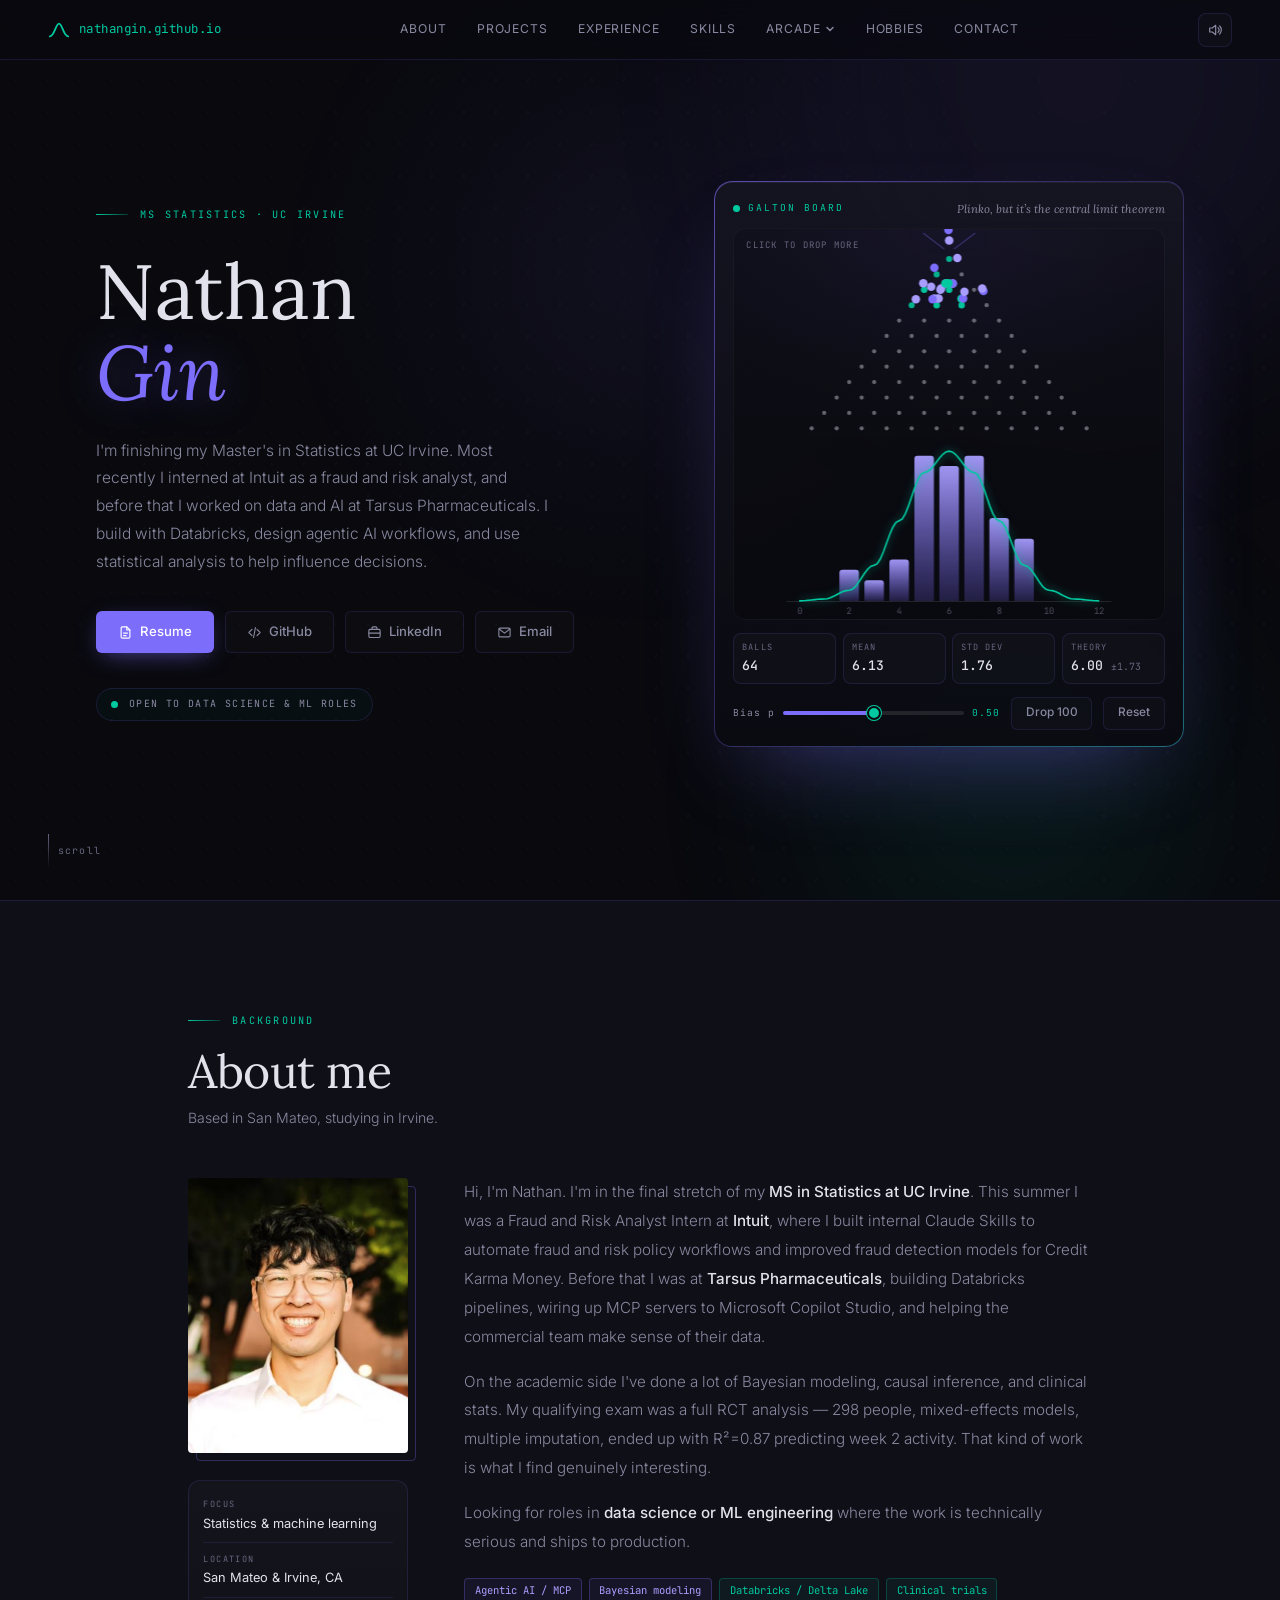
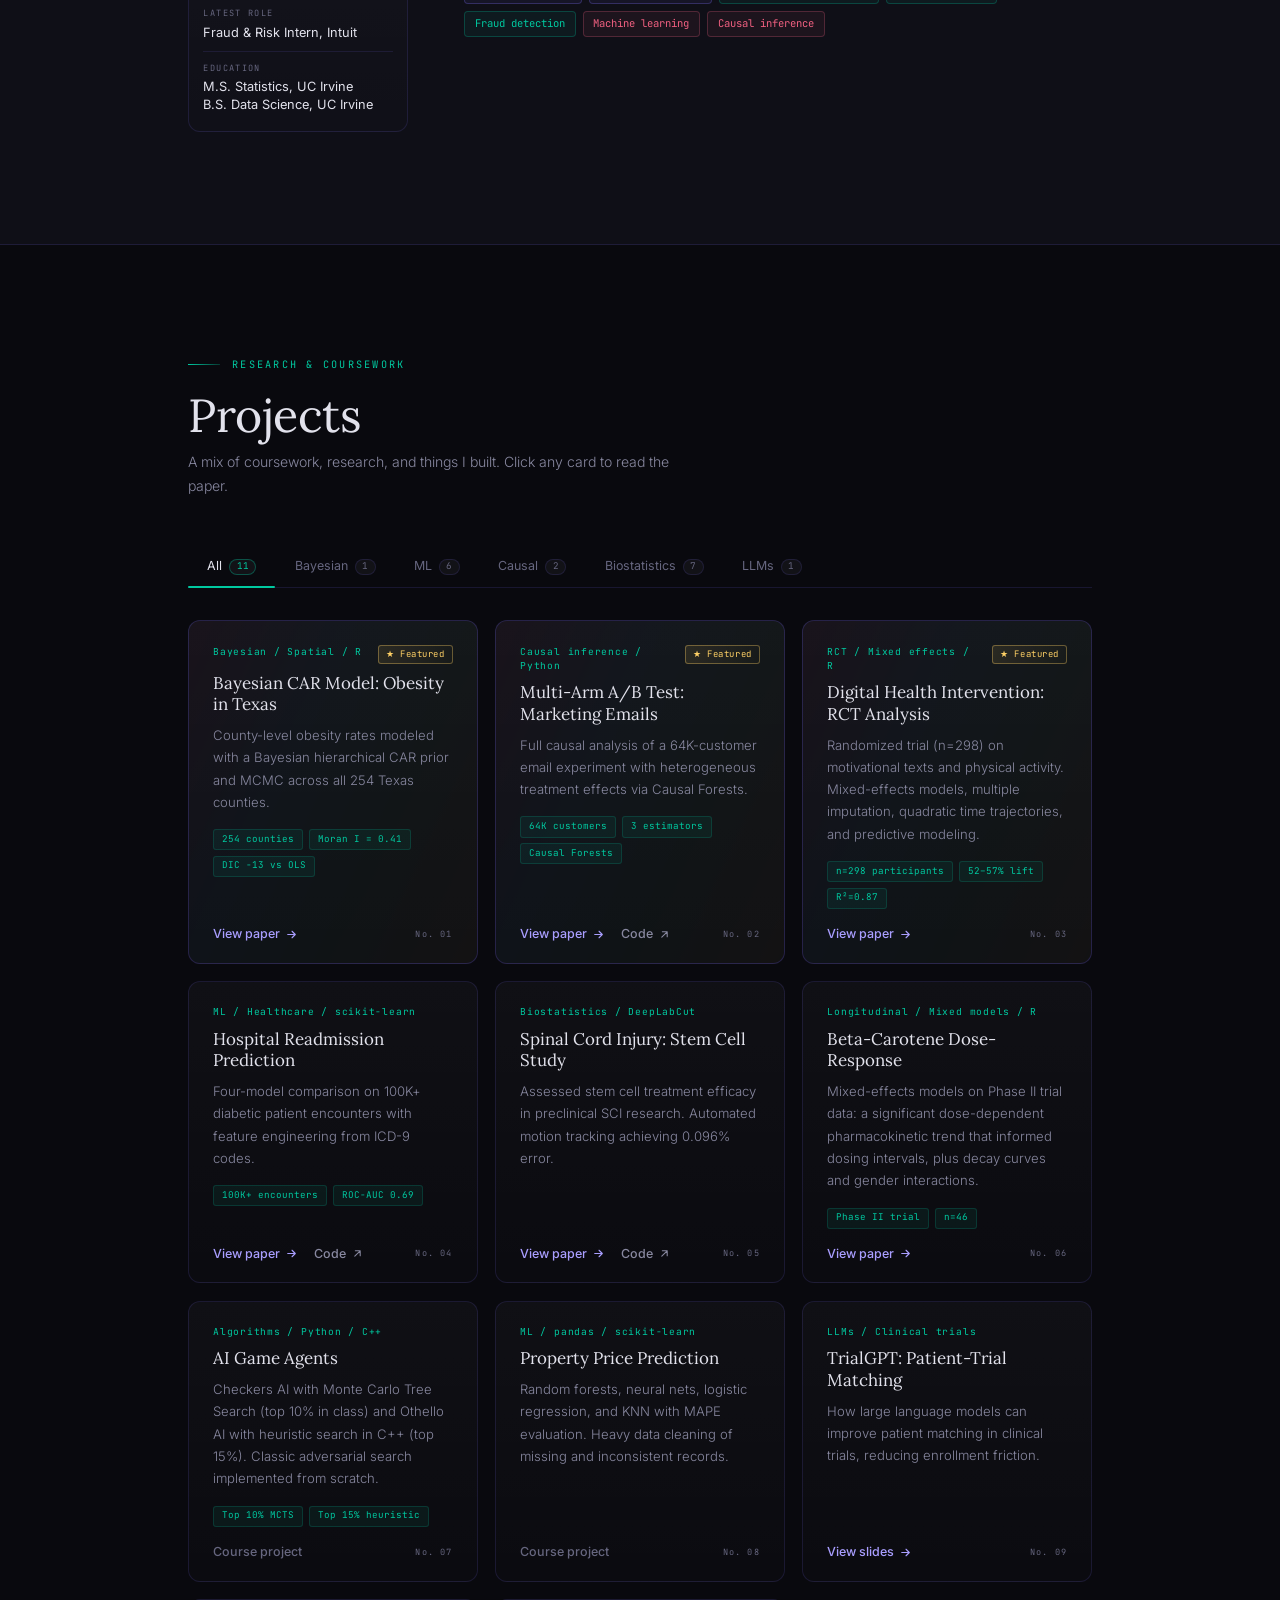
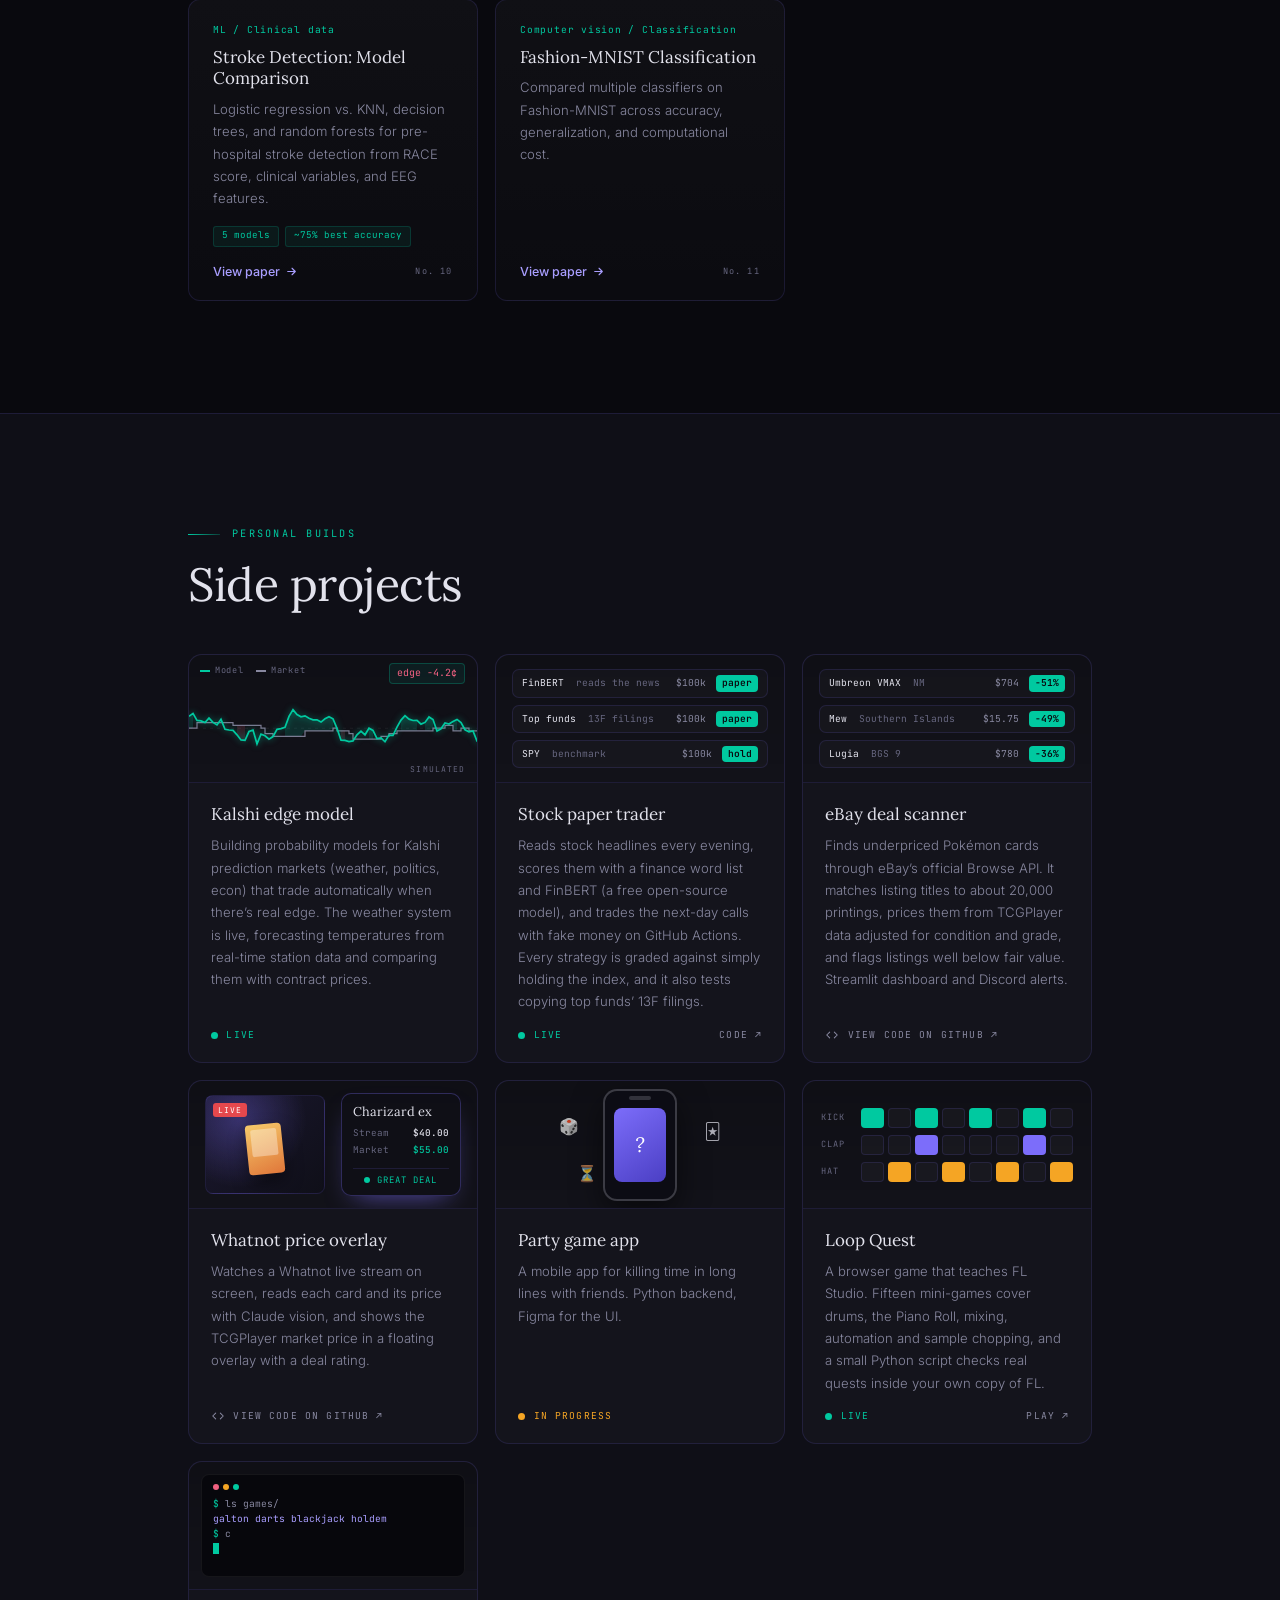
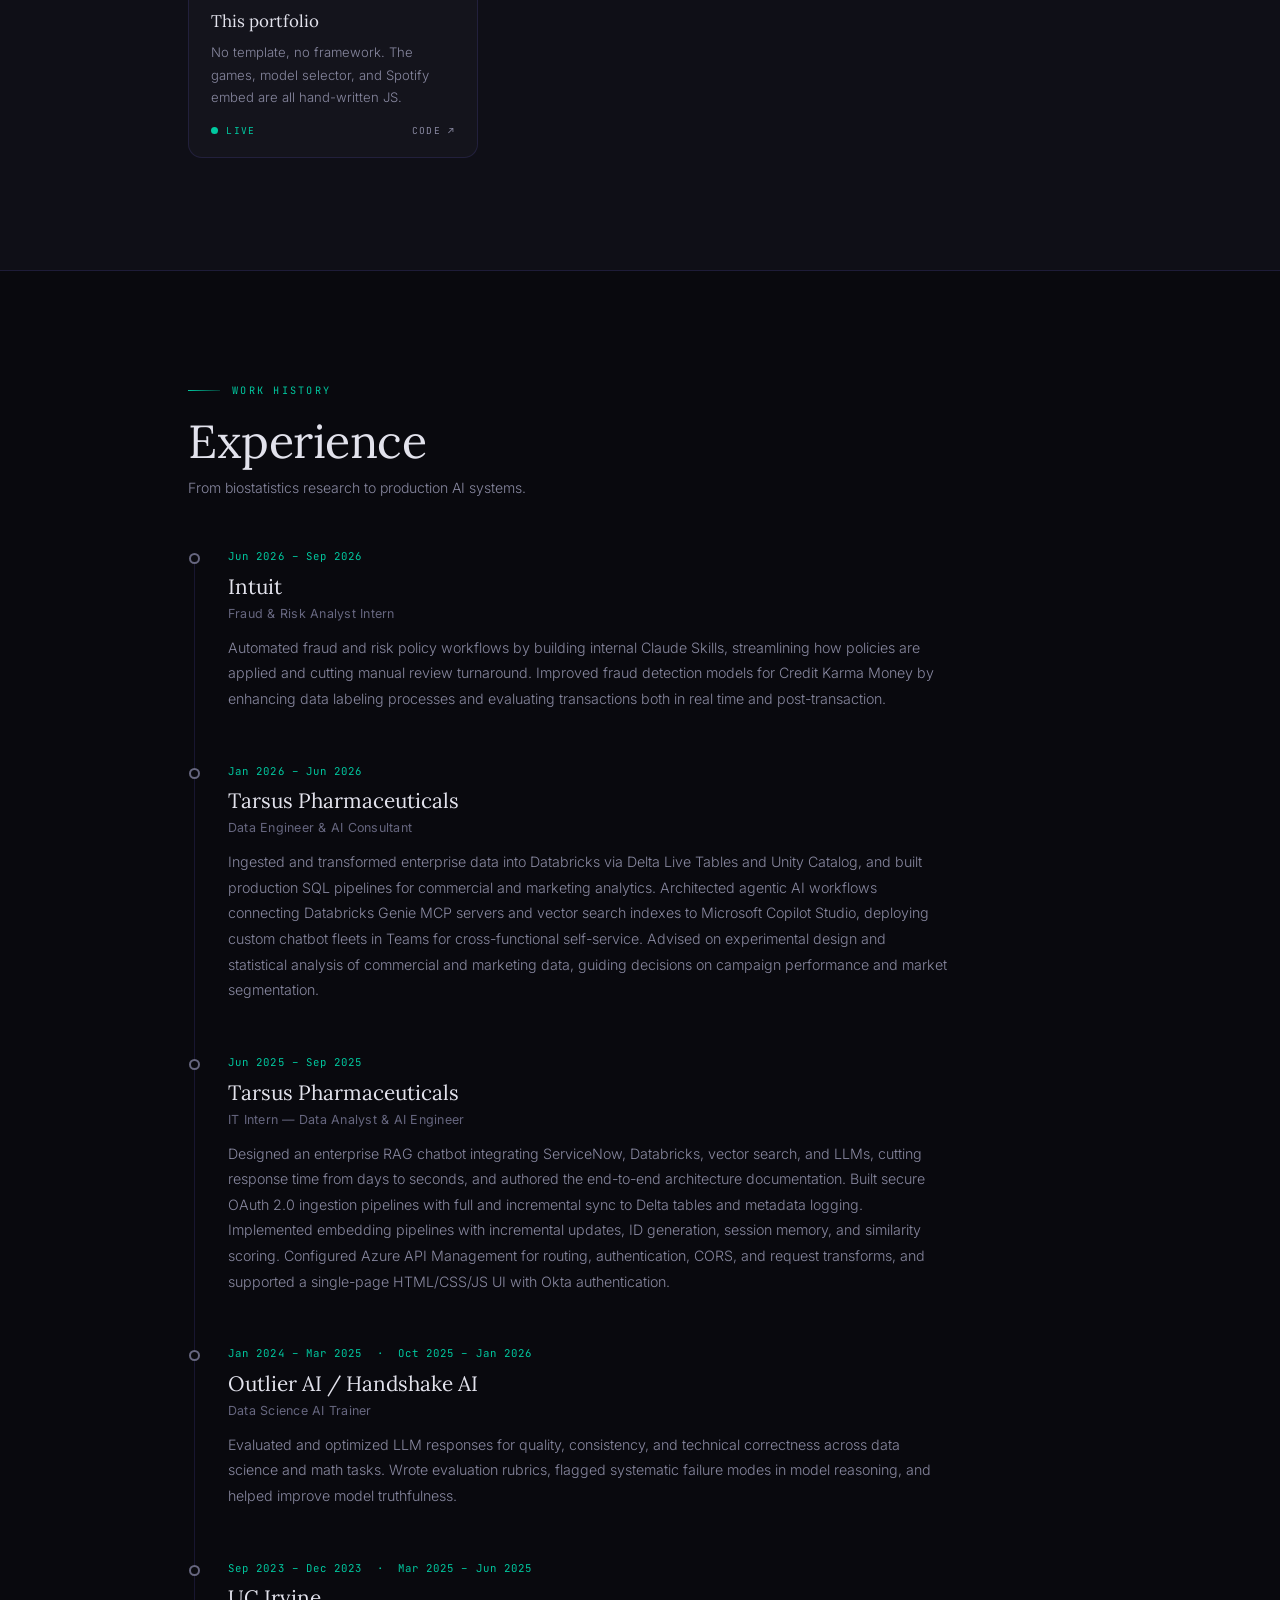
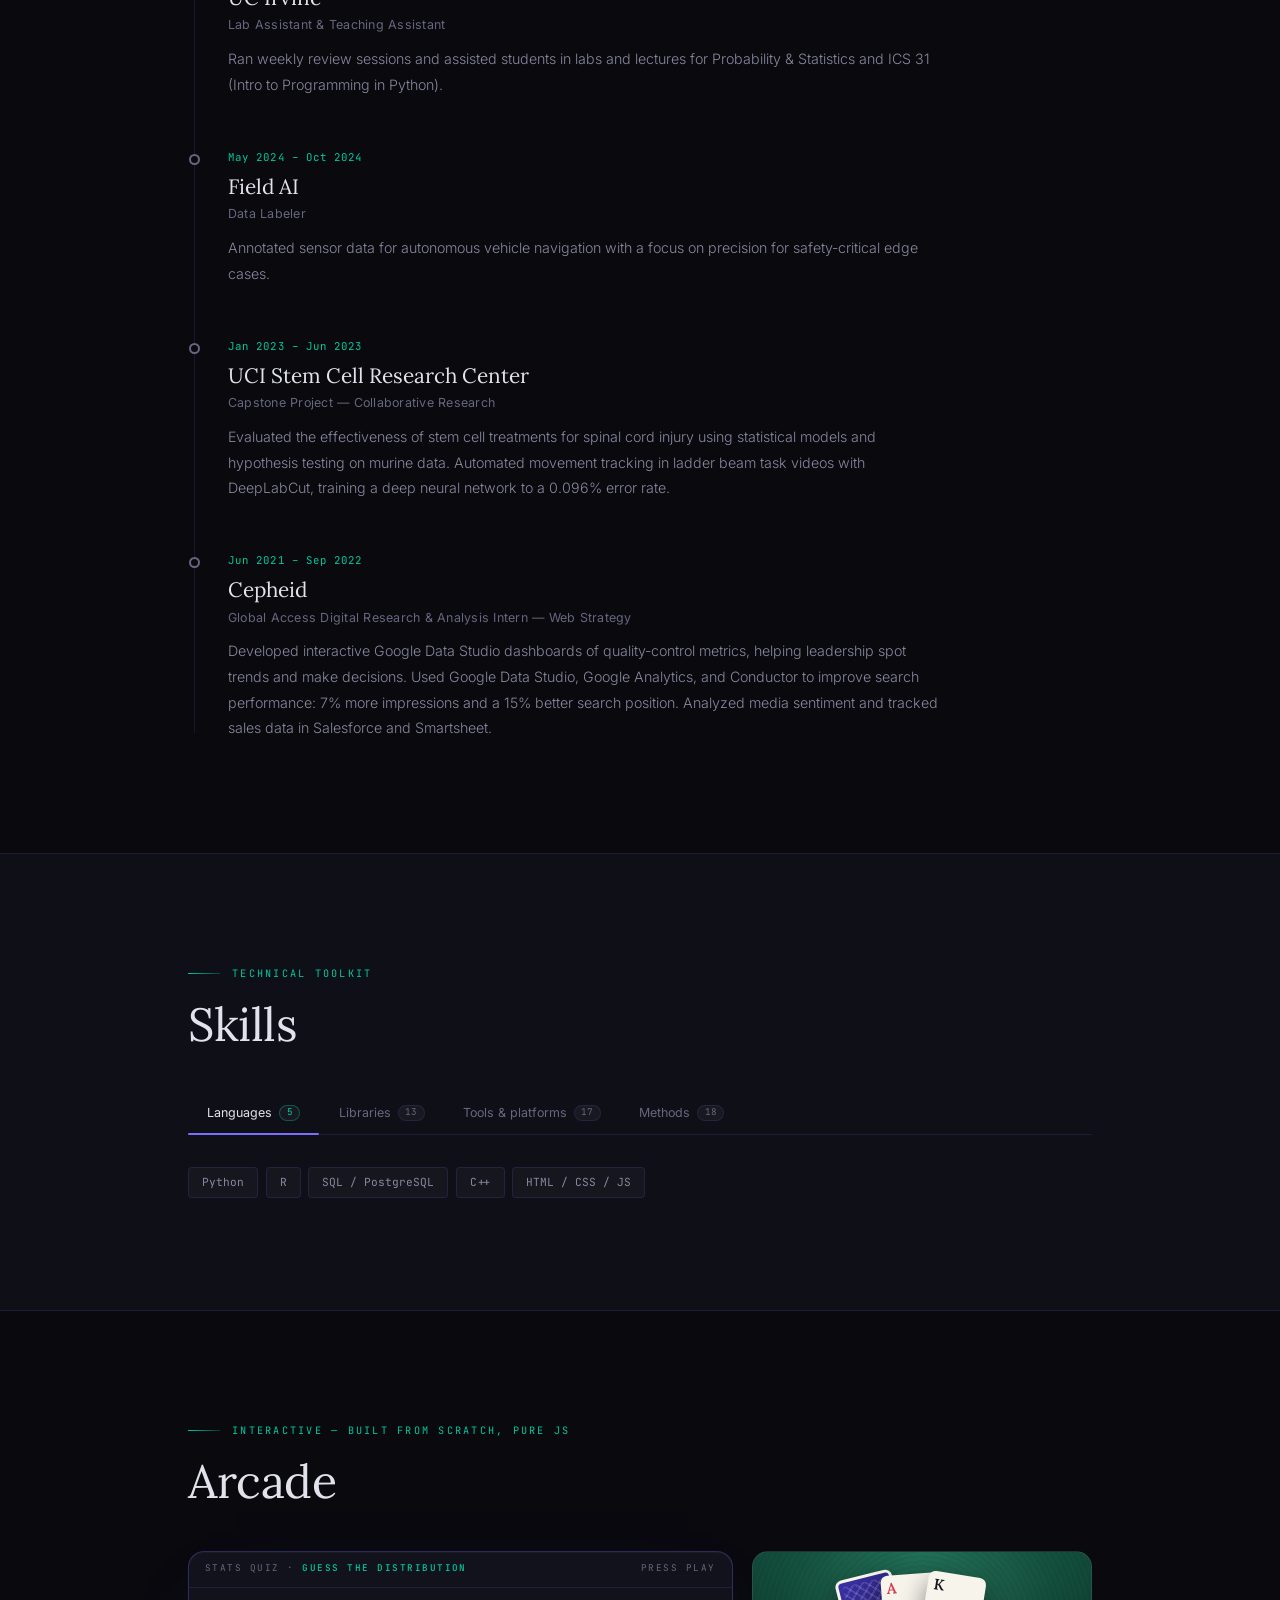
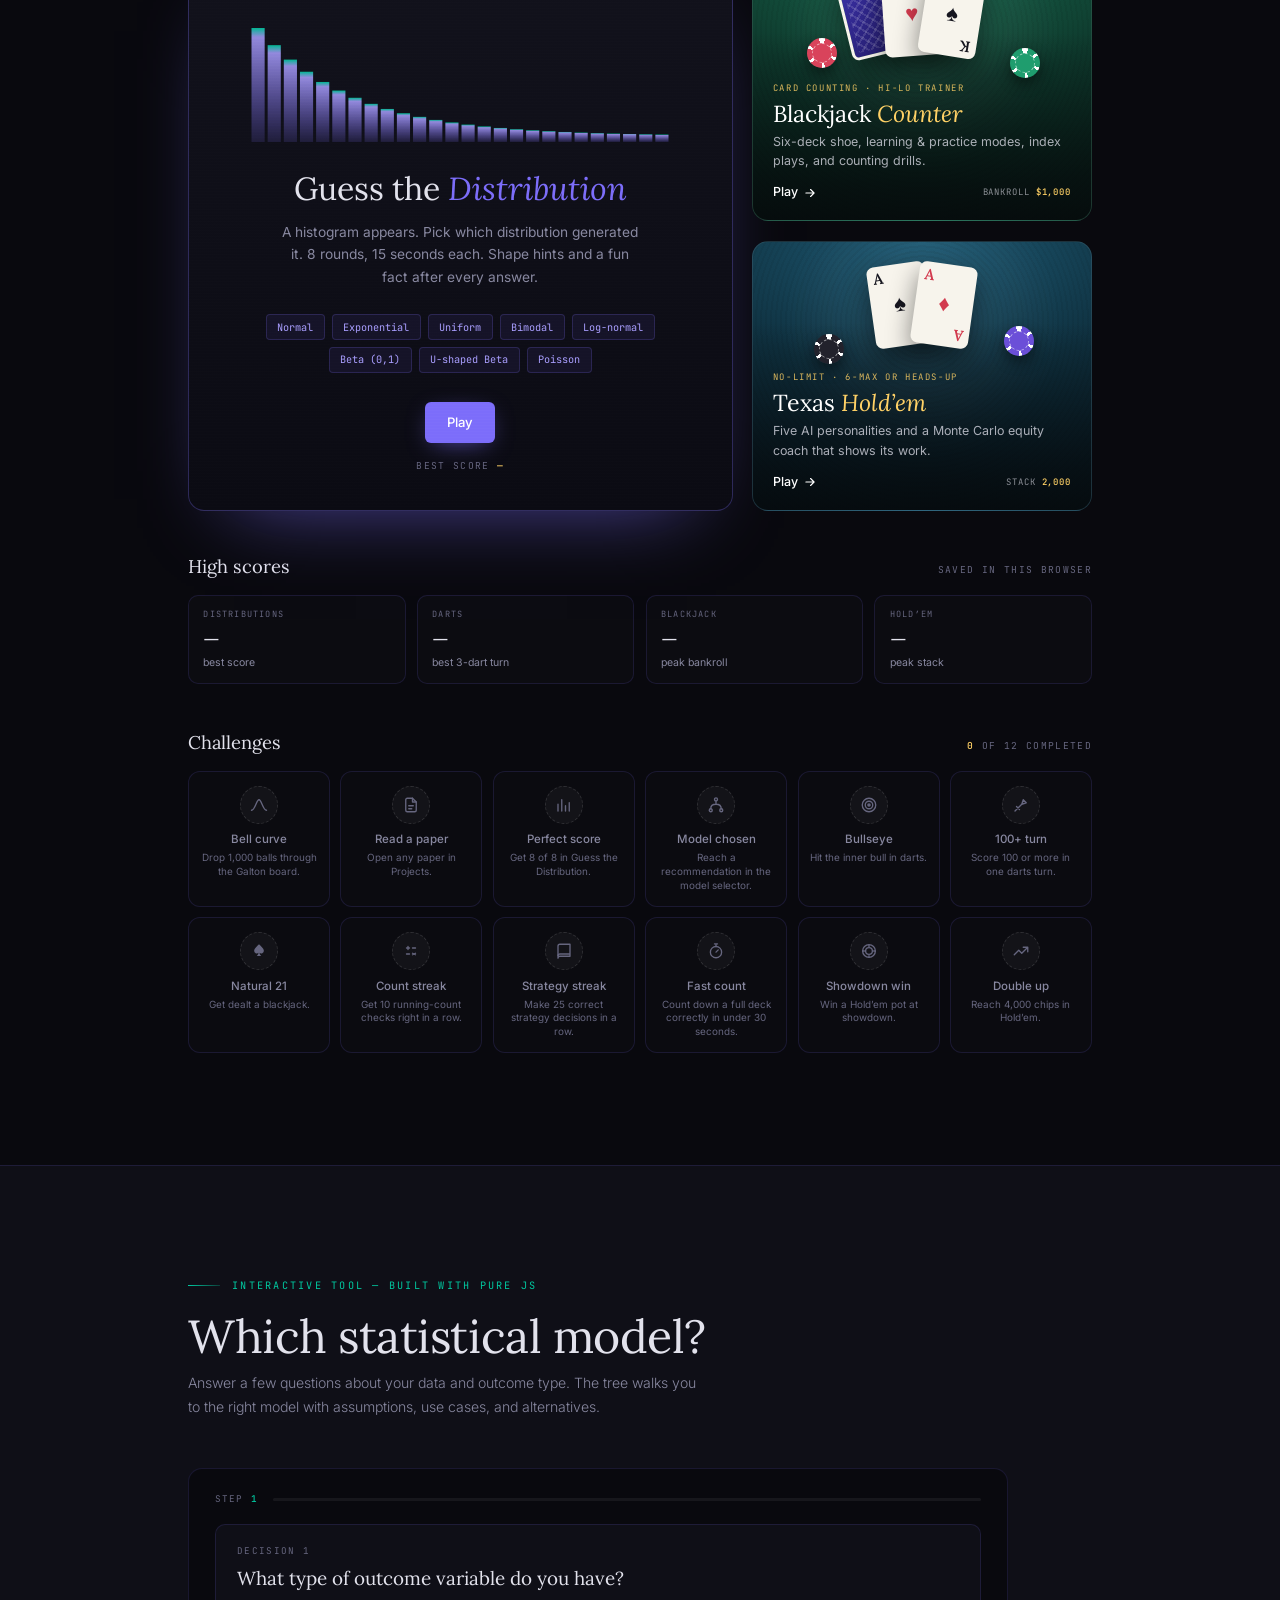
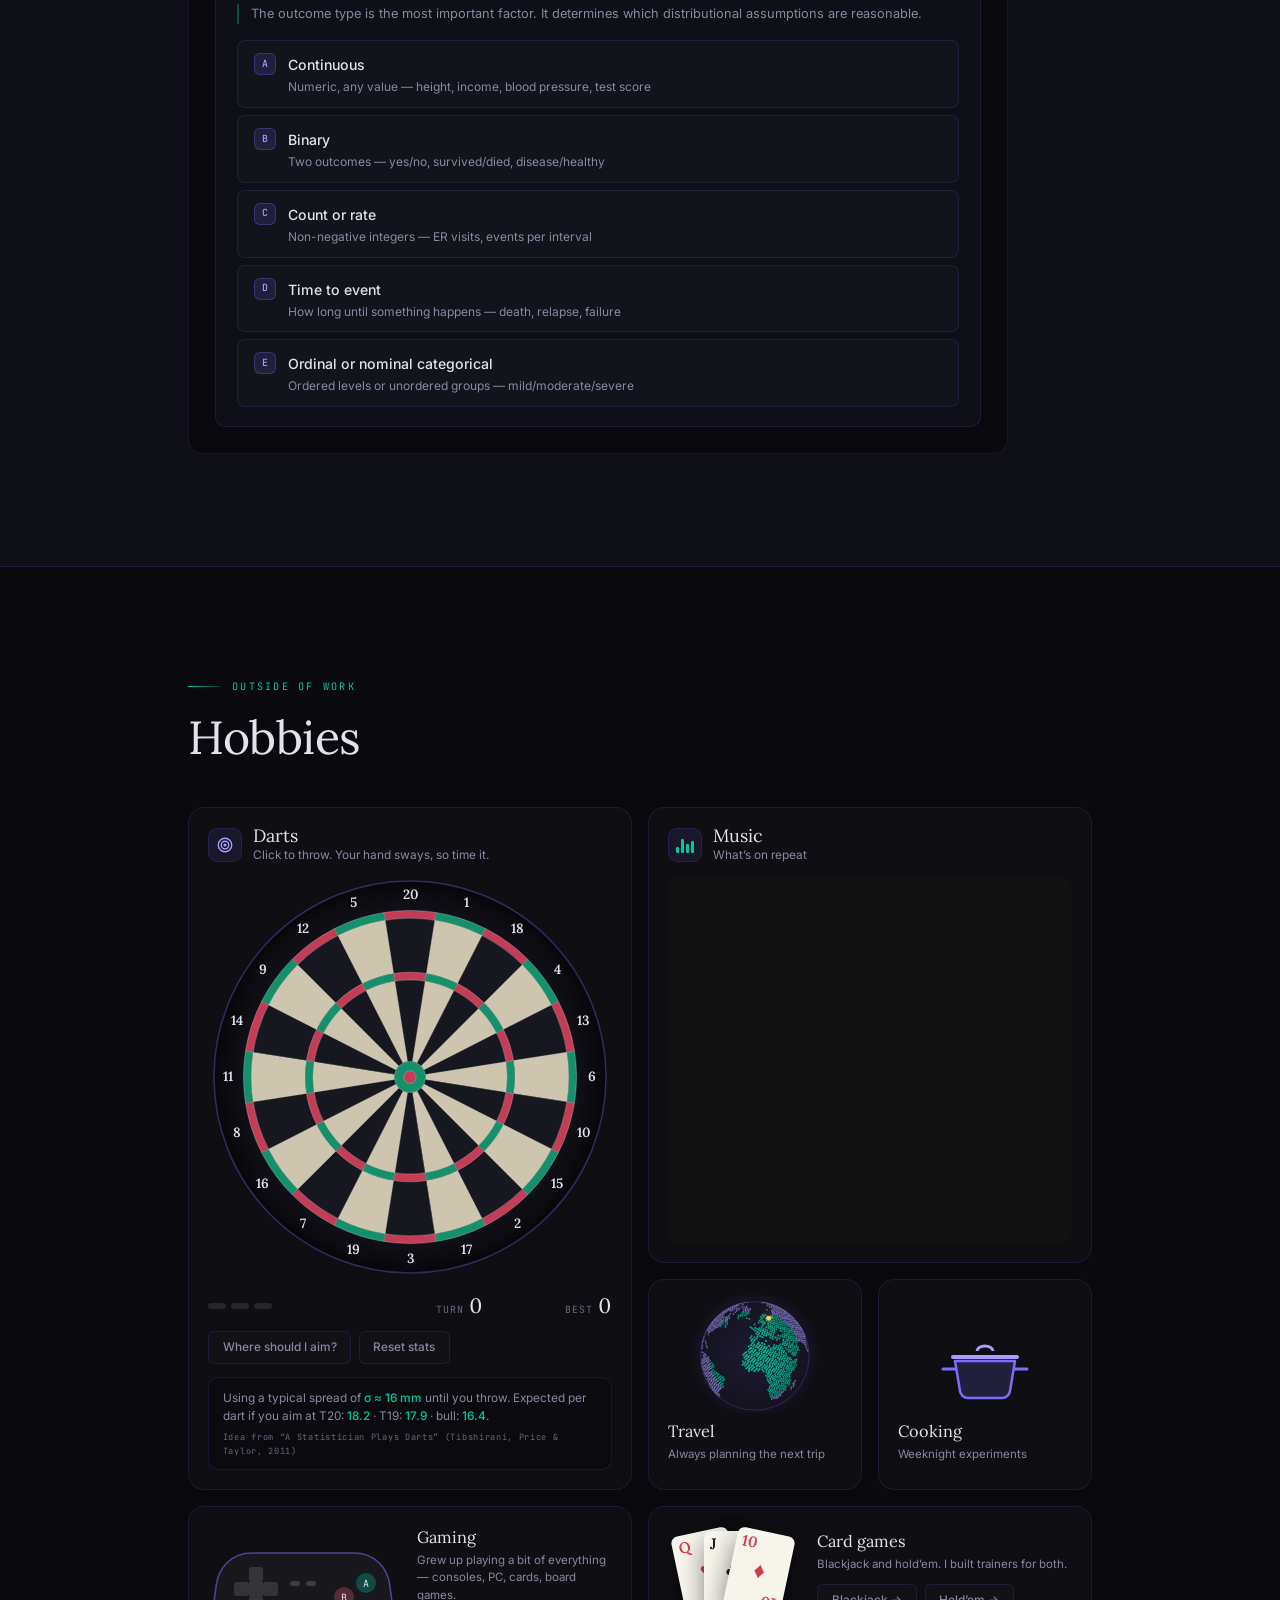
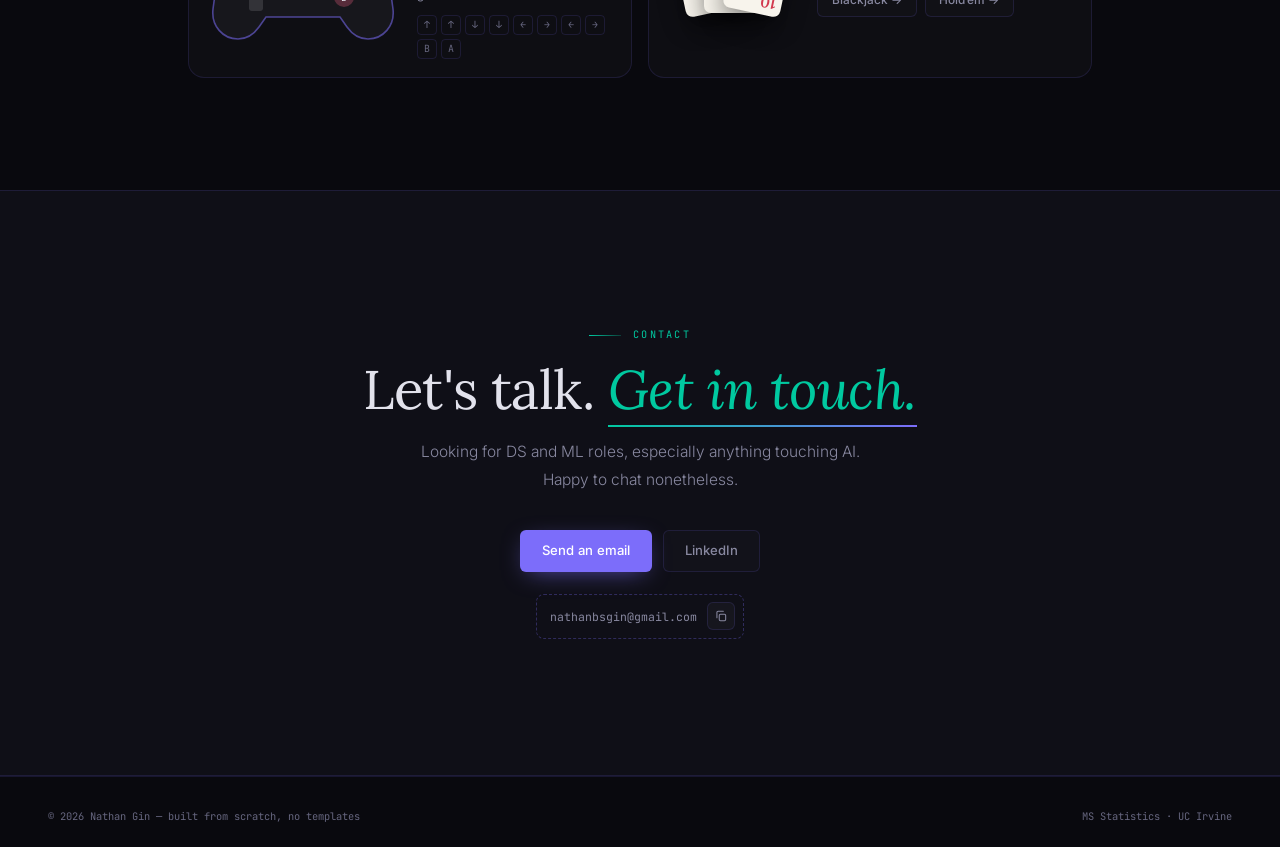
<file: index.html>
<!DOCTYPE html>
<html lang="en">
<head>
<meta charset="UTF-8"/>
<meta name="viewport" content="width=device-width,initial-scale=1.0"/>
<title>Nathan Gin — Statistics, Data Science & ML</title>
<meta name="description" content="Nathan Gin — MS Statistics at UC Irvine. Fraud and risk intern at Intuit, previously data and AI at Tarsus Pharmaceuticals. Projects in Bayesian modeling, causal inference, and ML, plus a small arcade."/>
<meta property="og:title" content="Nathan Gin — Statistics, Data Science & ML"/>
<meta property="og:description" content="Nathan Gin — MS Statistics at UC Irvine. Fraud and risk intern at Intuit, previously data and AI at Tarsus Pharmaceuticals. Projects in Bayesian modeling, causal inference, and ML, plus a small arcade."/>
<meta property="og:type" content="website"/>
<meta name="theme-color" content="#09090e"/>
<link rel="icon" href="data:image/svg+xml,%3Csvg xmlns='http://www.w3.org/2000/svg' viewBox='0 0 64 64'%3E%3Crect width='64' height='64' rx='14' fill='%2309090e'/%3E%3Cpath d='M8 47C20 47 23 15 32 15s12 32 24 32' fill='none' stroke='%2300c9a0' stroke-width='5' stroke-linecap='round'/%3E%3Ccircle cx='32' cy='15' r='4' fill='%237c6dfa'/%3E%3C/svg%3E"/>
<link rel="preconnect" href="https://fonts.googleapis.com">
<link rel="preconnect" href="https://fonts.gstatic.com" crossorigin>
<link href="https://fonts.googleapis.com/css2?family=Lora:ital,wght@0,400;0,500;0,600;1,400;1,500&family=Inter:wght@300;400;500;600&family=JetBrains+Mono:wght@400;500;600&display=swap" rel="stylesheet">
<style>
/* ==========================================================================
   NG — shared design system (portfolio + games)
   ========================================================================== */
:root{
  --bg:#09090e;--bg2:#0f0f17;--bg3:#151521;--bg4:#1b1b2a;
  --ink:#e2e2ec;--ink2:#8888a0;--ink3:#66667f;
  --violet:#7c6dfa;--violet2:#a99eff;--teal:#00c9a0;--teal2:#5fe3c4;--rose:#f06080;--gold:#ffd166;--amber:#f5a524;
  --edge:rgba(124,109,250,0.14);--edge2:rgba(124,109,250,0.3);
  --glass:rgba(255,255,255,0.025);
  --serif:'Lora',Georgia,'Times New Roman',serif;
  --sans:'Inter',system-ui,-apple-system,'Segoe UI',sans-serif;
  --mono:'JetBrains Mono',ui-monospace,'SFMono-Regular',Menlo,monospace;
  --ease:cubic-bezier(.2,.75,.2,1);
  --spring:cubic-bezier(.34,1.56,.64,1);
  --nav-h:60px;
}
*,*::before,*::after{box-sizing:border-box;margin:0;padding:0;}
html{scroll-behavior:smooth;scroll-padding-top:calc(var(--nav-h) + 10px);-webkit-text-size-adjust:100%;}
html{overflow-x:hidden;}
body{font-family:var(--sans);background:var(--bg);color:var(--ink);line-height:1.5;-webkit-font-smoothing:antialiased;}
body::before{content:'';position:fixed;inset:0;background-image:radial-gradient(circle,rgba(124,109,250,0.075) 1px,transparent 1px);background-size:32px 32px;pointer-events:none;z-index:0;}
img{max-width:100%;display:block;}
button{font:inherit;color:inherit;}
a{color:inherit;}
::selection{background:rgba(124,109,250,0.35);color:#fff;}
:focus-visible{outline:2px solid var(--teal);outline-offset:3px;border-radius:4px;}
.sr-only{position:absolute;width:1px;height:1px;padding:0;margin:-1px;overflow:hidden;clip:rect(0,0,0,0);border:0;}

/* spotlight that follows the pointer */
.spotlight{position:fixed;inset:0;pointer-events:none;z-index:0;background:radial-gradient(600px circle at var(--sx,50%) var(--sy,30%),rgba(124,109,250,0.07),transparent 60%);transition:opacity .4s;}

/* ---------- NAV ---------- */
.nav{position:fixed;top:0;left:0;right:0;height:var(--nav-h);z-index:100;padding:0 3rem;display:flex;align-items:center;justify-content:space-between;gap:1.5rem;background:rgba(9,9,14,0.72);backdrop-filter:blur(18px) saturate(140%);-webkit-backdrop-filter:blur(18px) saturate(140%);border-bottom:1px solid var(--edge);transition:background .3s;}
.nav.scrolled{background:rgba(9,9,14,0.88);}
.nav-logo{font-family:var(--mono);font-size:0.78rem;color:var(--teal);letter-spacing:0.04em;text-decoration:none;display:inline-flex;align-items:center;gap:.55rem;white-space:nowrap;}
.nav-logo .lg-mark{width:22px;height:22px;flex-shrink:0;}
.nav-logo:hover .lg-mark path{stroke-dashoffset:0;}
.nav-links{position:relative;display:flex;align-items:center;gap:1.9rem;}
.nav-links>a,.nav-dd-btn{font-size:0.76rem;color:var(--ink2);text-decoration:none;letter-spacing:0.07em;text-transform:uppercase;transition:color .2s;background:none;border:none;cursor:pointer;display:inline-flex;align-items:center;gap:.3rem;padding:.4rem 0;}
.nav-links>a:hover,.nav-dd-btn:hover,.nav-links>a.active,.nav-dd.active .nav-dd-btn{color:var(--ink);}
.nav-links>a.here{color:var(--teal);}
.nav-ind{position:absolute;bottom:-2px;height:2px;border-radius:2px;background:linear-gradient(90deg,var(--violet),var(--teal));transition:left .45s var(--ease),width .45s var(--ease),opacity .3s;opacity:0;pointer-events:none;}
.nav-dd{position:relative;}
.nav-dd-btn svg{width:10px;height:10px;transition:transform .25s;}
.nav-dd.open .nav-dd-btn svg{transform:rotate(180deg);}
.dd-menu{position:absolute;top:calc(100% + 14px);left:50%;transform:translate(-50%,-6px);min-width:300px;background:rgba(15,15,23,0.96);backdrop-filter:blur(18px);-webkit-backdrop-filter:blur(18px);border:1px solid var(--edge2);border-radius:12px;padding:.45rem;box-shadow:0 24px 60px rgba(0,0,0,.55);opacity:0;visibility:hidden;transition:opacity .2s,transform .25s var(--ease),visibility .2s;}
.nav-dd.open .dd-menu{opacity:1;visibility:visible;transform:translate(-50%,0);}
.dd-menu::before{content:'';position:absolute;top:-14px;left:0;right:0;height:14px;}
.dd-menu a{display:flex;gap:.8rem;align-items:center;padding:.6rem .7rem;border-radius:8px;text-decoration:none;transition:background .15s;}
.dd-menu a:hover,.dd-menu a:focus-visible{background:rgba(124,109,250,0.1);}
.dd-ic{width:34px;height:34px;border-radius:8px;display:grid;place-items:center;background:rgba(124,109,250,0.1);border:1px solid var(--edge);flex-shrink:0;color:var(--violet2);}
.dd-ic svg{width:17px;height:17px;}
.dd-menu b{display:block;font-size:.82rem;font-weight:500;color:var(--ink);}
.dd-menu small{display:block;font-size:.7rem;color:var(--ink2);margin-top:1px;}
.dd-sep{height:1px;background:var(--edge);margin:.35rem .5rem;}
.nav-tools{display:flex;align-items:center;gap:.5rem;}
.icon-btn{width:34px;height:34px;border-radius:8px;border:1px solid var(--edge);background:rgba(255,255,255,0.02);display:grid;place-items:center;cursor:pointer;color:var(--ink2);transition:color .2s,border-color .2s,background .2s;}
.icon-btn:hover{color:var(--ink);border-color:var(--edge2);background:rgba(124,109,250,0.08);}
.icon-btn svg{width:16px;height:16px;}
.sound-toggle .snd-off{display:none;}
.sound-toggle.muted .snd-on{display:none;}
.sound-toggle.muted .snd-off{display:block;}
.nav-burger{display:none;}
.nav-progress{position:absolute;left:0;bottom:-1px;height:2px;width:100%;transform-origin:left;transform:scaleX(var(--p,0));background:linear-gradient(90deg,var(--violet),var(--teal));opacity:.85;}
.mnav{position:fixed;inset:var(--nav-h) 0 0 0;z-index:99;background:rgba(9,9,14,0.97);backdrop-filter:blur(18px);-webkit-backdrop-filter:blur(18px);padding:2rem 1.6rem;display:flex;flex-direction:column;gap:.2rem;opacity:0;visibility:hidden;transform:translateY(-8px);transition:opacity .25s,transform .3s var(--ease),visibility .25s;overflow-y:auto;}
.mnav.open{opacity:1;visibility:visible;transform:none;}
.mnav a{font-family:var(--serif);font-size:1.6rem;color:var(--ink);text-decoration:none;padding:.55rem 0;border-bottom:1px solid var(--edge);display:flex;justify-content:space-between;align-items:center;}
.mnav a small{font-family:var(--mono);font-size:.62rem;color:var(--teal);letter-spacing:.14em;text-transform:uppercase;}
.mnav .mnav-label{font-family:var(--mono);font-size:.62rem;color:var(--ink3);letter-spacing:.18em;text-transform:uppercase;margin:1.4rem 0 .3rem;}

/* ---------- BUTTONS ---------- */
.btn{position:relative;display:inline-flex;align-items:center;justify-content:center;gap:.45rem;padding:.62rem 1.3rem;font-size:.82rem;font-weight:500;border-radius:6px;text-decoration:none;cursor:pointer;border:1px solid transparent;transition:transform .25s var(--ease),background .2s,border-color .2s,color .2s,box-shadow .25s;overflow:hidden;white-space:nowrap;}
.btn svg{width:15px;height:15px;flex-shrink:0;}
.btn-fill{background:var(--violet);color:#fff;box-shadow:0 6px 24px -8px rgba(124,109,250,.7);}
.btn-fill:hover{transform:translateY(-1px);box-shadow:0 10px 30px -8px rgba(124,109,250,.85);}
.btn-fill::after{content:'';position:absolute;top:0;bottom:0;width:40%;left:-60%;background:linear-gradient(100deg,transparent,rgba(255,255,255,.28),transparent);transform:skewX(-18deg);transition:left .6s var(--ease);}
.btn-fill:hover::after{left:130%;}
.btn-ghost{background:rgba(255,255,255,0.015);color:var(--ink2);border-color:var(--edge);}
.btn-ghost:hover{color:var(--ink);border-color:var(--edge2);background:rgba(124,109,250,0.07);transform:translateY(-1px);}
.btn-teal{background:var(--teal);color:#04120e;}
.btn-teal:hover{transform:translateY(-1px);filter:brightness(1.08);}
.btn:disabled,.btn[aria-disabled="true"]{opacity:.38;cursor:default;transform:none!important;box-shadow:none;}
.btn-sm{padding:.42rem .85rem;font-size:.74rem;}
kbd{font-family:var(--mono);font-size:.62rem;padding:.08rem .34rem;border-radius:4px;border:1px solid var(--edge2);border-bottom-width:2px;background:rgba(255,255,255,.03);color:var(--ink2);}

/* ---------- SECTION SYSTEM (spacing / eyebrows / titles) ---------- */
.sec{position:relative;z-index:1;padding:7rem 3rem;max-width:1000px;margin:0 auto;}
.sec-alt{position:relative;z-index:1;background:var(--bg2);border-top:1px solid var(--edge);border-bottom:1px solid var(--edge);}
.sec-alt>.sec-inner{max-width:1000px;margin:0 auto;padding:7rem 3rem;position:relative;z-index:1;}
.eyebrow{font-family:var(--mono);font-size:0.64rem;color:var(--teal);letter-spacing:0.22em;text-transform:uppercase;margin-bottom:1.1rem;display:flex;align-items:center;gap:0.75rem;}
.eyebrow::before{content:'';display:inline-block;width:2rem;height:1px;background:linear-gradient(90deg,var(--teal),rgba(0,201,160,0.25));transform-origin:left;transition:transform .9s var(--ease) .1s;}
.eyebrow.center{justify-content:center;}
.sec-title{font-family:var(--serif);font-size:clamp(2rem,3.8vw,2.9rem);font-weight:400;color:var(--ink);margin-bottom:2.8rem;line-height:1.08;letter-spacing:-0.01em;}
.sec-title em{font-style:italic;color:var(--violet);}
.sec-title+.sec-subtitle{margin-top:-2.2rem;}
.sec-subtitle{font-size:0.88rem;font-weight:300;color:var(--ink2);margin-bottom:3rem;line-height:1.75;max-width:520px;}

/* ---------- REVEAL ---------- */
.reveal{--rv:opacity .8s var(--ease) var(--d,0s),translate .8s var(--ease) var(--d,0s);opacity:0;translate:0 22px;transition:var(--rv);}
.reveal.in{opacity:1;translate:none;}
.reveal:not(.in) .eyebrow::before{transform:scaleX(0);}

/* ---------- CURSOR ---------- */
.cur-dot,.cur-ring{position:fixed;top:0;left:0;pointer-events:none;border-radius:50%;z-index:9999;opacity:0;transition:opacity .3s;}
.cur-dot{width:5px;height:5px;background:var(--violet);}
.cur-ring{width:32px;height:32px;border:1px solid rgba(124,109,250,0.45);transition:width .28s var(--ease),height .28s var(--ease),border-color .28s,opacity .3s,background .28s;}
.cur-ring.hover{width:46px;height:46px;border-color:rgba(124,109,250,0.8);background:rgba(124,109,250,0.06);}
body.has-cursor .cur-dot,body.has-cursor .cur-ring{opacity:1;}

/* ---------- TOASTS ---------- */
.toasts{position:fixed;right:1.2rem;bottom:1.2rem;z-index:500;display:flex;flex-direction:column;gap:.6rem;pointer-events:none;max-width:min(360px,calc(100vw - 2.4rem));}
.toast{pointer-events:auto;display:flex;gap:.75rem;align-items:flex-start;background:rgba(17,17,27,0.96);backdrop-filter:blur(14px);-webkit-backdrop-filter:blur(14px);border:1px solid var(--edge2);border-radius:12px;padding:.8rem 1rem;box-shadow:0 18px 50px rgba(0,0,0,.5);transform:translateX(120%);opacity:0;transition:transform .5s var(--spring),opacity .3s;}
.toast.show{transform:none;opacity:1;}
.toast.out{transform:translateX(120%);opacity:0;transition:transform .35s var(--ease),opacity .3s;}
.toast-ic{width:32px;height:32px;border-radius:8px;display:grid;place-items:center;flex-shrink:0;background:rgba(0,201,160,.12);color:var(--teal);}
.toast-ic svg{width:17px;height:17px;}
.toast.toast-ach{border-color:rgba(255,209,102,.45);background:linear-gradient(135deg,rgba(40,32,12,.97),rgba(17,17,27,.97));}
.toast.toast-ach .toast-ic{background:rgba(255,209,102,.15);color:var(--gold);}
.toast-k{font-family:var(--mono);font-size:.58rem;letter-spacing:.16em;text-transform:uppercase;color:var(--teal);}
.toast.toast-ach .toast-k{color:var(--gold);}
.toast-t{font-size:.86rem;font-weight:500;color:var(--ink);margin-top:1px;}
.toast-d{font-size:.74rem;color:var(--ink2);margin-top:2px;line-height:1.45;}

/* ---------- SMALL UI PARTS ---------- */
.seg{display:inline-flex;border:1px solid var(--edge);border-radius:8px;padding:3px;background:rgba(255,255,255,.02);gap:2px;}
.seg button{font-family:var(--mono);font-size:.66rem;letter-spacing:.06em;padding:.38rem .8rem;border:none;background:transparent;color:var(--ink2);border-radius:6px;cursor:pointer;transition:background .2s,color .2s;}
.seg button:hover{color:var(--ink);}
.seg button.on{background:var(--violet);color:#fff;}
.switch{display:inline-flex;align-items:center;gap:.55rem;cursor:pointer;font-size:.74rem;color:var(--ink2);user-select:none;}
.switch input{position:absolute;opacity:0;pointer-events:none;}
.switch .tr{width:32px;height:18px;border-radius:9px;background:rgba(255,255,255,.08);border:1px solid var(--edge2);position:relative;transition:background .2s;flex-shrink:0;}
.switch .tr::after{content:'';position:absolute;top:2px;left:2px;width:12px;height:12px;border-radius:50%;background:var(--ink2);transition:transform .25s var(--spring),background .2s;}
.switch input:checked+.tr{background:rgba(0,201,160,.25);border-color:rgba(0,201,160,.5);}
.switch input:checked+.tr::after{transform:translateX(14px);background:var(--teal);}
.switch input:focus-visible+.tr{outline:2px solid var(--teal);outline-offset:2px;}
.tabs{position:relative;display:flex;border-bottom:1px solid var(--edge);flex-wrap:wrap;}
.tabs button{font-size:.78rem;color:var(--ink3);padding:.65rem 1.2rem;cursor:pointer;background:none;border:none;border-bottom:2px solid transparent;margin-bottom:-1px;transition:color .2s;user-select:none;display:inline-flex;gap:.45rem;align-items:center;}
.tabs button:hover{color:var(--ink2);}
.tabs button.on{color:var(--ink);}
.tabs .cnt{font-family:var(--mono);font-size:.58rem;color:var(--ink3);background:rgba(255,255,255,.04);border:1px solid var(--edge);border-radius:10px;padding:0 .4rem;line-height:1.5;}
.tabs button.on .cnt{color:var(--teal);border-color:rgba(0,201,160,.35);}
.tabs .tab-ind{position:absolute;bottom:-1px;height:2px;background:var(--teal);transition:left .4s var(--ease),width .4s var(--ease);border-radius:2px;}
.tabs.violet .tab-ind{background:var(--violet);}
.page-tabs{position:relative;display:flex;border-bottom:1px solid var(--edge);margin-bottom:2.2rem;gap:.2rem;overflow-x:auto;scrollbar-width:none;}
.page-tabs::-webkit-scrollbar{display:none;}
.page-tabs button{font-family:var(--mono);font-size:.72rem;letter-spacing:.08em;text-transform:uppercase;color:var(--ink3);padding:.7rem 1.1rem;background:none;border:none;border-bottom:2px solid transparent;margin-bottom:-1px;cursor:pointer;transition:color .2s;white-space:nowrap;display:inline-flex;gap:.5rem;align-items:center;}
.page-tabs button svg{width:14px;height:14px;}
.page-tabs button:hover{color:var(--ink2);}
.page-tabs button.on{color:var(--teal);}
.page-tabs .tab-ind{position:absolute;bottom:-1px;height:2px;background:var(--teal);transition:left .4s var(--ease),width .4s var(--ease);}
.panel{display:none;}
.panel.on{display:block;animation:panelIn .45s var(--ease);}
@keyframes panelIn{from{opacity:0;transform:translateY(8px);}to{opacity:1;transform:none;}}
.pulse-dot{display:inline-block;width:7px;height:7px;border-radius:50%;background:var(--teal);box-shadow:0 0 0 0 rgba(0,201,160,.6);animation:pulseDot 2s infinite;flex-shrink:0;}
.pulse-dot.amber{background:var(--amber);box-shadow:0 0 0 0 rgba(245,165,36,.6);animation-name:pulseDotA;}
@keyframes pulseDot{0%{box-shadow:0 0 0 0 rgba(0,201,160,.55);}70%{box-shadow:0 0 0 8px rgba(0,201,160,0);}100%{box-shadow:0 0 0 0 rgba(0,201,160,0);}}
@keyframes pulseDotA{0%{box-shadow:0 0 0 0 rgba(245,165,36,.55);}70%{box-shadow:0 0 0 8px rgba(245,165,36,0);}100%{box-shadow:0 0 0 0 rgba(245,165,36,0);}}
.tip{position:fixed;z-index:600;pointer-events:none;background:rgba(17,17,27,.97);border:1px solid var(--edge2);border-radius:8px;padding:.5rem .7rem;font-size:.74rem;color:var(--ink);max-width:260px;box-shadow:0 12px 30px rgba(0,0,0,.5);opacity:0;transform:translateY(4px);transition:opacity .15s,transform .15s;line-height:1.45;}
.tip.show{opacity:1;transform:none;}
.tip b{color:var(--teal);font-weight:500;}
.tip .tip-k{font-family:var(--mono);font-size:.58rem;color:var(--ink3);letter-spacing:.12em;text-transform:uppercase;display:block;margin-bottom:2px;}

/* confetti (konami / wins) */
.confetti{position:fixed;inset:0;pointer-events:none;z-index:700;overflow:hidden;}
.confetti span{position:absolute;top:-40px;font-size:22px;will-change:transform;animation:fall linear forwards;}
@keyframes fall{to{transform:translate3d(var(--dx,0),110vh,0) rotate(var(--rot,540deg));}}

/* ---------- FOOTER ---------- */
footer.site-foot{position:relative;z-index:1;border-top:1px solid var(--edge);padding:2rem 3rem;display:flex;justify-content:space-between;align-items:center;gap:1rem;flex-wrap:wrap;}
footer.site-foot p{font-family:var(--mono);font-size:0.65rem;color:var(--ink3);}

/* ---------- RESPONSIVE ---------- */
@media(max-width:1060px){
  .nav{padding:0 1.5rem;}
  .nav-links{display:none;}
  .nav-burger{display:grid;}
}
@media(max-width:900px){
  .sec{padding:4.5rem 1.5rem;}
  .sec-alt>.sec-inner{padding:4.5rem 1.5rem;}
  footer.site-foot{padding:1.5rem;flex-direction:column;text-align:center;}
}
@media (hover:none),(pointer:coarse){
  .cur-dot,.cur-ring,.spotlight{display:none!important;}
}
@media (prefers-reduced-motion:reduce){
  html{scroll-behavior:auto;}
  *,*::before,*::after{animation-duration:.001ms!important;animation-iteration-count:1!important;transition-duration:.001ms!important;}
  .reveal{opacity:1;translate:none;}
  .cur-dot,.cur-ring{display:none!important;}
}

/* ==========================================================================
   Portfolio page
   ========================================================================== */

/* ---------- HERO ---------- */
.hero{position:relative;min-height:100vh;display:flex;align-items:center;padding:calc(var(--nav-h) + 3rem) 6rem 5rem;z-index:1;overflow:hidden;}
.hero-grid{display:grid;grid-template-columns:minmax(0,1fr) minmax(0,470px);gap:4.5rem;align-items:center;width:100%;max-width:1200px;margin:0 auto;}
.hero-left{max-width:580px;}
.orb{position:absolute;border-radius:50%;pointer-events:none;filter:blur(110px);opacity:0.09;will-change:transform;}
.orb-a{width:600px;height:600px;background:var(--violet);top:-220px;right:-100px;animation:floatOrb 9s ease-in-out infinite;}
.orb-b{width:380px;height:380px;background:var(--teal);bottom:-80px;right:80px;animation:floatOrb 13s ease-in-out infinite reverse;}
@keyframes floatOrb{0%,100%{transform:translate(0,0)}50%{transform:translate(-20px,14px)}}
.hero-label{font-family:var(--mono);font-size:0.64rem;color:var(--teal);letter-spacing:0.22em;text-transform:uppercase;margin-bottom:1.8rem;display:flex;align-items:center;gap:0.75rem;}
.hero-label::before{content:'';display:inline-block;width:2rem;height:1px;background:linear-gradient(90deg,var(--teal),rgba(0,201,160,0.25));transform-origin:left;animation:lineIn 1s var(--ease) .15s both;}
@keyframes lineIn{from{transform:scaleX(0)}to{transform:scaleX(1)}}
.hero-name{font-family:var(--serif);font-size:clamp(3rem,6vw,5.5rem);font-weight:400;line-height:1.05;color:var(--ink);margin-bottom:1.5rem;}
.hero-name .w{display:inline-block;animation:riseIn 1.1s var(--ease) both;}
.hero-name .w:nth-of-type(2){animation-delay:.12s;}
.hero-name .it{font-style:italic;color:var(--violet);text-shadow:0 0 40px rgba(124,109,250,.35);}
@keyframes riseIn{from{opacity:0;transform:translateY(40%) rotate(2deg);filter:blur(6px)}to{opacity:1;transform:none;filter:none}}
.hero-sub{font-size:0.97rem;font-weight:300;color:var(--ink2);max-width:460px;line-height:1.8;margin-bottom:2.2rem;animation:fadeUp 1s var(--ease) .3s both;}
.hero-links{display:flex;gap:0.7rem;flex-wrap:wrap;animation:fadeUp 1s var(--ease) .42s both;}
@keyframes fadeUp{from{opacity:0;transform:translateY(14px)}to{opacity:1;transform:none}}
.hero-status{margin-top:2.2rem;display:inline-flex;gap:.65rem;align-items:center;font-family:var(--mono);font-size:.62rem;letter-spacing:.14em;text-transform:uppercase;color:var(--ink2);padding:.5rem .9rem;border:1px solid var(--edge);border-radius:999px;background:rgba(0,201,160,.035);animation:fadeUp 1s var(--ease) .55s both;}
.scroll-hint{position:absolute;bottom:2rem;left:3rem;display:flex;align-items:center;gap:0.55rem;font-family:var(--mono);font-size:0.62rem;color:var(--ink3);letter-spacing:0.12em;text-decoration:none;}
.scroll-line{width:1px;height:34px;background:linear-gradient(to bottom,var(--ink3),transparent);position:relative;overflow:hidden;}
.scroll-line::after{content:'';position:absolute;left:0;top:-40%;width:1px;height:40%;background:var(--teal);animation:scrollDrop 2.2s var(--ease) infinite;}
@keyframes scrollDrop{to{top:110%}}

/* Galton board card */
.galton-card{position:relative;border-radius:18px;padding:1.1rem 1.15rem 1rem;background:linear-gradient(180deg,rgba(22,22,34,.82),rgba(11,11,18,.9));border:1px solid var(--edge2);box-shadow:0 40px 90px -40px rgba(124,109,250,.45),inset 0 1px 0 rgba(255,255,255,.05);animation:fadeUp 1.1s var(--ease) .35s both;}
.galton-card::before{content:'';position:absolute;inset:-1px;border-radius:19px;padding:1px;background:linear-gradient(140deg,rgba(124,109,250,.55),transparent 35%,transparent 65%,rgba(0,201,160,.45));-webkit-mask:linear-gradient(#000 0 0) content-box,linear-gradient(#000 0 0);-webkit-mask-composite:xor;mask-composite:exclude;pointer-events:none;}
.gc-head{display:flex;justify-content:space-between;align-items:center;gap:.8rem;margin-bottom:.7rem;}
.gc-title{font-family:var(--mono);font-size:.6rem;letter-spacing:.2em;text-transform:uppercase;color:var(--teal);display:flex;align-items:center;gap:.5rem;}
.gc-sub{font-size:.72rem;color:var(--ink2);font-style:italic;font-family:var(--serif);}
.gc-canvas-wrap{position:relative;border-radius:12px;overflow:hidden;background:radial-gradient(120% 80% at 50% 0%,rgba(124,109,250,.07),transparent 60%),rgba(0,0,0,.25);border:1px solid rgba(255,255,255,.04);}
#galton{display:block;width:100%;height:390px;cursor:crosshair;touch-action:manipulation;}
.gc-tap{position:absolute;top:.6rem;left:.75rem;font-family:var(--mono);font-size:.56rem;letter-spacing:.14em;text-transform:uppercase;color:var(--ink3);pointer-events:none;transition:opacity .6s;white-space:nowrap;}
.gc-jackpot{position:absolute;top:.55rem;right:.7rem;font-family:var(--mono);font-size:.56rem;letter-spacing:.14em;text-transform:uppercase;color:var(--gold);opacity:0;transition:opacity .4s;}
.galton-card.gold .gc-jackpot{opacity:1;}
.gc-stats{display:grid;grid-template-columns:repeat(4,1fr);gap:.4rem;margin-top:.8rem;}
.gc-stat{background:rgba(255,255,255,.02);border:1px solid var(--edge);border-radius:8px;padding:.45rem .5rem;}
.gc-stat span{display:block;font-family:var(--mono);font-size:.54rem;letter-spacing:.12em;text-transform:uppercase;color:var(--ink3);}
.gc-stat b{display:block;font-family:var(--mono);font-weight:500;font-size:.82rem;color:var(--ink);margin-top:2px;font-variant-numeric:tabular-nums;}
.gc-stat b small{font-size:.62rem;color:var(--ink3);font-weight:400;}
.gc-ctrl{display:flex;align-items:center;gap:.7rem;margin-top:.8rem;flex-wrap:wrap;}
.gc-ctrl label{font-family:var(--mono);font-size:.6rem;letter-spacing:.1em;color:var(--ink2);display:flex;align-items:center;gap:.5rem;flex:1;min-width:170px;}
.gc-ctrl output{color:var(--teal);min-width:2.6em;font-variant-numeric:tabular-nums;}
.rng{-webkit-appearance:none;appearance:none;flex:1;height:4px;border-radius:2px;background:linear-gradient(90deg,var(--violet) var(--fill,50%),rgba(255,255,255,.1) var(--fill,50%));outline:none;cursor:pointer;}
.rng::-webkit-slider-thumb{-webkit-appearance:none;width:14px;height:14px;border-radius:50%;background:var(--teal);border:2px solid var(--bg);box-shadow:0 0 0 1px var(--teal);cursor:pointer;}
.rng::-moz-range-thumb{width:12px;height:12px;border-radius:50%;background:var(--teal);border:2px solid var(--bg);cursor:pointer;}

/* ---------- ABOUT ---------- */
.about-grid{display:grid;grid-template-columns:220px 1fr;gap:3.5rem;align-items:start;}
.photo-wrap{position:relative;aspect-ratio:4/5;}
.photo-wrap img{width:100%;height:100%;object-fit:cover;border-radius:4px;display:block;filter:grayscale(15%);position:relative;z-index:1;transition:filter .5s,transform .6s var(--ease);}
.photo-wrap:hover img{filter:none;transform:translate(-3px,-3px);}
.photo-wrap::after{content:'';position:absolute;inset:8px -8px -8px 8px;border:1px solid rgba(124,109,250,0.3);border-radius:4px;z-index:0;transition:inset .6s var(--ease),border-color .4s;}
.photo-wrap:hover::after{inset:12px -12px -12px 12px;border-color:rgba(0,201,160,.45);}
.photo-fallback{position:absolute;inset:0;z-index:1;border-radius:4px;display:none;place-items:center;font-family:var(--serif);font-style:italic;font-size:3.2rem;color:#fff;background:radial-gradient(circle at 30% 20%,rgba(0,201,160,.35),transparent 55%),linear-gradient(145deg,#2a2468,#141427);}
.photo-wrap.noimg .photo-fallback{display:grid;}
.photo-wrap.noimg img{display:none;}
.facts{margin-top:1.7rem;border:1px solid var(--edge);border-radius:12px;padding:.45rem .9rem;background:linear-gradient(180deg,rgba(255,255,255,.025),rgba(255,255,255,.008));}
.fact{display:flex;flex-direction:column;gap:.22rem;padding:.6rem 0;border-bottom:1px solid rgba(124,109,250,.12);}
.fact:last-child{border-bottom:0;}
.fact dt{font-family:var(--mono);font-size:.54rem;letter-spacing:.16em;text-transform:uppercase;color:var(--ink3);white-space:nowrap;}
.fact dd{font-size:.8rem;color:var(--ink);line-height:1.4;}
.about-body p{font-size:0.95rem;font-weight:300;color:var(--ink2);line-height:1.9;margin-bottom:1rem;}
.about-body p strong{color:var(--ink);font-weight:500;}
.tag-row{display:flex;flex-wrap:wrap;gap:0.42rem;margin-top:1.3rem;}
.tag{font-family:var(--mono);font-size:0.66rem;padding:0.27rem 0.62rem;border-radius:4px;border:1px solid;transition:transform .25s var(--spring),box-shadow .25s;}
.tag:hover{transform:translateY(-2px);}
.tag-v{color:#a99eff;border-color:rgba(124,109,250,0.28);background:rgba(124,109,250,0.07);}
.tag-t{color:#00c9a0;border-color:rgba(0,201,160,0.25);background:rgba(0,201,160,0.06);}
.tag-r{color:#f06080;border-color:rgba(240,96,128,0.25);background:rgba(240,96,128,0.06);}
.tag-v:hover{box-shadow:0 6px 18px -8px rgba(124,109,250,.8);}
.tag-t:hover{box-shadow:0 6px 18px -8px rgba(0,201,160,.8);}
.tag-r:hover{box-shadow:0 6px 18px -8px rgba(240,96,128,.8);}

/* ---------- PROJECTS (holo trading cards) ---------- */
.proj-tabs{margin-bottom:2rem;}
.proj-grid{display:grid;grid-template-columns:repeat(3,minmax(0,1fr));gap:1.1rem;}
.pcard{position:relative;display:flex;flex-direction:column;background:linear-gradient(180deg,rgba(255,255,255,.032),rgba(255,255,255,.012));border:1px solid var(--edge);border-radius:12px;padding:1.45rem 1.5rem 1.2rem;cursor:pointer;overflow:hidden;transition:var(--rv,opacity .3s),transform .5s var(--ease),border-color .25s,box-shadow .35s;transform-style:preserve-3d;outline:none;}
.pcard.tilting{transition:var(--rv,opacity .3s),transform .09s linear,border-color .25s,box-shadow .35s;}
.pcard:hover,.pcard:focus-visible{border-color:rgba(124,109,250,.38);box-shadow:0 26px 50px -26px rgba(124,109,250,.55);}
.pcard:focus-visible{outline:2px solid var(--teal);outline-offset:3px;}
.pcard::after{content:'';position:absolute;top:0;left:0;right:0;height:2px;background:linear-gradient(90deg,var(--violet),var(--teal));opacity:0;transition:opacity .25s;}
.pcard:hover::after{opacity:1;}
.pc-glow{position:absolute;inset:0;pointer-events:none;background:radial-gradient(380px circle at var(--mx,50%) var(--my,0%),rgba(124,109,250,.16),transparent 45%);opacity:0;transition:opacity .3s;}
.pcard:hover .pc-glow{opacity:1;}
.pc-foil{position:absolute;inset:0;pointer-events:none;opacity:0;mix-blend-mode:color-dodge;background:linear-gradient(115deg,transparent 18%,rgba(255,110,196,.3) 32%,rgba(110,214,255,.3) 44%,rgba(140,255,170,.26) 56%,rgba(255,226,110,.26) 68%,transparent 82%);background-size:260% 260%;background-position:var(--fx,50%) var(--fy,50%);transition:opacity .35s;}
.pcard.holo .pc-foil{opacity:.12;}
.pcard.holo:hover .pc-foil{opacity:.5;}
.pcard.holo{border-color:rgba(124,109,250,.24);}
.pcard-top{display:flex;justify-content:space-between;align-items:flex-start;gap:.6rem;margin-bottom:.55rem;position:relative;}
.ptag{font-family:var(--mono);font-size:0.6rem;color:var(--teal);letter-spacing:0.08em;line-height:1.5;}
.pfeat{font-family:var(--mono);font-size:0.56rem;letter-spacing:.06em;color:var(--gold);border:1px solid rgba(255,209,102,0.35);padding:0.12rem 0.45rem;border-radius:3px;white-space:nowrap;background:linear-gradient(90deg,rgba(255,209,102,.1),rgba(255,209,102,.02),rgba(255,209,102,.1));background-size:200% 100%;animation:shimmer 3.5s linear infinite;}
@keyframes shimmer{to{background-position:-200% 0}}
.pcard h3{font-family:var(--serif);font-size:1.06rem;font-weight:400;color:var(--ink);margin-bottom:0.5rem;line-height:1.28;position:relative;}
.pcard p{font-size:0.82rem;font-weight:300;color:var(--ink2);line-height:1.7;margin-bottom:1rem;position:relative;}
.pnums{display:flex;flex-wrap:wrap;gap:0.35rem;margin-bottom:1rem;position:relative;}
.pnum{font-family:var(--mono);font-size:0.58rem;color:var(--teal);background:rgba(0,201,160,0.07);border:1px solid rgba(0,201,160,0.18);padding:0.16rem 0.5rem;border-radius:3px;}
.pc-foot{margin-top:auto;display:flex;justify-content:space-between;align-items:center;position:relative;}
.plink{font-size:0.78rem;color:var(--violet2);font-weight:500;display:inline-flex;align-items:center;gap:0.3rem;transition:gap 0.2s;}
.plink svg{width:13px;height:13px;}
.pcard:hover .plink{gap:0.55rem;}
.plink.muted{color:var(--ink3);}
.pc-links{display:inline-flex;align-items:center;gap:1rem;}
a.pcode{color:var(--ink2);text-decoration:none;}
a.pcode:hover,a.pcode:focus-visible{color:var(--teal);}
.pc-no{font-family:var(--mono);font-size:.54rem;color:var(--ink3);letter-spacing:.14em;}
.pcard.hide{display:none;}
.pcard.fading{opacity:0;transform:scale(.96);}

/* modal */
.overlay{position:fixed;inset:0;z-index:300;background:rgba(5,5,10,.8);backdrop-filter:blur(12px);-webkit-backdrop-filter:blur(12px);display:flex;align-items:center;justify-content:center;padding:1rem;opacity:0;visibility:hidden;transition:opacity .3s,visibility .3s;}
.overlay.open{opacity:1;visibility:visible;}
.modal{background:var(--bg2);border:1px solid var(--edge2);border-radius:14px;width:100%;max-width:860px;max-height:90vh;overflow:hidden;display:flex;flex-direction:column;box-shadow:0 40px 100px rgba(0,0,0,.6);transform:translateY(18px) scale(.98);transition:transform .45s var(--spring);}
.overlay.open .modal{transform:none;}
.modal-hd{display:flex;justify-content:space-between;align-items:flex-start;gap:1rem;padding:1.3rem 1.6rem;border-bottom:1px solid var(--edge);}
.modal-hd .ptag{display:block;margin-bottom:.3rem;}
.modal-hd h3{font-family:var(--serif);font-size:1.25rem;font-weight:400;color:var(--ink);}
.modal-hd p{font-size:0.8rem;font-weight:300;color:var(--ink2);margin-top:0.35rem;max-width:600px;line-height:1.65;}
.modal-actions{display:flex;gap:.5rem;align-items:center;flex-shrink:0;}
.modal-bd{flex:1;overflow:auto;background:#0b0b12;}
.modal-bd iframe{width:100%;height:min(68vh,640px);border:none;display:block;background:#fff;}
.modal-empty{padding:3rem 2rem;text-align:center;color:var(--ink2);font-size:.86rem;}
.modal-empty b{display:block;font-family:var(--serif);font-weight:400;font-size:1.1rem;color:var(--ink);margin-bottom:.4rem;}

/* ---------- SIDE PROJECTS ---------- */
.side-grid{display:grid;grid-template-columns:repeat(6,minmax(0,1fr));gap:1.1rem;}
.side-grid>.side-card{grid-column:span 2;}
.side-grid>.side-card:nth-child(3n+1):nth-last-child(2),.side-grid>.side-card:nth-child(3n+1):nth-last-child(2)~.side-card{grid-column:span 3;}
.side-card{position:relative;display:flex;flex-direction:column;background:var(--glass);border:1px solid var(--edge);border-radius:14px;overflow:hidden;transition:var(--rv,opacity .3s),border-color .25s,transform .4s var(--ease),box-shadow .35s;}
.side-card:hover{border-color:var(--edge2);transform:translateY(-3px);box-shadow:0 24px 50px -30px rgba(0,201,160,.45);}
.side-vis{position:relative;height:128px;border-bottom:1px solid var(--edge);background:linear-gradient(180deg,rgba(0,0,0,.25),rgba(0,0,0,.1));overflow:hidden;}
.side-body{padding:1.15rem 1.35rem 1.2rem;display:flex;flex-direction:column;flex:1;}
.side-card h3{font-family:var(--serif);font-size:1.06rem;font-weight:400;color:var(--ink);margin-bottom:0.45rem;}
.side-card p{font-size:0.82rem;font-weight:300;color:var(--ink2);line-height:1.7;}
.side-card-status{margin-top:auto;padding-top:.95rem;font-family:var(--mono);font-size:0.6rem;letter-spacing:0.12em;text-transform:uppercase;display:flex;align-items:center;gap:0.55rem;color:var(--amber);}
.side-card-status.live{color:var(--teal);}
a.side-gh{color:var(--ink2);text-decoration:none;transition:color .2s;}
a.side-gh svg{width:14px;height:14px;flex-shrink:0;}
a.side-gh:hover,a.side-gh:focus-visible{color:var(--teal);}
.side-code{margin-left:auto;color:var(--ink2);text-decoration:none;transition:color .2s;}
.side-code:hover,.side-code:focus-visible{color:var(--teal);}
/* eBay deal scanner visual */
.ds-rows{position:absolute;inset:14px 16px;display:flex;flex-direction:column;justify-content:center;gap:7px;}
.ds-row{display:grid;grid-template-columns:minmax(0,1fr) auto auto;align-items:center;gap:10px;padding:5px 9px;border:1px solid var(--edge);border-radius:7px;background:rgba(255,255,255,.025);font-family:var(--mono);font-size:.6rem;color:var(--ink2);}
.ds-n{white-space:nowrap;overflow:hidden;text-overflow:ellipsis;color:var(--ink);}
.ds-n i{font-style:normal;color:var(--ink3);margin-left:.35rem;}
.ds-p{font-variant-numeric:tabular-nums;}
.ds-d{color:var(--bg);background:var(--teal);border-radius:4px;padding:1px 6px;font-weight:600;font-variant-numeric:tabular-nums;}
.ds-scan{position:absolute;left:0;right:0;top:0;height:40px;background:linear-gradient(180deg,transparent,rgba(0,201,160,.12),transparent);transform:translateY(-44px);animation:dsScan 3.8s linear infinite;pointer-events:none;z-index:1;}
@keyframes dsScan{to{transform:translateY(132px);}}
/* Whatnot overlay visual */
.wo-stream{position:absolute;left:16px;top:14px;bottom:14px;width:calc(50% - 24px);border-radius:8px;border:1px solid var(--edge);overflow:hidden;background:radial-gradient(circle at 28% 25%,rgba(124,109,250,.32),transparent 60%),linear-gradient(135deg,#1b1830,#0f0f18);}
.wo-live{position:absolute;left:7px;top:7px;font-family:var(--mono);font-size:.5rem;letter-spacing:.14em;text-transform:uppercase;color:#fff;background:#e5484d;border-radius:3px;padding:1px 5px;}
.wo-card{position:absolute;left:50%;top:54%;width:36px;height:50px;border-radius:4px;transform:translate(-50%,-50%) rotate(-6deg);background:linear-gradient(160deg,#f5c96a,#e0773a);box-shadow:0 8px 18px rgba(0,0,0,.45);}
.wo-card::after{content:"";position:absolute;inset:5px 5px 18px;border-radius:2px;background:rgba(255,255,255,.35);}
.wo-panel{position:absolute;right:16px;top:12px;bottom:12px;width:calc(50% - 24px);border-radius:10px;border:1px solid var(--edge2);background:rgba(15,15,23,.94);box-shadow:0 12px 28px -14px rgba(124,109,250,.7);padding:8px 11px;display:flex;flex-direction:column;gap:3px;}
.wo-name{font-family:var(--serif);font-size:.8rem;color:var(--ink);margin-bottom:3px;white-space:nowrap;overflow:hidden;text-overflow:ellipsis;}
.wo-line{display:flex;justify-content:space-between;font-family:var(--mono);font-size:.58rem;color:var(--ink3);}
.wo-line b{color:var(--ink);font-weight:500;font-variant-numeric:tabular-nums;}
.wo-line b.wo-mkt{color:var(--teal);}
.wo-deal{margin-top:auto;display:flex;align-items:center;justify-content:center;gap:.4rem;font-family:var(--mono);font-size:.56rem;letter-spacing:.12em;text-transform:uppercase;color:var(--teal);border-top:1px solid var(--edge);padding-top:5px;}
.wo-deal span{width:6px;height:6px;border-radius:50%;background:var(--teal);box-shadow:0 0 0 0 rgba(0,201,160,.6);animation:woPulse 2s ease-out infinite;}
@keyframes woPulse{70%{box-shadow:0 0 0 7px rgba(0,201,160,0);}100%{box-shadow:0 0 0 0 rgba(0,201,160,0);}}
@media (prefers-reduced-motion:reduce){.ds-scan{display:none;}.wo-deal span{animation:none;}}
#kalshi{display:block;width:100%;height:100%;}
.kv-legend{position:absolute;left:.7rem;top:.55rem;display:flex;gap:.8rem;font-family:var(--mono);font-size:.54rem;letter-spacing:.08em;color:var(--ink3);}
.kv-legend i{display:inline-block;width:10px;height:2px;vertical-align:middle;margin-right:.3rem;}
.kv-edge{position:absolute;right:.7rem;top:.5rem;font-family:var(--mono);font-size:.62rem;color:var(--teal);background:rgba(0,201,160,.08);border:1px solid rgba(0,201,160,.25);padding:.12rem .45rem;border-radius:4px;font-variant-numeric:tabular-nums;}
.kv-sim{position:absolute;right:.7rem;bottom:.45rem;font-family:var(--mono);font-size:.5rem;letter-spacing:.14em;text-transform:uppercase;color:var(--ink3);}
/* party app: flipping prompt cards */
.pa-stage{position:absolute;inset:0;display:flex;align-items:center;justify-content:center;perspective:600px;}
.pa-phone{width:74px;height:112px;border-radius:14px;border:2px solid rgba(226,226,236,.22);background:#0c0c14;position:relative;display:grid;place-items:center;box-shadow:0 12px 30px rgba(0,0,0,.5);}
.pa-phone::before{content:'';position:absolute;top:5px;left:50%;transform:translateX(-50%);width:22px;height:4px;border-radius:2px;background:rgba(226,226,236,.18);}
.pa-card{width:52px;height:74px;border-radius:8px;position:relative;transform-style:preserve-3d;animation:paFlip 5.2s var(--ease) infinite;}
.pa-card>div{position:absolute;inset:0;border-radius:8px;backface-visibility:hidden;-webkit-backface-visibility:hidden;display:grid;place-items:center;font-size:1.3rem;}
.pa-front{background:linear-gradient(145deg,var(--violet),#4b3fc4);color:#fff;font-family:var(--serif);font-style:italic;}
.pa-back{background:linear-gradient(145deg,var(--teal),#0a7d65);transform:rotateY(180deg);}
@keyframes paFlip{0%,35%{transform:rotateY(0)}50%,85%{transform:rotateY(180deg)}100%{transform:rotateY(360deg)}}
.pa-float{position:absolute;font-size:1rem;opacity:.75;animation:paFloat 4s ease-in-out infinite;}
.pa-float:nth-child(2){left:22%;top:26%;animation-delay:-1s;}
.pa-float:nth-child(3){right:22%;top:30%;animation-delay:-2s;}
.pa-float:nth-child(4){left:28%;bottom:18%;animation-delay:-3s;}
@keyframes paFloat{0%,100%{transform:translateY(0) rotate(-6deg)}50%{transform:translateY(-8px) rotate(6deg)}}
/* portfolio: terminal */
.term{position:absolute;inset:.75rem;border-radius:8px;background:#07070c;border:1px solid rgba(255,255,255,.06);font-family:var(--mono);font-size:.6rem;line-height:1.6;color:var(--ink2);padding:.55rem .7rem;overflow:hidden;}
.term-bar{display:flex;gap:4px;margin-bottom:.35rem;}
.term-bar i{width:6px;height:6px;border-radius:50%;background:rgba(255,255,255,.14);}
.term-bar i:first-child{background:#f06080;}.term-bar i:nth-child(2){background:#f5a524;}.term-bar i:nth-child(3){background:#00c9a0;}
.term .pr{color:var(--teal);}
.term .out{color:var(--violet2);}
.term .caret{display:inline-block;width:6px;height:11px;background:var(--teal);vertical-align:-1px;animation:blink 1s steps(1) infinite;}
@keyframes blink{50%{opacity:0}}
/* Loop Quest: a step sequencer that plays along */
.lq-rack{position:absolute;inset:14px 18px;display:flex;flex-direction:column;justify-content:center;gap:7px;}
.lq-row{display:grid;grid-template-columns:36px repeat(8,minmax(0,1fr));gap:4px;align-items:center;}
.lq-row span{font-family:var(--mono);font-size:.54rem;letter-spacing:.1em;text-transform:uppercase;color:var(--ink3);}
.lq-row i{height:20px;border-radius:4px;border:1px solid var(--edge);background:rgba(255,255,255,.03);animation:lqStep 2.4s steps(1) infinite;}
.lq-row i.on{border-color:transparent;background:var(--teal);}
.lq-row:nth-child(2) i.on{background:var(--violet);}
.lq-row:nth-child(3) i.on{background:var(--amber);}
.lq-row i:nth-of-type(2){animation-delay:.3s}.lq-row i:nth-of-type(3){animation-delay:.6s}.lq-row i:nth-of-type(4){animation-delay:.9s}
.lq-row i:nth-of-type(5){animation-delay:1.2s}.lq-row i:nth-of-type(6){animation-delay:1.5s}.lq-row i:nth-of-type(7){animation-delay:1.8s}.lq-row i:nth-of-type(8){animation-delay:2.1s}
@keyframes lqStep{0%{filter:brightness(1.9);transform:scaleY(1.12)}12.5%,100%{filter:none;transform:none}}
@media (prefers-reduced-motion:reduce){.lq-row i{animation:none;}}

/* ---------- EXPERIENCE ---------- */
.timeline{position:relative;}
.timeline::before{content:'';position:absolute;left:6px;top:8px;bottom:8px;width:1px;background:var(--edge);}
.tl-prog{position:absolute;left:6px;top:8px;width:1px;height:0;background:linear-gradient(180deg,var(--violet),var(--teal));box-shadow:0 0 12px rgba(0,201,160,.55);}
.tl-item{position:relative;padding-left:2.5rem;padding-bottom:3.2rem;}
.tl-item:last-child{padding-bottom:0;}
.tl-dot{position:absolute;left:1px;top:5px;width:11px;height:11px;border-radius:50%;background:var(--bg);border:2px solid var(--ink3);transition:border-color .4s,background .4s,box-shadow .4s,transform .4s var(--spring);}
.tl-item.lit .tl-dot{border-color:var(--violet);background:var(--violet);box-shadow:0 0 12px rgba(124,109,250,.7);transform:scale(1.1);}
.tl-item.now .tl-dot::after{content:'';position:absolute;inset:-6px;border-radius:50%;border:1px solid rgba(0,201,160,.6);animation:ringPulse 2.2s var(--ease) infinite;}
@keyframes ringPulse{0%{transform:scale(.6);opacity:1}100%{transform:scale(1.6);opacity:0}}
.tl-when{font-family:var(--mono);font-size:0.67rem;color:var(--teal);letter-spacing:0.1em;margin-bottom:0.4rem;display:flex;align-items:center;gap:.6rem;flex-wrap:wrap;}
.tl-now{font-size:.54rem;letter-spacing:.14em;text-transform:uppercase;color:var(--bg);background:var(--teal);padding:.08rem .4rem;border-radius:3px;}
.tl-co{font-family:var(--serif);font-size:1.3rem;font-weight:400;color:var(--ink);margin-bottom:0.18rem;}
.tl-role{font-size:0.78rem;color:var(--ink3);margin-bottom:0.7rem;letter-spacing:0.02em;}
.tl-body{font-size:0.89rem;font-weight:300;color:var(--ink2);line-height:1.8;max-width:720px;}

/* ---------- SKILLS ---------- */
.skill-tabs{margin-bottom:2rem;}
.skill-tabs .tab-ind{background:var(--violet);}
.spanel{display:none;flex-wrap:wrap;gap:0.5rem;}
.spanel.on{display:flex;}
.chip{font-family:var(--mono);font-size:0.7rem;padding:0.38rem 0.8rem;border-radius:4px;background:rgba(255,255,255,0.03);border:1px solid var(--edge);color:var(--ink2);transition:background .2s,color .2s,border-color .2s,transform .25s var(--spring);cursor:default;}
.chip:hover{background:rgba(124,109,250,0.12);border-color:rgba(124,109,250,0.35);color:var(--ink);transform:translateY(-2px);}
.spanel.on .chip{animation:chipIn .5s var(--ease) both;animation-delay:calc(var(--i,0) * 28ms);}
@keyframes chipIn{from{opacity:0;transform:translateY(8px) scale(.96)}to{opacity:1;transform:none}}

/* ---------- ARCADE ---------- */
.arcade-grid{display:grid;grid-template-columns:minmax(0,1.6fr) minmax(0,1fr);gap:1.2rem;align-items:stretch;}
.screen{position:relative;border-radius:16px;overflow:hidden;background:linear-gradient(180deg,#12121c,#0b0b13);border:1px solid var(--edge2);box-shadow:0 34px 80px -46px rgba(124,109,250,.7),inset 0 1px 0 rgba(255,255,255,.04);min-height:560px;display:flex;flex-direction:column;}
.screen::after{content:'';position:absolute;inset:0;pointer-events:none;background:repeating-linear-gradient(0deg,rgba(255,255,255,.014) 0 1px,transparent 1px 3px);mix-blend-mode:overlay;}
.screen-bar{display:flex;justify-content:space-between;align-items:center;padding:.65rem 1rem;border-bottom:1px solid var(--edge);font-family:var(--mono);font-size:.58rem;letter-spacing:.16em;text-transform:uppercase;color:var(--ink3);}
.screen-bar b{color:var(--teal);font-weight:500;}
.gscreen{display:none;flex:1;padding:1.4rem 1.5rem 1.5rem;flex-direction:column;}
.gscreen.active{display:flex;animation:panelIn .4s var(--ease);}
#gStart{align-items:center;justify-content:center;text-align:center;}
#gAttract{width:100%;max-width:420px;height:120px;display:block;margin:0 auto 1.4rem;}
.g-title{font-family:var(--serif);font-size:2rem;font-weight:400;color:var(--ink);margin-bottom:0.5rem;}
.g-title em{font-style:italic;color:var(--violet);}
.g-sub{font-size:0.86rem;color:var(--ink2);margin:0 auto 1.6rem;line-height:1.65;max-width:360px;}
.g-pills{display:flex;justify-content:center;gap:0.45rem;flex-wrap:wrap;margin-bottom:1.8rem;max-width:440px;}
.g-pill{background:rgba(124,109,250,0.08);border:1px solid rgba(124,109,250,0.2);border-radius:4px;padding:0.26rem 0.65rem;font-size:0.64rem;color:#a99eff;font-family:var(--mono);}
.g-best{margin-top:1rem;font-family:var(--mono);font-size:.6rem;letter-spacing:.14em;text-transform:uppercase;color:var(--ink3);}
.g-best b{color:var(--gold);font-weight:500;}
.g-hud{display:flex;align-items:center;gap:1rem;margin-bottom:.9rem;}
.g-hud-item{display:flex;flex-direction:column;align-items:center;gap:1px;min-width:44px;}
.g-hud-label{font-family:var(--mono);font-size:0.54rem;color:var(--ink3);letter-spacing:0.14em;text-transform:uppercase;}
.g-hud-val{font-family:var(--serif);font-size:1.3rem;color:var(--ink);font-variant-numeric:tabular-nums;line-height:1.15;}
.g-hud-val.gv{color:var(--violet2);}
.g-hud-val.gt{color:var(--teal);}
.g-hud-val.gu{color:var(--rose);}
.g-hud-val.gs{color:var(--gold);}
.g-tbar-wrap{flex:1;height:4px;background:rgba(255,255,255,0.06);border-radius:2px;overflow:hidden;}
.g-tbar{height:100%;width:100%;background:var(--teal);border-radius:2px;transform-origin:left;transition:background .3s;}
.g-dots{display:flex;justify-content:center;gap:6px;margin-bottom:.8rem;}
.g-dot{width:8px;height:8px;border-radius:50%;background:rgba(255,255,255,0.08);transition:background .3s,transform .3s var(--spring);}
.g-dot.curr{background:var(--violet);transform:scale(1.25);}
.g-dot.ok{background:var(--teal);}
.g-dot.bad{background:var(--rose);}
.g-qlabel{font-family:var(--mono);font-size:0.6rem;color:var(--ink3);letter-spacing:0.14em;text-transform:uppercase;margin-bottom:0.4rem;display:flex;justify-content:space-between;align-items:center;}
.g-hintbtn{font-family:var(--mono);font-size:.56rem;letter-spacing:.1em;text-transform:uppercase;color:var(--violet2);background:rgba(124,109,250,.08);border:1px solid var(--edge2);border-radius:4px;padding:.2rem .5rem;cursor:pointer;}
.g-hintbtn:disabled{opacity:.4;cursor:default;}
.g-hint{font-family:var(--mono);font-size:.62rem;color:var(--teal);min-height:1.1rem;margin:.1rem 0 .3rem;text-align:center;}
#gCanvas{display:block;width:100%;height:190px;}
.g-axis{display:flex;justify-content:space-between;margin:.25rem 0 .8rem;padding:0 2px;}
.g-axis span{font-family:var(--mono);font-size:0.58rem;color:var(--ink3);}
.g-choices{display:grid;grid-template-columns:1fr 1fr;gap:0.55rem;}
.g-choice{position:relative;background:rgba(255,255,255,0.025);border:1px solid rgba(124,109,250,0.18);border-radius:8px;padding:0.62rem 0.85rem 0.62rem 2.3rem;cursor:pointer;text-align:left;transition:background .15s,border-color .15s,transform .2s var(--ease);}
.g-choice:hover:not(:disabled){background:rgba(124,109,250,0.1);border-color:rgba(124,109,250,0.42);transform:translateY(-1px);}
.g-choice:disabled{cursor:default;}
.g-choice kbd{position:absolute;left:.7rem;top:50%;transform:translateY(-50%);}
.g-choice.correct{background:rgba(0,201,160,0.12);border-color:var(--teal);}
.g-choice.wrong{background:rgba(240,96,128,0.1);border-color:var(--rose);animation:shake .4s;}
@keyframes shake{20%,60%{transform:translateX(-4px)}40%,80%{transform:translateX(4px)}}
.g-cname{font-size:0.84rem;color:var(--ink);font-weight:500;display:block;}
.g-cdesc{font-size:0.68rem;color:var(--ink2);}
.g-fact{background:rgba(124,109,250,0.06);border:1px solid rgba(124,109,250,0.18);border-radius:8px;padding:0.8rem 1rem;margin-top:.8rem;display:none;}
.g-fact.show{display:block;animation:panelIn .35s var(--ease);}
.g-verdict{font-size:0.8rem;font-weight:500;margin-bottom:0.35rem;display:flex;justify-content:space-between;gap:.6rem;}
.g-verdict.ok{color:var(--teal);}
.g-verdict.bad{color:var(--rose);}
.g-shape{font-family:var(--mono);font-size:.62rem;color:var(--teal);margin-bottom:.45rem;}
.g-flabel{font-family:var(--mono);font-size:0.58rem;color:var(--violet2);letter-spacing:0.14em;text-transform:uppercase;margin-bottom:0.3rem;}
.g-ftext{font-size:0.8rem;color:#c0c0d8;line-height:1.62;}
.g-foot{display:flex;justify-content:flex-end;align-items:center;gap:.8rem;margin-top:.8rem;min-height:36px;}
.g-foot .note{font-family:var(--mono);font-size:.56rem;color:var(--ink3);letter-spacing:.08em;margin-right:auto;}
#gEnd{align-items:center;justify-content:center;text-align:center;}
.g-end-title{font-family:var(--serif);font-size:1.6rem;color:var(--ink);margin-bottom:0.3rem;}
.g-end-score{font-family:var(--serif);font-size:3.6rem;color:var(--violet2);line-height:1;font-variant-numeric:tabular-nums;}
.g-end-slabel{font-family:var(--mono);font-size:0.62rem;color:var(--ink3);letter-spacing:0.12em;text-transform:uppercase;margin:0.3rem 0 1.3rem;}
.g-end-slabel b{color:var(--gold);font-weight:500;}
.g-end-stats{display:flex;justify-content:center;gap:2.2rem;margin-bottom:1.2rem;}
.g-end-stat{display:flex;flex-direction:column;gap:2px;}
.g-end-stat-n{font-family:var(--serif);font-size:1.35rem;color:var(--ink);}
.g-end-stat-l{font-family:var(--mono);font-size:0.56rem;color:var(--ink3);letter-spacing:0.12em;text-transform:uppercase;}
.g-end-msg{font-size:0.86rem;color:var(--ink2);margin:0 auto 1.6rem;line-height:1.65;max-width:400px;}
.pts-pop{position:absolute;font-family:var(--mono);font-weight:500;font-size:.9rem;color:var(--teal);pointer-events:none;animation:ptsPop 1s var(--ease) forwards;z-index:5;}
@keyframes ptsPop{0%{opacity:0;transform:translateY(6px) scale(.9)}20%{opacity:1;transform:translateY(-4px) scale(1.05)}100%{opacity:0;transform:translateY(-34px)}}

/* game cabinets */
.cab-list{display:flex;flex-direction:column;gap:1.2rem;}
.cab{position:relative;flex:1;display:flex;flex-direction:column;justify-content:flex-end;min-height:268px;border-radius:16px;border:1px solid rgba(255,255,255,.08);overflow:hidden;text-decoration:none;padding:1.15rem 1.25rem;transition:var(--rv,opacity .3s),transform .45s var(--ease),box-shadow .4s,border-color .3s;isolation:isolate;}
.cab:hover{transform:translateY(-4px);box-shadow:0 30px 60px -30px rgba(0,0,0,.8);border-color:rgba(255,209,102,.35);}
.cab.bj{background:radial-gradient(130% 90% at 50% 0%,#1a6b51 0%,#0e3a2d 55%,#0a261e 100%);}
.cab.pk{background:radial-gradient(130% 90% at 50% 0%,#1e5a74 0%,#0f3140 55%,#0a202b 100%);}
.cab::before{content:'';position:absolute;inset:0;z-index:-1;background:radial-gradient(circle at 50% 30%,rgba(255,255,255,.07),transparent 55%),repeating-radial-gradient(circle at 50% 30%,rgba(0,0,0,.05) 0 2px,transparent 2px 5px);}
.cab::after{content:'';position:absolute;inset:0;z-index:-1;background:linear-gradient(180deg,transparent 30%,rgba(5,8,10,.85) 100%);}
.cab-art{position:absolute;left:0;right:0;top:1.4rem;height:120px;display:flex;justify-content:center;perspective:700px;pointer-events:none;}
.mini{position:absolute;top:0;width:58px;height:82px;border-radius:7px;background:#f7f4ec;box-shadow:0 10px 24px rgba(0,0,0,.45);display:flex;flex-direction:column;justify-content:space-between;padding:5px 6px;font-family:var(--serif);font-weight:600;transition:transform .6s var(--spring);transform:translateX(var(--x0,0)) rotate(var(--r0,0deg));}
.mini .mr{font-size:.95rem;line-height:1;}
.mini .ms{font-size:1.4rem;line-height:1;align-self:center;margin-top:-4px;}
.mini .mr2{font-size:.95rem;line-height:1;transform:rotate(180deg);align-self:flex-end;}
.mini.red{color:#d23a4e;}.mini.blk{color:#16161f;}
.mini.back{background:linear-gradient(135deg,#3b31a8,#211a63);border:3px solid #f7f4ec;}
.mini.back::after{content:'';position:absolute;inset:4px;border-radius:3px;background:repeating-linear-gradient(45deg,rgba(255,255,255,.13) 0 2px,transparent 2px 7px),repeating-linear-gradient(-45deg,rgba(255,255,255,.13) 0 2px,transparent 2px 7px);}
.cab:hover .mini{transform:translateX(var(--x1,0)) translateY(var(--y1,0)) rotate(var(--r1,0deg));}
.chipdeco{position:absolute;width:30px;height:30px;border-radius:50%;background:conic-gradient(#fff 0 12deg,var(--cc) 12deg 48deg,#fff 48deg 60deg,var(--cc) 60deg 108deg,#fff 108deg 120deg,var(--cc) 120deg 168deg,#fff 168deg 180deg,var(--cc) 180deg 228deg,#fff 228deg 240deg,var(--cc) 240deg 288deg,#fff 288deg 300deg,var(--cc) 300deg 348deg,#fff 348deg 360deg);box-shadow:0 6px 14px rgba(0,0,0,.45);transition:transform .6s var(--spring);}
.chipdeco::after{content:'';position:absolute;inset:5px;border-radius:50%;background:var(--cc);border:1px dashed rgba(255,255,255,.55);}
.cab:hover .chipdeco{transform:translateY(-6px) rotate(40deg);}
.cab-k{font-family:var(--mono);font-size:.56rem;letter-spacing:.18em;text-transform:uppercase;color:rgba(255,209,102,.85);margin-bottom:.35rem;}
.cab-t{font-family:var(--serif);font-size:1.45rem;color:#fff;line-height:1.1;}
.cab-t em{font-style:italic;color:var(--gold);}
.cab-d{font-size:.78rem;color:rgba(226,226,236,.75);margin-top:.35rem;line-height:1.55;}
.cab-row{display:flex;justify-content:space-between;align-items:center;margin-top:.8rem;gap:.8rem;}
.cab-go{font-size:.78rem;font-weight:500;color:#fff;display:inline-flex;gap:.35rem;align-items:center;transition:gap .2s;}
.cab-go svg{width:14px;height:14px;}
.cab:hover .cab-go{gap:.6rem;}
.cab-rec{font-family:var(--mono);font-size:.56rem;letter-spacing:.1em;text-transform:uppercase;color:rgba(226,226,236,.6);}
.cab-rec b{color:var(--gold);font-weight:500;}

/* records + achievements */
.arcade-meta{margin-top:2.6rem;display:grid;grid-template-columns:minmax(0,1fr);gap:1.2rem;}
.meta-head{display:flex;justify-content:space-between;align-items:baseline;gap:1rem;margin-bottom:.9rem;}
.meta-head h3{font-family:var(--serif);font-weight:400;font-size:1.15rem;color:var(--ink);}
.meta-head span{font-family:var(--mono);font-size:.6rem;letter-spacing:.14em;text-transform:uppercase;color:var(--ink3);}
.meta-head span b{color:var(--gold);font-weight:500;}
.records{display:grid;grid-template-columns:repeat(4,minmax(0,1fr));gap:.7rem;margin-bottom:1.6rem;}
.rec{border:1px solid var(--edge);border-radius:10px;padding:.75rem .9rem;background:rgba(255,255,255,.015);}
.rec span{display:block;font-family:var(--mono);font-size:.54rem;letter-spacing:.14em;text-transform:uppercase;color:var(--ink3);}
.rec b{display:block;font-family:var(--serif);font-weight:400;font-size:1.25rem;color:var(--ink);margin-top:.2rem;font-variant-numeric:tabular-nums;}
.rec small{display:block;font-size:.66rem;color:var(--ink2);margin-top:.1rem;}
.ach-grid{display:grid;grid-template-columns:repeat(6,minmax(0,1fr));gap:.65rem;}
.ach{position:relative;border:1px solid var(--edge);border-radius:12px;padding:.85rem .65rem .8rem;text-align:center;background:rgba(255,255,255,.012);transition:transform .35s var(--spring),border-color .3s,background .3s;}
.ach:hover{transform:translateY(-3px);}
.ach-ic{width:38px;height:38px;margin:0 auto .55rem;border-radius:50%;display:grid;place-items:center;background:rgba(255,255,255,.035);color:var(--ink3);border:1px dashed rgba(255,255,255,.12);}
.ach-ic svg{width:18px;height:18px;}
.ach-t{font-size:.72rem;font-weight:500;color:var(--ink2);line-height:1.3;}
.ach-d{font-size:.62rem;color:var(--ink3);margin-top:.25rem;line-height:1.4;}
.ach.got{border-color:rgba(255,209,102,.4);background:linear-gradient(180deg,rgba(255,209,102,.075),rgba(255,255,255,.01));}
.ach.got .ach-ic{background:rgba(255,209,102,.14);color:var(--gold);border:1px solid rgba(255,209,102,.4);box-shadow:0 0 18px rgba(255,209,102,.25);}
.ach.got .ach-t{color:var(--ink);}
.ach.got .ach-d{color:var(--ink2);}
.ach.just{animation:achPop .9s var(--spring);}
@keyframes achPop{0%{transform:scale(.8)}60%{transform:scale(1.08)}100%{transform:none}}

/* ---------- MODEL SELECTOR ---------- */
#mSelector{max-width:820px;background:var(--bg);border:1px solid var(--edge);border-radius:14px;overflow:hidden;min-height:320px;padding:1.5rem 1.6rem 1.6rem;}
.ms-top{display:flex;align-items:center;gap:.9rem;margin-bottom:1.1rem;}
.ms-step{font-family:var(--mono);font-size:.58rem;letter-spacing:.14em;text-transform:uppercase;color:var(--ink3);white-space:nowrap;}
.ms-step b{color:var(--teal);font-weight:500;}
.ms-progress{flex:1;height:3px;background:rgba(255,255,255,0.06);border-radius:2px;overflow:hidden;}
.ms-pfill{height:100%;width:0;background:linear-gradient(90deg,var(--violet),var(--teal));border-radius:2px;transition:width 0.45s var(--ease);}
.ms-back{font-family:var(--mono);font-size:.58rem;letter-spacing:.1em;text-transform:uppercase;color:var(--ink2);background:none;border:1px solid var(--edge);border-radius:5px;padding:.25rem .55rem;cursor:pointer;transition:color .2s,border-color .2s;}
.ms-back:hover{color:var(--ink);border-color:var(--edge2);}
.ms-back[hidden]{display:none;}
.ms-bc{display:flex;flex-wrap:wrap;gap:6px;align-items:center;margin-bottom:1.1rem;}
.ms-bc:empty{display:none;}
.ms-bc-step{font-size:0.7rem;color:var(--ink3);display:flex;align-items:center;gap:5px;}
.ms-bc-step button{background:rgba(255,255,255,0.04);border:1px solid var(--edge);border-radius:4px;padding:2px 8px;cursor:pointer;color:var(--ink2);font-size:.7rem;transition:border-color .15s,color .15s;}
.ms-bc-step button:hover{border-color:rgba(124,109,250,0.35);color:var(--ink);}
.ms-bc-arrow{color:var(--ink3);}
.ms-anim{animation:msIn .45s var(--ease);}
@keyframes msIn{from{opacity:0;transform:translateX(14px)}to{opacity:1;transform:none}}
.ms-q-card{background:var(--bg2);border:1px solid var(--edge);border-radius:10px;padding:1.2rem 1.35rem;}
.ms-q-tag{font-family:var(--mono);font-size:0.58rem;color:var(--ink3);letter-spacing:0.14em;text-transform:uppercase;margin-bottom:0.45rem;}
.ms-q-text{font-family:var(--serif);font-size:1.18rem;font-weight:400;color:var(--ink);line-height:1.35;margin-bottom:0.8rem;}
.ms-q-hint{font-size:0.8rem;color:var(--ink2);line-height:1.6;padding-left:0.75rem;border-left:2px solid rgba(0,201,160,.35);margin-bottom:1rem;}
.ms-choices{display:flex;flex-direction:column;gap:7px;}
.ms-choice{background:rgba(255,255,255,0.02);border:1px solid var(--edge);border-radius:8px;padding:0.68rem 1rem;text-align:left;cursor:pointer;transition:background .15s,border-color .15s,transform .25s var(--ease);display:flex;align-items:flex-start;gap:12px;}
.ms-choice:hover,.ms-choice:focus-visible{background:rgba(124,109,250,0.08);border-color:rgba(124,109,250,0.35);transform:translateX(3px);}
.ms-choice-icon{width:22px;height:22px;border-radius:6px;background:rgba(124,109,250,0.14);flex-shrink:0;margin-top:1px;display:flex;align-items:center;justify-content:center;font-family:var(--mono);font-size:0.62rem;font-weight:500;color:#a99eff;border:1px solid rgba(124,109,250,.3);}
.ms-choice-main{font-size:0.88rem;font-weight:500;color:var(--ink);}
.ms-choice-sub{font-size:0.75rem;color:var(--ink2);margin-top:2px;}
.ms-result{background:var(--bg2);border:1px solid rgba(0,201,160,.25);border-radius:12px;padding:1.3rem 1.4rem;margin-bottom:1rem;position:relative;overflow:hidden;}
.ms-result::before{content:'';position:absolute;inset:0;background:radial-gradient(500px circle at 100% 0%,rgba(0,201,160,.08),transparent 50%);pointer-events:none;}
.ms-res-top{display:flex;justify-content:space-between;gap:1rem;align-items:flex-start;margin-bottom:1rem;position:relative;}
.ms-res-k{font-family:var(--mono);font-size:.56rem;letter-spacing:.16em;text-transform:uppercase;color:var(--teal);margin-bottom:.35rem;}
.ms-result-name{font-family:var(--serif);font-size:1.5rem;font-weight:400;color:var(--ink);margin-bottom:0.2rem;line-height:1.2;}
.ms-result-sub{font-size:0.8rem;color:var(--ink2);}
.ms-fam{width:132px;height:72px;flex-shrink:0;border:1px solid var(--edge);border-radius:8px;background:rgba(0,0,0,.2);}
.ms-fam path,.ms-fam polyline,.ms-fam line{stroke-dasharray:400;stroke-dashoffset:400;animation:draw 1.4s var(--ease) .15s forwards;}
@keyframes draw{to{stroke-dashoffset:0}}
.ms-result-grid{display:grid;grid-template-columns:1fr 1fr;gap:10px;margin-bottom:10px;position:relative;}
.ms-box{background:rgba(255,255,255,0.03);border-radius:8px;padding:0.7rem 0.9rem;position:relative;}
.ms-box-label{font-family:var(--mono);font-size:0.56rem;color:var(--ink3);letter-spacing:0.12em;text-transform:uppercase;margin-bottom:0.3rem;}
.ms-box-val{font-size:0.82rem;color:var(--ink2);line-height:1.55;}
.ms-assumptions{margin:.9rem 0 .2rem;position:relative;}
.ms-assume-label,.ms-alts-label{font-size:0.74rem;font-weight:500;color:var(--ink);margin-bottom:0.4rem;}
.ms-assume-row{display:flex;gap:8px;align-items:flex-start;font-size:0.8rem;color:var(--ink2);margin-bottom:5px;line-height:1.5;}
.ms-dot{width:14px;height:14px;border-radius:4px;border:1px solid rgba(0,201,160,.4);color:var(--teal);flex-shrink:0;margin-top:2px;display:grid;place-items:center;}
.ms-dot svg{width:10px;height:10px;}
.ms-alts{margin-top:0.9rem;position:relative;}
.ms-alt-pills{display:flex;flex-wrap:wrap;gap:6px;}
.ms-alt-pill{font-size:0.72rem;padding:3px 9px;background:rgba(255,255,255,0.03);border:1px solid var(--edge);border-radius:4px;color:var(--ink2);}

/* ---------- HOBBIES (bento) ---------- */
.bento{display:grid;grid-template-columns:repeat(4,minmax(0,1fr));grid-template-areas:"darts darts music music" "darts darts music music" "darts darts travel cook" "game game cards cards";gap:1rem;}
.tile{position:relative;background:var(--glass);border:1px solid var(--edge);border-radius:16px;padding:1.15rem 1.2rem;overflow:hidden;transition:var(--rv,opacity .3s),border-color .3s,transform .4s var(--ease);}
.tile:hover{border-color:var(--edge2);}
.tile-hd{display:flex;align-items:center;gap:.7rem;margin-bottom:.8rem;}
.tile-ic{width:34px;height:34px;border-radius:9px;display:grid;place-items:center;background:rgba(124,109,250,.1);border:1px solid var(--edge);color:var(--violet2);flex-shrink:0;}
.tile-ic svg{width:18px;height:18px;}
.tile-name{font-family:var(--serif);font-size:1.12rem;color:var(--ink);line-height:1.15;}
.tile-desc{font-size:.74rem;color:var(--ink2);}
.tile.darts{grid-area:darts;display:flex;flex-direction:column;}
.tile.music{grid-area:music;display:flex;flex-direction:column;}
.tile.travel{grid-area:travel;}
.tile.cook{grid-area:cook;}
.tile.game{grid-area:game;}
.tile.cards{grid-area:cards;}
/* darts */
.darts-wrap{position:relative;flex:1;display:flex;flex-direction:column;align-items:center;}
#dartboard{display:block;width:100%;max-width:400px;aspect-ratio:1;cursor:none;touch-action:none;border-radius:50%;}
.darts-bar{width:100%;display:flex;align-items:center;justify-content:space-between;gap:.7rem;margin-top:.8rem;flex-wrap:wrap;}
.dpips{display:flex;gap:5px;}
.dpip{width:18px;height:6px;border-radius:3px;background:rgba(255,255,255,.1);transition:background .3s;}
.dpip.used{background:var(--violet);}
.dturn{font-family:var(--mono);font-size:.62rem;letter-spacing:.1em;color:var(--ink3);text-transform:uppercase;}
.dturn b{font-family:var(--serif);font-size:1.3rem;letter-spacing:0;color:var(--ink);text-transform:none;font-weight:400;margin-left:.3rem;font-variant-numeric:tabular-nums;}
.dthrows{display:flex;gap:.35rem;}
.dthrow{font-family:var(--mono);font-size:.62rem;padding:.16rem .45rem;border-radius:4px;border:1px solid var(--edge);color:var(--ink2);min-width:38px;text-align:center;}
.dthrow.hit{border-color:rgba(0,201,160,.4);color:var(--teal);}
.dthrow.big{border-color:rgba(255,209,102,.5);color:var(--gold);}
.darts-insight{width:100%;margin-top:.8rem;padding:.7rem .85rem;border-radius:10px;border:1px solid var(--edge);background:rgba(0,0,0,.18);font-size:.74rem;color:var(--ink2);line-height:1.55;}
.darts-insight b{color:var(--teal);font-weight:500;}
.darts-insight .ref{display:block;margin-top:.35rem;font-family:var(--mono);font-size:.54rem;letter-spacing:.08em;color:var(--ink3);}
.darts-ctrl{display:flex;gap:.45rem;}
/* music */
.eq{display:inline-flex;align-items:flex-end;gap:2px;height:16px;}
.eq i{width:3px;background:var(--teal);border-radius:1px;animation:eq 1s ease-in-out infinite;}
.eq i:nth-child(1){height:40%;animation-delay:-.2s}.eq i:nth-child(2){height:90%;animation-delay:-.6s}.eq i:nth-child(3){height:60%;animation-delay:-.4s}.eq i:nth-child(4){height:75%;animation-delay:-.8s}
@keyframes eq{0%,100%{transform:scaleY(.35)}50%{transform:scaleY(1)}}
.eq i{transform-origin:bottom;}
.spotify{flex:1;min-height:352px;border-radius:12px;overflow:hidden;background:#121212;}
.spotify iframe{display:block;width:100%;height:100%;min-height:352px;border:0;}
/* travel globe */
.tile.travel,.tile.cook{display:flex;flex-direction:column;}
#globe{display:block;width:100%;height:118px;margin:-.2rem 0 .4rem;}
/* cooking */
.cook-art{height:118px;display:grid;place-items:center;margin:-.2rem 0 .4rem;}
.cook-art svg{width:120px;height:110px;overflow:visible;}
.steam{fill:none;stroke:rgba(226,226,236,.45);stroke-width:2.2;stroke-linecap:round;animation:steam 3.2s ease-in-out infinite;opacity:0;}
.steam.s2{animation-delay:-1.05s;}.steam.s3{animation-delay:-2.1s;}
@keyframes steam{0%{opacity:0;transform:translateY(10px)}30%{opacity:.8}100%{opacity:0;transform:translateY(-16px)}}
.lid{transform-origin:60px 58px;animation:lid 2.4s ease-in-out infinite;}
@keyframes lid{0%,70%,100%{transform:none}78%{transform:translateY(-3px) rotate(-3deg)}86%{transform:translateY(-1px) rotate(2deg)}}
.tile-mini{font-family:var(--serif);font-size:1.02rem;color:var(--ink);}
.tile-mini small{display:block;font-family:var(--sans);font-size:.72rem;color:var(--ink2);margin-top:.15rem;}
/* gaming */
.game-row{display:flex;gap:1.2rem;align-items:center;}
.pad{width:190px;flex-shrink:0;}
.pad .btnp{cursor:pointer;transition:fill .15s,transform .15s;}
.pad .btnp:hover{fill:rgba(124,109,250,.55);}
.pad .btnp.hit{fill:var(--teal)!important;}
.code-track{display:flex;gap:4px;margin-top:.7rem;flex-wrap:wrap;}
.code-track span{font-family:var(--mono);font-size:.62rem;width:20px;height:20px;border-radius:4px;display:grid;place-items:center;border:1px solid var(--edge);color:var(--ink3);transition:all .2s;}
.code-track span.on{border-color:var(--teal);color:var(--teal);background:rgba(0,201,160,.1);}
/* card games tile */
.cards-row{display:flex;gap:1.2rem;align-items:center;}
.cards-art{position:relative;width:130px;height:96px;flex-shrink:0;}
.cards-art .mini{top:6px;}
.tile.cards:hover .mini{transform:translateX(var(--x1,0)) translateY(var(--y1,0)) rotate(var(--r1,0deg));}
.cards-links{display:flex;gap:.5rem;margin-top:.7rem;flex-wrap:wrap;}

/* ---------- CONTACT ---------- */
.cta{text-align:center;padding:8.5rem 3rem;max-width:780px;margin:0 auto;position:relative;z-index:1;}
.cta h2{font-family:var(--serif);font-size:clamp(2.1rem,4.4vw,3.4rem);font-weight:400;color:var(--ink);margin:0.8rem 0 1.1rem;line-height:1.1;letter-spacing:-0.01em;}
.cta h2 em{font-style:italic;color:var(--teal);position:relative;white-space:nowrap;}
.cta h2 em::after{content:'';position:absolute;left:0;right:0;bottom:-.05em;height:2px;background:linear-gradient(90deg,var(--teal),var(--violet));transform:scaleX(0);transform-origin:left;transition:transform 1.1s var(--ease) .4s;}
.reveal.in .cta-h em::after,.cta .reveal.in em::after{transform:scaleX(1);}
.cta p{color:var(--ink2);font-weight:300;font-size:0.97rem;max-width:460px;margin:0 auto 2.2rem;line-height:1.85;}
.cta-btns{display:flex;gap:0.7rem;justify-content:center;flex-wrap:wrap;}
.email-chip{margin-top:1.4rem;display:inline-flex;align-items:center;gap:.6rem;font-family:var(--mono);font-size:.72rem;color:var(--ink2);border:1px dashed var(--edge2);border-radius:8px;padding:.45rem .5rem .45rem .8rem;}
.email-chip button{width:28px;height:28px;border-radius:6px;border:1px solid var(--edge);background:rgba(255,255,255,.03);display:grid;place-items:center;cursor:pointer;color:var(--ink2);transition:all .2s;}
.email-chip button:hover{color:var(--teal);border-color:rgba(0,201,160,.4);}
.email-chip button svg{width:14px;height:14px;}

/* ---------- RESPONSIVE ---------- */
@media(max-width:1100px){
  .hero{padding:calc(var(--nav-h) + 2.5rem) 3rem 5rem;}
  .hero-grid{grid-template-columns:1fr;gap:3rem;}
  .hero-right{max-width:560px;width:100%;}
  .scroll-hint{display:none;}
}
@media(max-width:900px){
  .hero{padding:calc(var(--nav-h) + 2rem) 1.5rem 3.5rem;min-height:auto;}
  #galton{height:330px;}
  .about-grid{grid-template-columns:1fr;gap:2.4rem;}
  .about-side{display:grid;grid-template-columns:170px 1fr;gap:1.6rem;align-items:start;}
  .facts{margin-top:0;}
  .fact{flex-direction:row;justify-content:space-between;align-items:baseline;gap:.8rem;padding:.5rem 0;}
  .fact dd{text-align:right;}
  .proj-grid{grid-template-columns:repeat(2,minmax(0,1fr));}
  .side-grid{grid-template-columns:1fr;}
  .side-grid>.side-card,.side-grid>.side-card:nth-child(3n+1):nth-last-child(2),.side-grid>.side-card:nth-child(3n+1):nth-last-child(2)~.side-card{grid-column:auto;}
  .arcade-grid{grid-template-columns:1fr;}
  .cab-list{flex-direction:row;}
  .cab{min-height:250px;}
  .records{grid-template-columns:repeat(2,minmax(0,1fr));}
  .ach-grid{grid-template-columns:repeat(3,minmax(0,1fr));}
  .bento{grid-template-columns:repeat(2,minmax(0,1fr));grid-template-areas:"darts darts" "music music" "travel cook" "game game" "cards cards";}
  .ms-result-grid{grid-template-columns:1fr;}
  .cta{padding:6rem 1.5rem;}
}
@media(max-width:600px){
  .hero-name{font-size:3rem;}
  .gc-sub{display:none;}
  .gc-stats{grid-template-columns:repeat(2,1fr);}
  .about-side{grid-template-columns:1fr;}
  .photo-wrap{max-width:200px;}
  .proj-grid{grid-template-columns:1fr;}
  .cab-list{flex-direction:column;}
  .g-choices{grid-template-columns:1fr;}
  .screen{min-height:0;}
  .ach-grid{grid-template-columns:repeat(2,minmax(0,1fr));}
  .bento{grid-template-columns:1fr;grid-template-areas:"darts" "music" "travel" "cook" "game" "cards";}
  .game-row,.cards-row{flex-direction:column;align-items:flex-start;}
  .ms-res-top{flex-direction:column;}
  .g-end-stats{gap:1.3rem;}
  .screen-bar span:last-child{display:none;}
}

body.over-board .cur-dot,body.over-board .cur-ring{opacity:0!important;}
body.konami .hero-name .it{background:linear-gradient(90deg,var(--gold),var(--rose),var(--violet),var(--teal),var(--gold));background-size:300% 100%;-webkit-background-clip:text;background-clip:text;color:transparent;animation:rainbow 4s linear infinite;}
@keyframes rainbow{to{background-position:-300% 0}}
.galton-card.gold{border-color:rgba(255,209,102,.5);box-shadow:0 40px 90px -40px rgba(255,209,102,.5);}

</style>
</head>
<body>
<div class="spotlight" aria-hidden="true"></div>
<div class="cur-dot" aria-hidden="true"></div>
<div class="cur-ring" aria-hidden="true"></div>

<!-- NAV -->
<header class="nav">
  <a class="nav-logo" href="#top"><svg class="lg-mark" viewBox="0 0 24 24" aria-hidden="true"><path d="M2 19C7 19 8.5 5 12 5s5 14 10 14" fill="none" stroke="currentColor" stroke-width="2" stroke-linecap="round"/></svg>nathangin.github.io</a>
  <nav class="nav-links" aria-label="Primary">
    <a href="#about" data-spy="about">About</a>
    <a href="#projects" data-spy="projects sideprojects">Projects</a>
    <a href="#experience" data-spy="experience">Experience</a>
    <a href="#skills" data-spy="skills">Skills</a>
    <div class="nav-dd">
      <button class="nav-dd-btn" data-spy="play models" aria-expanded="false" aria-haspopup="true">Arcade <svg viewBox="0 0 10 10" aria-hidden="true"><path d="M2 3.5l3 3 3-3" fill="none" stroke="currentColor" stroke-width="1.5" stroke-linecap="round"/></svg></button>
      <div class="dd-menu" role="menu">
        <a href="#play" role="menuitem"><span class="dd-ic"><svg viewBox="0 0 24 24" fill="none" stroke="currentColor" stroke-width="1.8" stroke-linecap="round"><path d="M4 20V11M9 20V5M14 20v-7M19 20V9"/></svg></span><span><b>Guess the Distribution</b><small>Read the histogram, beat the clock</small></span></a>
        <a href="#models" role="menuitem"><span class="dd-ic"><svg viewBox="0 0 24 24" fill="none" stroke="currentColor" stroke-width="1.8" stroke-linecap="round" stroke-linejoin="round"><circle cx="12" cy="4.5" r="2"/><circle cx="5" cy="19" r="2"/><circle cx="12" cy="19" r="2"/><circle cx="19" cy="19" r="2"/><path d="M12 6.5v10.5M12 11c-5 0-7 2-7 6M12 11c5 0 7 2 7 6"/></svg></span><span><b>Which statistical model?</b><small>A decision tree for your data</small></span></a>
        <a href="#hobbies" role="menuitem"><span class="dd-ic"><svg viewBox="0 0 24 24" fill="none" stroke="currentColor" stroke-width="1.8"><circle cx="12" cy="12" r="9"/><circle cx="12" cy="12" r="5"/><circle cx="12" cy="12" r="1.2" fill="currentColor"/></svg></span><span><b>Darts</b><small>With a statistician's aiming guide</small></span></a>
        <div class="dd-sep"></div>
        <a href="blackjack.html" role="menuitem"><span class="dd-ic"><svg viewBox="0 0 24 24" fill="currentColor"><path d="M12 2.5c-3 3.4-7.5 6.2-7.5 10a4 4 0 0 0 6.6 3c-.3 2-1 3.6-2.6 5h7c-1.6-1.4-2.3-3-2.6-5a4 4 0 0 0 6.6-3c0-3.8-4.5-6.6-7.5-10z"/></svg></span><span><b>Blackjack Counter</b><small>Hi-Lo trainer with a real shoe</small></span></a>
        <a href="poker.html" role="menuitem"><span class="dd-ic"><svg viewBox="0 0 24 24" fill="none" stroke="currentColor" stroke-width="1.8"><circle cx="12" cy="12" r="8.5"/><circle cx="12" cy="12" r="4.5"/><path d="M12 3.5v3M12 17.5v3M3.5 12h3M17.5 12h3"/></svg></span><span><b>Texas Hold&rsquo;em</b><small>6-max or heads-up vs AI</small></span></a>
        <a href="loop-quest/" role="menuitem"><span class="dd-ic"><svg viewBox="0 0 24 24" fill="none" stroke="currentColor" stroke-width="1.8" stroke-linecap="round" stroke-linejoin="round"><path d="M9 18V5l11-2v13"/><circle cx="6" cy="18" r="3"/><circle cx="17" cy="16" r="3"/></svg></span><span><b>Loop Quest</b><small>Learn FL Studio by playing</small></span></a>
      </div>
    </div>
    <a href="#hobbies" data-spy="hobbies">Hobbies</a>
    <a href="#contact" data-spy="contact">Contact</a>
    <span class="nav-ind" aria-hidden="true"></span>
  </nav>
  <div class="nav-tools">
    <button class="icon-btn sound-toggle" aria-label="Toggle sound" title="Sound"><svg class="snd-on" viewBox="0 0 24 24" fill="none" stroke="currentColor" stroke-width="1.8" stroke-linecap="round" stroke-linejoin="round"><path d="M4 9v6h4l5 4V5L8 9H4z"/><path d="M16.5 8.5a5 5 0 0 1 0 7M19 6a8.5 8.5 0 0 1 0 12"/></svg><svg class="snd-off" viewBox="0 0 24 24" fill="none" stroke="currentColor" stroke-width="1.8" stroke-linecap="round" stroke-linejoin="round"><path d="M4 9v6h4l5 4V5L8 9H4z"/><path d="M17 9l5 6M22 9l-5 6"/></svg></button>
    <button class="icon-btn nav-burger" aria-label="Open menu" aria-expanded="false"><svg viewBox="0 0 24 24" fill="none" stroke="currentColor" stroke-width="1.8" stroke-linecap="round"><path d="M4 7h16M4 12h16M4 17h10"/></svg></button>
  </div>
  <div class="nav-progress" aria-hidden="true"></div>
</header>
<div class="mnav" id="mnav">
  <a href="#about">About</a>
  <a href="#projects">Projects</a>
  <a href="#experience">Experience</a>
  <a href="#skills">Skills</a>
  <a href="#hobbies">Hobbies</a>
  <a href="#contact">Contact</a>
  <div class="mnav-label">Arcade</div>
  <a href="#play">Guess the Distribution <small>Play</small></a>
  <a href="#models">Which model? <small>Tool</small></a>
  <a href="blackjack.html">Blackjack Counter <small>Page</small></a>
  <a href="poker.html">Texas Hold&rsquo;em <small>Page</small></a>
  <a href="loop-quest/">Loop Quest <small>Page</small></a>
</div>

<main>
<!-- HERO -->
<section class="hero" id="top">
  <div class="orb orb-a" aria-hidden="true"></div>
  <div class="orb orb-b" aria-hidden="true"></div>
  <div class="hero-grid">
    <div class="hero-left">
      <div class="hero-label">MS Statistics &middot; UC Irvine</div>
      <h1 class="hero-name"><span class="w">Nathan</span><br><span class="w it">Gin</span></h1>
      <p class="hero-sub">I'm finishing my Master's in Statistics at UC Irvine. Most recently I interned at Intuit as a fraud and risk analyst, and before that I worked on data and AI at Tarsus Pharmaceuticals. I build with Databricks, design agentic AI workflows, and use statistical analysis to help influence decisions.</p>
      <div class="hero-links">
        <a class="btn btn-fill magnetic" href="assets/Nathan_Gin_Resume.pdf" target="_blank" rel="noopener"><svg viewBox="0 0 24 24" fill="none" stroke="currentColor" stroke-width="1.8" stroke-linecap="round" stroke-linejoin="round"><path d="M14 3H7a2 2 0 0 0-2 2v14a2 2 0 0 0 2 2h10a2 2 0 0 0 2-2V8z"/><path d="M14 3v5h5M9 13h6M9 17h4"/></svg>Resume</a>
        <a class="btn btn-ghost" href="https://github.com/nathangin" target="_blank" rel="noopener"><svg viewBox="0 0 24 24" fill="none" stroke="currentColor" stroke-width="1.8" stroke-linecap="round" stroke-linejoin="round"><path d="M8 7l-5 5 5 5M16 7l5 5-5 5M13.5 4l-3 16"/></svg>GitHub</a>
        <a class="btn btn-ghost" href="https://www.linkedin.com/in/nathan-gin-bb464b194/" target="_blank" rel="noopener"><svg viewBox="0 0 24 24" fill="none" stroke="currentColor" stroke-width="1.8" stroke-linecap="round" stroke-linejoin="round"><rect x="3" y="7" width="18" height="13" rx="2"/><path d="M8 7V5a2 2 0 0 1 2-2h4a2 2 0 0 1 2 2v2M3 13h18"/></svg>LinkedIn</a>
        <a class="btn btn-ghost" href="mailto:nathanbsgin@gmail.com"><svg viewBox="0 0 24 24" fill="none" stroke="currentColor" stroke-width="1.8" stroke-linecap="round" stroke-linejoin="round"><rect x="3" y="5" width="18" height="14" rx="2"/><path d="M3.5 6.5l8.5 6.5 8.5-6.5"/></svg>Email</a>
      </div>
      <div class="hero-status"><span class="pulse-dot"></span>Open to data science &amp; ML roles</div>
    </div>
    <div class="hero-right">
      <div class="galton-card" id="galtonCard">
        <div class="gc-head">
          <span class="gc-title"><span class="pulse-dot"></span>Galton board</span>
          <span class="gc-sub">Plinko, but it&rsquo;s the central limit theorem</span>
        </div>
        <div class="gc-canvas-wrap">
          <canvas id="galton" role="img" aria-label="Animated Galton board: balls bounce through pegs and pile into a bell curve"></canvas>
          <span class="gc-tap" id="gcTap">Click to drop more</span>
          <span class="gc-jackpot">&#9733; Jackpot mode</span>
        </div>
        <div class="gc-stats">
          <div class="gc-stat"><span>Balls</span><b id="gN">0</b></div>
          <div class="gc-stat"><span>Mean</span><b id="gMean">&ndash;</b></div>
          <div class="gc-stat"><span>Std dev</span><b id="gSd">&ndash;</b></div>
          <div class="gc-stat"><span>Theory</span><b id="gTheory">6.00 <small>&plusmn;1.73</small></b></div>
        </div>
        <div class="gc-ctrl">
          <label for="gP">Bias&nbsp;p <input type="range" class="rng" id="gP" min="0.2" max="0.8" step="0.01" value="0.5"><output id="gPout">0.50</output></label>
          <button class="btn btn-ghost btn-sm" id="gDrop">Drop 100</button>
          <button class="btn btn-ghost btn-sm" id="gReset">Reset</button>
        </div>
      </div>
    </div>
  </div>
  <a class="scroll-hint" href="#about"><span class="scroll-line"></span>scroll</a>
</section>

<!-- ABOUT -->
<section class="sec-alt" id="about">
  <div class="sec-inner">
    <div class="reveal">
      <div class="eyebrow">Background</div>
      <h2 class="sec-title">About me</h2>
      <p class="sec-subtitle">Based in San Mateo, studying in Irvine.</p>
    </div>
    <div class="about-grid">
      <div class="about-side reveal">
        <div class="photo-wrap" id="photoWrap">
          <img src="assets/Nathan Gin LinkedIn Photo.png" alt="Nathan Gin" onerror="this.parentNode.classList.add('noimg')"/>
          <div class="photo-fallback" aria-hidden="true">NG</div>
        </div>
        <dl class="facts">
          <div class="fact"><dt>Focus</dt><dd>Statistics &amp; machine learning</dd></div>
          <div class="fact"><dt>Location</dt><dd>San Mateo &amp; Irvine, CA</dd></div>
          <div class="fact"><dt>Latest role</dt><dd>Fraud &amp; Risk Intern, Intuit</dd></div>
          <div class="fact"><dt>Education</dt><dd>M.S. Statistics, UC Irvine<br>B.S. Data Science, UC Irvine</dd></div>
        </dl>
      </div>
      <div class="about-body reveal" style="--d:.1s">
        <p>Hi, I'm Nathan. I'm in the final stretch of my <strong>MS in Statistics at UC Irvine</strong>. This summer I was a Fraud and Risk Analyst Intern at <strong>Intuit</strong>, where I built internal Claude Skills to automate fraud and risk policy workflows and improved fraud detection models for Credit Karma Money. Before that I was at <strong>Tarsus Pharmaceuticals</strong>, building Databricks pipelines, wiring up MCP servers to Microsoft Copilot Studio, and helping the commercial team make sense of their data.</p>
        <p>On the academic side I've done a lot of Bayesian modeling, causal inference, and clinical stats. My qualifying exam was a full RCT analysis &mdash; 298 people, mixed-effects models, multiple imputation, ended up with R&sup2;=0.87 predicting week 2 activity. That kind of work is what I find genuinely interesting.</p>
        <p>Looking for roles in <strong>data science or ML engineering</strong> where the work is technically serious and ships to production.</p>
        <div class="tag-row">
          <span class="tag tag-v">Agentic AI / MCP</span>
          <span class="tag tag-v">Bayesian modeling</span>
          <span class="tag tag-t">Databricks / Delta Lake</span>
          <span class="tag tag-t">Clinical trials</span>
          <span class="tag tag-t">Fraud detection</span>
          <span class="tag tag-r">Machine learning</span>
          <span class="tag tag-r">Causal inference</span>
        </div>
      </div>
    </div>
  </div>
</section>

<!-- PROJECTS -->
<section id="projects">
  <div class="sec">
    <div class="reveal">
      <div class="eyebrow">Research &amp; coursework</div>
      <h2 class="sec-title">Projects</h2>
      <p class="sec-subtitle">A mix of coursework, research, and things I built. Click any card to read the paper.</p>
    </div>
    <div class="tabs proj-tabs reveal" id="projTabs" role="tablist" aria-label="Filter projects">
      <button class="on" data-f="all" role="tab" aria-selected="true">All <span class="cnt"></span></button>
      <button data-f="bayes" role="tab" aria-selected="false">Bayesian <span class="cnt"></span></button>
      <button data-f="ml" role="tab" aria-selected="false">ML <span class="cnt"></span></button>
      <button data-f="causal" role="tab" aria-selected="false">Causal <span class="cnt"></span></button>
      <button data-f="bio" role="tab" aria-selected="false">Biostatistics <span class="cnt"></span></button>
      <button data-f="llm" role="tab" aria-selected="false">LLMs <span class="cnt"></span></button>
    </div>
    <div class="proj-grid" id="projGrid" data-stagger="0.05">
      <article class="pcard holo reveal" tabindex="0" data-c="bayes bio" data-title="Bayesian CAR Model: Obesity in Texas" data-desc="Fit a Bayesian hierarchical model with a conditional autoregressive prior on all 254 Texas counties. Physical inactivity and insufficient sleep were the dominant predictors. Spatial model outperformed OLS by 13 DIC points." data-pdf="assets/STATS295_Spatial_Final_Reformatted.pdf"><div class="pc-glow"></div><div class="pc-foil"></div><div class="pcard-top"><div class="ptag">Bayesian / Spatial / R</div><span class="pfeat">&#9733; Featured</span></div><h3>Bayesian CAR Model: Obesity in Texas</h3><p>County-level obesity rates modeled with a Bayesian hierarchical CAR prior and MCMC across all 254 Texas counties.</p><div class="pnums"><span class="pnum">254 counties</span><span class="pnum">Moran I = 0.41</span><span class="pnum">DIC -13 vs OLS</span></div><div class="pc-foot"><span class="plink">View paper <svg viewBox="0 0 24 24" fill="none" stroke="currentColor" stroke-width="2" stroke-linecap="round" stroke-linejoin="round"><path d="M5 12h14M13 6l6 6-6 6"/></svg></span><span class="pc-no">No. 01</span></div></article>
      <article class="pcard holo reveal" tabindex="0" data-c="causal ml" data-title="Multi-Arm A/B Test and Causal Evaluation" data-desc="Analyzed a 64,000-customer randomized marketing experiment using DiM, Direct Method, and Double Robust estimators. Causal Forests for CATE. Validated on synthetic data with known ground truth." data-code="https://github.com/camerosf/stats295" data-pdf="assets/Stats%20295%20Clinical%20Trials%20Final.pdf"><div class="pc-glow"></div><div class="pc-foil"></div><div class="pcard-top"><div class="ptag">Causal inference / Python</div><span class="pfeat">&#9733; Featured</span></div><h3>Multi-Arm A/B Test: Marketing Emails</h3><p>Full causal analysis of a 64K-customer email experiment with heterogeneous treatment effects via Causal Forests.</p><div class="pnums"><span class="pnum">64K customers</span><span class="pnum">3 estimators</span><span class="pnum">Causal Forests</span></div><div class="pc-foot"><span class="pc-links"><span class="plink">View paper <svg viewBox="0 0 24 24" fill="none" stroke="currentColor" stroke-width="2" stroke-linecap="round" stroke-linejoin="round"><path d="M5 12h14M13 6l6 6-6 6"/></svg></span><a class="plink pcode" href="https://github.com/camerosf/stats295" target="_blank" rel="noopener">Code <svg viewBox="0 0 24 24" fill="none" stroke="currentColor" stroke-width="2" stroke-linecap="round" stroke-linejoin="round"><path d="M7 17L17 7M8 7h9v9"/></svg></a></span><span class="pc-no">No. 02</span></div></article>
      <article class="pcard holo reveal" tabindex="0" data-c="bio causal" data-title="Digital Health Intervention Analysis" data-desc="Analyzed a randomized trial (n=298) on motivational text messaging and physical activity over 14 days. Mixed-effects models and multiple imputation (mice). Both generic and tailored messages increased step counts 52-57% vs. control. Built Week-2 predictive models with R&#178; = 0.87." data-pdf="assets/Stats-Qual-DA.pdf"><div class="pc-glow"></div><div class="pc-foil"></div><div class="pcard-top"><div class="ptag">RCT / Mixed effects / R</div><span class="pfeat">&#9733; Featured</span></div><h3>Digital Health Intervention: RCT Analysis</h3><p>Randomized trial (n=298) on motivational texts and physical activity. Mixed-effects models, multiple imputation, quadratic time trajectories, and predictive modeling.</p><div class="pnums"><span class="pnum">n=298 participants</span><span class="pnum">52&#x2013;57% lift</span><span class="pnum">R&#x00B2;=0.87</span></div><div class="pc-foot"><span class="plink">View paper <svg viewBox="0 0 24 24" fill="none" stroke="currentColor" stroke-width="2" stroke-linecap="round" stroke-linejoin="round"><path d="M5 12h14M13 6l6 6-6 6"/></svg></span><span class="pc-no">No. 03</span></div></article>
      <article class="pcard reveal" tabindex="0" data-c="ml bio" data-title="Hospital Readmission Prediction" data-desc="Compared LR, Random Forests, SVM, and MLP on 100K+ diabetic patient encounters. Tuned Random Forest achieved ROC-AUC of 0.69." data-code="https://github.com/ntnkan089/CS273A-proj" data-pdf="assets/newreport.pdf"><div class="pc-glow"></div><div class="pcard-top"><div class="ptag">ML / Healthcare / scikit-learn</div></div><h3>Hospital Readmission Prediction</h3><p>Four-model comparison on 100K+ diabetic patient encounters with feature engineering from ICD-9 codes.</p><div class="pnums"><span class="pnum">100K+ encounters</span><span class="pnum">ROC-AUC 0.69</span></div><div class="pc-foot"><span class="pc-links"><span class="plink">View paper <svg viewBox="0 0 24 24" fill="none" stroke="currentColor" stroke-width="2" stroke-linecap="round" stroke-linejoin="round"><path d="M5 12h14M13 6l6 6-6 6"/></svg></span><a class="plink pcode" href="https://github.com/ntnkan089/CS273A-proj" target="_blank" rel="noopener">Code <svg viewBox="0 0 24 24" fill="none" stroke="currentColor" stroke-width="2" stroke-linecap="round" stroke-linejoin="round"><path d="M7 17L17 7M8 7h9v9"/></svg></a></span><span class="pc-no">No. 04</span></div></article>
      <article class="pcard reveal" tabindex="0" data-c="bio" data-title="Spinal Cord Injury and Stem Cell Treatment" data-desc="Analyzed stem cell treatment effectiveness using statistical models and automated motion tracking with DeepLabCut." data-code="https://github.com/gilescarlos/Stats-170-Cap-Stone" data-pdf="assets/CapstoneProject.pdf"><div class="pc-glow"></div><div class="pcard-top"><div class="ptag">Biostatistics / DeepLabCut</div></div><h3>Spinal Cord Injury: Stem Cell Study</h3><p>Assessed stem cell treatment efficacy in preclinical SCI research. Automated motion tracking achieving 0.096% error.</p><div class="pc-foot"><span class="pc-links"><span class="plink">View paper <svg viewBox="0 0 24 24" fill="none" stroke="currentColor" stroke-width="2" stroke-linecap="round" stroke-linejoin="round"><path d="M5 12h14M13 6l6 6-6 6"/></svg></span><a class="plink pcode" href="https://github.com/gilescarlos/Stats-170-Cap-Stone" target="_blank" rel="noopener">Code <svg viewBox="0 0 24 24" fill="none" stroke="currentColor" stroke-width="2" stroke-linecap="round" stroke-linejoin="round"><path d="M7 17L17 7M8 7h9v9"/></svg></a></span><span class="pc-no">No. 05</span></div></article>
      <article class="pcard reveal" tabindex="0" data-c="bio" data-title="Beta-Carotene Dose-Response Analysis" data-desc="Modeled longitudinal beta-carotene serum data from a Phase II clinical trial (n=46) using linear mixed-effects models with random intercepts and slopes, identifying a statistically significant dose-dependent pharmacokinetic trend and informing optimal dosing intervals. Also modeled decay curves and gender interactions." data-pdf="assets/BetaCarotene-Final-2.pdf"><div class="pc-glow"></div><div class="pcard-top"><div class="ptag">Longitudinal / Mixed models / R</div></div><h3>Beta-Carotene Dose-Response</h3><p>Mixed-effects models on Phase II trial data: a significant dose-dependent pharmacokinetic trend that informed dosing intervals, plus decay curves and gender interactions.</p><div class="pnums"><span class="pnum">Phase II trial</span><span class="pnum">n=46</span></div><div class="pc-foot"><span class="plink">View paper <svg viewBox="0 0 24 24" fill="none" stroke="currentColor" stroke-width="2" stroke-linecap="round" stroke-linejoin="round"><path d="M5 12h14M13 6l6 6-6 6"/></svg></span><span class="pc-no">No. 06</span></div></article>
      <article class="pcard reveal" tabindex="0" data-c="ml" data-title="AI Game Agents" data-desc="Checkers AI in Python using Monte Carlo Tree Search (top 10% in class). Othello AI in C++ using heuristic search strategies (top 15% in class)." data-pdf=""><div class="pc-glow"></div><div class="pcard-top"><div class="ptag">Algorithms / Python / C++</div></div><h3>AI Game Agents</h3><p>Checkers AI with Monte Carlo Tree Search (top 10% in class) and Othello AI with heuristic search in C++ (top 15%). Classic adversarial search implemented from scratch.</p><div class="pnums"><span class="pnum">Top 10% MCTS</span><span class="pnum">Top 15% heuristic</span></div><div class="pc-foot"><span class="plink muted">Course project</span><span class="pc-no">No. 07</span></div></article>
      <article class="pcard reveal" tabindex="0" data-c="ml" data-title="Property Price Prediction" data-desc="Random forests, neural nets, logistic regression, and KNN to predict property prices. Cleaned missing and inconsistent data, evaluated with MAPE." data-pdf=""><div class="pc-glow"></div><div class="pcard-top"><div class="ptag">ML / pandas / scikit-learn</div></div><h3>Property Price Prediction</h3><p>Random forests, neural nets, logistic regression, and KNN with MAPE evaluation. Heavy data cleaning of missing and inconsistent records.</p><div class="pc-foot"><span class="plink muted">Course project</span><span class="pc-no">No. 08</span></div></article>
      <article class="pcard reveal" tabindex="0" data-c="llm bio" data-title="TrialGPT: AI in Clinical Trials" data-desc="Presentation on AI-powered patient-to-trial matching using large language models." data-pdf="assets/TrialGPT Stats 295 Clinical Trials (1).pdf" data-kind="slides"><div class="pc-glow"></div><div class="pcard-top"><div class="ptag">LLMs / Clinical trials</div></div><h3>TrialGPT: Patient-Trial Matching</h3><p>How large language models can improve patient matching in clinical trials, reducing enrollment friction.</p><div class="pc-foot"><span class="plink">View slides <svg viewBox="0 0 24 24" fill="none" stroke="currentColor" stroke-width="2" stroke-linecap="round" stroke-linejoin="round"><path d="M5 12h14M13 6l6 6-6 6"/></svg></span><span class="pc-no">No. 09</span></div></article>
      <article class="pcard reveal" tabindex="0" data-c="ml bio" data-title="Stroke Detection: Model Comparison" data-desc="Compared two logistic regression models (clinical variables with and without EEG features) against k-nearest neighbors, a decision tree, and a random forest for detecting stroke before hospital arrival. Logistic regression without EEG and 7-nearest neighbors performed best at about 75% accuracy; the decision tree was worst at about 45%." data-pdf="assets/Stroke Data Analysis ML.pdf"><div class="pc-glow"></div><div class="pcard-top"><div class="ptag">ML / Clinical data</div></div><h3>Stroke Detection: Model Comparison</h3><p>Logistic regression vs. KNN, decision trees, and random forests for pre-hospital stroke detection from RACE score, clinical variables, and EEG features.</p><div class="pnums"><span class="pnum">5 models</span><span class="pnum">~75% best accuracy</span></div><div class="pc-foot"><span class="plink">View paper <svg viewBox="0 0 24 24" fill="none" stroke="currentColor" stroke-width="2" stroke-linecap="round" stroke-linejoin="round"><path d="M5 12h14M13 6l6 6-6 6"/></svg></span><span class="pc-no">No. 10</span></div></article>
      <article class="pcard reveal" tabindex="0" data-c="ml" data-title="Classification Methods for Fashion-MNIST" data-desc="Comparative evaluation of classifiers on Fashion-MNIST analyzing accuracy and generalization." data-pdf="assets/An Investigation of Classification Methods for Fashion-MNIST.pdf"><div class="pc-glow"></div><div class="pcard-top"><div class="ptag">Computer vision / Classification</div></div><h3>Fashion-MNIST Classification</h3><p>Compared multiple classifiers on Fashion-MNIST across accuracy, generalization, and computational cost.</p><div class="pc-foot"><span class="plink">View paper <svg viewBox="0 0 24 24" fill="none" stroke="currentColor" stroke-width="2" stroke-linecap="round" stroke-linejoin="round"><path d="M5 12h14M13 6l6 6-6 6"/></svg></span><span class="pc-no">No. 11</span></div></article>
    </div>
  </div>
</section>

<!-- SIDE PROJECTS -->
<section class="sec-alt" id="sideprojects">
  <div class="sec-inner">
    <div class="reveal">
      <div class="eyebrow">Personal builds</div>
      <h2 class="sec-title">Side projects</h2>
    </div>
    <div class="side-grid" data-stagger="0.08">
      <div class="side-card reveal">
        <div class="side-vis" aria-hidden="true">
          <canvas id="kalshi"></canvas>
          <div class="kv-legend"><span><i style="background:var(--teal)"></i>Model</span><span><i style="background:#8888a0"></i>Market</span></div>
          <div class="kv-edge" id="kvEdge">edge +0.0&cent;</div>
          <div class="kv-sim">simulated</div>
        </div>
        <div class="side-body">
          <h3>Kalshi edge model</h3>
          <p>Building probability models for Kalshi prediction markets (weather, politics, econ) that trade automatically when there&rsquo;s real edge. The weather system is live, forecasting temperatures from real-time station data and comparing them with contract prices.</p>
          <div class="side-card-status live"><span class="pulse-dot"></span>Live</div>
        </div>
      </div>
      <div class="side-card reveal">
        <div class="side-vis ds-vis" aria-hidden="true">
          <div class="ds-scan"></div>
          <div class="ds-rows">
            <div class="ds-row"><span class="ds-n">FinBERT <i>reads the news</i></span><span class="ds-p">$100k</span><span class="ds-d">paper</span></div>
            <div class="ds-row"><span class="ds-n">Top funds <i>13F filings</i></span><span class="ds-p">$100k</span><span class="ds-d">paper</span></div>
            <div class="ds-row"><span class="ds-n">SPY <i>benchmark</i></span><span class="ds-p">$100k</span><span class="ds-d">hold</span></div>
          </div>
        </div>
        <div class="side-body">
          <h3>Stock paper trader</h3>
          <p>Reads stock headlines every evening, scores them with a finance word list and FinBERT (a free open-source model), and trades the next-day calls with fake money on GitHub Actions. Every strategy is graded against simply holding the index, and it also tests copying top funds&rsquo; 13F filings.</p>
          <div class="side-card-status live"><span class="pulse-dot"></span>Live<a class="side-code" href="https://github.com/nathangin/stock-paper-trader" target="_blank" rel="noopener">Code &nearr;</a></div>
        </div>
      </div>
      <div class="side-card reveal">
        <div class="side-vis ds-vis" aria-hidden="true">
          <div class="ds-scan"></div>
          <div class="ds-rows">
            <div class="ds-row"><span class="ds-n">Umbreon VMAX <i>NM</i></span><span class="ds-p">$704</span><span class="ds-d">&minus;51%</span></div>
            <div class="ds-row"><span class="ds-n">Mew <i>Southern Islands</i></span><span class="ds-p">$15.75</span><span class="ds-d">&minus;49%</span></div>
            <div class="ds-row"><span class="ds-n">Lugia <i>BGS 9</i></span><span class="ds-p">$780</span><span class="ds-d">&minus;36%</span></div>
          </div>
        </div>
        <div class="side-body">
          <h3>eBay deal scanner</h3>
          <p>Finds underpriced Pok&eacute;mon cards through eBay&rsquo;s official Browse API. It matches listing titles to about 20,000 printings, prices them from TCGPlayer data adjusted for condition and grade, and flags listings well below fair value. Streamlit dashboard and Discord alerts.</p>
          <a class="side-card-status side-gh" href="https://github.com/nathangin/ebay-scanner" target="_blank" rel="noopener"><svg viewBox="0 0 24 24" fill="none" stroke="currentColor" stroke-width="1.8" stroke-linecap="round" stroke-linejoin="round"><path d="M8 7l-5 5 5 5M16 7l5 5-5 5"/></svg>View code on GitHub &nearr;</a>
        </div>
      </div>
      <div class="side-card reveal">
        <div class="side-vis wo-vis" aria-hidden="true">
          <div class="wo-stream"><span class="wo-live">Live</span><span class="wo-card"></span></div>
          <div class="wo-panel">
            <div class="wo-name">Charizard ex</div>
            <div class="wo-line"><span>Stream</span><b>$40.00</b></div>
            <div class="wo-line"><span>Market</span><b class="wo-mkt">$55.00</b></div>
            <div class="wo-deal"><span></span>Great deal</div>
          </div>
        </div>
        <div class="side-body">
          <h3>Whatnot price overlay</h3>
          <p>Watches a Whatnot live stream on screen, reads each card and its price with Claude vision, and shows the TCGPlayer market price in a floating overlay with a deal rating.</p>
          <a class="side-card-status side-gh" href="https://github.com/nathangin/whatnot-pricer" target="_blank" rel="noopener"><svg viewBox="0 0 24 24" fill="none" stroke="currentColor" stroke-width="1.8" stroke-linecap="round" stroke-linejoin="round"><path d="M8 7l-5 5 5 5M16 7l5 5-5 5"/></svg>View code on GitHub &nearr;</a>
        </div>
      </div>
      <div class="side-card reveal">
        <div class="side-vis" aria-hidden="true">
          <div class="pa-stage">
            <div class="pa-phone"><div class="pa-card"><div class="pa-front">?</div><div class="pa-back">&#x1F3A4;</div></div></div>
            <span class="pa-float">&#x1F3B2;</span><span class="pa-float">&#x1F0CF;</span><span class="pa-float">&#x23F3;</span>
          </div>
        </div>
        <div class="side-body">
          <h3>Party game app</h3>
          <p>A mobile app for killing time in long lines with friends. Python backend, Figma for the UI.</p>
          <div class="side-card-status"><span class="pulse-dot amber"></span>In progress</div>
        </div>
      </div>
      <div class="side-card reveal">
        <div class="side-vis lq-vis" aria-hidden="true">
          <div class="lq-rack">
            <div class="lq-row"><span>Kick</span><i class="on"></i><i></i><i class="on"></i><i></i><i class="on"></i><i></i><i class="on"></i><i></i></div>
            <div class="lq-row"><span>Clap</span><i></i><i></i><i class="on"></i><i></i><i></i><i></i><i class="on"></i><i></i></div>
            <div class="lq-row"><span>Hat</span><i></i><i class="on"></i><i></i><i class="on"></i><i></i><i class="on"></i><i></i><i class="on"></i></div>
          </div>
        </div>
        <div class="side-body">
          <h3>Loop Quest</h3>
          <p>A browser game that teaches FL Studio. Fifteen mini-games cover drums, the Piano Roll, mixing, automation and sample chopping, and a small Python script checks real quests inside your own copy of FL.</p>
          <div class="side-card-status live"><span class="pulse-dot"></span>Live<a class="side-code" href="loop-quest/">Play &nearr;</a></div>
        </div>
      </div>
      <div class="side-card reveal">
        <div class="side-vis" aria-hidden="true">
          <div class="term"><div class="term-bar"><i></i><i></i><i></i></div><div id="termOut"></div></div>
        </div>
        <div class="side-body">
          <h3>This portfolio</h3>
          <p>No template, no framework. The games, model selector, and Spotify embed are all hand-written JS.</p>
          <div class="side-card-status live"><span class="pulse-dot"></span>Live<a class="side-code" href="https://github.com/nathangin/nathangin.github.io" target="_blank" rel="noopener">Code &nearr;</a></div>
        </div>
      </div>
    </div>
  </div>
</section>

<!-- EXPERIENCE -->
<section id="experience">
  <div class="sec">
    <div class="reveal">
      <div class="eyebrow">Work history</div>
      <h2 class="sec-title">Experience</h2>
      <p class="sec-subtitle">From biostatistics research to production AI systems.</p>
    </div>
    <div class="timeline" id="timeline">
      <div class="tl-prog" id="tlProg" aria-hidden="true"></div>
      <div class="tl-item reveal"><span class="tl-dot"></span><div class="tl-when">Jun 2026 &ndash; Sep 2026</div><div class="tl-co">Intuit</div><div class="tl-role">Fraud &amp; Risk Analyst Intern</div><div class="tl-body">Automated fraud and risk policy workflows by building internal Claude Skills, streamlining how policies are applied and cutting manual review turnaround. Improved fraud detection models for Credit Karma Money by enhancing data labeling processes and evaluating transactions both in real time and post-transaction.</div></div>
      <div class="tl-item reveal"><span class="tl-dot"></span><div class="tl-when">Jan 2026 &ndash; Jun 2026</div><div class="tl-co">Tarsus Pharmaceuticals</div><div class="tl-role">Data Engineer &amp; AI Consultant</div><div class="tl-body">Ingested and transformed enterprise data into Databricks via Delta Live Tables and Unity Catalog, and built production SQL pipelines for commercial and marketing analytics. Architected agentic AI workflows connecting Databricks Genie MCP servers and vector search indexes to Microsoft Copilot Studio, deploying custom chatbot fleets in Teams for cross-functional self-service. Advised on experimental design and statistical analysis of commercial and marketing data, guiding decisions on campaign performance and market segmentation.</div></div>
      <div class="tl-item reveal"><span class="tl-dot"></span><div class="tl-when">Jun 2025 &ndash; Sep 2025</div><div class="tl-co">Tarsus Pharmaceuticals</div><div class="tl-role">IT Intern &mdash; Data Analyst &amp; AI Engineer</div><div class="tl-body">Designed an enterprise RAG chatbot integrating ServiceNow, Databricks, vector search, and LLMs, cutting response time from days to seconds, and authored the end-to-end architecture documentation. Built secure OAuth 2.0 ingestion pipelines with full and incremental sync to Delta tables and metadata logging. Implemented embedding pipelines with incremental updates, ID generation, session memory, and similarity scoring. Configured Azure API Management for routing, authentication, CORS, and request transforms, and supported a single-page HTML/CSS/JS UI with Okta authentication.</div></div>
      <div class="tl-item reveal"><span class="tl-dot"></span><div class="tl-when">Jan 2024 &ndash; Mar 2025 &nbsp;&middot;&nbsp; Oct 2025 &ndash; Jan 2026</div><div class="tl-co">Outlier AI / Handshake AI</div><div class="tl-role">Data Science AI Trainer</div><div class="tl-body">Evaluated and optimized LLM responses for quality, consistency, and technical correctness across data science and math tasks. Wrote evaluation rubrics, flagged systematic failure modes in model reasoning, and helped improve model truthfulness.</div></div>
      <div class="tl-item reveal"><span class="tl-dot"></span><div class="tl-when">Sep 2023 &ndash; Dec 2023 &nbsp;&middot;&nbsp; Mar 2025 &ndash; Jun 2025</div><div class="tl-co">UC Irvine</div><div class="tl-role">Lab Assistant &amp; Teaching Assistant</div><div class="tl-body">Ran weekly review sessions and assisted students in labs and lectures for Probability &amp; Statistics and ICS 31 (Intro to Programming in Python).</div></div>
      <div class="tl-item reveal"><span class="tl-dot"></span><div class="tl-when">May 2024 &ndash; Oct 2024</div><div class="tl-co">Field AI</div><div class="tl-role">Data Labeler</div><div class="tl-body">Annotated sensor data for autonomous vehicle navigation with a focus on precision for safety-critical edge cases.</div></div>
      <div class="tl-item reveal"><span class="tl-dot"></span><div class="tl-when">Jan 2023 &ndash; Jun 2023</div><div class="tl-co">UCI Stem Cell Research Center</div><div class="tl-role">Capstone Project &mdash; Collaborative Research</div><div class="tl-body">Evaluated the effectiveness of stem cell treatments for spinal cord injury using statistical models and hypothesis testing on murine data. Automated movement tracking in ladder beam task videos with DeepLabCut, training a deep neural network to a 0.096% error rate.</div></div>
      <div class="tl-item reveal"><span class="tl-dot"></span><div class="tl-when">Jun 2021 &ndash; Sep 2022</div><div class="tl-co">Cepheid</div><div class="tl-role">Global Access Digital Research &amp; Analysis Intern &mdash; Web Strategy</div><div class="tl-body">Developed interactive Google Data Studio dashboards of quality-control metrics, helping leadership spot trends and make decisions. Used Google Data Studio, Google Analytics, and Conductor to improve search performance: 7% more impressions and a 15% better search position. Analyzed media sentiment and tracked sales data in Salesforce and Smartsheet.</div></div>
    </div>
  </div>
</section>

<!-- SKILLS -->
<section class="sec-alt" id="skills">
  <div class="sec-inner">
    <div class="reveal">
      <div class="eyebrow">Technical toolkit</div>
      <h2 class="sec-title">Skills</h2>
    </div>
    <div class="tabs skill-tabs reveal" id="skillTabs" role="tablist" aria-label="Skill categories">
      <button class="on" data-p="lang" role="tab" aria-selected="true">Languages <span class="cnt"></span></button>
      <button data-p="libs" role="tab" aria-selected="false">Libraries <span class="cnt"></span></button>
      <button data-p="tools" role="tab" aria-selected="false">Tools &amp; platforms <span class="cnt"></span></button>
      <button data-p="areas" role="tab" aria-selected="false">Methods <span class="cnt"></span></button>
    </div>
    <div class="reveal">
      <div class="spanel on" id="sp-lang"><span class="chip">Python</span><span class="chip">R</span><span class="chip">SQL / PostgreSQL</span><span class="chip">C++</span><span class="chip">HTML / CSS / JS</span></div>
      <div class="spanel" id="sp-libs"><span class="chip">scikit-learn</span><span class="chip">TensorFlow</span><span class="chip">PyTorch</span><span class="chip">DeepLabCut</span><span class="chip">lme4 / lmerTest</span><span class="chip">pandas</span><span class="chip">NumPy</span><span class="chip">ggplot2</span><span class="chip">tidyr / dplyr</span><span class="chip">mice</span><span class="chip">emmeans</span><span class="chip">FastAPI</span><span class="chip">CARBayes</span></div>
      <div class="spanel" id="sp-tools"><span class="chip">Databricks</span><span class="chip">Delta Live Tables</span><span class="chip">Unity Catalog</span><span class="chip">Microsoft Copilot Studio</span><span class="chip">Azure API Management</span><span class="chip">OAuth 2.0 / REST</span><span class="chip">ServiceNow</span><span class="chip">Okta</span><span class="chip">Git</span><span class="chip">Salesforce</span><span class="chip">Tableau</span><span class="chip">Google Data Studio</span><span class="chip">Excel</span><span class="chip">Kalshi API</span><span class="chip">Conductor</span><span class="chip">Meltwater</span><span class="chip">Smartsheet</span></div>
      <div class="spanel" id="sp-areas"><span class="chip">Agentic AI workflows</span><span class="chip">MCP server integration</span><span class="chip">RAG systems</span><span class="chip">Vector search / embeddings</span><span class="chip">Bayesian modeling</span><span class="chip">Spatial statistics</span><span class="chip">Causal inference</span><span class="chip">Longitudinal analysis</span><span class="chip">Multiple imputation</span><span class="chip">A/B testing</span><span class="chip">Machine learning</span><span class="chip">ETL pipelines</span><span class="chip">Clinical trial design</span><span class="chip">Biostatistics</span><span class="chip">Fraud detection</span><span class="chip">Algorithmic trading</span><span class="chip">Price optimization</span><span class="chip">Web scraping</span></div>
    </div>
  </div>
</section>

<!-- ARCADE -->
<section id="play">
  <div class="sec">
    <div class="reveal">
      <div class="eyebrow">Interactive &mdash; built from scratch, pure JS</div>
      <h2 class="sec-title">Arcade</h2>
    </div>
    <div class="arcade-grid">
      <div class="screen reveal" id="gWidget">
        <div class="screen-bar"><span>Stats quiz &middot; <b>Guess the Distribution</b></span><span id="gBarRight">Press play</span></div>
        <div class="gscreen active" id="gStart">
          <canvas id="gAttract" aria-hidden="true"></canvas>
          <div class="g-title">Guess the <em>Distribution</em></div>
          <p class="g-sub">A histogram appears. Pick which distribution generated it. 8 rounds, 15 seconds each. Shape hints and a fun fact after every answer.</p>
          <div class="g-pills"><span class="g-pill">Normal</span><span class="g-pill">Exponential</span><span class="g-pill">Uniform</span><span class="g-pill">Bimodal</span><span class="g-pill">Log-normal</span><span class="g-pill">Beta (0,1)</span><span class="g-pill">U-shaped Beta</span><span class="g-pill">Poisson</span></div>
          <button class="btn btn-fill magnetic" id="gPlayBtn">Play</button>
          <div class="g-best">Best score <b id="gBestStart">&mdash;</b></div>
        </div>
        <div class="gscreen" id="gPlay">
          <div class="g-hud">
            <div class="g-hud-item"><span class="g-hud-label">Round</span><span class="g-hud-val" id="gRound">1/8</span></div>
            <div class="g-tbar-wrap"><div class="g-tbar" id="gTBar"></div></div>
            <div class="g-hud-item"><span class="g-hud-label">Time</span><span class="g-hud-val gt" id="gTVal">15</span></div>
            <div class="g-hud-item"><span class="g-hud-label">Score</span><span class="g-hud-val gv" id="gScore">0</span></div>
            <div class="g-hud-item"><span class="g-hud-label">Streak</span><span class="g-hud-val gs" id="gStreak">0</span></div>
          </div>
          <div class="g-dots" id="gDots"></div>
          <div class="g-qlabel"><span>What distribution generated this data?</span><button class="g-hintbtn" id="gHintBtn">Hint &minus;10</button></div>
          <div class="g-hint" id="gHint"></div>
          <div style="position:relative"><canvas id="gCanvas" role="img" aria-label="Histogram of 500 samples"></canvas></div>
          <div class="g-axis"><span id="gAxisL"></span><span id="gAxisM"></span><span id="gAxisR"></span></div>
          <div class="g-choices" id="gChoices"></div>
          <div class="g-fact" id="gFact">
            <div class="g-verdict" id="gVerdict"></div>
            <div class="g-shape" id="gShape"></div>
            <div class="g-flabel">Fun fact</div>
            <div class="g-ftext" id="gFText"></div>
          </div>
          <div class="g-foot"><span class="note">Keys <kbd>1</kbd>&ndash;<kbd>4</kbd> to answer &middot; <kbd>Enter</kbd> next</span><button class="btn btn-fill btn-sm" id="gNext" hidden>Next &rarr;</button></div>
        </div>
        <div class="gscreen" id="gEnd">
          <div class="g-end-title" id="gEndTitle">Nice work</div>
          <div class="g-end-score" id="gFinalScore">0</div>
          <div class="g-end-slabel">points &middot; best <b id="gBestEnd">0</b></div>
          <div class="g-end-stats">
            <div class="g-end-stat"><span class="g-end-stat-n" id="gEndCorrect">0</span><span class="g-end-stat-l">Correct</span></div>
            <div class="g-end-stat"><span class="g-end-stat-n" id="gEndStreak">0</span><span class="g-end-stat-l">Best streak</span></div>
            <div class="g-end-stat"><span class="g-end-stat-n" id="gEndTime">0s</span><span class="g-end-stat-l">Avg time</span></div>
          </div>
          <div class="g-end-msg" id="gEndMsg"></div>
          <button class="btn btn-ghost" id="gAgain">Play again</button>
        </div>
      </div>
      <div class="cab-list" data-stagger="0.1">
        <a class="cab bj reveal" href="blackjack.html">
          <div class="cab-art" aria-hidden="true">
            <div class="mini back" style="--x0:-50px;--r0:-14deg;--x1:-84px;--y1:-2px;--r1:-24deg"></div>
            <div class="mini red" style="--x0:-10px;--r0:-4deg;--x1:-22px;--y1:-12px;--r1:-7deg"><span class="mr">A</span><span class="ms">&hearts;</span><span class="mr2">A</span></div>
            <div class="mini blk" style="--x0:30px;--r0:9deg;--x1:46px;--y1:-8px;--r1:14deg"><span class="mr">K</span><span class="ms">&spades;</span><span class="mr2">K</span></div>
            <span class="chipdeco" style="--cc:#d9435b;left:16%;top:64px"></span>
            <span class="chipdeco" style="--cc:#1f9d6e;right:15%;top:74px"></span>
          </div>
          <div class="cab-k">Card counting &middot; Hi-Lo trainer</div>
          <div class="cab-t">Blackjack <em>Counter</em></div>
          <div class="cab-d">Six-deck shoe, learning &amp; practice modes, index plays, and counting drills.</div>
          <div class="cab-row"><span class="cab-go">Play <svg viewBox="0 0 24 24" fill="none" stroke="currentColor" stroke-width="2" stroke-linecap="round" stroke-linejoin="round"><path d="M5 12h14M13 6l6 6-6 6"/></svg></span><span class="cab-rec">Bankroll <b id="recBJnow">$1,000</b></span></div>
        </a>
        <a class="cab pk reveal" href="poker.html">
          <div class="cab-art" aria-hidden="true">
            <div class="mini blk" style="--x0:-22px;--r0:-8deg;--x1:-40px;--y1:-10px;--r1:-14deg"><span class="mr">A</span><span class="ms">&spades;</span><span class="mr2">A</span></div>
            <div class="mini red" style="--x0:22px;--r0:8deg;--x1:40px;--y1:-10px;--r1:14deg"><span class="mr">A</span><span class="ms">&diams;</span><span class="mr2">A</span></div>
            <span class="chipdeco" style="--cc:#22222c;left:18%;top:70px"></span>
            <span class="chipdeco" style="--cc:#6b4fd8;right:17%;top:62px"></span>
          </div>
          <div class="cab-k">No-Limit &middot; 6-max or heads-up</div>
          <div class="cab-t">Texas <em>Hold&rsquo;em</em></div>
          <div class="cab-d">Five AI personalities and a Monte Carlo equity coach that shows its work.</div>
          <div class="cab-row"><span class="cab-go">Play <svg viewBox="0 0 24 24" fill="none" stroke="currentColor" stroke-width="2" stroke-linecap="round" stroke-linejoin="round"><path d="M5 12h14M13 6l6 6-6 6"/></svg></span><span class="cab-rec">Stack <b id="recPKnow">2,000</b></span></div>
        </a>
      </div>
    </div>
    <div class="arcade-meta reveal">
      <div>
        <div class="meta-head"><h3>High scores</h3><span>Saved in this browser</span></div>
        <div class="records">
          <div class="rec"><span>Distributions</span><b id="recDist">&mdash;</b><small>best score</small></div>
          <div class="rec"><span>Darts</span><b id="recDarts">&mdash;</b><small>best 3-dart turn</small></div>
          <div class="rec"><span>Blackjack</span><b id="recBJ">&mdash;</b><small>peak bankroll</small></div>
          <div class="rec"><span>Hold&rsquo;em</span><b id="recPK">&mdash;</b><small>peak stack</small></div>
        </div>
      </div>
      <div>
        <div class="meta-head"><h3>Challenges</h3><span><b id="achCount">0</b> of <span id="achTotal">12</span> completed</span></div>
        <div class="ach-grid" id="achGrid"></div>
      </div>
    </div>
  </div>
</section>

<!-- MODEL SELECTOR -->
<section class="sec-alt" id="models">
  <div class="sec-inner">
    <div class="reveal">
      <div class="eyebrow">Interactive tool &mdash; built with pure JS</div>
      <h2 class="sec-title">Which statistical model?</h2>
      <p class="sec-subtitle">Answer a few questions about your data and outcome type. The tree walks you to the right model with assumptions, use cases, and alternatives.</p>
    </div>
    <div id="mSelector" class="reveal">
      <div class="ms-top"><span class="ms-step" id="msStep">Step <b>1</b></span><div class="ms-progress"><div class="ms-pfill" id="msPFill"></div></div><button class="ms-back" id="msBack" hidden>&larr; Back</button></div>
      <div class="ms-bc" id="msBc"></div>
      <div id="msMain"></div>
    </div>
  </div>
</section>

<!-- HOBBIES -->
<section id="hobbies">
  <div class="sec">
    <div class="reveal">
      <div class="eyebrow">Outside of work</div>
      <h2 class="sec-title">Hobbies</h2>
    </div>
    <div class="bento">
      <div class="tile darts reveal" id="dartsTile">
        <div class="tile-hd">
          <div class="tile-ic"><svg viewBox="0 0 24 24" fill="none" stroke="currentColor" stroke-width="1.8"><circle cx="12" cy="12" r="9"/><circle cx="12" cy="12" r="5"/><circle cx="12" cy="12" r="1.2" fill="currentColor"/></svg></div>
          <div><div class="tile-name">Darts</div><div class="tile-desc">Click to throw. Your hand sways, so time it.</div></div>
        </div>
        <div class="darts-wrap">
          <canvas id="dartboard" role="img" aria-label="Interactive dartboard. Click to throw a dart."></canvas>
          <div class="darts-bar">
            <div class="dpips" id="dPips"><i class="dpip"></i><i class="dpip"></i><i class="dpip"></i></div>
            <div class="dthrows" id="dThrows"></div>
            <div class="dturn">Turn<b id="dTurn">0</b></div>
            <div class="dturn">Best<b id="dBest">0</b></div>
          </div>
          <div class="darts-bar" style="margin-top:.6rem">
            <div class="darts-ctrl">
              <button class="btn btn-ghost btn-sm" id="dHeat" aria-pressed="false">Where should I aim?</button>
              <button class="btn btn-ghost btn-sm" id="dReset">Reset stats</button>
            </div>
          </div>
          <div class="darts-insight" id="dInsight">Throw a few darts and I&rsquo;ll estimate your spread, then work out where <em>you</em> should aim.<span class="ref">Idea from &ldquo;A Statistician Plays Darts&rdquo; (Tibshirani, Price &amp; Taylor, 2011)</span></div>
        </div>
      </div>
      <div class="tile music reveal">
        <div class="tile-hd">
          <div class="tile-ic"><span class="eq"><i></i><i></i><i></i><i></i></span></div>
          <div><div class="tile-name">Music</div><div class="tile-desc">What&rsquo;s on repeat</div></div>
        </div>
        <div class="spotify"><iframe title="Nathan's Spotify playlist" src="https://open.spotify.com/embed/playlist/7GHNsos0McJbkf5nhw45iX?utm_source=generator&amp;theme=0" loading="lazy" allow="autoplay; clipboard-write; encrypted-media; fullscreen; picture-in-picture" allowfullscreen></iframe></div>
      </div>
      <div class="tile travel reveal">
        <canvas id="globe" aria-hidden="true"></canvas>
        <div class="tile-mini">Travel<small>Always planning the next trip</small></div>
      </div>
      <div class="tile cook reveal">
        <div class="cook-art" aria-hidden="true">
          <svg viewBox="0 0 120 110">
            <path class="steam" d="M44 40c-6-8 6-12 0-20s6-12 0-18"/>
            <path class="steam s2" d="M60 40c-6-8 6-12 0-20s6-12 0-18"/>
            <path class="steam s3" d="M76 40c-6-8 6-12 0-20s6-12 0-18"/>
            <g class="lid"><path d="M28 58h64" stroke="#a99eff" stroke-width="4" stroke-linecap="round"/><path d="M52 52a8 5 0 0 1 16 0" fill="none" stroke="#a99eff" stroke-width="3"/></g>
            <path d="M30 62h60l-5 30a8 8 0 0 1-8 7H43a8 8 0 0 1-8-7z" fill="rgba(124,109,250,.18)" stroke="#7c6dfa" stroke-width="2.5" stroke-linejoin="round"/>
            <path d="M30 70H18M90 70h12" stroke="#7c6dfa" stroke-width="3" stroke-linecap="round"/>
          </svg>
        </div>
        <div class="tile-mini">Cooking<small>Weeknight experiments</small></div>
      </div>
      <div class="tile game reveal">
        <div class="game-row">
          <svg class="pad" viewBox="0 0 190 110" role="img" aria-label="Game controller. Press the buttons to enter a code.">
            <path d="M44 16h102c20 0 34 14 36 34l3 22c2 17-10 30-25 30-10 0-16-5-21-12l-7-10H58l-7 10c-5 7-11 12-21 12-15 0-27-13-25-30l3-22c2-20 16-34 36-34z" fill="rgba(255,255,255,.035)" stroke="rgba(124,109,250,.55)" stroke-width="1.6"/>
            <rect class="btnp" data-k="arrowup" x="41" y="30" width="14" height="15" rx="3" fill="rgba(226,226,236,.14)"/>
            <rect class="btnp" data-k="arrowdown" x="41" y="59" width="14" height="15" rx="3" fill="rgba(226,226,236,.14)"/>
            <rect class="btnp" data-k="arrowleft" x="26" y="45" width="15" height="14" rx="3" fill="rgba(226,226,236,.14)"/>
            <rect class="btnp" data-k="arrowright" x="55" y="45" width="15" height="14" rx="3" fill="rgba(226,226,236,.14)"/>
            <rect x="41" y="45" width="14" height="14" fill="rgba(226,226,236,.14)"/>
            <rect x="82" y="44" width="10" height="5" rx="2.5" fill="rgba(226,226,236,.18)"/>
            <rect x="98" y="44" width="10" height="5" rx="2.5" fill="rgba(226,226,236,.18)"/>
            <circle class="btnp" data-k="b" cx="136" cy="60" r="10" fill="rgba(240,96,128,.3)"/>
            <circle class="btnp" data-k="a" cx="158" cy="46" r="10" fill="rgba(0,201,160,.3)"/>
            <text x="136" y="64" text-anchor="middle" font-family="JetBrains Mono,monospace" font-size="10" fill="#e2e2ec" pointer-events="none">B</text>
            <text x="158" y="50" text-anchor="middle" font-family="JetBrains Mono,monospace" font-size="10" fill="#e2e2ec" pointer-events="none">A</text>
          </svg>
          <div>
            <div class="tile-mini">Gaming<small>Grew up playing a bit of everything &mdash; consoles, PC, cards, board games.</small></div>
            <div class="code-track" id="codeTrack" aria-hidden="true"><span>&uarr;</span><span>&uarr;</span><span>&darr;</span><span>&darr;</span><span>&larr;</span><span>&rarr;</span><span>&larr;</span><span>&rarr;</span><span>B</span><span>A</span></div>
          </div>
        </div>
      </div>
      <div class="tile cards reveal">
        <div class="cards-row">
          <div class="cards-art" aria-hidden="true">
            <div class="mini red" style="left:10px;--r0:-12deg;--x1:-8px;--y1:-4px;--r1:-20deg"><span class="mr">Q</span><span class="ms">&hearts;</span><span class="mr2">Q</span></div>
            <div class="mini blk" style="left:36px;--r0:0deg;--y1:-8px"><span class="mr">J</span><span class="ms">&clubs;</span><span class="mr2">J</span></div>
            <div class="mini red" style="left:62px;--r0:12deg;--x1:8px;--y1:-4px;--r1:20deg"><span class="mr">10</span><span class="ms">&diams;</span><span class="mr2">10</span></div>
          </div>
          <div>
            <div class="tile-mini">Card games<small>Blackjack and hold&rsquo;em. I built trainers for both.</small></div>
            <div class="cards-links"><a class="btn btn-ghost btn-sm" href="blackjack.html">Blackjack &rarr;</a><a class="btn btn-ghost btn-sm" href="poker.html">Hold&rsquo;em &rarr;</a></div>
          </div>
        </div>
      </div>
    </div>
  </div>
</section>

<!-- CONTACT -->
<section class="sec-alt" id="contact">
  <div class="cta">
    <div class="reveal cta-h">
      <div class="eyebrow center">Contact</div>
      <h2>Let's talk. <em>Get in touch.</em></h2>
      <p>Looking for DS and ML roles, especially anything touching AI. Happy to chat nonetheless.</p>
      <div class="cta-btns">
        <a class="btn btn-fill magnetic" href="mailto:nathanbsgin@gmail.com">Send an email</a>
        <a class="btn btn-ghost" href="https://www.linkedin.com/in/nathan-gin-bb464b194/" target="_blank" rel="noopener">LinkedIn</a>
      </div>
      <div class="email-chip"><span>nathanbsgin@gmail.com</span><button id="copyEmail" aria-label="Copy email address" title="Copy">&nbsp;</button></div>
    </div>
  </div>
</section>
</main>

<footer class="site-foot">
  <p>&copy; <span data-year>2026</span> Nathan Gin &mdash; built from scratch, no templates</p>
  <p>MS Statistics &middot; UC Irvine</p>
</footer>

<!-- MODAL -->
<div class="overlay" id="overlay" aria-hidden="true">
  <div class="modal" role="dialog" aria-modal="true" aria-labelledby="mTitle">
    <div class="modal-hd">
      <div><span class="ptag" id="mTag"></span><h3 id="mTitle"></h3><p id="mDesc"></p></div>
      <div class="modal-actions">
        <a class="btn btn-ghost btn-sm" id="mCode" href="#" target="_blank" rel="noopener" style="display:none">Code &nearr;</a>
        <a class="btn btn-ghost btn-sm" id="mOpen" href="#" target="_blank" rel="noopener">Open &nearr;</a>
        <button class="icon-btn" id="mClose" aria-label="Close">&#215;</button>
      </div>
    </div>
    <div class="modal-bd" id="mBody"></div>
  </div>
</div>

<script>
/* ==========================================================================
   NG — shared runtime (nav, cursor, reveal, toasts, sound, challenges)
   ========================================================================== */
var NG = (function () {
  'use strict';
  var mm = function (q) { try { return window.matchMedia(q).matches; } catch (e) { return false; } };
  var reduce = mm('(prefers-reduced-motion: reduce)');
  var fine = mm('(hover: hover) and (pointer: fine)');
  function $(s, r) { return (r || document).querySelector(s); }
  function $$(s, r) { return Array.prototype.slice.call((r || document).querySelectorAll(s)); }
  function clamp(v, a, b) { return v < a ? a : v > b ? b : v; }
  function lerp(a, b, t) { return a + (b - a) * t; }
  function esc(s) { return String(s).replace(/[&<>"']/g, function (c) { return { '&': '&amp;', '<': '&lt;', '>': '&gt;', '"': '&quot;', "'": '&#39;' }[c]; }); }

  /* ---------- storage (never throws) ---------- */
  var store = {
    get: function (k, d) { try { var v = window.localStorage.getItem(k); return v == null ? d : JSON.parse(v); } catch (e) { return d; } },
    set: function (k, v) { try { window.localStorage.setItem(k, JSON.stringify(v)); } catch (e) { } },
    del: function (k) { try { window.localStorage.removeItem(k); } catch (e) { } }
  };

  /* ---------- icons ---------- */
  var I = {
    trophy: '<svg viewBox="0 0 24 24" fill="none" stroke="currentColor" stroke-width="1.8" stroke-linecap="round" stroke-linejoin="round"><path d="M8 21h8M12 17v4M7 4h10v5a5 5 0 0 1-10 0V4z"/><path d="M17 5h3v2a4 4 0 0 1-4 4M7 5H4v2a4 4 0 0 0 4 4"/></svg>',
    check: '<svg viewBox="0 0 24 24" fill="none" stroke="currentColor" stroke-width="2.2" stroke-linecap="round" stroke-linejoin="round"><path d="M5 12.5l4.5 4.5L19 7"/></svg>',
    x: '<svg viewBox="0 0 24 24" fill="none" stroke="currentColor" stroke-width="2.2" stroke-linecap="round"><path d="M6 6l12 12M18 6L6 18"/></svg>',
    info: '<svg viewBox="0 0 24 24" fill="none" stroke="currentColor" stroke-width="2" stroke-linecap="round"><circle cx="12" cy="12" r="9"/><path d="M12 11v6M12 7.5v.01"/></svg>',
    copy: '<svg viewBox="0 0 24 24" fill="none" stroke="currentColor" stroke-width="1.8" stroke-linecap="round" stroke-linejoin="round"><rect x="9" y="9" width="11" height="11" rx="2"/><path d="M5 15V6a2 2 0 0 1 2-2h9"/></svg>',
    spark: '<svg viewBox="0 0 24 24" fill="none" stroke="currentColor" stroke-width="1.8" stroke-linecap="round" stroke-linejoin="round"><path d="M12 3v4M12 17v4M3 12h4M17 12h4M6 6l2.5 2.5M15.5 15.5L18 18M6 18l2.5-2.5M15.5 8.5L18 6"/></svg>',
    cards: '<svg viewBox="0 0 24 24" fill="none" stroke="currentColor" stroke-width="1.8" stroke-linejoin="round"><rect x="3.5" y="5" width="11" height="15" rx="2" transform="rotate(-10 9 12.5)"/><rect x="9.5" y="4" width="11" height="15" rx="2" transform="rotate(8 15 11.5)"/></svg>'
  };

  /* ---------- toasts ---------- */
  var toastWrap = null;
  function toast(o) {
    if (!toastWrap) { toastWrap = document.createElement('div'); toastWrap.className = 'toasts'; toastWrap.setAttribute('aria-live', 'polite'); document.body.appendChild(toastWrap); }
    var t = document.createElement('div');
    t.className = 'toast' + (o.ach ? ' toast-ach' : '');
    t.innerHTML = '<div class="toast-ic">' + (o.icon || (o.ach ? I.trophy : I.info)) + '</div><div>' +
      (o.kind ? '<div class="toast-k">' + esc(o.kind) + '</div>' : '') +
      '<div class="toast-t">' + esc(o.title || '') + '</div>' +
      (o.desc ? '<div class="toast-d">' + esc(o.desc) + '</div>' : '') + '</div>';
    toastWrap.appendChild(t);
    requestAnimationFrame(function () { requestAnimationFrame(function () { t.classList.add('show'); }); });
    setTimeout(function () { t.classList.add('out'); setTimeout(function () { t.remove(); }, 450); }, o.ms || 3400);
    return t;
  }

  /* ---------- sound (tiny WebAudio synth, only on user actions) ---------- */
  var sfx = (function () {
    var ctx = null, master = null, muted = !!store.get('ng_sound_muted', false);
    function ac() {
      if (muted) return null;
      try {
        if (!ctx) { var C = window.AudioContext || window.webkitAudioContext; if (!C) return null; ctx = new C(); master = ctx.createGain(); master.gain.value = 0.22; master.connect(ctx.destination); }
        if (ctx.state === 'suspended') ctx.resume();
        return ctx;
      } catch (e) { return null; }
    }
    function noise(dur, freq, q, vol, when) {
      var c = ac(); if (!c) return; var t = c.currentTime + (when || 0);
      var n = Math.floor(c.sampleRate * dur), buf = c.createBuffer(1, n, c.sampleRate), d = buf.getChannelData(0);
      for (var i = 0; i < n; i++) d[i] = (Math.random() * 2 - 1) * Math.pow(1 - i / n, 2);
      var src = c.createBufferSource(); src.buffer = buf;
      var f = c.createBiquadFilter(); f.type = 'bandpass'; f.frequency.value = freq; f.Q.value = q;
      var g = c.createGain(); g.gain.value = vol;
      src.connect(f); f.connect(g); g.connect(master); src.start(t);
    }
    function tone(freq, dur, type, vol, when, slide) {
      var c = ac(); if (!c) return; var t = c.currentTime + (when || 0);
      var o = c.createOscillator(), g = c.createGain(); o.type = type || 'sine'; o.frequency.setValueAtTime(freq, t);
      if (slide) o.frequency.exponentialRampToValueAtTime(slide, t + dur);
      g.gain.setValueAtTime(0.0001, t); g.gain.exponentialRampToValueAtTime(vol || 0.3, t + 0.012); g.gain.exponentialRampToValueAtTime(0.0001, t + dur);
      o.connect(g); g.connect(master); o.start(t); o.stop(t + dur + 0.02);
    }
    var api = {
      card: function () { noise(0.07, 2600, 0.8, 0.7); },
      flip: function () { noise(0.05, 3800, 1.2, 0.45); },
      chip: function () { tone(2400, 0.05, 'triangle', 0.18); tone(3100, 0.04, 'triangle', 0.12, 0.035); },
      chips: function () { for (var i = 0; i < 4; i++) { tone(2200 + Math.random() * 1400, 0.045, 'triangle', 0.1, i * 0.045); } },
      click: function () { tone(1400, 0.03, 'square', 0.05); },
      win: function () { [523, 659, 784, 1047].forEach(function (f, i) { tone(f, 0.28, 'sine', 0.16, i * 0.08); }); },
      lose: function () { tone(330, 0.35, 'sine', 0.12, 0, 196); },
      push: function () { tone(587, 0.18, 'sine', 0.1); tone(587, 0.18, 'sine', 0.08, 0.12); },
      shuffle: function () { for (var i = 0; i < 10; i++) noise(0.05, 2000 + i * 120, 0.9, 0.4, i * 0.05); },
      thud: function () { tone(140, 0.12, 'sine', 0.35, 0, 70); noise(0.04, 900, 1, 0.5); },
      coin: function () { tone(988, 0.08, 'square', 0.08); tone(1319, 0.3, 'square', 0.08, 0.08); },
      pop: function () { tone(660, 0.09, 'sine', 0.14, 0, 990); }
    };
    api.isMuted = function () { return muted; };
    api.setMuted = function (m) { muted = !!m; store.set('ng_sound_muted', muted); $$('.sound-toggle').forEach(function (b) { b.classList.toggle('muted', muted); b.setAttribute('aria-pressed', String(!muted)); }); };
    api.play = function (n) { if (!muted && api[n]) try { api[n](); } catch (e) { } };
    return api;
  })();

  /* ---------- challenges (shared across pages) ---------- */
  var ACH = [
    { id: 'bell', t: 'Bell curve', d: 'Drop 1,000 balls through the Galton board.', g: 'portfolio' },
    { id: 'paper', t: 'Read a paper', d: 'Open any paper in Projects.', g: 'portfolio' },
    { id: 'calibrated', t: 'Perfect score', d: 'Get 8 of 8 in Guess the Distribution.', g: 'portfolio' },
    { id: 'model', t: 'Model chosen', d: 'Reach a recommendation in the model selector.', g: 'portfolio' },
    { id: 'bull', t: 'Bullseye', d: 'Hit the inner bull in darts.', g: 'portfolio' },
    { id: 'ton', t: '100+ turn', d: 'Score 100 or more in one darts turn.', g: 'portfolio' },
    { id: 'natural', t: 'Natural 21', d: 'Get dealt a blackjack.', g: 'blackjack' },
    { id: 'counter', t: 'Count streak', d: 'Get 10 running-count checks right in a row.', g: 'blackjack' },
    { id: 'book', t: 'Strategy streak', d: 'Make 25 correct strategy decisions in a row.', g: 'blackjack' },
    { id: 'speed', t: 'Fast count', d: 'Count down a full deck correctly in under 30 seconds.', g: 'blackjack' },
    { id: 'ship', t: 'Showdown win', d: 'Win a Hold’em pot at showdown.', g: 'poker' },
    { id: 'double', t: 'Double up', d: 'Reach 4,000 chips in Hold’em.', g: 'poker' }
  ];
  var ach = {
    list: ACH,
    got: function () { return store.get('ng_ach', {}) || {}; },
    has: function (id) { return !!ach.got()[id]; },
    unlock: function (id) {
      var g = ach.got(); if (g[id]) return false;
      var a = ACH.filter(function (x) { return x.id === id; })[0]; if (!a) return false;
      g[id] = Date.now(); store.set('ng_ach', g);
      toast({ ach: true, kind: 'Challenge completed', title: a.t, desc: a.d, icon: I.check, ms: 4200 });
      sfx.play('coin');
      try { document.dispatchEvent(new CustomEvent('ng:ach', { detail: id })); } catch (e) { }
      return true;
    }
  };

  /* ---------- confetti ---------- */
  function confetti(o) {
    if (reduce) return;
    o = o || {};
    var chars = o.chars || ['♠', '♥', '♦', '♣'];
    var cols = o.colors || ['#7c6dfa', '#00c9a0', '#f06080', '#ffd166', '#e2e2ec'];
    var box = document.createElement('div'); box.className = 'confetti'; document.body.appendChild(box);
    var n = o.n || 70;
    for (var i = 0; i < n; i++) {
      var s = document.createElement('span');
      s.textContent = chars[i % chars.length];
      s.style.left = (Math.random() * 100) + 'vw';
      s.style.color = cols[i % cols.length];
      s.style.fontSize = (14 + Math.random() * 18) + 'px';
      s.style.setProperty('--dx', ((Math.random() - 0.5) * 30) + 'vw');
      s.style.setProperty('--rot', ((Math.random() - 0.5) * 1080) + 'deg');
      s.style.animationDuration = (2.2 + Math.random() * 2.2) + 's';
      s.style.animationDelay = (Math.random() * 0.8) + 's';
      box.appendChild(s);
    }
    setTimeout(function () { box.remove(); }, 5600);
  }

  /* ---------- tooltip ---------- */
  var tipEl = null;
  var tip = {
    show: function (html, x, y) {
      if (!tipEl) { tipEl = document.createElement('div'); tipEl.className = 'tip'; document.body.appendChild(tipEl); }
      tipEl.innerHTML = html; tipEl.classList.add('show');
      var w = tipEl.offsetWidth, h = tipEl.offsetHeight;
      var px = x + 14, py = y + 16;
      if (px + w > window.innerWidth - 8) px = x - w - 14;
      if (py + h > window.innerHeight - 8) py = y - h - 12;
      tipEl.style.left = Math.max(8, px) + 'px'; tipEl.style.top = Math.max(8, py) + 'px';
    },
    hide: function () { if (tipEl) tipEl.classList.remove('show'); }
  };

  /* ---------- tabs with sliding indicator ---------- */
  function tabs(root, onChange) {
    if (!root) return;
    var ind = root.querySelector('.tab-ind');
    if (!ind) { ind = document.createElement('span'); ind.className = 'tab-ind'; root.appendChild(ind); }
    function place() {
      var on = root.querySelector('button.on'); if (!on) return;
      ind.style.left = on.offsetLeft + 'px'; ind.style.width = on.offsetWidth + 'px';
    }
    root.addEventListener('click', function (e) {
      var b = e.target.closest('button'); if (!b || !root.contains(b) || b.classList.contains('on')) return;
      $$('button', root).forEach(function (x) { x.classList.remove('on'); x.setAttribute('aria-selected', 'false'); });
      b.classList.add('on'); b.setAttribute('aria-selected', 'true'); place();
      sfx.play('click');
      if (onChange) onChange(b);
    });
    window.addEventListener('resize', place);
    if (document.fonts && document.fonts.ready) document.fonts.ready.then(place);
    setTimeout(place, 60); place();
    return { place: place };
  }

  /* ---------- count-up ---------- */
  function countUp(el, to, ms, fmt) {
    fmt = fmt || function (v) { return Math.round(v).toLocaleString(); };
    if (reduce) { el.textContent = fmt(to); return; }
    var from = 0, t0 = performance.now(); ms = ms || 900;
    (function step(t) { var k = clamp((t - t0) / ms, 0, 1), e = 1 - Math.pow(1 - k, 3); el.textContent = fmt(from + (to - from) * e); if (k < 1) requestAnimationFrame(step); })(t0);
  }

  /* ---------- visibility observer ---------- */
  function onVisible(el, fn, margin) {
    if (!el) return;
    if (!('IntersectionObserver' in window)) { fn(true); return; }
    new IntersectionObserver(function (es) { es.forEach(function (e) { fn(e.isIntersecting); }); }, { rootMargin: margin || '80px' }).observe(el);
  }

  var fmt = {
    money: function (n) { var s = n < 0 ? '-' : ''; return s + '$' + Math.abs(Math.round(n)).toLocaleString(); },
    signed: function (n, d) { var v = d != null ? n.toFixed(d) : String(Math.round(n)); return (n > 0 ? '+' : '') + v; },
    num: function (n) { return Math.round(n).toLocaleString(); }
  };

  /* ---------- konami ---------- */
  var konamiFns = [];
  function onKonami(fn) { konamiFns.push(fn); }
  function fireKonami() {
    confetti({ n: 90 });
    toast({ kind: 'Easter egg', title: 'Konami code', desc: 'A few things on this page just changed.', icon: I.spark, ms: 4200 });
    konamiFns.forEach(function (f) { try { f(); } catch (e) { } });
  }

  /* ---------- boot ---------- */
  function boot() {
    var body = document.body;
    /* sound buttons */
    $$('.sound-toggle').forEach(function (b) {
      b.classList.toggle('muted', sfx.isMuted()); b.setAttribute('aria-pressed', String(!sfx.isMuted()));
      b.addEventListener('click', function () { sfx.setMuted(!sfx.isMuted()); if (!sfx.isMuted()) sfx.play('pop'); });
    });
    /* year */
    $$('[data-year]').forEach(function (el) { el.textContent = new Date().getFullYear(); });

    /* nav: scrolled state + progress */
    var nav = $('.nav'), prog = $('.nav-progress');
    var ticking = false;
    function onScroll() {
      if (ticking) return; ticking = true;
      requestAnimationFrame(function () {
        ticking = false;
        var y = window.scrollY, h = document.documentElement.scrollHeight - window.innerHeight;
        if (nav) nav.classList.toggle('scrolled', y > 8);
        if (prog) prog.style.setProperty('--p', h > 0 ? clamp(y / h, 0, 1) : 0);
        spy();
      });
    }
    window.addEventListener('scroll', onScroll, { passive: true });

    /* mobile menu */
    var burger = $('.nav-burger'), mnav = $('.mnav');
    function closeM() { if (mnav) mnav.classList.remove('open'); if (burger) { burger.setAttribute('aria-expanded', 'false'); burger.classList.remove('open'); } body.style.overflow = ''; }
    if (burger && mnav) {
      burger.addEventListener('click', function () {
        var o = !mnav.classList.contains('open'); mnav.classList.toggle('open', o); burger.setAttribute('aria-expanded', String(o)); burger.classList.toggle('open', o); body.style.overflow = o ? 'hidden' : '';
      });
      $$('a', mnav).forEach(function (a) { a.addEventListener('click', closeM); });
    }
    /* dropdown */
    $$('.nav-dd').forEach(function (dd) {
      var btn = $('.nav-dd-btn', dd), tmr;
      function set(o) { dd.classList.toggle('open', o); btn.setAttribute('aria-expanded', String(o)); }
      btn.addEventListener('click', function (e) { e.stopPropagation(); set(!dd.classList.contains('open')); });
      if (fine) {
        dd.addEventListener('mouseenter', function () { clearTimeout(tmr); set(true); });
        dd.addEventListener('mouseleave', function () { tmr = setTimeout(function () { set(false); }, 160); });
      }
      document.addEventListener('click', function (e) { if (!dd.contains(e.target)) set(false); });
      $$('a', dd).forEach(function (a) { a.addEventListener('click', function () { set(false); }); });
    });
    document.addEventListener('keydown', function (e) { if (e.key === 'Escape') { $$('.nav-dd.open').forEach(function (d) { d.classList.remove('open'); }); closeM(); } });

    /* scrollspy + sliding indicator */
    var spyLinks = $$('[data-spy]'), ind = $('.nav-ind');
    var spyTargets = [];
    spyLinks.forEach(function (l) { l.getAttribute('data-spy').split(/\s+/).forEach(function (id) { var s = document.getElementById(id); if (s) spyTargets.push({ id: id, el: s, link: l }); }); });
    var lastActive = null;
    function placeInd(el) {
      if (!ind) return;
      if (!el) { ind.style.opacity = '0'; return; }
      var host = ind.parentElement.getBoundingClientRect(), r = el.getBoundingClientRect();
      ind.style.left = (r.left - host.left) + 'px'; ind.style.width = r.width + 'px'; ind.style.opacity = '1';
    }
    function spy() {
      if (!spyTargets.length) return;
      var line = window.innerHeight * 0.35, act = null;
      spyTargets.forEach(function (t) { var r = t.el.getBoundingClientRect(); if (r.top <= line && r.bottom > line) act = t; });
      var link = act ? act.link : null;
      if (link === lastActive) return; lastActive = link;
      spyLinks.forEach(function (l) { l.classList.toggle('active', l === link); if (l.classList.contains('nav-dd-btn')) l.parentElement.classList.toggle('active', l === link); });
      placeInd(link);
    }
    window.addEventListener('resize', function () { lastActive = undefined; spy(); });
    onScroll();

    /* cursor + spotlight */
    if (fine && !reduce) {
      var dot = $('.cur-dot'), ring = $('.cur-ring'), sl = $('.spotlight');
      var mx = -100, my = -100, rx = -100, ry = -100, moving = false;
      document.addEventListener('mousemove', function (e) {
        mx = e.clientX; my = e.clientY;
        if (!body.classList.contains('has-cursor')) { body.classList.add('has-cursor'); rx = mx; ry = my; }
        if (dot) dot.style.transform = 'translate(' + (mx - 2.5) + 'px,' + (my - 2.5) + 'px)';
        if (sl) { sl.style.setProperty('--sx', mx + 'px'); sl.style.setProperty('--sy', my + 'px'); }
        if (!moving) { moving = true; requestAnimationFrame(loop); }
      }, { passive: true });
      document.addEventListener('mouseleave', function () { body.classList.remove('has-cursor'); });
      function loop() {
        rx = lerp(rx, mx, 0.18); ry = lerp(ry, my, 0.18);
        if (ring) { var w = ring.offsetWidth; ring.style.transform = 'translate(' + (rx - w / 2) + 'px,' + (ry - w / 2) + 'px)'; }
        if (Math.abs(rx - mx) > 0.3 || Math.abs(ry - my) > 0.3) requestAnimationFrame(loop); else moving = false;
      }
      var HOV = 'a,button,input,select,label,[data-hover],.pcard,.chip,summary';
      document.addEventListener('mouseover', function (e) { if (ring && e.target.closest && e.target.closest(HOV)) ring.classList.add('hover'); });
      document.addEventListener('mouseout', function (e) { if (ring && e.target.closest && e.target.closest(HOV) && !(e.relatedTarget && e.relatedTarget.closest && e.relatedTarget.closest(HOV))) ring.classList.remove('hover'); });
      /* magnetic buttons */
      $$('.magnetic').forEach(function (b) {
        b.addEventListener('mousemove', function (e) { var r = b.getBoundingClientRect(); var x = (e.clientX - r.left - r.width / 2) / r.width, y = (e.clientY - r.top - r.height / 2) / r.height; b.style.transform = 'translate(' + (x * 8) + 'px,' + (y * 6) + 'px)'; });
        b.addEventListener('mouseleave', function () { b.style.transform = ''; });
      });
    }

    /* reveal on scroll (staggered) */
    $$('[data-stagger]').forEach(function (p) { var step = parseFloat(p.getAttribute('data-stagger')) || 0.07; $$('.reveal', p).forEach(function (c, i) { c.style.setProperty('--d', (i * step).toFixed(2) + 's'); }); });
    var revs = $$('.reveal');
    if (reduce || !('IntersectionObserver' in window)) { revs.forEach(function (r) { r.classList.add('in'); }); }
    else {
      var ro = new IntersectionObserver(function (es) { es.forEach(function (e) { if (e.isIntersecting) { e.target.classList.add('in'); ro.unobserve(e.target); } }); }, { threshold: 0.1, rootMargin: '0px 0px -6% 0px' });
      revs.forEach(function (r) { ro.observe(r); });
    }

    /* konami */
    var code = ['arrowup', 'arrowup', 'arrowdown', 'arrowdown', 'arrowleft', 'arrowright', 'arrowleft', 'arrowright', 'b', 'a'], pos = 0;
    document.addEventListener('keydown', function (e) {
      var tag = (e.target && e.target.tagName) || ''; if (tag === 'INPUT' || tag === 'TEXTAREA') return;
      var k = (e.key || '').toLowerCase();
      pos = (k === code[pos]) ? pos + 1 : (k === code[0] ? 1 : 0);
      if (pos === code.length) { pos = 0; fireKonami(); }
    });
  }
  if (document.readyState === 'loading') document.addEventListener('DOMContentLoaded', boot); else boot();

  return { $: $, $$: $$, clamp: clamp, lerp: lerp, esc: esc, store: store, I: I, toast: toast, sfx: sfx, ach: ach, confetti: confetti, tip: tip, tabs: tabs, countUp: countUp, onVisible: onVisible, fmt: fmt, onKonami: onKonami, fireKonami: fireKonami, reduce: reduce, fine: fine };
})();

</script>
<script>
/* ==========================================================================
   Portfolio page — part 1: hero Galton board, projects, side visuals,
   timeline, skills
   ========================================================================== */
(function () {
  'use strict';
  var $ = NG.$, $$ = NG.$$, clamp = NG.clamp;

  function fitCanvas(cv, ctx) {
    var dpr = Math.min(2, window.devicePixelRatio || 1), r = cv.getBoundingClientRect();
    var w = Math.max(1, r.width), h = Math.max(1, r.height);
    if (cv.width !== Math.round(w * dpr) || cv.height !== Math.round(h * dpr)) { cv.width = Math.round(w * dpr); cv.height = Math.round(h * dpr); }
    ctx.setTransform(dpr, 0, 0, dpr, 0, 0);
    return { w: w, h: h };
  }
  function gauss() { var u = 0, v = 0; while (!u) u = Math.random(); while (!v) v = Math.random(); return Math.sqrt(-2 * Math.log(u)) * Math.cos(2 * Math.PI * v); }
  window.NGP = { fitCanvas: fitCanvas, gauss: gauss };

  /* ======================================================================
     GALTON BOARD
     ====================================================================== */
  var Galton = (function () {
    var cv = $('#galton'); if (!cv) return null;
    var ctx = cv.getContext('2d'), card = $('#galtonCard');
    var W = 0, H = 0, rows = 12, dx = 20, dy = 18, top = 30, cx = 0, pegR = 2, br = 3.5, binTop = 0, binBot = 0;
    var p = 0.5, balls = [], bins = [], total = 0, flash = [], burst = 0, spawnAcc = 0, rate = 13, gold = false;
    var lifetime = NG.store.get('ng_galton_total', 0) || 0, lifeDirty = 0;
    var visible = true, raf = 0, last = 0, statT = 0, tapped = false;
    var elN = $('#gN'), elMean = $('#gMean'), elSd = $('#gSd'), elTh = $('#gTheory');

    function layout() {
      var s = fitCanvas(cv, ctx); W = s.w; H = s.h;
      var newRows = W < 360 ? 10 : 12;
      var avail = H - 30 - 18;
      dy = (avail * 0.54) / newRows;
      dx = Math.min((W - 24) / (newRows + 1), dy * 1.62);
      top = 30; cx = W / 2;
      binTop = top + (newRows - 1) * dy + dy * 0.9;
      binBot = H - 18;
      pegR = clamp(dx * 0.085, 1.7, 3);
      br = clamp(dx * 0.17, 2.4, 4.4);
      if (newRows !== rows || bins.length !== newRows + 1) { rows = newRows; reset(); }
      flash = []; for (var i = 0; i < rows; i++) { flash.push(new Array(i + 1).fill(0)); }
    }
    function reset() { bins = new Array(rows + 1).fill(0); total = 0; balls = []; burst = 0; updateStats(true); }
    function pegX(i, j) { return cx + (j - i / 2) * dx; }
    function pegY(i) { return top + i * dy; }
    function binX(k) { return cx + (k - rows / 2) * dx; }
    function scale() {
      var maxB = 0, i; for (i = 0; i <= rows; i++) if (bins[i] > maxB) maxB = bins[i];
      var ex = expected(), maxE = 0; for (i = 0; i <= rows; i++) if (ex[i] > maxE) maxE = ex[i];
      return (binBot - binTop - 6) / Math.max(10, maxB, maxE * 1.02);
    }
    var comb = [];
    function C(n, k) { var key = n * 100 + k; if (comb[key] != null) return comb[key]; var r = 1; for (var i = 1; i <= k; i++) r = r * (n - k + i) / i; comb[key] = r; return r; }
    function expected() { var out = []; for (var k = 0; k <= rows; k++) out.push(total * C(rows, k) * Math.pow(p, k) * Math.pow(1 - p, rows - k)); return out; }
    function spawn() {
      if (balls.length > 170) return;
      balls.push({ i: -1, k: 0, t: 0, dur: 260 + Math.random() * 60, x0: cx + (Math.random() - 0.5) * 3, y0: -8, x1: pegX(0, 0), y1: pegY(0) - pegR - br, ph: 'drop', c: Math.random() });
    }
    function step(b, dt) {
      b.t += dt / b.dur;
      while (b.t >= 1) {
        var over = (b.t - 1) * b.dur;
        if (b.ph === 'fall') { bins[b.bin]++; total++; lifetime++; lifeDirty++; b.dead = true; return; }
        b.i++;
        if (flash[b.i]) flash[b.i][b.k] = 1;
        var right = Math.random() < p;
        var sx = pegX(b.i, b.k), sy = pegY(b.i) - pegR - br;
        if (b.i < rows - 1) {
          var nk = b.k + (right ? 1 : 0);
          b.x0 = sx; b.y0 = sy; b.x1 = pegX(b.i + 1, nk); b.y1 = pegY(b.i + 1) - pegR - br;
          b.k = nk; b.ph = 'hop'; b.dur = 92 + Math.random() * 26;
        } else {
          var bin = b.k + (right ? 1 : 0);
          var s = scale(), stackTop = binBot - bins[bin] * s - br;
          b.x0 = sx; b.y0 = sy; b.x1 = binX(bin); b.y1 = Math.max(binTop, stackTop);
          b.bin = bin; b.ph = 'fall'; b.dur = 170 + (b.y1 - b.y0) * 1.1;
        }
        b.t = over / b.dur;
      }
    }
    function pos(b) {
      var t = b.t;
      if (b.ph === 'drop') return [b.x0 + (b.x1 - b.x0) * t, b.y0 + (b.y1 - b.y0) * t * t];
      if (b.ph === 'hop') return [b.x0 + (b.x1 - b.x0) * t, b.y0 + (b.y1 - b.y0) * t - dy * 0.34 * 4 * t * (1 - t)];
      var tx = 1 - Math.pow(1 - Math.min(1, t * 1.6), 2);
      return [b.x0 + (b.x1 - b.x0) * tx, b.y0 + (b.y1 - b.y0) * t * t];
    }
    function draw() {
      ctx.clearRect(0, 0, W, H);
      /* hopper */
      ctx.strokeStyle = 'rgba(124,109,250,.35)'; ctx.lineWidth = 1.2;
      ctx.beginPath(); ctx.moveTo(cx - 26, 4); ctx.lineTo(cx - 5, 20); ctx.moveTo(cx + 26, 4); ctx.lineTo(cx + 5, 20); ctx.stroke();
      /* pegs */
      for (var i = 0; i < rows; i++) for (var j = 0; j <= i; j++) {
        var f = flash[i] ? flash[i][j] : 0;
        ctx.beginPath(); ctx.arc(pegX(i, j), pegY(i), pegR + f * 1.2, 0, 6.2832);
        ctx.fillStyle = f > 0.02 ? 'rgba(' + (gold ? '255,209,102' : '0,201,160') + ',' + (0.4 + f * 0.6).toFixed(3) + ')' : 'rgba(226,226,236,.42)';
        ctx.fill();
      }
      /* bins */
      var s = scale(), bw = dx * 0.78;
      for (var k = 0; k <= rows; k++) {
        var x = binX(k), h = bins[k] * s;
        if (h > 0.5) {
          var g = ctx.createLinearGradient(0, binBot - h, 0, binBot);
          if (gold) { g.addColorStop(0, 'rgba(255,209,102,.95)'); g.addColorStop(1, 'rgba(255,209,102,.25)'); }
          else { g.addColorStop(0, 'rgba(169,158,255,.95)'); g.addColorStop(1, 'rgba(124,109,250,.22)'); }
          ctx.fillStyle = g; roundRect(x - bw / 2, binBot - h, bw, h, Math.min(3, h / 2)); ctx.fill();
        }
        ctx.fillStyle = 'rgba(136,136,160,.55)'; ctx.font = '9px "JetBrains Mono",monospace'; ctx.textAlign = 'center';
        if (rows <= 10 || k % 2 === 0) ctx.fillText(String(k), x, H - 5);
      }
      ctx.strokeStyle = 'rgba(226,226,236,.12)'; ctx.lineWidth = 1; ctx.beginPath(); ctx.moveTo(binX(0) - dx / 2, binBot + 0.5); ctx.lineTo(binX(rows) + dx / 2, binBot + 0.5); ctx.stroke();
      /* theoretical binomial curve */
      if (total > 0) {
        var ex = expected();
        ctx.save(); ctx.strokeStyle = gold ? '#fff3cf' : '#00c9a0'; ctx.lineWidth = 1.6; ctx.shadowColor = gold ? 'rgba(255,209,102,.8)' : 'rgba(0,201,160,.7)'; ctx.shadowBlur = 8;
        ctx.beginPath();
        for (var q = 0; q <= rows * 8; q++) {
          var kk = q / 8, lo = Math.floor(kk), hi = Math.min(rows, lo + 1), fr = kk - lo;
          var v = ex[lo] + (ex[hi] - ex[lo]) * (0.5 - 0.5 * Math.cos(Math.PI * fr));
          var yy = binBot - v * s, xx = binX(kk);
          if (q === 0) ctx.moveTo(xx, yy); else ctx.lineTo(xx, yy);
        }
        ctx.stroke(); ctx.restore();
      }
      /* balls */
      for (var n = 0; n < balls.length; n++) {
        var b = balls[n], pp = pos(b);
        ctx.beginPath(); ctx.arc(pp[0], pp[1], br, 0, 6.2832);
        ctx.fillStyle = gold ? (b.c < 0.5 ? '#ffd166' : '#ffe7a3') : (b.c < 0.62 ? '#a99eff' : (b.c < 0.9 ? '#7c6dfa' : '#00c9a0'));
        ctx.fill();
      }
    }
    function roundRect(x, y, w, h, r) { ctx.beginPath(); ctx.moveTo(x + r, y); ctx.lineTo(x + w - r, y); ctx.quadraticCurveTo(x + w, y, x + w, y + r); ctx.lineTo(x + w, y + h); ctx.lineTo(x, y + h); ctx.lineTo(x, y + r); ctx.quadraticCurveTo(x, y, x + r, y); ctx.closePath(); }
    function updateStats(force) {
      if (!elN) return;
      elN.textContent = total.toLocaleString();
      if (total > 1) {
        var m = 0, k; for (k = 0; k <= rows; k++) m += k * bins[k]; m /= total;
        var v = 0; for (k = 0; k <= rows; k++) v += bins[k] * (k - m) * (k - m); v /= (total - 1);
        elMean.textContent = m.toFixed(2); elSd.textContent = Math.sqrt(v).toFixed(2);
      } else { elMean.textContent = '–'; elSd.textContent = '–'; }
      elTh.innerHTML = (rows * p).toFixed(2) + ' <small>±' + Math.sqrt(rows * p * (1 - p)).toFixed(2) + '</small>';
      if (lifeDirty > 40 || force) { NG.store.set('ng_galton_total', lifetime); lifeDirty = 0; }
      if (lifetime >= 1000) NG.ach.unlock('bell');
    }
    function frame(t) {
      raf = 0;
      var dt = Math.min(50, t - (last || t)); last = t;
      spawnAcc += dt / 1000 * (rate + (burst > 0 ? 110 : 0) + (gold ? 18 : 0));
      while (spawnAcc >= 1) { spawn(); spawnAcc -= 1; if (burst > 0) burst--; }
      for (var i = 0; i < balls.length; i++) step(balls[i], dt);
      balls = balls.filter(function (b) { return !b.dead; });
      for (var r = 0; r < flash.length; r++) for (var j = 0; j < flash[r].length; j++) if (flash[r][j] > 0) flash[r][j] = Math.max(0, flash[r][j] - dt / 280);
      draw();
      statT += dt; if (statT > 180) { statT = 0; updateStats(); }
      if (visible && !document.hidden) raf = requestAnimationFrame(frame);
    }
    function play() { if (!raf && visible && !document.hidden) { last = 0; raf = requestAnimationFrame(frame); } }
    function instant(n) {
      for (var i = 0; i < n; i++) { var k = 0; for (var r = 0; r < rows; r++) if (Math.random() < p) k++; bins[k]++; total++; lifetime++; }
      lifeDirty += n; draw(); updateStats(true);
    }
    layout();
    if (NG.reduce) { instant(600); }
    else {
      instant(64); burst = 16; NG.onVisible(cv, function (v) { visible = v; if (v) play(); }); document.addEventListener('visibilitychange', play); play(); }
    var rt; window.addEventListener('resize', function () { clearTimeout(rt); rt = setTimeout(function () { layout(); if (NG.reduce) draw(); }, 120); });

    var pIn = $('#gP'), pOut = $('#gPout');
    function setFill() { pIn.style.setProperty('--fill', ((pIn.value - pIn.min) / (pIn.max - pIn.min) * 100) + '%'); }
    if (pIn) {
      setFill();
      pIn.addEventListener('input', function () { p = parseFloat(pIn.value); pOut.textContent = p.toFixed(2); setFill(); reset(); if (NG.reduce) instant(600); });
    }
    function drop(n) { if (NG.reduce) instant(n); else { burst += n; play(); } NG.sfx.play('pop'); }
    $('#gDrop').addEventListener('click', function () { drop(100); });
    $('#gReset').addEventListener('click', function () { reset(); if (NG.reduce) draw(); });
    cv.addEventListener('pointerdown', function () { drop(30); if (!tapped) { tapped = true; var tp = $('#gcTap'); if (tp) tp.style.opacity = '0'; } });
    return {
      setGold: function (g) { gold = !!g; if (card) card.classList.toggle('gold', gold); if (gold) drop(150); if (NG.reduce) draw(); }
    };
  })();

  NG.onKonami(function () {
    document.body.classList.add('konami');
    if (Galton) Galton.setGold(true);
    $$('.pcard').forEach(function (c) { c.classList.add('holo'); if (!c.querySelector('.pc-foil')) { var f = document.createElement('div'); f.className = 'pc-foil'; c.insertBefore(f, c.children[1] || null); } });
  });

  /* ======================================================================
     PROJECTS — filter tabs, FLIP, holo tilt, modal
     ====================================================================== */
  (function () {
    var grid = $('#projGrid'), tabsEl = $('#projTabs'); if (!grid) return;
    var cards = $$('.pcard', grid);
    $$('button', tabsEl).forEach(function (b) {
      var f = b.getAttribute('data-f');
      var n = f === 'all' ? cards.length : cards.filter(function (c) { return c.getAttribute('data-c').split(' ').indexOf(f) > -1; }).length;
      $('.cnt', b).textContent = n;
    });
    NG.tabs(tabsEl, function (b) { filter(b.getAttribute('data-f')); });
    function filter(f) {
      var first = new Map();
      cards.forEach(function (c) { if (!c.classList.contains('hide')) first.set(c, c.getBoundingClientRect()); c.classList.add('in'); });
      cards.forEach(function (c) { var show = f === 'all' || c.getAttribute('data-c').split(' ').indexOf(f) > -1; c.classList.toggle('hide', !show); });
      var idx = 0;
      cards.forEach(function (c) {
        if (c.classList.contains('hide') || !c.animate || NG.reduce) return;
        var l = c.getBoundingClientRect(), f0 = first.get(c);
        if (f0) { var ddx = f0.left - l.left, ddy = f0.top - l.top; if (Math.abs(ddx) + Math.abs(ddy) > 1) c.animate([{ transform: 'translate(' + ddx + 'px,' + ddy + 'px)' }, { transform: 'none' }], { duration: 520, easing: 'cubic-bezier(.2,.75,.2,1)' }); }
        else { c.animate([{ opacity: 0, transform: 'translateY(14px) scale(.96)' }, { opacity: 1, transform: 'none' }], { duration: 480, delay: (idx++) * 40, easing: 'cubic-bezier(.2,.75,.2,1)', fill: 'backwards' }); }
      });
    }
    cards.forEach(function (c) {
      c.addEventListener('pointermove', function (e) {
        if (e.pointerType !== 'mouse') return;
        var r = c.getBoundingClientRect(), x = (e.clientX - r.left) / r.width, y = (e.clientY - r.top) / r.height;
        c.style.setProperty('--mx', (x * 100).toFixed(1) + '%'); c.style.setProperty('--my', (y * 100).toFixed(1) + '%');
        c.style.setProperty('--fx', (x * 100).toFixed(1) + '%'); c.style.setProperty('--fy', (y * 100).toFixed(1) + '%');
        if (!NG.reduce) { c.classList.add('tilting'); c.style.transform = 'perspective(900px) rotateX(' + ((0.5 - y) * 7).toFixed(2) + 'deg) rotateY(' + ((x - 0.5) * 9).toFixed(2) + 'deg) translateY(-4px)'; }
      });
      c.addEventListener('pointerleave', function () { c.classList.remove('tilting'); c.style.transform = ''; });
      c.addEventListener('click', function (e) { if (e.target.closest('a')) return; openModal(c); });
      c.addEventListener('keydown', function (e) { if (e.target !== c) return; if (e.key === 'Enter' || e.key === ' ') { e.preventDefault(); openModal(c); } });
    });

    var ov = $('#overlay'), mBody = $('#mBody'), mOpen = $('#mOpen'), mCode = $('#mCode'), lastFocus = null;
    function openModal(c) {
      var pdf = c.getAttribute('data-pdf'), code = c.getAttribute('data-code');
      if (mCode) { if (code) { mCode.href = code; mCode.style.display = ''; } else mCode.style.display = 'none'; }
      $('#mTag').textContent = $('.ptag', c).textContent;
      $('#mTitle').textContent = c.getAttribute('data-title');
      $('#mDesc').textContent = c.getAttribute('data-desc');
      if (pdf) { mBody.innerHTML = '<iframe title="' + NG.esc(c.getAttribute('data-title')) + '" src="' + NG.esc(pdf) + '"></iframe>'; mOpen.href = pdf; mOpen.style.display = ''; NG.ach.unlock('paper'); }
      else { mBody.innerHTML = '<div class="modal-empty"><b>Course project</b>No write-up posted for this one yet.</div>'; mOpen.style.display = 'none'; }
      lastFocus = c; ov.classList.add('open'); ov.setAttribute('aria-hidden', 'false'); document.body.style.overflow = 'hidden';
      setTimeout(function () { $('#mClose').focus(); }, 60);
      NG.sfx.play('flip');
    }
    function closeModal() {
      if (!ov.classList.contains('open')) return;
      ov.classList.remove('open'); ov.setAttribute('aria-hidden', 'true'); document.body.style.overflow = '';
      setTimeout(function () { mBody.innerHTML = ''; }, 320);
      if (lastFocus) lastFocus.focus();
    }
    $('#mClose').addEventListener('click', closeModal);
    ov.addEventListener('click', function (e) { if (e.target === ov) closeModal(); });
    document.addEventListener('keydown', function (e) { if (e.key === 'Escape') closeModal(); });
  })();

  /* ======================================================================
     SIDE PROJECTS — Kalshi edge chart + terminal
     ====================================================================== */
  (function () {
    var cv = $('#kalshi'); if (!cv) return;
    var ctx = cv.getContext('2d'), edgeEl = $('#kvEdge');
    var W = 0, H = 0, pts = [], m = 0.55, q = 0.5, acc = 0, visible = false, raf = 0, last = 0, spacing = 4;
    function layout() { var s = fitCanvas(cv, ctx); W = s.w; H = s.h; var n = Math.ceil(W / spacing) + 2; while (pts.length < n) tick(); }
    function tick() {
      m += (0.55 - m) * 0.01 + gauss() * 0.02; m = clamp(m, 0.08, 0.92);
      if (Math.random() < 0.3) { q += (m - q) * 0.2 + gauss() * 0.012; q = clamp(Math.round(q * 100) / 100, 0.02, 0.98); }
      pts.push({ m: m, q: q }); if (pts.length > 400) pts.shift();
    }
    var lo = 0.3, hi = 0.8;
    function y(v) { return 24 + (hi - v) / (hi - lo) * (H - 40); }
    function draw(off) {
      ctx.clearRect(0, 0, W, H);
      ctx.strokeStyle = 'rgba(226,226,236,.07)'; ctx.setLineDash([3, 4]); ctx.beginPath(); ctx.moveTo(0, y(0.5)); ctx.lineTo(W, y(0.5)); ctx.stroke(); ctx.setLineDash([]);
      var n = Math.ceil(W / spacing) + 2, start = Math.max(0, pts.length - n), seg = pts.slice(start);
      var mn = 1, mx = 0; seg.forEach(function (p) { mn = Math.min(mn, p.m, p.q); mx = Math.max(mx, p.m, p.q); });
      var pad = Math.max(0.04, (mx - mn) * 0.15); lo += ((mn - pad) - lo) * 0.08; hi += ((mx + pad) - hi) * 0.08;
      function X(i) { return i * spacing - off; }
      for (var i = 1; i < seg.length; i++) {
        var e0 = seg[i - 1].m - seg[i - 1].q, e1 = seg[i].m - seg[i].q;
        if (Math.abs(e0) > 0.03 && Math.abs(e1) > 0.03 && e0 * e1 > 0) {
          ctx.fillStyle = e1 > 0 ? 'rgba(0,201,160,.16)' : 'rgba(240,96,128,.14)';
          ctx.beginPath(); ctx.moveTo(X(i - 1), y(seg[i - 1].m)); ctx.lineTo(X(i), y(seg[i].m)); ctx.lineTo(X(i), y(seg[i].q)); ctx.lineTo(X(i - 1), y(seg[i - 1].q)); ctx.closePath(); ctx.fill();
        }
      }
      ctx.strokeStyle = 'rgba(136,136,160,.9)'; ctx.lineWidth = 1.2; ctx.beginPath();
      for (i = 0; i < seg.length; i++) { var xx = X(i), yy = y(seg[i].q); if (i === 0) ctx.moveTo(xx, yy); else { ctx.lineTo(xx, y(seg[i - 1].q)); ctx.lineTo(xx, yy); } }
      ctx.stroke();
      ctx.strokeStyle = '#00c9a0'; ctx.lineWidth = 1.7; ctx.shadowColor = 'rgba(0,201,160,.6)'; ctx.shadowBlur = 6; ctx.beginPath();
      for (i = 0; i < seg.length; i++) { if (i === 0) ctx.moveTo(X(i), y(seg[i].m)); else ctx.lineTo(X(i), y(seg[i].m)); }
      ctx.stroke(); ctx.shadowBlur = 0;
      var lastP = seg[seg.length - 1]; if (!lastP) return;
      ctx.fillStyle = '#00c9a0'; ctx.beginPath(); ctx.arc(X(seg.length - 1), y(lastP.m), 2.8, 0, 6.3); ctx.fill();
      var e = (lastP.m - lastP.q) * 100;
      edgeEl.textContent = 'edge ' + (e >= 0 ? '+' : '−') + Math.abs(e).toFixed(1) + '¢';
      edgeEl.style.color = Math.abs(e) < 3 ? 'var(--ink2)' : (e > 0 ? 'var(--teal)' : 'var(--rose)');
    }
    function frame(t) {
      raf = 0; var dt = Math.min(50, t - (last || t)); last = t;
      acc += dt / 1000 * 26;
      while (acc >= spacing) { tick(); acc -= spacing; }
      draw(acc);
      if (visible && !document.hidden) raf = requestAnimationFrame(frame);
    }
    layout(); draw(0);
    NG.onVisible(cv, function (v) { visible = v; if (v && !raf && !NG.reduce) { last = 0; raf = requestAnimationFrame(frame); } });
    window.addEventListener('resize', function () { layout(); draw(0); });
  })();

  (function () {
    var out = $('#termOut'); if (!out) return;
    var lines = [['$ ', 'ls games/'], ['', 'galton  darts  blackjack  holdem', 'out'], ['$ ', 'cat stack.txt'], ['', 'vanilla js · canvas · web audio', 'out'], ['$ ', 'echo $TEMPLATES'], ['', '0', 'out']];
    var li = 0, ci = 0, running = false, html = '';
    function render(partial) { out.innerHTML = html + partial + '<span class="caret"></span>'; var tm = out.parentNode; tm.scrollTop = tm.scrollHeight; }
    function next() {
      if (li >= lines.length) { setTimeout(function () { html = ''; li = 0; ci = 0; next(); }, 3600); return; }
      var L = lines[li];
      if (L[2] === 'out') { html += '<div class="out">' + NG.esc(L[1]) + '</div>'; li++; render(''); setTimeout(next, 380); return; }
      if (ci <= L[1].length) { render('<div><span class="pr">' + L[0] + '</span>' + NG.esc(L[1].slice(0, ci)) + '</div>'); ci++; setTimeout(next, 45 + Math.random() * 50); return; }
      html += '<div><span class="pr">' + L[0] + '</span>' + NG.esc(L[1]) + '</div>'; li++; ci = 0; setTimeout(next, 260);
    }
    if (NG.reduce) { lines.forEach(function (L) { html += L[2] === 'out' ? '<div class="out">' + NG.esc(L[1]) + '</div>' : '<div><span class="pr">' + L[0] + '</span>' + NG.esc(L[1]) + '</div>'; }); render(''); return; }
    NG.onVisible(out, function (v) { if (v && !running) { running = true; next(); } });
  })();

  /* ======================================================================
     EXPERIENCE — timeline draws itself as you scroll
     ====================================================================== */
  (function () {
    var tl = $('#timeline'), prog = $('#tlProg'); if (!tl) return;
    var items = $$('.tl-item', tl), tick = false;
    function update() {
      tick = false;
      var r = tl.getBoundingClientRect(), h = r.height - 16;
      var line = window.innerHeight * 0.62;
      var pr = clamp((line - r.top) / h, 0, 1);
      prog.style.height = (pr * h) + 'px';
      items.forEach(function (it) { it.classList.toggle('lit', it.offsetTop + 6 <= pr * h + 2); });
    }
    window.addEventListener('scroll', function () { if (!tick) { tick = true; requestAnimationFrame(update); } }, { passive: true });
    window.addEventListener('resize', update); update();
  })();

  /* ======================================================================
     SKILLS — tabs with counts + staggered chips
     ====================================================================== */
  (function () {
    var t = $('#skillTabs'); if (!t) return;
    $$('button', t).forEach(function (b) { var p = $('#sp-' + b.getAttribute('data-p')); $('.cnt', b).textContent = $$('.chip', p).length; $$('.chip', p).forEach(function (c, i) { c.style.setProperty('--i', i); }); });
    NG.tabs(t, function (b) {
      $$('.spanel').forEach(function (p) { p.classList.remove('on'); });
      var p = $('#sp-' + b.getAttribute('data-p')); void p.offsetWidth; p.classList.add('on');
    });
  })();
})();

/* ==========================================================================
   Portfolio page — part 2: Guess the Distribution, arcade meta, model
   selector, darts, globe, controller, contact
   ========================================================================== */
(function () {
  'use strict';
  var $ = NG.$, $$ = NG.$$, clamp = NG.clamp, esc = NG.esc;
  var fitCanvas = NGP.fitCanvas, gauss = NGP.gauss;

  /* ---------- math helpers ---------- */
  function lgamma(z) {
    var c = [0.99999999999980993, 676.5203681218851, -1259.1392167224028, 771.32342877765313, -176.61502916214059, 12.507343278686905, -0.13857109526572012, 9.9843695780195716e-6, 1.5056327351493116e-7];
    if (z < 0.5) return Math.log(Math.PI / Math.sin(Math.PI * z)) - lgamma(1 - z);
    z -= 1; var x = c[0]; for (var i = 1; i < 9; i++) x += c[i] / (z + i); var t = z + 7.5;
    return 0.5 * Math.log(2 * Math.PI) + (z + 0.5) * Math.log(t) - t + Math.log(x);
  }
  function gGam(a) { if (a < 1) return gGam(1 + a) * Math.pow(Math.random(), 1 / a); var d = a - 1 / 3, c = 1 / Math.sqrt(9 * d), x, v; do { do { x = gauss(); v = 1 + c * x; } while (v <= 0); v = v * v * v; } while (Math.random() >= 1 - 0.331 * x * x * x * x && Math.log(Math.random()) >= 0.5 * x * x + d * (1 - v + Math.log(v))); return d * v; }
  function normPdf(x, m, s) { var z = (x - m) / s; return Math.exp(-0.5 * z * z) / (s * 2.5066282746); }
  function betaPdf(x, a, b) { if (x <= 0 || x >= 1) return 0; return Math.exp((a - 1) * Math.log(x) + (b - 1) * Math.log(1 - x) - (lgamma(a) + lgamma(b) - lgamma(a + b))); }
  function lnPdf(x, m, s) { if (x <= 0) return 0; var z = (Math.log(x) - m) / s; return Math.exp(-0.5 * z * z) / (x * s * 2.5066282746); }
  function poisPmf(k, l) { if (k < 0) return 0; return Math.exp(-l + k * Math.log(l) - lgamma(k + 1)); }
  function shuf(a) { var b = a.slice(); for (var i = b.length - 1; i > 0; i--) { var j = Math.floor(Math.random() * (i + 1)); var t = b[i]; b[i] = b[j]; b[j] = t; } return b; }

  /* ======================================================================
     GUESS THE DISTRIBUTION
     ====================================================================== */
  (function () {
    var widget = $('#gWidget'); if (!widget) return;
    var GD = [
      { name: 'Normal', hint: 'Symmetric bell — equal tails on both sides', fact: 'The normal distribution appears everywhere due to the Central Limit Theorem: the average of many independent random variables tends toward normal regardless of the original distribution.', s: function () { return gauss() * 2 + 20; }, pdf: function (x) { return normPdf(x, 20, 2); } },
      { name: 'Normal', hint: 'Symmetric bell — equal tails on both sides', fact: 'Francis Galton demonstrated the normal distribution with a bean machine — balls falling through rows of pegs always pile into a perfect bell curve at the bottom.', s: function () { return gauss() * 4 + 50; }, pdf: function (x) { return normPdf(x, 50, 4); } },
      { name: 'Exponential', hint: 'Spikes at zero, then drops sharply — almost nothing in the right tail', fact: 'The exponential is memoryless: having already waited 5 minutes for a bus, your expected remaining wait is unchanged. It models time between random events like server requests or radioactive decay.', s: function () { return -Math.log(1 - Math.random()) * 1.2; }, pdf: function (x) { return x < 0 ? 0 : Math.exp(-x / 1.2) / 1.2; } },
      { name: 'Exponential', hint: 'Spikes at zero, then drops sharply — almost nothing in the right tail', fact: 'Call centers use the exponential distribution to model time between incoming calls. Almost all of queuing theory is built on exponential inter-arrival times.', s: function () { return -Math.log(1 - Math.random()) * 0.8; }, pdf: function (x) { return x < 0 ? 0 : Math.exp(-x / 0.8) / 0.8; } },
      { name: 'Uniform', hint: 'Perfectly flat — every bar the same height', fact: 'Your computer\'s random number generator produces uniform random numbers. Almost every other distribution is generated by transforming uniform samples through mathematical functions.', s: function () { return Math.random() * 20 + 5; }, pdf: function (x) { return x >= 5 && x <= 25 ? 1 / 20 : 0; } },
      { name: 'Uniform', hint: 'Perfectly flat — every bar the same height', fact: 'Monte Carlo simulations rely entirely on uniform samples. Every Bayesian MCMC sampler and physics simulation ultimately starts from a uniform draw.', s: function () { return Math.random() * 50; }, pdf: function (x) { return x >= 0 && x <= 50 ? 1 / 50 : 0; } },
      { name: 'Bimodal', hint: 'Two clear humps with a valley between them', fact: 'Bimodal distributions reveal a hidden mixture of two groups. Human height is bimodal when men and women are pooled. Two humps prompt the question: what are the two populations?', s: function () { return Math.random() < 0.5 ? gauss() * 1.2 + 6 : gauss() * 1.2 + 16; }, pdf: function (x) { return 0.5 * normPdf(x, 6, 1.2) + 0.5 * normPdf(x, 16, 1.2); } },
      { name: 'Bimodal', hint: 'Two clear humps with a valley between them', fact: 'Old Faithful eruption durations are famously bimodal: short eruptions cluster around 2 minutes, long ones around 4.5 minutes. One of the most cited real-world examples in introductory statistics.', s: function () { return Math.random() < 0.45 ? gauss() * 0.7 + 3 : gauss() * 1.1 + 10; }, pdf: function (x) { return 0.45 * normPdf(x, 3, 0.7) + 0.55 * normPdf(x, 10, 1.1); } },
      { name: 'Log-normal', hint: 'Gradual rise to a peak, then a long slow right tail', fact: 'Income, city populations, and stock prices follow log-normal distributions. When a quantity grows through random multiplicative factors rather than additive ones, the log ends up normally distributed.', s: function () { return Math.exp(gauss() * 0.35 + 2.2); }, pdf: function (x) { return lnPdf(x, 2.2, 0.35); } },
      { name: 'Log-normal', hint: 'Gradual rise to a peak, then a long slow right tail', fact: 'File sizes on your computer, human reaction times, and rainfall amounts all follow log-normal distributions. The key: values cannot go below zero, but can stretch far to the right.', s: function () { return Math.exp(gauss() * 0.4 + 1.8); }, pdf: function (x) { return lnPdf(x, 1.8, 0.4); } },
      { name: 'Beta (0 to 1)', hint: 'Axis always spans 0 to 1 — skewed toward one end', fact: 'The Beta distribution is the natural prior for probabilities in Bayesian statistics. Observe 7 successes in 10 trials with a uniform prior and your posterior is Beta(8,4), peaking near 0.7.', s: function () { var a = gGam(2.5); return a / (a + gGam(6)); }, pdf: function (x) { return betaPdf(x, 2.5, 6); } },
      { name: 'U-shaped Beta', hint: 'High at both ends, dips in the middle — the opposite of a bell curve', fact: 'A Beta distribution with both parameters less than 1 produces a U-shape. It models situations where extreme values are most likely — like the proportion of time a machine is either fully idle or fully busy, rarely in between.', s: function () { var a = gGam(0.3); return a / (a + gGam(0.3)); }, pdf: function (x) { return betaPdf(x, 0.3, 0.3); } },
      { name: 'U-shaped Beta', hint: 'High at both ends, dips in the middle — the opposite of a bell curve', fact: 'U-shaped distributions appear in electoral data: candidates often win by landslide or lose badly, with close races being rarer. The Beta(0.5, 0.5) is called the arcsine distribution and has a special role in random walk theory.', s: function () { var a = gGam(0.4); return a / (a + gGam(0.4)); }, pdf: function (x) { return betaPdf(x, 0.4, 0.4); } },
      { name: 'Poisson', hint: 'Discrete integer counts — bars sit at whole numbers only', fact: 'The Poisson distribution was used in the 1800s to model Prussian soldiers kicked to death by horses per year. One of the first applications of statistics to rare accident data.', s: function () { var L = Math.exp(-6), k = 0, p = 1; do { k++; p *= Math.random(); } while (p > L); return k - 1; }, pmf: function (k) { return poisPmf(k, 6); }, discrete: true }
    ];
    var DALL = ['Normal', 'Exponential', 'Uniform', 'Bimodal', 'Log-normal', 'Beta (0 to 1)', 'U-shaped Beta', 'Poisson'];
    var DDESCS = { 'Normal': 'Symmetric bell curve', 'Exponential': 'Spikes near zero, sharp drop-off', 'Uniform': 'Perfectly flat, equal height', 'Bimodal': 'Two peaks with a valley', 'Log-normal': 'Gradual rise then long right tail', 'Beta (0 to 1)': 'Bounded 0 to 1, skewed right', 'U-shaped Beta': 'High at both ends, low in the middle', 'Poisson': 'Discrete integer counts' };
    var TOT = 8, TIME = 15, N = 500;
    var Q = [], R = 0, score = 0, streak = 0, bestStreak = 0, times = [], correct = 0, answered = true, hintUsed = false, t0 = 0, timerRaf = 0, cur = null, opts = [];
    var best = NG.store.get('ng_dist_best', 0) || 0, inView = false;
    var cv = $('#gCanvas'), ctx = cv.getContext('2d'), H = null, drawRaf = 0;
    var el = function (id) { return document.getElementById(id); };
    el('gBestStart').textContent = best ? best : '—';

    function show(id) { $$('.gscreen', widget).forEach(function (s) { s.classList.remove('active'); }); el(id).classList.add('active'); if (id === 'gStart') attract.start(); else attract.stop(); }
    function start() {
      Q = shuf(GD).slice(0, TOT); R = 0; score = 0; streak = 0; bestStreak = 0; times = []; correct = 0;
      var d = el('gDots'); d.innerHTML = ''; for (var i = 0; i < TOT; i++) { var dot = document.createElement('div'); dot.className = 'g-dot' + (i === 0 ? ' curr' : ''); d.appendChild(dot); }
      el('gScore').textContent = '0'; el('gStreak').textContent = '0';
      show('gPlay'); NG.sfx.play('coin'); load();
    }
    function buildHist(q) {
      var S = [], i; for (i = 0; i < N; i++) S.push(q.s());
      var isBeta = /Beta/.test(q.name), mn, mx, bins, w;
      if (isBeta) { mn = 0; mx = 1; } else { mn = Infinity; mx = -Infinity; for (i = 0; i < N; i++) { if (S[i] < mn) mn = S[i]; if (S[i] > mx) mx = S[i]; } }
      if (q.discrete) { mn = Math.round(mn); mx = Math.round(mx); bins = mx - mn + 1; w = 1; } else { bins = 28; w = (mx - mn) / bins || 1; }
      var idx = S.map(function (v) { return q.discrete ? Math.round(v) - mn : clamp(Math.floor((v - mn) / w), 0, bins - 1); });
      var fin = new Array(bins).fill(0); idx.forEach(function (b) { fin[b]++; });
      var maxC = Math.max.apply(null, fin);
      return { q: q, idx: idx, mn: mn, mx: mx, bins: bins, w: w, isBeta: isBeta, maxC: maxC, counts: new Array(bins).fill(0), shown: 0, g0: performance.now(), curve: 0, c0: 0 };
    }
    function load() {
      answered = false; hintUsed = false; cur = Q[R];
      el('gRound').textContent = (R + 1) + '/' + TOT; el('gBarRight').textContent = 'Round ' + (R + 1) + ' of ' + TOT;
      el('gFact').classList.remove('show'); el('gNext').hidden = true; el('gHint').textContent = ''; el('gHintBtn').disabled = false;
      H = buildHist(cur);
      var mid = H.mn + (H.mx - H.mn) / 2;
      el('gAxisL').textContent = H.isBeta ? '0.0' : (cur.discrete ? H.mn : H.mn.toFixed(1));
      el('gAxisM').textContent = H.isBeta ? '0.5' : (cur.discrete ? Math.round(mid) : mid.toFixed(1));
      el('gAxisR').textContent = H.isBeta ? '1.0' : (cur.discrete ? H.mx : H.mx.toFixed(1));
      var wrong = shuf(DALL.filter(function (n) { return n !== cur.name; })).slice(0, 3);
      opts = shuf([cur.name].concat(wrong));
      var grid = el('gChoices'); grid.innerHTML = '';
      opts.forEach(function (name, i) {
        var b = document.createElement('button'); b.className = 'g-choice';
        b.innerHTML = '<kbd>' + (i + 1) + '</kbd><span class="g-cname">' + esc(name) + '</span><span class="g-cdesc">' + esc(DDESCS[name]) + '</span>';
        b.addEventListener('click', function () { choose(i); });
        grid.appendChild(b);
      });
      $$('.g-dot', el('gDots')).forEach(function (d, i) { if (i === R) d.className = 'g-dot curr'; });
      if (NG.reduce) { H.shown = N; H.idx.forEach(function (b) { H.counts[b]++; }); }
      loop(); startTimer();
    }
    function loop() { if (!drawRaf) drawRaf = requestAnimationFrame(drawFrame); }
    function drawFrame(t) {
      drawRaf = 0; if (!H) return;
      var s = fitCanvas(cv, ctx), W = s.w, Hh = s.h;
      var k = clamp((t - H.g0) / 750, 0, 1), target = Math.round(N * (1 - Math.pow(1 - k, 3)));
      while (H.shown < target) { H.counts[H.idx[H.shown]]++; H.shown++; }
      ctx.clearRect(0, 0, W, Hh);
      var pad = 4, top = 10, bot = Hh - 2, avail = bot - top, bw = (W - pad * 2) / H.bins, scaleY = avail / (H.maxC * 1.12);
      ctx.strokeStyle = 'rgba(226,226,236,.05)'; ctx.lineWidth = 1;
      for (var g = 1; g <= 3; g++) { var gy = bot - avail * g / 4 + 0.5; ctx.beginPath(); ctx.moveTo(0, gy); ctx.lineTo(W, gy); ctx.stroke(); }
      for (var i = 0; i < H.bins; i++) {
        var h = H.counts[i] * scaleY; if (h <= 0) continue;
        var gap = H.q.discrete ? bw * 0.32 : Math.min(2, bw * 0.12), x = pad + i * bw + gap / 2, w = bw - gap;
        var gr = ctx.createLinearGradient(0, bot - h, 0, bot); gr.addColorStop(0, 'rgba(169,158,255,.95)'); gr.addColorStop(1, 'rgba(124,109,250,.3)');
        ctx.fillStyle = gr; ctx.fillRect(x, bot - h, w, h);
        ctx.fillStyle = 'rgba(210,205,255,.9)'; ctx.fillRect(x, bot - h, w, 1.5);
      }
      ctx.fillStyle = 'rgba(226,226,236,.18)'; ctx.fillRect(0, bot, W, 1);
      if (H.curve) {
        var ck = clamp((t - H.c0) / 700, 0, 1);
        ctx.save(); ctx.beginPath(); ctx.rect(0, 0, W * ck, Hh); ctx.clip();
        ctx.strokeStyle = '#00c9a0'; ctx.lineWidth = 2; ctx.shadowColor = 'rgba(0,201,160,.7)'; ctx.shadowBlur = 8; ctx.beginPath();
        if (H.q.discrete) {
          for (i = 0; i < H.bins; i++) { var v = N * H.q.pmf(H.mn + i), cxp = pad + (i + 0.5) * bw, cyp = bot - v * scaleY; if (i === 0) ctx.moveTo(cxp, cyp); else ctx.lineTo(cxp, cyp); }
          ctx.stroke(); ctx.shadowBlur = 0; ctx.fillStyle = '#00c9a0';
          for (i = 0; i < H.bins; i++) { var v2 = N * H.q.pmf(H.mn + i); ctx.beginPath(); ctx.arc(pad + (i + 0.5) * bw, bot - v2 * scaleY, 2.6, 0, 6.3); ctx.fill(); }
        } else {
          var steps = 180, started = false;
          for (var j = 0; j <= steps; j++) {
            var xv = H.mn + (H.mx - H.mn) * j / steps, yv = N * H.q.pdf(xv) * H.w, py = Math.max(top - 6, bot - yv * scaleY), px = pad + (xv - H.mn) / (H.mx - H.mn) * (W - pad * 2);
            if (!isFinite(py)) continue; if (!started) { ctx.moveTo(px, py); started = true; } else ctx.lineTo(px, py);
          }
          ctx.stroke();
        }
        ctx.restore();
        ctx.font = '10px "JetBrains Mono",monospace'; ctx.fillStyle = 'rgba(0,201,160,' + (0.9 * ck) + ')'; ctx.textAlign = 'right'; ctx.fillText('true ' + (H.q.discrete ? 'pmf' : 'density'), W - 6, 12);
        if (ck < 1) loop();
      }
      if (H.shown < N) loop();
    }
    function startTimer() {
      cancelAnimationFrame(timerRaf); t0 = performance.now();
      var bar = el('gTBar'), tv = el('gTVal');
      tv.className = 'g-hud-val gt'; bar.style.background = 'var(--teal)';
      (function tick(t) {
        if (answered) return;
        var left = TIME - (t - t0) / 1000;
        bar.style.transform = 'scaleX(' + clamp(left / TIME, 0, 1) + ')';
        tv.textContent = Math.max(0, Math.ceil(left));
        if (left <= 5) { tv.className = 'g-hud-val gu'; bar.style.background = 'var(--rose)'; }
        if (left <= 0) { timeout(); return; }
        timerRaf = requestAnimationFrame(tick);
      })(t0);
    }
    function popPts(txt, good) {
      var p = document.createElement('div'); p.className = 'pts-pop'; p.textContent = txt; p.style.color = good ? 'var(--teal)' : 'var(--rose)';
      var host = cv.parentNode; p.style.left = '50%'; p.style.top = '40%'; p.style.transform = 'translateX(-50%)'; host.appendChild(p); setTimeout(function () { p.remove(); }, 1000);
    }
    function reveal(ok, verdictHtml) {
      answered = true; cancelAnimationFrame(timerRaf);
      $$('.g-choice', widget).forEach(function (b, i) { b.disabled = true; if (opts[i] === cur.name) b.classList.add('correct'); });
      var v = el('gVerdict'); v.className = 'g-verdict ' + (ok ? 'ok' : 'bad'); v.innerHTML = verdictHtml;
      el('gShape').textContent = 'Shape: ' + cur.hint;
      el('gFText').textContent = cur.fact; el('gFact').classList.add('show');
      el('gNext').hidden = false; el('gNext').textContent = R + 1 >= TOT ? 'See results →' : 'Next →';
      el('gHintBtn').disabled = true;
      var dots = $$('.g-dot', el('gDots')); if (dots[R]) dots[R].className = 'g-dot ' + (ok ? 'ok' : 'bad');
      H.curve = 1; H.c0 = performance.now(); loop();
      el('gScore').textContent = score; el('gStreak').textContent = streak;
    }
    function choose(i) {
      if (answered) return;
      var elapsed = Math.min(Math.round((performance.now() - t0) / 1000), TIME); times.push(elapsed);
      var ok = opts[i] === cur.name, btn = $$('.g-choice', widget)[i];
      if (ok) {
        correct++; streak++; if (streak > bestStreak) bestStreak = streak;
        var pts = Math.max(10, 60 - elapsed * 3), bonus = streak >= 2 ? Math.min(20, (streak - 1) * 5) : 0, pen = hintUsed ? 10 : 0;
        var gain = Math.max(5, pts + bonus - pen); score += gain;
        reveal(true, '<span>Correct! +' + gain + ' pts</span><span>' + (bonus ? 'streak +' + bonus : '') + (pen ? ' hint −10' : '') + '</span>');
        popPts('+' + gain, true); NG.sfx.play('win');
      } else {
        streak = 0; if (btn) btn.classList.add('wrong');
        reveal(false, '<span>Not quite — that was ' + esc(cur.name) + '</span>');
        NG.sfx.play('lose');
      }
    }
    function timeout() {
      if (answered) return; times.push(TIME); streak = 0;
      reveal(false, '<span>Time’s up — that was ' + esc(cur.name) + '</span>'); NG.sfx.play('lose');
    }
    function next() { R++; if (R >= TOT) end(); else load(); }
    function end() {
      cancelAnimationFrame(timerRaf); H = null; show('gEnd'); el('gBarRight').textContent = 'Game over';
      var avg = times.length ? Math.round(times.reduce(function (a, b) { return a + b; }, 0) / times.length) : 0;
      NG.countUp(el('gFinalScore'), score, 1100);
      el('gEndCorrect').textContent = correct + '/' + TOT; el('gEndStreak').textContent = bestStreak; el('gEndTime').textContent = avg + 's';
      var pct = correct / TOT, title, msg;
      if (pct === 1) { title = 'Perfect score'; msg = 'Every distribution identified correctly. Your statistical intuition is well calibrated.'; }
      else if (pct >= 0.75) { title = 'Strong work'; msg = 'Solid shape recognition. Exponential vs. log-normal trips most people — both have long right tails but different mass near zero.'; }
      else if (pct >= 0.5) { title = 'Not bad'; msg = 'Look for symmetry first, then skew direction, then one vs. two peaks. The axis labels help — Beta always lives between 0 and 1.'; }
      else if (pct >= 0.25) { title = 'Room to grow'; msg = 'Distribution shape is a learnable skill. Right tail length, peak count, and axis range are your three main clues.'; }
      else { title = 'Keep at it'; msg = 'Stats is genuinely hard. Play again — you will start to see the patterns quickly.'; }
      if (score > best) { best = score; NG.store.set('ng_dist_best', best); if (score > 0) { title += ' · new best'; NG.confetti({ n: 50, chars: ['■', '▲', '●'] }); } }
      el('gEndTitle').textContent = title; el('gEndMsg').textContent = msg; el('gBestEnd').textContent = best; el('gBestStart').textContent = best;
      if (correct === TOT) NG.ach.unlock('calibrated');
      document.dispatchEvent(new CustomEvent('ng:records'));
    }
    el('gPlayBtn').addEventListener('click', start);
    el('gAgain').addEventListener('click', start);
    el('gNext').addEventListener('click', next);
    el('gHintBtn').addEventListener('click', function () { if (answered || hintUsed) return; hintUsed = true; el('gHint').textContent = cur.hint; this.disabled = true; NG.sfx.play('click'); });
    NG.onVisible(widget, function (v) { inView = v; }, '0px');
    document.addEventListener('keydown', function (e) {
      if (!inView) return; var tg = e.target; if (tg && tg.closest && tg.closest('input,textarea,select')) return;
      var act = $('.gscreen.active', widget); if (!act) return;
      if (act.id === 'gPlay' && !answered && /^[1-4]$/.test(e.key)) { e.preventDefault(); choose(parseInt(e.key, 10) - 1); }
      else if (e.key === 'Enter') { if (tg && tg.closest && tg.closest('button,a')) return; e.preventDefault(); if (act.id === 'gPlay') { if (answered) next(); } else start(); }
    });
    window.addEventListener('resize', function () { if (H) loop(); });

    /* attract mode: a histogram that morphs between shapes */
    var attract = (function () {
      var c = el('gAttract'), x = c.getContext('2d'), raf = 0, on = false, vis = false, B = 26;
      var shapes = [
        function (u) { return Math.exp(-Math.pow((u - 0.5) / 0.15, 2) / 2); },
        function (u) { return Math.exp(-u * 4.5); },
        function (u) { return Math.exp(-Math.pow((u - 0.28) / 0.08, 2) / 2) + 0.9 * Math.exp(-Math.pow((u - 0.72) / 0.09, 2) / 2); },
        function () { return 0.8; },
        function (u) { return Math.pow(u + 0.02, -0.55) + Math.pow(1.02 - u, -0.55) - 1.6; },
        function (u) { var z = Math.log(u * 6 + 0.05); return Math.exp(-Math.pow(z - 0.9, 2) / 0.4) / (u * 6 + 0.05); }
      ];
      var arrs = shapes.map(function (f) { var a = []; for (var i = 0; i < B; i++) a.push(Math.max(0, f((i + 0.5) / B))); var m = Math.max.apply(null, a); return a.map(function (v) { return v / m; }); });
      function frame(t) {
        raf = 0; var s = fitCanvas(c, x), W = s.w, Hh = s.h; x.clearRect(0, 0, W, Hh);
        var per = 2600, k = t / per, i0 = Math.floor(k) % arrs.length, i1 = (i0 + 1) % arrs.length, f = k - Math.floor(k);
        var e = f < 0.62 ? 0 : 0.5 - 0.5 * Math.cos(Math.PI * (f - 0.62) / 0.38);
        var bw = W / B;
        for (var i = 0; i < B; i++) {
          var v = arrs[i0][i] * (1 - e) + arrs[i1][i] * e, h = 6 + v * (Hh - 12);
          var g = x.createLinearGradient(0, Hh - h, 0, Hh); g.addColorStop(0, 'rgba(0,201,160,.9)'); g.addColorStop(0.08, 'rgba(169,158,255,.85)'); g.addColorStop(1, 'rgba(124,109,250,.15)');
          x.fillStyle = g; x.fillRect(i * bw + 1.5, Hh - h, bw - 3, h);
        }
        if (on && vis && !NG.reduce) raf = requestAnimationFrame(frame);
      }
      NG.onVisible(c, function (v) { vis = v; if (v && on && !raf) raf = requestAnimationFrame(frame); });
      return { start: function () { on = true; if (!raf) raf = requestAnimationFrame(frame); }, stop: function () { on = false; } };
    })();
    attract.start();
  })();

  /* ======================================================================
     ARCADE META — high scores + challenges
     ====================================================================== */
  (function () {
    var grid = $('#achGrid'); if (!grid) return;
    var IC = {
      bell: '<svg viewBox="0 0 24 24" fill="none" stroke="currentColor" stroke-width="1.8" stroke-linecap="round"><path d="M2 19C7 19 8.5 5 12 5s5 14 10 14"/></svg>',
      calibrated: '<svg viewBox="0 0 24 24" fill="none" stroke="currentColor" stroke-width="1.8" stroke-linecap="round"><path d="M4 20V11M9 20V5M14 20v-7M19 20V9"/></svg>',
      model: '<svg viewBox="0 0 24 24" fill="none" stroke="currentColor" stroke-width="1.8" stroke-linecap="round"><circle cx="12" cy="4.5" r="2"/><circle cx="5" cy="19" r="2"/><circle cx="19" cy="19" r="2"/><path d="M12 6.5V11M12 11c-5 0-7 2-7 6M12 11c5 0 7 2 7 6"/></svg>',
      bull: '<svg viewBox="0 0 24 24" fill="none" stroke="currentColor" stroke-width="1.8"><circle cx="12" cy="12" r="9"/><circle cx="12" cy="12" r="5"/><circle cx="12" cy="12" r="1.5" fill="currentColor"/></svg>',
      ton: '<svg viewBox="0 0 24 24" fill="none" stroke="currentColor" stroke-width="1.8" stroke-linecap="round" stroke-linejoin="round"><path d="M4 20l9-9M13 11l2-6 4 4-6 2zM6 14l4 4"/></svg>',
      paper: '<svg viewBox="0 0 24 24" fill="none" stroke="currentColor" stroke-width="1.8" stroke-linecap="round" stroke-linejoin="round"><path d="M14 3H7a2 2 0 0 0-2 2v14a2 2 0 0 0 2 2h10a2 2 0 0 0 2-2V8z"/><path d="M14 3v5h5M9 13h6M9 17h4"/></svg>',
      natural: '<svg viewBox="0 0 24 24" fill="currentColor"><path d="M12 3c-2.6 3-6.5 5.4-6.5 8.7a3.5 3.5 0 0 0 5.8 2.6c-.3 1.8-.9 3.1-2.3 4.4h6c-1.4-1.3-2-2.6-2.3-4.4a3.5 3.5 0 0 0 5.8-2.6C18.5 8.4 14.6 6 12 3z"/></svg>',
      counter: '<svg viewBox="0 0 24 24" fill="none" stroke="currentColor" stroke-width="1.8" stroke-linecap="round"><path d="M6 8h4M8 6v4M14 8h4M6 16h4M14 15l4 2M14 17l4-2"/></svg>',
      book: '<svg viewBox="0 0 24 24" fill="none" stroke="currentColor" stroke-width="1.8" stroke-linejoin="round"><path d="M4 5.5A2.5 2.5 0 0 1 6.5 3H20v16H6.5A2.5 2.5 0 0 0 4 21.5z"/><path d="M4 18.5A2.5 2.5 0 0 1 6.5 16H20"/></svg>',
      speed: '<svg viewBox="0 0 24 24" fill="none" stroke="currentColor" stroke-width="1.8" stroke-linecap="round"><circle cx="12" cy="13.5" r="7.5"/><path d="M12 13.5l3-3M10 2.5h4M12 2.5V6"/></svg>',
      ship: '<svg viewBox="0 0 24 24" fill="none" stroke="currentColor" stroke-width="1.8"><circle cx="12" cy="12" r="8.5"/><circle cx="12" cy="12" r="4.5"/><path d="M12 3.5v3M12 17.5v3M3.5 12h3M17.5 12h3"/></svg>',
      double: '<svg viewBox="0 0 24 24" fill="none" stroke="currentColor" stroke-width="1.8" stroke-linecap="round" stroke-linejoin="round"><path d="M3 17l6-6 4 4 8-8M15 7h6v6"/></svg>'
    };
    function render(just) {
      var got = NG.ach.got(), n = 0;
      grid.innerHTML = NG.ach.list.map(function (a) {
        var g = !!got[a.id]; if (g) n++;
        return '<div class="ach' + (g ? ' got' : '') + (a.id === just ? ' just' : '') + '"><div class="ach-ic">' + (IC[a.id] || NG.I.trophy) + '</div><div class="ach-t">' + esc(a.t) + '</div><div class="ach-d">' + esc(a.d) + '</div></div>';
      }).join('');
      $('#achCount').textContent = n; $('#achTotal').textContent = NG.ach.list.length;
    }
    function records() {
      var d = NG.store.get('ng_dist_best', 0), dt = NG.store.get('ng_darts_best', 0), bj = NG.store.get('ng_bj_v2', null), pk = NG.store.get('ng_pk_v2', null);
      $('#recDist').textContent = d ? d : '—';
      $('#recDarts').textContent = dt ? dt : '—';
      $('#recBJ').textContent = bj && bj.peak ? NG.fmt.money(bj.peak) : '—';
      $('#recPK').textContent = pk && pk.peak ? NG.fmt.num(pk.peak) : '—';
      if (bj && bj.bankroll != null) $('#recBJnow').textContent = NG.fmt.money(bj.bankroll);
      if (pk && pk.stack != null) $('#recPKnow').textContent = NG.fmt.num(pk.stack);
    }
    render(); records();
    document.addEventListener('ng:ach', function (e) { render(e.detail); });
    document.addEventListener('ng:records', records);
  })();

  /* ======================================================================
     MODEL SELECTOR
     ====================================================================== */
  (function () {
    var host = $('#mSelector'); if (!host) return;
    var MS_TREE = { id: 'root', q: 'What type of outcome variable do you have?', hint: 'The outcome type is the most important factor. It determines which distributional assumptions are reasonable.', choices: [{ label: 'Continuous', desc: 'Numeric, any value — height, income, blood pressure, test score', next: 'continuous' }, { label: 'Binary', desc: 'Two outcomes — yes/no, survived/died, disease/healthy', next: 'binary' }, { label: 'Count or rate', desc: 'Non-negative integers — ER visits, events per interval', next: 'count' }, { label: 'Time to event', desc: 'How long until something happens — death, relapse, failure', next: 'survival' }, { label: 'Ordinal or nominal categorical', desc: 'Ordered levels or unordered groups — mild/moderate/severe', next: 'categorical' }] };
    var MS_NODES = {
      continuous: { q: 'What is your data structure?', hint: 'Repeated or clustered data violates independence assumptions of standard regression.', choices: [{ label: 'Independent observations', desc: 'One row per subject, no repeats', next: 'cont_indep' }, { label: 'Repeated / longitudinal', desc: 'Multiple measurements per subject over time', next: 'cont_rep' }, { label: 'Clustered or hierarchical', desc: 'Subjects nested in schools, clinics, hospitals', next: 'cont_clust' }] },
      cont_indep: { q: 'How many predictors and what is your goal?', choices: [{ label: 'One continuous predictor — estimate association', desc: 'Classic bivariate relationship', next: 'R_simpleLR' }, { label: 'Multiple predictors — test specific effects', desc: 'Adjust for confounders; coefficient inference', next: 'R_multLR' }, { label: 'Compare group means — one categorical predictor', desc: 'Two or more groups', next: 'cont_groups' }, { label: 'Prediction / variable selection', desc: 'Build best predictive model out-of-sample', next: 'R_predict' }] },
      cont_groups: { q: 'How many groups?', choices: [{ label: 'Two groups', desc: 'e.g. treatment vs. control', next: 'R_ttest' }, { label: 'Three or more groups', desc: 'e.g. multiple doses or treatments', next: 'R_anova' }] },
      cont_rep: { q: 'What is your aim?', choices: [{ label: 'Compare means across time points', desc: 'Within-subject effects, balanced data', next: 'R_rmAnova' }, { label: 'Model individual trajectories over time', desc: 'Subject-specific slopes and intercepts', next: 'R_lme' }, { label: 'Population-average marginal effect', desc: 'Many subjects, moderate time points', next: 'R_gee' }] },
      cont_clust: { q: 'Subject-specific or population-average estimates?', choices: [{ label: 'Subject-specific — random effects', desc: 'Model individual variation explicitly', next: 'R_lme' }, { label: 'Population-average — marginal', desc: 'Average effect in the population', next: 'R_gee' }] },
      binary: { q: 'Are observations independent?', choices: [{ label: 'Yes — independent subjects', desc: 'Standard cross-sectional or prospective design', next: 'bin_indep' }, { label: 'Matched pairs or repeated binary', desc: 'Case-control matched pairs, crossover', next: 'R_condLogistic' }, { label: 'Clustered / multilevel binary', desc: 'Subjects nested within clinics or groups', next: 'R_mixedLogistic' }] },
      bin_indep: { q: 'What is your primary goal?', choices: [{ label: 'Estimate odds ratios, adjust for confounders', desc: 'Inference on regression coefficients', next: 'R_logistic' }, { label: 'Estimate risk ratio directly', desc: 'Absolute risk; outcome prevalence > 10%', next: 'R_logBin' }, { label: 'Prediction / classification', desc: 'Maximize AUC or accuracy', next: 'R_classify' }] },
      count: { q: 'Is there overdispersion or excess zeros?', hint: 'In Poisson, mean equals variance. If variance >> mean, data are overdispersed. If far more zeros than expected, zero-inflation is likely.', choices: [{ label: 'No — variance roughly equals mean', desc: 'Standard Poisson assumption holds', next: 'R_poisson' }, { label: 'Yes — variance >> mean (overdispersed)', desc: 'Extra variability beyond Poisson', next: 'R_negbin' }, { label: 'Yes — too many zeros', desc: 'Structural zero-inflation present', next: 'R_zeroInfl' }, { label: 'Rate per person-time (unequal follow-up)', desc: 'Different subjects observed different lengths', next: 'R_poissonOffset' }] },
      survival: { q: 'Does the hazard ratio stay constant over time?', hint: 'The proportional hazards assumption: the ratio of hazards between groups is constant. Check with Schoenfeld residuals or log-log plots.', choices: [{ label: 'Yes — hazard ratio is constant', desc: 'Proportional hazards assumption holds', next: 'R_cox' }, { label: 'No covariates — just describe survival', desc: 'Kaplan-Meier curves and log-rank test', next: 'R_km' }, { label: 'PH assumption is violated', desc: 'Hazards cross or have time-varying effects', next: 'R_aft' }] },
      categorical: { q: 'Is your outcome ordered?', choices: [{ label: 'Ordered — ordinal', desc: 'Mild/moderate/severe; Likert scales; pain rating', next: 'R_ordinal' }, { label: 'Unordered — nominal', desc: 'Blood type; treatment choice; region', next: 'R_multinomial' }] },
      R_simpleLR: { result: true, name: 'Simple linear regression', sub: 'One predictor, continuous outcome', use: 'Quantify the linear relationship between one predictor and a continuous outcome.', q: 'Is there a linear association? What is its magnitude and direction?', assumptions: ['Linearity', 'Independence of errors', 'Homoscedasticity', 'Normal residuals'], when: 'Estimating how a one-unit increase in X associates with Y. Produces slope, intercept, and R².', alts: ['Spline regression (nonlinear)', 'Polynomial regression', 'Pearson correlation (association only)'] },
      R_multLR: { result: true, name: 'Multiple linear regression', sub: 'Several predictors, continuous outcome', use: 'Estimate the independent effect of each predictor while adjusting for others.', q: 'What is the effect of X₁ after holding X₂, X₃ constant?', assumptions: ['Linearity', 'No perfect multicollinearity', 'Independence', 'Homoscedasticity', 'Normal residuals'], when: 'Observational studies adjusting for confounders; RCTs adjusting for baseline covariates.', alts: ['Ridge / LASSO (regularized)', 'Robust regression (outliers)', 'Quantile regression (median target)'] },
      R_ttest: { result: true, name: 'Two-sample t-test', sub: 'Compare means, two independent groups', use: 'Test whether two group means differ significantly.', q: 'Is the difference in means statistically and practically significant?', assumptions: ['Independence between groups', 'Normality within groups or large n', 'Equal or unequal variance (Welch correction available)'], when: 'Comparing treatment vs. control on a continuous endpoint. Use Mann-Whitney U when normality is implausible and n is small.', alts: ['Welch t-test (unequal variances)', 'Mann-Whitney U (nonparametric)', 'Permutation test'] },
      R_anova: { result: true, name: 'One-way ANOVA', sub: 'Compare means across 3+ groups', use: 'Test the omnibus null that all group means are equal.', q: 'Do means differ across groups? Which pairs differ post-hoc?', assumptions: ['Independence', 'Normality within groups', 'Homogeneity of variance'], when: 'Multi-arm trials, dose-response studies. Follow with Tukey HSD or Bonferroni pairwise tests.', alts: ['Welch ANOVA (unequal variances)', 'Kruskal-Wallis (nonparametric)', 'ANCOVA (covariate adjustment)'] },
      R_rmAnova: { result: true, name: 'Repeated-measures ANOVA', sub: 'Within-subject design, balanced data', use: 'Compare means across time points or conditions within subjects.', q: 'Does the mean outcome change significantly across conditions?', assumptions: ['Sphericity (test with Mauchly; correct with Greenhouse-Geisser)', 'Normality of differences', 'Complete balanced data'], when: 'Crossover trials, pre/post/follow-up designs with small number of balanced time points.', alts: ['Linear mixed model (missing data, unbalanced)', 'GEE', 'Friedman test (nonparametric)'] },
      R_lme: { result: true, name: 'Linear mixed-effects model', sub: 'Random intercepts and/or slopes', use: 'Model subject-specific trajectories and population effects simultaneously.', q: 'How does the trajectory differ across subjects? What is the average effect?', assumptions: ['Normality of random effects and residuals', 'Correctly specified random effects structure'], when: 'Longitudinal clinical trials, multi-site studies. Handles unbalanced designs and missing data under MAR.', alts: ['GEE (marginal)', 'Repeated-measures ANOVA (balanced only)', 'Bayesian hierarchical model'] },
      R_gee: { result: true, name: 'Generalized estimating equations', sub: 'Population-average marginal model', use: 'Estimate average treatment effects in correlated data without modeling individual variation.', q: 'What is the average effect in the population?', assumptions: ['Correctly specified mean model', 'Working correlation structure (results robust even if misspecified)', 'Large number of clusters'], when: 'Cluster-randomized trials, public health studies where the target is the population mean, not individuals.', alts: ['LME (subject-specific)', 'Mixed-effects logistic (binary outcome)'] },
      R_predict: { result: true, name: 'Regularized regression or tree models', sub: 'LASSO, Ridge, Random Forest, XGBoost', use: 'Build a model that generalizes well to new data; automated variable selection.', q: 'Which variables matter? How well does the model predict out-of-sample?', assumptions: ['LASSO/Ridge: same as OLS but tolerates multicollinearity', 'Trees: no distributional assumptions'], when: 'High-dimensional data; when prediction accuracy matters more than interpretation. Evaluate with cross-validation.', alts: ['Stepwise selection (weaker)', 'Elastic Net', 'Gradient boosting', 'Neural networks'] },
      R_logistic: { result: true, name: 'Logistic regression', sub: 'Binary outcome, independent observations', use: 'Estimate odds ratios; model probability of an event as a function of predictors.', q: 'What is the odds ratio for each predictor? Is the model well-calibrated?', assumptions: ['Independence', 'Linear log-odds relationship for continuous predictors', 'No perfect separation', 'Events per variable ≥ 10–20 recommended'], when: 'Case-control studies, cohort studies, RCTs with a binary endpoint.', alts: ['Probit regression', 'Penalized logistic (small n or rare events)', 'Firth logistic (separation)'] },
      R_logBin: { result: true, name: 'Log-binomial or modified Poisson', sub: 'Estimate risk ratios directly', use: 'Estimate relative risk rather than odds ratio when outcome is common (> 10%).', q: 'What is the risk ratio? Odds ratio overstates effect for common outcomes.', assumptions: ['Same as logistic regression', 'Log-binomial may fail to converge — modified Poisson is more stable'], when: 'Cross-sectional studies with prevalent outcomes; when risk ratio is the target estimand.', alts: ['Logistic + marginal standardization', 'Logistic + Zou-Donner correction'] },
      R_condLogistic: { result: true, name: 'Conditional logistic / McNemar test', sub: 'Matched pairs or within-subject binary', use: 'Account for matching when comparing binary outcomes in pairs.', q: 'Does exposure affect the outcome within matched pairs?', assumptions: ['Correct matching structure', 'Conditional independence given the match'], when: 'Matched case-control studies; crossover trials with binary endpoints.', alts: ['Mixed-effects logistic regression', 'GEE with binary outcome'] },
      R_mixedLogistic: { result: true, name: 'Mixed-effects logistic / GEE (binary)', sub: 'Clustered binary data', use: 'Account for within-cluster correlation in binary outcomes.', q: 'Subject-specific odds (mixed effects) or population-average odds (GEE)?', assumptions: ['Same as standard logistic within each cluster', 'Correct specification of random effects or working correlation'], when: 'Cluster-randomized trials, multi-site studies, family studies.', alts: ['Conditional logistic (matched data)', 'Robust sandwich standard errors'] },
      R_classify: { result: true, name: 'Classification methods', sub: 'Random Forest, XGBoost, penalized logistic, SVM', use: 'Maximize predictive accuracy; handle high-dimensional or nonlinear features.', q: 'What is the AUC? Sensitivity/specificity at the chosen threshold?', assumptions: ['Varies by method; tree methods have no distributional assumptions'], when: 'Clinical prediction models, diagnostic scores, EHR phenotyping. Evaluate with cross-validation.', alts: ['Regularized logistic (LASSO)', 'LDA / QDA', 'Neural networks'] },
      R_poisson: { result: true, name: 'Poisson regression', sub: 'Count outcome, mean ≈ variance', use: 'Model counts as a log-linear function of predictors.', q: 'What is the incidence rate ratio for each predictor?', assumptions: ['Non-negative integer counts', 'Mean equals variance', 'Independence', 'Log-linear mean'], when: 'Number of adverse events, doctor visits, mutations. Include offset = log(follow-up time) to model rates.', alts: ['Negative binomial (overdispersed)', 'Zero-inflated Poisson', 'Quasi-Poisson (robust variance)'] },
      R_negbin: { result: true, name: 'Negative binomial regression', sub: 'Overdispersed count data', use: 'Model counts with extra variance beyond Poisson; adds a dispersion parameter.', q: 'What is the IRR? Is the dispersion parameter significantly above zero?', assumptions: ['Non-negative integer counts', 'Gamma-Poisson mixture', 'Independence'], when: 'Hospital readmissions, seizure counts, ED visits — any count with high subject-to-subject variability.', alts: ['Zero-inflated negative binomial', 'Quasi-Poisson (simpler)', 'Hurdle model'] },
      R_zeroInfl: { result: true, name: 'Zero-inflated or hurdle model', sub: 'Excess zeros in count data', use: 'Separately model the probability of a structural zero and the count among non-zeros.', q: 'Does the zero-generating process differ from the count process?', assumptions: ['Two-part generative process', 'Logistic submodel for zero-inflation; Poisson or NB for counts'], when: 'Healthcare utilization (many people use no services), ecological abundance, survey data with structural zeros.', alts: ['Negative binomial (if zeros not structurally distinct)', 'Tobit regression'] },
      R_poissonOffset: { result: true, name: 'Poisson / NB with offset', sub: 'Rate per person-time', use: 'Model event rates when subjects have unequal follow-up; use log(time) as offset.', q: 'What is the incidence rate per unit time for each group?', assumptions: ['Poisson or NB count mechanism', 'Proportional rates', 'Offset correctly specified'], when: 'Cohort studies with variable follow-up, disease surveillance, mortality rates.', alts: ['Cox proportional hazards (if censoring is the main issue)', 'Piecewise exponential model'] },
      R_cox: { result: true, name: 'Cox proportional hazards', sub: 'Semi-parametric survival regression', use: 'Estimate hazard ratios for each covariate, leaving baseline hazard unspecified.', q: 'What is the HR for each predictor? Does proportional hazards hold?', assumptions: ['Proportional hazards — constant HR over time', 'Non-informative censoring', 'Linear log-hazard for continuous predictors'], when: 'Time-to-event analysis with covariates: clinical trials, cancer registry, observational studies. The most widely used survival model.', alts: ['Stratified Cox (relax PH for one variable)', 'Cox with time-varying covariates', 'Fine-Gray (competing risks)'] },
      R_km: { result: true, name: 'Kaplan-Meier + log-rank test', sub: 'Nonparametric survival description', use: 'Estimate and compare survival curves between groups without covariate adjustment.', q: 'Do groups differ in their survival experience?', assumptions: ['Non-informative censoring', 'Random sample within groups'], when: 'Descriptive survival analysis; comparing treatment arms in a clinical trial; checking PH before fitting Cox.', alts: ['Cox model (with covariate adjustment)', 'Cumulative incidence curves (competing risks)'] },
      R_aft: { result: true, name: 'Accelerated failure time model', sub: 'Parametric survival regression', use: 'Model log(survival time) directly; robust when proportional hazards is violated.', q: 'Does a covariate accelerate or decelerate time to event?', assumptions: ['Specific distribution assumed (Weibull, log-normal, log-logistic)', 'Non-informative censoring'], when: 'Biological or engineering lifetime data; when PH is clearly violated; when acceleration factors are more interpretable than hazard ratios.', alts: ['Royston-Parmar flexible parametric model', 'Cox with time-varying effects'] },
      R_ordinal: { result: true, name: 'Ordinal logistic regression', sub: 'Proportional odds model', use: 'Model an ordered categorical outcome; estimate a common log-odds ratio across all thresholds.', q: 'Does the predictor shift the distribution toward higher or lower categories?', assumptions: ['Proportional odds (parallel lines) assumption', 'Independence', 'Adequate cell counts at each level'], when: 'Patient-reported outcomes on ordered scales, disease severity grades, any Likert-type item.', alts: ['Adjacent-category logit', 'Continuation-ratio model', 'Treat as continuous if many symmetric levels'] },
      R_multinomial: { result: true, name: 'Multinomial logistic regression', sub: 'Nominal categorical outcome', use: 'Model probabilities of each category relative to a reference category.', q: 'What predicts which category a subject falls into?', assumptions: ['Independence of irrelevant alternatives', 'Independence of observations', 'Adequate sample in each category'], when: 'Choice models, nominal disease subtypes, any unordered polytomous outcome.', alts: ['Mixed logit (relaxes IIA)', 'LDA (discriminant analysis)', 'Dirichlet regression (compositional)'] }
    };
    var FAM = { R_simpleLR: 'line', R_multLR: 'line', R_predict: 'line', R_ttest: 'groups', R_anova: 'groups', R_rmAnova: 'groups', R_lme: 'traj', R_gee: 'traj', R_logistic: 'logit', R_logBin: 'logit', R_condLogistic: 'logit', R_mixedLogistic: 'logit', R_classify: 'logit', R_poisson: 'count', R_negbin: 'count', R_zeroInfl: 'count', R_poissonOffset: 'count', R_cox: 'surv', R_km: 'surv', R_aft: 'surv', R_ordinal: 'ord', R_multinomial: 'ord' };
    function famSvg(id) {
      var f = FAM[id], s = '<svg class="ms-fam" viewBox="0 0 132 72" aria-hidden="true">';
      if (f === 'line') {
        var d = [[14, 54], [22, 58], [30, 47], [38, 50], [46, 42], [55, 44], [62, 36], [72, 39], [80, 30], [90, 31], [98, 24], [108, 26], [116, 18]];
        d.forEach(function (p) { s += '<circle cx="' + p[0] + '" cy="' + p[1] + '" r="2.2" fill="#a99eff" opacity=".8"/>'; });
        s += '<line x1="8" y1="60" x2="124" y2="14" stroke="#00c9a0" stroke-width="2" stroke-linecap="round"/>';
      } else if (f === 'groups') {
        [[34, '#7c6dfa', 44], [66, '#00c9a0', 30], [98, '#f06080', 38]].forEach(function (g) { var c = g[0], pk = g[2], pts = []; for (var i = -18; i <= 18; i += 2) pts.push((c + i) + ',' + (62 - pk * Math.exp(-i * i / 70)).toFixed(1)); s += '<polyline points="' + pts.join(' ') + '" fill="none" stroke="' + g[1] + '" stroke-width="2"/>'; });
      } else if (f === 'traj') {
        [[58, 30, '#a99eff'], [50, 16, '#a99eff'], [62, 40, '#a99eff'], [46, 26, '#a99eff'], [56, 22, '#a99eff']].forEach(function (l) { s += '<line x1="10" y1="' + l[0] + '" x2="122" y2="' + l[1] + '" stroke="' + l[2] + '" stroke-width="1.2" opacity=".55"/>'; });
        s += '<line x1="10" y1="55" x2="122" y2="27" stroke="#00c9a0" stroke-width="2.4" stroke-linecap="round"/>';
      } else if (f === 'logit') {
        var pts = []; for (var x = 8; x <= 124; x += 3) { var z = (x - 66) / 12; pts.push(x + ',' + (60 - 46 / (1 + Math.exp(-z))).toFixed(1)); }
        [14, 26, 38, 50, 58, 70].forEach(function (xx) { s += '<circle cx="' + xx + '" cy="62" r="2" fill="#f06080" opacity=".75"/>'; });
        [62, 76, 88, 100, 112, 120].forEach(function (xx) { s += '<circle cx="' + xx + '" cy="12" r="2" fill="#a99eff" opacity=".75"/>'; });
        s += '<polyline points="' + pts.join(' ') + '" fill="none" stroke="#00c9a0" stroke-width="2"/>';
      } else if (f === 'count') {
        [22, 38, 46, 40, 28, 18, 10, 5].forEach(function (h, i) { s += '<rect x="' + (12 + i * 14) + '" y="' + (64 - h) + '" width="10" height="' + h + '" rx="1.5" fill="#7c6dfa" opacity=".8"/>'; });
        var pp = []; [22, 38, 46, 40, 28, 18, 10, 5].forEach(function (h, i) { pp.push((17 + i * 14) + ',' + (64 - h - 3)); });
        s += '<polyline points="' + pp.join(' ') + '" fill="none" stroke="#00c9a0" stroke-width="1.8"/>';
      } else if (f === 'surv') {
        s += '<polyline points="8,10 26,10 26,18 44,18 44,24 60,24 60,34 80,34 80,40 100,40 100,48 124,48" fill="none" stroke="#00c9a0" stroke-width="2"/>';
        s += '<polyline points="8,10 20,10 20,22 34,22 34,34 52,34 52,46 70,46 70,54 96,54 96,60 124,60" fill="none" stroke="#f06080" stroke-width="2"/>';
      } else {
        [[14, [30, 34, 24, 20]], [30, [18, 30, 32, 28]], [46, [10, 22, 36, 40]]].forEach(function (r) { var x0 = 10; r[1].forEach(function (w, i) { s += '<rect x="' + x0 + '" y="' + r[0] + '" width="' + (w - 1.5) + '" height="12" rx="2" fill="' + ['#7c6dfa', '#a99eff', '#00c9a0', '#5fe3c4'][i] + '" opacity=".85"/>'; x0 += w; }); });
      }
      return s + '</svg>';
    }
    function node(id) { return id === 'root' ? MS_TREE : MS_NODES[id]; }
    function maxDepth(id, d) { var n = node(id); if (!n || n.result) return d; var m = d; n.choices.forEach(function (c) { m = Math.max(m, maxDepth(c.next, d + 1)); }); return m; }
    var DEPTH = maxDepth('root', 0), hist = [];
    var main = $('#msMain'), bc = $('#msBc'), pf = $('#msPFill'), back = $('#msBack'), stepEl = $('#msStep');
    var CHK = '<svg viewBox="0 0 24 24" fill="none" stroke="currentColor" stroke-width="3" stroke-linecap="round" stroke-linejoin="round"><path d="M5 12.5l4.5 4.5L19 7"/></svg>';
    function render() {
      var id = hist.length ? hist[hist.length - 1] : 'root', n = node(id);
      pf.style.width = (n.result ? 100 : Math.round(hist.length / DEPTH * 100)) + '%';
      stepEl.innerHTML = n.result ? '<b>Result</b>' : 'Step <b>' + (hist.length + 1) + '</b>';
      back.hidden = hist.length === 0;
      bc.innerHTML = hist.map(function (h, i) {
        var nd = node(h), lbl = nd.name || nd.q; lbl = lbl.length > 30 ? lbl.slice(0, 29) + '…' : lbl;
        return '<div class="ms-bc-step">' + (i ? '<span class="ms-bc-arrow">›</span>' : '') + '<button data-j="' + i + '">' + esc(lbl) + '</button></div>';
      }).join('');
      var h = '';
      if (n.result) {
        h = '<div class="ms-anim"><div class="ms-result"><div class="ms-res-top"><div><div class="ms-res-k">Recommended model</div><div class="ms-result-name">' + esc(n.name) + '</div><div class="ms-result-sub">' + esc(n.sub) + '</div></div>' + famSvg(id) + '</div>';
        h += '<div class="ms-result-grid"><div class="ms-box"><div class="ms-box-label">Use when</div><div class="ms-box-val">' + esc(n.use) + '</div></div><div class="ms-box"><div class="ms-box-label">Key question</div><div class="ms-box-val">' + esc(n.q) + '</div></div></div>';
        h += '<div class="ms-box"><div class="ms-box-label">Best for</div><div class="ms-box-val">' + esc(n.when) + '</div></div>';
        h += '<div class="ms-assumptions"><div class="ms-assume-label">Assumptions to check</div>' + n.assumptions.map(function (a) { return '<div class="ms-assume-row"><span class="ms-dot">' + CHK + '</span><span>' + esc(a) + '</span></div>'; }).join('') + '</div>';
        if (n.alts && n.alts.length) h += '<div class="ms-alts"><div class="ms-alts-label">Related models</div><div class="ms-alt-pills">' + n.alts.map(function (a) { return '<span class="ms-alt-pill">' + esc(a) + '</span>'; }).join('') + '</div></div>';
        h += '</div><button class="btn btn-ghost btn-sm" data-restart="1">Start over</button></div>';
        NG.ach.unlock('model');
      } else {
        h = '<div class="ms-anim ms-q-card"><div class="ms-q-tag">Decision ' + (hist.length + 1) + '</div><div class="ms-q-text">' + esc(n.q) + '</div>' + (n.hint ? '<div class="ms-q-hint">' + esc(n.hint) + '</div>' : '') + '<div class="ms-choices">';
        n.choices.forEach(function (c, i) { h += '<button class="ms-choice" data-next="' + c.next + '"><span class="ms-choice-icon">' + 'ABCDE'[i] + '</span><span><span class="ms-choice-main">' + esc(c.label) + '</span><span class="ms-choice-sub" style="display:block">' + esc(c.desc) + '</span></span></button>'; });
        h += '</div></div>';
      }
      main.innerHTML = h;
    }
    host.addEventListener('click', function (e) {
      var b = e.target.closest('button'); if (!b) return;
      if (b.dataset.next) { hist.push(b.dataset.next); NG.sfx.play('click'); render(); }
      else if (b.dataset.j != null) { hist = hist.slice(0, +b.dataset.j + 1); render(); }
      else if (b.dataset.restart) { hist = []; render(); }
    });
    back.addEventListener('click', function () { hist.pop(); render(); });
    document.addEventListener('keydown', function (e) {
      if (!(host.matches(':hover') || host.contains(document.activeElement))) return;
      var i = 'abcde'.indexOf((e.key || '').toLowerCase()); if (i < 0) return;
      var bs = $$('.ms-choice', host); if (bs[i]) { e.preventDefault(); bs[i].click(); }
    });
    render();
  })();

  /* ======================================================================
     DARTS — with a "where should you aim?" expected-score heatmap
     ====================================================================== */
  (function () {
    var cv = $('#dartboard'); if (!cv) return;
    var ctx = cv.getContext('2d');
    var SEG = [20, 1, 18, 4, 13, 6, 10, 15, 2, 17, 3, 19, 7, 16, 8, 11, 14, 9, 12, 5];
    var R_DB = 6.35, R_SB = 15.9, R_T1 = 99, R_T2 = 107, R_D1 = 162, R_D2 = 170, R_NUM = 186, R_BOARD = 200;
    var size = 0, sc = 1, boardC = null, dpr = 1;
    var aim = null, hovering = false, darts = [], flying = null, pops = [], raf = 0, turn = 0, thrown = 0;
    var best = NG.store.get('ng_darts_best', 0) || 0, errs = NG.store.get('ng_darts_errs', []) || [];
    var SIG0 = 16, heatOn = false, heat = null, heatSig = -1;
    var elTurn = $('#dTurn'), elBest = $('#dBest'), elThrows = $('#dThrows'), pips = $$('.dpip'), insight = $('#dInsight');
    elBest.textContent = best;

    function segIdx(x, y) { var a = Math.atan2(y, x) * 57.29578; return Math.floor((((a + 99) % 360) + 360) % 360 / 18) % 20; }
    function score(x, y) {
      var r = Math.sqrt(x * x + y * y);
      if (r <= R_DB) return { s: 50, l: 'BULL' }; if (r <= R_SB) return { s: 25, l: '25' }; if (r > R_D2) return { s: 0, l: 'MISS' };
      var n = SEG[segIdx(x, y)];
      if (r >= R_T1 && r <= R_T2) return { s: 3 * n, l: 'T' + n }; if (r >= R_D1) return { s: 2 * n, l: 'D' + n }; return { s: n, l: String(n) };
    }
    function scoreN(x, y) {
      var r2 = x * x + y * y;
      if (r2 <= 40.32) return 50; if (r2 <= 252.81) return 25; if (r2 > 28900) return 0;
      var n = SEG[segIdx(x, y)], r = Math.sqrt(r2);
      if (r >= R_T1 && r <= R_T2) return 3 * n; if (r >= R_D1) return 2 * n; return n;
    }
    function sigma() { var n = errs.length, s = 0; for (var i = 0; i < n; i++) s += errs[i]; return Math.sqrt((3 * SIG0 * SIG0 + s / 2) / (3 + n)); }
    function layout() {
      var r = cv.getBoundingClientRect(); size = Math.max(200, r.width); dpr = Math.min(2, window.devicePixelRatio || 1);
      cv.width = Math.round(size * dpr); cv.height = Math.round(size * dpr);
      sc = (size / 2 - 4) / R_BOARD; buildBoard(); draw();
    }
    function buildBoard() {
      boardC = document.createElement('canvas'); boardC.width = cv.width; boardC.height = cv.height;
      var g = boardC.getContext('2d'); g.setTransform(dpr, 0, 0, dpr, 0, 0); g.translate(size / 2, size / 2);
      var DARK = '#17171f', LIGHT = '#cdc5ad', RED = '#c43d56', GREEN = '#14906b';
      var bg = g.createRadialGradient(0, 0, R_D2 * sc, 0, 0, R_BOARD * sc); bg.addColorStop(0, '#101017'); bg.addColorStop(1, '#07070b');
      g.fillStyle = bg; g.beginPath(); g.arc(0, 0, R_BOARD * sc, 0, 6.2832); g.fill();
      g.strokeStyle = 'rgba(124,109,250,.35)'; g.lineWidth = 1.5; g.stroke();
      function wedge(r0, r1, a0, a1, col) { g.beginPath(); g.arc(0, 0, r1 * sc, a0, a1); g.arc(0, 0, r0 * sc, a1, a0, true); g.closePath(); g.fillStyle = col; g.fill(); }
      for (var i = 0; i < 20; i++) {
        var a0 = (-99 + i * 18) * Math.PI / 180, a1 = a0 + Math.PI / 10, dark = i % 2 === 0;
        wedge(R_D1, R_D2, a0, a1, dark ? RED : GREEN); wedge(R_T2, R_D1, a0, a1, dark ? DARK : LIGHT);
        wedge(R_T1, R_T2, a0, a1, dark ? RED : GREEN); wedge(R_SB, R_T1, a0, a1, dark ? DARK : LIGHT);
      }
      g.beginPath(); g.arc(0, 0, R_SB * sc, 0, 6.2832); g.fillStyle = GREEN; g.fill();
      g.beginPath(); g.arc(0, 0, R_DB * sc, 0, 6.2832); g.fillStyle = RED; g.fill();
      g.strokeStyle = 'rgba(210,210,220,.45)'; g.lineWidth = 0.7;
      [R_DB, R_SB, R_T1, R_T2, R_D1, R_D2].forEach(function (rr) { g.beginPath(); g.arc(0, 0, rr * sc, 0, 6.2832); g.stroke(); });
      for (i = 0; i < 20; i++) { var a = (-99 + i * 18) * Math.PI / 180; g.beginPath(); g.moveTo(Math.cos(a) * R_SB * sc, Math.sin(a) * R_SB * sc); g.lineTo(Math.cos(a) * R_D2 * sc, Math.sin(a) * R_D2 * sc); g.stroke(); }
      g.fillStyle = '#e2e2ec'; g.font = '600 ' + Math.max(9, 13 * sc * 1.05).toFixed(1) + 'px Lora,Georgia,serif'; g.textAlign = 'center'; g.textBaseline = 'middle';
      for (i = 0; i < 20; i++) { var an = (-90 + i * 18) * Math.PI / 180; g.fillText(String(SEG[i]), Math.cos(an) * R_NUM * sc, Math.sin(an) * R_NUM * sc); }
    }
    function toMM(px, py) { var r = cv.getBoundingClientRect(); return { x: (px - r.left - r.width / 2) * (size / r.width) / sc, y: (py - r.top - r.height / 2) * (size / r.width) / sc }; }
    function sway(t) { var s = t / 1000; return { x: 7.5 * Math.sin(s * 1.9 + 0.3) + 3.4 * Math.sin(s * 4.3 + 1.1), y: 6.5 * Math.sin(s * 1.45 + 2.0) + 3.1 * Math.sin(s * 3.7 + 0.4) }; }
    function draw(t) {
      t = t || performance.now();
      ctx.setTransform(dpr, 0, 0, dpr, 0, 0); ctx.clearRect(0, 0, size, size);
      if (boardC) ctx.drawImage(boardC, 0, 0, size, size);
      ctx.save(); ctx.translate(size / 2, size / 2);
      if (heatOn && heat) {
        ctx.save(); ctx.beginPath(); ctx.arc(0, 0, R_D2 * sc, 0, 6.2832); ctx.clip();
        ctx.globalAlpha = 0.74; ctx.imageSmoothingEnabled = true; ctx.drawImage(heat.c, -heat.span * sc, -heat.span * sc, heat.span * 2 * sc, heat.span * 2 * sc);
        ctx.restore();
        var bx = heat.best.x * sc, by = heat.best.y * sc; ctx.fillStyle = '#fff'; ctx.strokeStyle = '#09090e'; ctx.lineWidth = 2; star(bx, by, 9, 4); ctx.stroke(); ctx.fill();
      }
      darts.forEach(function (d) { dartMark(d.x * sc, d.y * sc, 1); });
      if (flying) {
        var k = clamp((t - flying.t0) / 190, 0, 1), s2 = 1 + (1 - k) * 2.2;
        dartMark(flying.x * sc, flying.y * sc - (1 - k) * 18, s2, 1 - k * 0.2);
      }
      if (hovering && aim && !flying) {
        var sw = sway(t), ax = (aim.x + sw.x) * sc, ay = (aim.y + sw.y) * sc, sg = sigma() * sc;
        ctx.strokeStyle = 'rgba(0,201,160,.35)'; ctx.setLineDash([3, 4]); ctx.lineWidth = 1; ctx.beginPath(); ctx.arc(ax, ay, sg, 0, 6.2832); ctx.stroke(); ctx.setLineDash([]);
        ctx.strokeStyle = '#00c9a0'; ctx.lineWidth = 1.6; ctx.beginPath(); ctx.arc(ax, ay, 7, 0, 6.2832); ctx.stroke();
        ctx.beginPath(); ctx.moveTo(ax - 12, ay); ctx.lineTo(ax - 4, ay); ctx.moveTo(ax + 4, ay); ctx.lineTo(ax + 12, ay); ctx.moveTo(ax, ay - 12); ctx.lineTo(ax, ay - 4); ctx.moveTo(ax, ay + 4); ctx.lineTo(ax, ay + 12); ctx.stroke();
        ctx.fillStyle = '#00c9a0'; ctx.beginPath(); ctx.arc(ax, ay, 1.6, 0, 6.2832); ctx.fill();
      }
      pops = pops.filter(function (p) { return t - p.t0 < 1100; });
      pops.forEach(function (p) {
        var k = (t - p.t0) / 1100, a = k < 0.15 ? k / 0.15 : 1 - Math.max(0, (k - 0.55) / 0.45);
        ctx.globalAlpha = clamp(a, 0, 1); ctx.font = '600 ' + (p.big ? 20 : 15) + 'px "JetBrains Mono",monospace'; ctx.textAlign = 'center'; ctx.textBaseline = 'middle';
        ctx.lineWidth = 4; ctx.strokeStyle = 'rgba(9,9,14,.85)'; ctx.strokeText(p.l, p.x * sc, p.y * sc - 18 - k * 24);
        ctx.fillStyle = p.big ? '#ffd166' : (p.s === 0 ? '#f06080' : '#fff'); ctx.fillText(p.l, p.x * sc, p.y * sc - 18 - k * 24);
        ctx.globalAlpha = 1;
      });
      ctx.restore();
    }
    function star(x, y, r1, r2) { ctx.beginPath(); for (var i = 0; i < 10; i++) { var r = i % 2 ? r2 : r1, a = -Math.PI / 2 + i * Math.PI / 5; ctx.lineTo(x + Math.cos(a) * r, y + Math.sin(a) * r); } ctx.closePath(); }
    function dartMark(x, y, s, alpha) {
      ctx.save(); ctx.globalAlpha = alpha == null ? 1 : alpha; ctx.translate(x, y); ctx.scale(s, s);
      ctx.strokeStyle = 'rgba(0,0,0,.5)'; ctx.lineWidth = 3; ctx.beginPath(); ctx.moveTo(0, 0); ctx.lineTo(9, -11); ctx.stroke();
      ctx.strokeStyle = '#e2e2ec'; ctx.lineWidth = 1.6; ctx.beginPath(); ctx.moveTo(0, 0); ctx.lineTo(9, -11); ctx.stroke();
      ctx.fillStyle = '#7c6dfa'; ctx.beginPath(); ctx.moveTo(8, -10); ctx.lineTo(15, -12); ctx.lineTo(11, -16); ctx.closePath(); ctx.fill();
      ctx.fillStyle = '#00c9a0'; ctx.beginPath(); ctx.moveTo(8, -10); ctx.lineTo(10, -18); ctx.lineTo(13, -14); ctx.closePath(); ctx.fill();
      ctx.fillStyle = '#fff'; ctx.beginPath(); ctx.arc(0, 0, 1.8, 0, 6.2832); ctx.fill();
      ctx.restore();
    }
    function loop(t) {
      raf = 0; draw(t);
      if (hovering || flying || pops.length) raf = requestAnimationFrame(loop);
    }
    function kick() { if (!raf) raf = requestAnimationFrame(loop); }
    function updateUI() {
      elTurn.textContent = turn; elBest.textContent = best;
      pips.forEach(function (p, i) { p.classList.toggle('used', i < thrown); });
      elThrows.innerHTML = darts.map(function (d) { return '<span class="dthrow' + (d.s >= 50 ? ' big' : (d.s > 0 ? ' hit' : '')) + '">' + d.l + '</span>'; }).join('');
    }
    function throwAt(mm) {
      if (flying) return;
      if (thrown >= 3) { darts = []; thrown = 0; turn = 0; updateUI(); }
      var sw = NG.reduce ? { x: 0, y: 0 } : sway(performance.now());
      var tx = mm.x + sw.x + gauss() * 6, ty = mm.y + sw.y + gauss() * 6;
      var e2 = (tx - mm.x) * (tx - mm.x) + (ty - mm.y) * (ty - mm.y);
      errs.push(Math.min(e2, 90 * 90)); if (errs.length > 60) errs.shift(); NG.store.set('ng_darts_errs', errs);
      flying = { x: tx, y: ty, t0: performance.now() }; kick();
      setTimeout(function () {
        var r = score(tx, ty); flying = null;
        darts.push({ x: tx, y: ty, s: r.s, l: r.l }); thrown++; turn += r.s;
        pops.push({ x: tx, y: ty, l: r.l === 'MISS' ? 'Miss' : (r.l + (r.s > 20 ? ' · ' + r.s : '')), s: r.s, big: r.s >= 50, t0: performance.now() });
        NG.sfx.play('thud'); if (r.l === 'BULL') NG.ach.unlock('bull');
        if (thrown === 3) {
          if (turn >= 100) { NG.ach.unlock('ton'); pops.push({ x: 0, y: -120, l: turn === 180 ? 'ONE HUNDRED AND EIGHTY!' : 'Ton ' + turn, s: turn, big: true, t0: performance.now() + 250 }); }
          if (turn > best) { best = turn; NG.store.set('ng_darts_best', best); document.dispatchEvent(new CustomEvent('ng:records')); }
        }
        updateUI(); refreshInsight(); kick();
      }, NG.reduce ? 0 : 190);
    }
    /* heatmap: expected score at every aim point for your estimated spread */
    var Z = (function () { var s = 1234567, out = []; function rnd() { s = (s * 1103515245 + 12345) % 2147483648; return s / 2147483648; } for (var i = 0; i < 180; i++) { var u = rnd() || 1e-9, v = rnd(); var r = Math.sqrt(-2 * Math.log(u)); out.push([r * Math.cos(6.2832 * v), r * Math.sin(6.2832 * v)]); } return out; })();
    function expAt(ax, ay, sg, zs) { var s = 0; for (var i = 0; i < zs.length; i++) s += scoreN(ax + sg * zs[i][0], ay + sg * zs[i][1]); return s / zs.length; }
    function computeHeat() {
      var sg = sigma(), G = 68, span = R_D2 + 4, step = span * 2 / G, vals = new Float64Array(G * G), mn = Infinity, mx = -Infinity, bi = -1;
      for (var gy = 0; gy < G; gy++) for (var gx = 0; gx < G; gx++) {
        var ax = -span + (gx + 0.5) * step, ay = -span + (gy + 0.5) * step, i = gy * G + gx;
        if (ax * ax + ay * ay > (R_D2 + 3) * (R_D2 + 3)) { vals[i] = NaN; continue; }
        var v = expAt(ax, ay, sg, Z); vals[i] = v; if (v < mn) mn = v; if (v > mx) { mx = v; bi = i; }
      }
      var c = document.createElement('canvas'); c.width = G; c.height = G; var g = c.getContext('2d'), img = g.createImageData(G, G);
      var stops = [[18, 12, 40], [58, 30, 120], [124, 109, 250], [0, 201, 160], [255, 209, 102]];
      for (var j = 0; j < G * G; j++) {
        var val = vals[j]; if (isNaN(val)) { img.data[j * 4 + 3] = 0; continue; }
        var u = clamp((val - mn) / (mx - mn || 1), 0, 1), f = u * 4, k = clamp(Math.floor(f), 0, 3), fr = clamp(f - k, 0, 1), A = stops[k], B = stops[k + 1];
        img.data[j * 4] = A[0] + (B[0] - A[0]) * fr; img.data[j * 4 + 1] = A[1] + (B[1] - A[1]) * fr; img.data[j * 4 + 2] = A[2] + (B[2] - A[2]) * fr; img.data[j * 4 + 3] = 205;
      }
      g.putImageData(img, 0, 0);
      var bxx = -span + ((bi % G) + 0.5) * step, byy = -span + (Math.floor(bi / G) + 0.5) * step;
      heat = { c: c, span: span, best: { x: bxx, y: byy, v: mx }, sig: sg }; heatSig = sg;
    }
    function refreshInsight() {
      var n = errs.length, sg = sigma();
      if (heatOn && Math.abs(sg - heatSig) > 0.2) computeHeat();
      var zs = Z, e20 = expAt(0, -103, sg, zs), e19 = expAt(103 * Math.cos(108 * Math.PI / 180), 103 * Math.sin(108 * Math.PI / 180), sg, zs), eB = expAt(0, 0, sg, zs);
      var bestTxt = '';
      if (heat && heatOn) { var lab = score(heat.best.x, heat.best.y).l; bestTxt = ' Best aim for you: <b>near ' + (lab === 'BULL' || lab === '25' ? 'the bull' : lab) + '</b>, about <b>' + heat.best.v.toFixed(1) + '</b> points per dart.'; }
      insight.innerHTML = (n ? 'Your spread: <b>σ ≈ ' + sg.toFixed(0) + ' mm</b> from ' + n + ' dart' + (n === 1 ? '' : 's') + ' (a treble bed is 8 mm wide).' : 'Using a typical spread of <b>σ ≈ ' + SIG0 + ' mm</b> until you throw.') + bestTxt +
        ' Expected per dart if you aim at T20: <b>' + e20.toFixed(1) + '</b> · T19: <b>' + e19.toFixed(1) + '</b> · bull: <b>' + eB.toFixed(1) + '</b>.' +
        '<span class="ref">Idea from “A Statistician Plays Darts” (Tibshirani, Price &amp; Taylor, 2011)</span>';
    }
    cv.addEventListener('pointermove', function (e) { aim = toMM(e.clientX, e.clientY); if (e.pointerType === 'mouse') { hovering = true; document.body.classList.add('over-board'); kick(); } });
    cv.addEventListener('pointerleave', function () { hovering = false; document.body.classList.remove('over-board'); kick(); });
    cv.addEventListener('pointerdown', function (e) { e.preventDefault(); aim = toMM(e.clientX, e.clientY); throwAt(aim); });
    $('#dHeat').addEventListener('click', function () {
      heatOn = !heatOn; this.setAttribute('aria-pressed', String(heatOn)); this.textContent = heatOn ? 'Hide aiming map' : 'Where should I aim?';
      if (heatOn) computeHeat(); refreshInsight(); draw(); NG.sfx.play('click');
    });
    $('#dReset').addEventListener('click', function () { errs = []; best = 0; darts = []; thrown = 0; turn = 0; NG.store.set('ng_darts_errs', errs); NG.store.set('ng_darts_best', 0); if (heatOn) computeHeat(); updateUI(); refreshInsight(); draw(); document.dispatchEvent(new CustomEvent('ng:records')); });
    layout(); updateUI(); refreshInsight();
    var rt; window.addEventListener('resize', function () { clearTimeout(rt); rt = setTimeout(layout, 120); });
    if (document.fonts && document.fonts.ready) document.fonts.ready.then(function () { buildBoard(); draw(); });
  })();

  /* ======================================================================
     TRAVEL — dotted globe
     ====================================================================== */
  (function () {
    var cv = $('#globe'); if (!cv) return;
    var ctx = cv.getContext('2d'), raw = atob('c8Fz5nLPcd1wxnDrb9Ru4m3abcNs6GxJbKxs0Wu6a99rZWopau1qTmnkaUVpqWjcaD1oxWfqZ1lm4WZCZmdmymbvZlBms2XBZedlSGQxZFZk3mQ/ZGRjx2PsY01jsGMRYzZjmWNbY75i42JEYmlizGItYpBiUmK1YhZhO2GeYWFh6WFKYa1hDmFvYTNhlmBYYLtgfWDgYEFgpGBmYCpgjWBPYLJgE190Xzhfm19dX8BfhF/[base64]/UKJQKFBNULBQEVByTzZPW0++Tx9PRU+oTwlPzU8uT1NPtk8XTzxOJU5KTq1Ob07STjNOWE67ThxOQU6kTslOKk1PTbJNE004TV1NwU0iTUdNqk3PTTBNVU24TRlMPkzGTCdMTEyvTBBM1Ew1TPlMWky9TB5MQ0ymTAdLy0ssS1FLtEsVSzpL/0tgS8NLJEtJS6xLDUvRSzJKV0q6ShtKQEoESmVKKUpOSrFKEkrWSjdK+0pcSr9KIElFSahJCUnNSS5JU0m2SRhJPUkBSWJJxUkmSUtJrkkPSdNJNEhZSLxIHUhCSAZIykgrSFBIs0gUSNhIOUj9SF5IwUgiR0dHqkcLR89HMEdWR7lHGkc/RwNHx0coR01HsEcRRzZGW0a+Rh9GREanRghGzEYtRlJGtUYWRjtG/[base64]/qj8LP88/MD9VP7g/Pj8CP8Y/Jz9MP68/ED81Plo+vT4ePkQ+CD7MPi0+Uj61Pjs+wz4kPkk+rD4NPTI9Vz26PUA9BD1lPcg9KT1OPbE9Ej03Pfs9XT3APSE9Rj2pPQo8zjwvPFQ8tzw9PAE8xTwmPEs8rjwPPDQ8WTy8PEI7BjvKOys7UDuzOzo7/[base64]/NiA2RTUJNS41UzW2NRc1PDXENSU1SzWuNTQ1vDUdNUI0yjQrNFA0szQUNDk0/[base64]/[base64]/SQiI0cjCyMwI7gjPiMCIycjTCMQIzYj+iMfI0QjCCJSIrUiFiI7Iv8iJCJJIg0iMiL2IroiGyJAIgQiTiETITgh/CEhIUYhCiG3IRghPSEBISYhSyEPITQg+CAdIEIgBiBRIBUgOiD+ICMgSCAMIDEg9SC5Hz8fAx/HHygfTR8RHzYf+h8fH0QfCB+2HxcfPB8AHyUeSh4OHjMe9x67HhweQR4FHskeEx44HvwewB4hHkceCx24HRkdAh0nHRAdNR35HR4dQx0HHcsdFRw6HP4cJBxJHA0c9hy6HAQcThwSHDcc+xsgG0UbCRvNG7YbFxsBGyYbDxs0G/gbvBsGGhQaORr9GsEaIhpHGgsazxpVGrgaGRoDGigZERk2GfoZvhkfGUQZCBkWGf8ZJBlJGQ0Z9xm7GAUYExg4GPwYwBghGEYYChgYGAEXSxcPFzUX+Re9F0MXBxcVF/4XIxdIFwwW9RYaFgMWEhY3FvsWvxYgFgkWFxUAFcQVShUOFfcVHBUFFRQV/RXBFSIURxQLFBkUAhRMFBAUNRT5FAgTFhP/E8MTSRMNE/YTVxMbEwQTEhM3EvsSChIYEgESxRJLEg8S+BIdEQYRFBH9EQwR9RFWERoRAxFNEBEQNhD6EAgQFhAAEMQQShAOEPcQWA8cDwUPEw84D/wPIQ8KD84PGQ8CDhAO1A75Dh4OBw7LDhUO/g4jDgwO0A1XDRsNBA3IDRINNw37DSANCQ3NDVMNFwwADA8M0wz4DFkMHQwGDBQMOQz9DCIMCwvPCxkLAgvGCxEL1Qv6Cx8LCAvMCxYK/[base64]/wz/0P8a/8j/Tv8S/9b/Cf/N/hf+2/4O/tL+HP7K/lD+FP7Y/l79C/3P/VX9Gf3d/RD91P0I/cz8UvwW/Nr8SfwN/NH8G/zf/Mj8EvzW+wr7zvsY+9z7YvsP+9P74frK+hX62foM+tD6Vvoa+t76ZPrH+hH61fnj+Qj5zPkX+dv5SvkO+dL54Phm+Mn4E/jX+F345fgK+M/4Gfjd+GP3EPfU9+L3aPfL9xX32fcN92730fcb9t/2ZfbI9hL21vbk9gn2zfYX9tv1D/XT9eH1Z/XK9VD1FPXY9eb1C/XP9Bn03fRk9BH01fTj9Mz0UvQW9NrzDfPR8xvz4PPJ8xPz1/Pl8wrzzvJU8hjy3PIP8tPy4vLL8hXy2fEM8dDxGvHe8WTxEfHW8eTwzfAX8NvwDvDS8Bzw4O8U79jvXu8L78/vGe/d7xDv1O7i7svuFu7a7mDuDe7R7hvu3+5l7RLt1u1c7eTtCu3O7Rjt3O0P7dPs4ezK7BTs2Oxe7CLsDOzQ7Brs3usR69Xr4+vM6xbr2uoO6tLqHOrg6mbqE+rX6l3qIeoK6s7pGOnc6RDp1Ola6eLpFenZ6F/oDOjQ6FboG+jf6GXoEujW6FzoIOjk5wnnF+fb52HnDufS51nnfufh52fmFObY5l7mIuYL5s/mGebd5mPmEObV5Vvl4+UW5drlYOUN5dHlV+Xf5GXkE+TX5F3kIeQK5Bjk3ORi4w/j0+NZ4+HjZ+MV49njX+MM49DiVuLe4mTiEeLV4lviH+JT4hfi2+Fh4Q7h0uFY4eDhZuET4dfhXeEi4Avgz+BV4Bng3eBj4BDg1OBa4GjfUd8V39nfYN8N39HfV9/f32XeEt7W3lzeIN5q3lPeF97c3mLeD97T3VndZ90U3djdXt0L3c/dVt3e3GTcEdzV3FvcadxS3Bbc2txg2w3b0dtY22bbE9vX213aa9rO2lTa3Npi2hDa1Npa2mjZUdkV2dnZX9kM2dDZVtlk2BLY1thc2GrYU9jb2GHYDtjS11jXZ9cU19jXXtds18/[base64]'), P = [];
    for (var i = 0; i + 1 < raw.length; i += 2) {
      var la = ((raw.charCodeAt(i) << 24) >> 24) / 127 * 90 * Math.PI / 180, lo = ((raw.charCodeAt(i + 1) << 24) >> 24) / 127 * 180 * Math.PI / 180;
      P.push([Math.cos(la), Math.sin(la), lo]);
    }
    var rot = 0, tilt = 0.38, raf = 0, last = 0, vis = false, arc = null, arcT = 0;
    function proj(cl, sl, lon, W, H, R) {
      var l = lon + rot, x = cl * Math.sin(l), y = sl, z = cl * Math.cos(l);
      var y2 = y * Math.cos(tilt) - z * Math.sin(tilt), z2 = y * Math.sin(tilt) + z * Math.cos(tilt);
      return [W / 2 + R * x, H / 2 + 2 - R * y2, z2];
    }
    function newArc() { var a = P[Math.floor(Math.random() * P.length)], b = P[Math.floor(Math.random() * P.length)]; arc = { a: a, b: b }; arcT = 0; }
    function slerp(a, b, t) {
      var A = [a[0] * Math.sin(a[2]), a[1], a[0] * Math.cos(a[2])], B = [b[0] * Math.sin(b[2]), b[1], b[0] * Math.cos(b[2])];
      var d = Math.acos(clamp(A[0] * B[0] + A[1] * B[1] + A[2] * B[2], -1, 1)) || 1e-6, s1 = Math.sin((1 - t) * d) / Math.sin(d), s2 = Math.sin(t * d) / Math.sin(d);
      var v = [A[0] * s1 + B[0] * s2, A[1] * s1 + B[1] * s2, A[2] * s1 + B[2] * s2], lift = 1 + 0.18 * Math.sin(Math.PI * t);
      var cl = Math.sqrt(v[0] * v[0] + v[2] * v[2]); return [cl * lift, v[1] * lift, Math.atan2(v[0], v[2])];
    }
    function frame(t) {
      raf = 0; var dt = Math.min(50, t - (last || t)); last = t; rot += dt / 1000 * 0.18; arcT += dt / 2600;
      if (!arc || arcT > 1.25) newArc();
      var s = fitCanvas(cv, ctx), W = s.w, H = s.h, R = Math.min(H * 0.46, W * 0.4);
      ctx.clearRect(0, 0, W, H);
      var g = ctx.createRadialGradient(W / 2, H / 2, R * 0.2, W / 2, H / 2, R * 1.25); g.addColorStop(0, 'rgba(124,109,250,.12)'); g.addColorStop(0.8, 'rgba(124,109,250,.05)'); g.addColorStop(1, 'rgba(124,109,250,0)');
      ctx.fillStyle = g; ctx.beginPath(); ctx.arc(W / 2, H / 2 + 2, R * 1.25, 0, 6.2832); ctx.fill();
      ctx.strokeStyle = 'rgba(124,109,250,.25)'; ctx.lineWidth = 1; ctx.beginPath(); ctx.arc(W / 2, H / 2 + 2, R, 0, 6.2832); ctx.stroke();
      for (var i = 0; i < P.length; i++) {
        var p = proj(P[i][0], P[i][1], P[i][2], W, H, R); if (p[2] < 0) continue;
        ctx.fillStyle = 'rgba(' + (p[2] > 0.55 ? '0,201,160' : '169,158,255') + ',' + (0.2 + 0.75 * p[2]).toFixed(2) + ')';
        ctx.fillRect(p[0] - 0.8, p[1] - 0.8, 1.2 + p[2] * 0.6, 1.2 + p[2] * 0.6);
      }
      if (arc) {
        ctx.strokeStyle = 'rgba(255,209,102,.7)'; ctx.lineWidth = 1.2; ctx.beginPath(); var started = false, tt = Math.min(1, arcT);
        for (var k = 0; k <= 40; k++) { var u = k / 40 * tt, q = slerp(arc.a, arc.b, u), pp = proj(q[0], q[1], q[2], W, H, R); if (pp[2] < -0.05) { started = false; continue; } if (!started) { ctx.moveTo(pp[0], pp[1]); started = true; } else ctx.lineTo(pp[0], pp[1]); }
        ctx.stroke();
        var hq = slerp(arc.a, arc.b, tt), hp = proj(hq[0], hq[1], hq[2], W, H, R);
        if (hp[2] > 0 && arcT <= 1) { ctx.fillStyle = '#ffd166'; ctx.shadowColor = 'rgba(255,209,102,.9)'; ctx.shadowBlur = 8; ctx.beginPath(); ctx.arc(hp[0], hp[1], 2.4, 0, 6.2832); ctx.fill(); ctx.shadowBlur = 0; }
      }
      if (vis && !document.hidden && !NG.reduce) raf = requestAnimationFrame(frame);
    }
    NG.onVisible(cv, function (v) { vis = v; if (v && !raf) { last = 0; raf = requestAnimationFrame(frame); } });
    frame(0);
  })();

  /* ======================================================================
     GAMING — on-screen controller mirrors the Konami code
     ====================================================================== */
  (function () {
    var pad = $('.pad'); if (!pad) return;
    var track = $$('#codeTrack span'), seq = ['arrowup', 'arrowup', 'arrowdown', 'arrowdown', 'arrowleft', 'arrowright', 'arrowleft', 'arrowright', 'b', 'a'], pos = 0;
    function press(k) {
      pos = (k === seq[pos]) ? pos + 1 : (k === seq[0] ? 1 : 0);
      track.forEach(function (s, i) { s.classList.toggle('on', i < pos); });
      if (pos === seq.length) { pos = 0; setTimeout(function () { track.forEach(function (s) { s.classList.remove('on'); }); }, 1400); return true; }
      return false;
    }
    $$('.btnp', pad).forEach(function (b) {
      b.addEventListener('click', function () {
        b.classList.add('hit'); setTimeout(function () { b.classList.remove('hit'); }, 160); NG.sfx.play('click');
        if (press(b.getAttribute('data-k'))) NG.fireKonami();
      });
    });
    document.addEventListener('keydown', function (e) { var tg = e.target && e.target.tagName; if (tg === 'INPUT' || tg === 'TEXTAREA') return; press((e.key || '').toLowerCase()); });
  })();

  /* ======================================================================
     CONTACT — copy email
     ====================================================================== */
  (function () {
    var b = $('#copyEmail'); if (!b) return; b.innerHTML = NG.I.copy;
    var email = 'nathanbsgin@gmail.com';
    b.addEventListener('click', function () {
      function ok() { NG.toast({ kind: 'Copied', title: email, desc: 'Paste it anywhere.', icon: NG.I.check }); NG.sfx.play('pop'); }
      if (navigator.clipboard && navigator.clipboard.writeText) navigator.clipboard.writeText(email).then(ok, fallback); else fallback();
      function fallback() { var t = document.createElement('textarea'); t.value = email; t.style.position = 'fixed'; t.style.opacity = '0'; document.body.appendChild(t); t.select(); try { document.execCommand('copy'); ok(); } catch (e) { } t.remove(); }
    });
  })();
})();

</script>
</body>
</html>
</file>
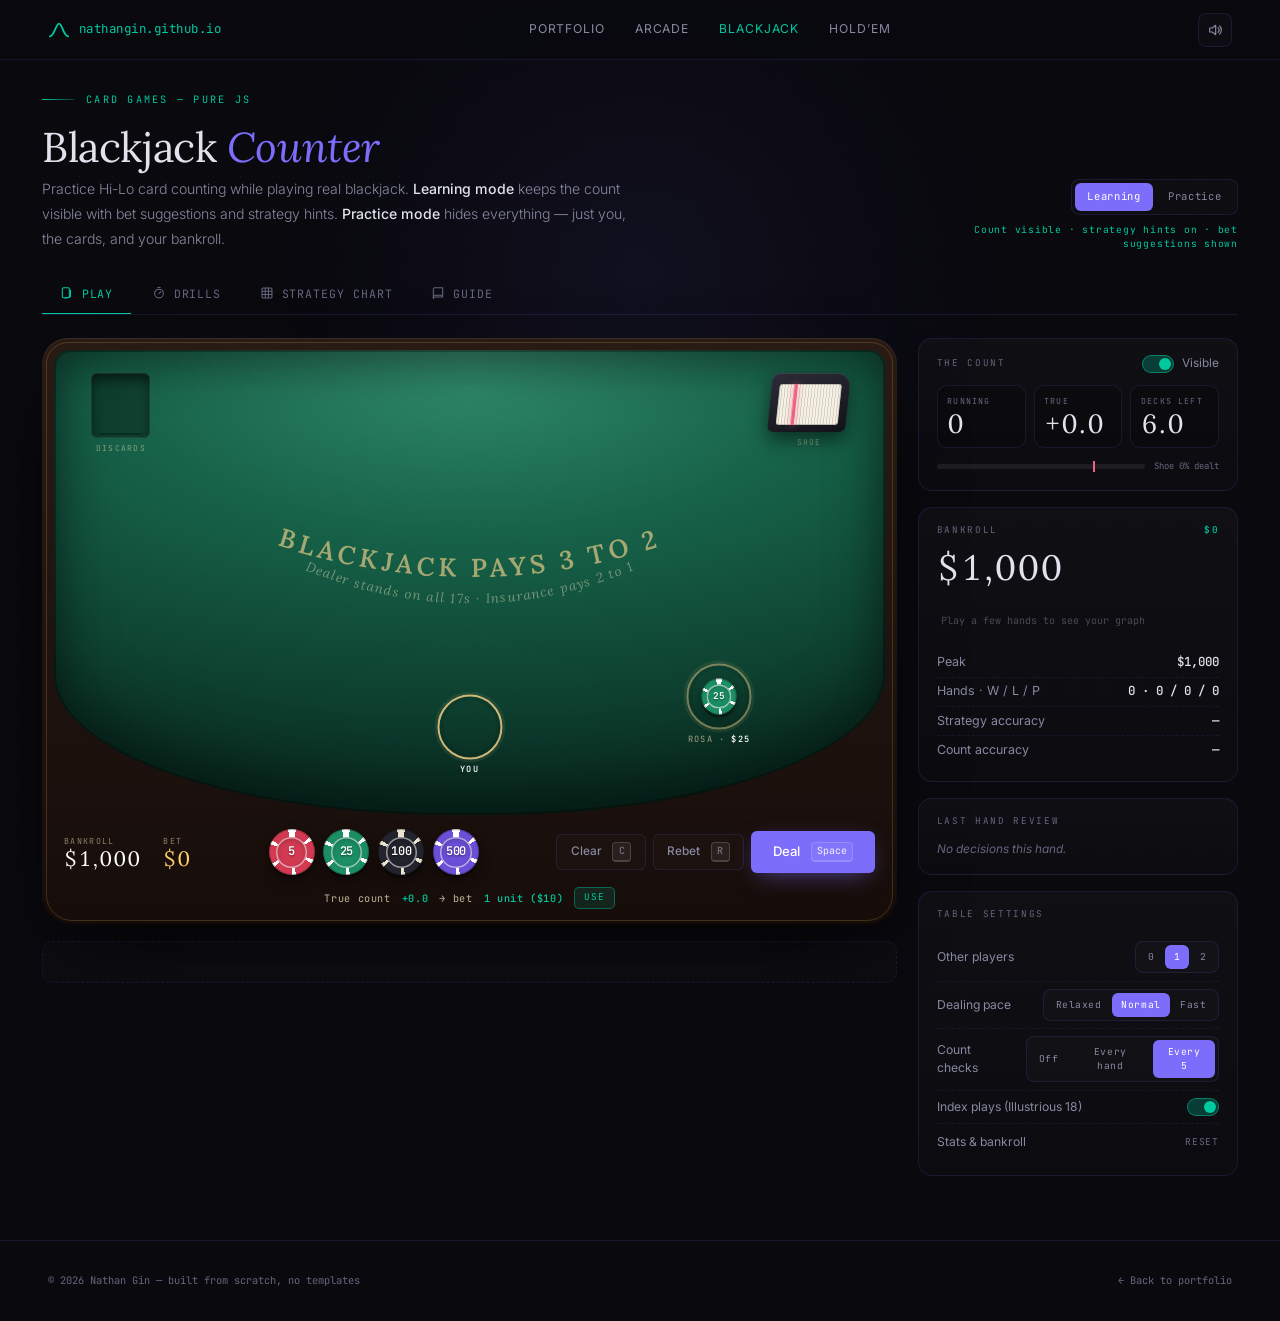
<file: blackjack.html>
<!DOCTYPE html>
<html lang="en">
<head>
<meta charset="UTF-8"/>
<meta name="viewport" content="width=device-width,initial-scale=1.0"/>
<title>Blackjack Counter — Nathan Gin</title>
<meta name="description" content="A Hi-Lo card counting trainer on a real six-deck shoe: learning and practice modes, index plays, drills, and a full strategy guide."/>
<meta property="og:title" content="Blackjack Counter — Nathan Gin"/>
<meta property="og:description" content="A Hi-Lo card counting trainer on a real six-deck shoe: learning and practice modes, index plays, drills, and a full strategy guide."/>
<meta property="og:type" content="website"/>
<meta name="theme-color" content="#09090e"/>
<link rel="icon" href="data:image/svg+xml,%3Csvg xmlns='http://www.w3.org/2000/svg' viewBox='0 0 64 64'%3E%3Crect width='64' height='64' rx='14' fill='%2309090e'/%3E%3Cpath d='M8 47C20 47 23 15 32 15s12 32 24 32' fill='none' stroke='%2300c9a0' stroke-width='5' stroke-linecap='round'/%3E%3Ccircle cx='32' cy='15' r='4' fill='%237c6dfa'/%3E%3C/svg%3E"/>
<link rel="preconnect" href="https://fonts.googleapis.com">
<link rel="preconnect" href="https://fonts.gstatic.com" crossorigin>
<link href="https://fonts.googleapis.com/css2?family=Lora:ital,wght@0,400;0,500;0,600;1,400;1,500&family=Inter:wght@300;400;500;600&family=JetBrains+Mono:wght@400;500;600&display=swap" rel="stylesheet">
<style>
/* ==========================================================================
   NG — shared design system (portfolio + games)
   ========================================================================== */
:root{
  --bg:#09090e;--bg2:#0f0f17;--bg3:#151521;--bg4:#1b1b2a;
  --ink:#e2e2ec;--ink2:#8888a0;--ink3:#66667f;
  --violet:#7c6dfa;--violet2:#a99eff;--teal:#00c9a0;--teal2:#5fe3c4;--rose:#f06080;--gold:#ffd166;--amber:#f5a524;
  --edge:rgba(124,109,250,0.14);--edge2:rgba(124,109,250,0.3);
  --glass:rgba(255,255,255,0.025);
  --serif:'Lora',Georgia,'Times New Roman',serif;
  --sans:'Inter',system-ui,-apple-system,'Segoe UI',sans-serif;
  --mono:'JetBrains Mono',ui-monospace,'SFMono-Regular',Menlo,monospace;
  --ease:cubic-bezier(.2,.75,.2,1);
  --spring:cubic-bezier(.34,1.56,.64,1);
  --nav-h:60px;
}
*,*::before,*::after{box-sizing:border-box;margin:0;padding:0;}
html{scroll-behavior:smooth;scroll-padding-top:calc(var(--nav-h) + 10px);-webkit-text-size-adjust:100%;}
html{overflow-x:hidden;}
body{font-family:var(--sans);background:var(--bg);color:var(--ink);line-height:1.5;-webkit-font-smoothing:antialiased;}
body::before{content:'';position:fixed;inset:0;background-image:radial-gradient(circle,rgba(124,109,250,0.075) 1px,transparent 1px);background-size:32px 32px;pointer-events:none;z-index:0;}
img{max-width:100%;display:block;}
button{font:inherit;color:inherit;}
a{color:inherit;}
::selection{background:rgba(124,109,250,0.35);color:#fff;}
:focus-visible{outline:2px solid var(--teal);outline-offset:3px;border-radius:4px;}
.sr-only{position:absolute;width:1px;height:1px;padding:0;margin:-1px;overflow:hidden;clip:rect(0,0,0,0);border:0;}

/* spotlight that follows the pointer */
.spotlight{position:fixed;inset:0;pointer-events:none;z-index:0;background:radial-gradient(600px circle at var(--sx,50%) var(--sy,30%),rgba(124,109,250,0.07),transparent 60%);transition:opacity .4s;}

/* ---------- NAV ---------- */
.nav{position:fixed;top:0;left:0;right:0;height:var(--nav-h);z-index:100;padding:0 3rem;display:flex;align-items:center;justify-content:space-between;gap:1.5rem;background:rgba(9,9,14,0.72);backdrop-filter:blur(18px) saturate(140%);-webkit-backdrop-filter:blur(18px) saturate(140%);border-bottom:1px solid var(--edge);transition:background .3s;}
.nav.scrolled{background:rgba(9,9,14,0.88);}
.nav-logo{font-family:var(--mono);font-size:0.78rem;color:var(--teal);letter-spacing:0.04em;text-decoration:none;display:inline-flex;align-items:center;gap:.55rem;white-space:nowrap;}
.nav-logo .lg-mark{width:22px;height:22px;flex-shrink:0;}
.nav-logo:hover .lg-mark path{stroke-dashoffset:0;}
.nav-links{position:relative;display:flex;align-items:center;gap:1.9rem;}
.nav-links>a,.nav-dd-btn{font-size:0.76rem;color:var(--ink2);text-decoration:none;letter-spacing:0.07em;text-transform:uppercase;transition:color .2s;background:none;border:none;cursor:pointer;display:inline-flex;align-items:center;gap:.3rem;padding:.4rem 0;}
.nav-links>a:hover,.nav-dd-btn:hover,.nav-links>a.active,.nav-dd.active .nav-dd-btn{color:var(--ink);}
.nav-links>a.here{color:var(--teal);}
.nav-ind{position:absolute;bottom:-2px;height:2px;border-radius:2px;background:linear-gradient(90deg,var(--violet),var(--teal));transition:left .45s var(--ease),width .45s var(--ease),opacity .3s;opacity:0;pointer-events:none;}
.nav-dd{position:relative;}
.nav-dd-btn svg{width:10px;height:10px;transition:transform .25s;}
.nav-dd.open .nav-dd-btn svg{transform:rotate(180deg);}
.dd-menu{position:absolute;top:calc(100% + 14px);left:50%;transform:translate(-50%,-6px);min-width:300px;background:rgba(15,15,23,0.96);backdrop-filter:blur(18px);-webkit-backdrop-filter:blur(18px);border:1px solid var(--edge2);border-radius:12px;padding:.45rem;box-shadow:0 24px 60px rgba(0,0,0,.55);opacity:0;visibility:hidden;transition:opacity .2s,transform .25s var(--ease),visibility .2s;}
.nav-dd.open .dd-menu{opacity:1;visibility:visible;transform:translate(-50%,0);}
.dd-menu::before{content:'';position:absolute;top:-14px;left:0;right:0;height:14px;}
.dd-menu a{display:flex;gap:.8rem;align-items:center;padding:.6rem .7rem;border-radius:8px;text-decoration:none;transition:background .15s;}
.dd-menu a:hover,.dd-menu a:focus-visible{background:rgba(124,109,250,0.1);}
.dd-ic{width:34px;height:34px;border-radius:8px;display:grid;place-items:center;background:rgba(124,109,250,0.1);border:1px solid var(--edge);flex-shrink:0;color:var(--violet2);}
.dd-ic svg{width:17px;height:17px;}
.dd-menu b{display:block;font-size:.82rem;font-weight:500;color:var(--ink);}
.dd-menu small{display:block;font-size:.7rem;color:var(--ink2);margin-top:1px;}
.dd-sep{height:1px;background:var(--edge);margin:.35rem .5rem;}
.nav-tools{display:flex;align-items:center;gap:.5rem;}
.icon-btn{width:34px;height:34px;border-radius:8px;border:1px solid var(--edge);background:rgba(255,255,255,0.02);display:grid;place-items:center;cursor:pointer;color:var(--ink2);transition:color .2s,border-color .2s,background .2s;}
.icon-btn:hover{color:var(--ink);border-color:var(--edge2);background:rgba(124,109,250,0.08);}
.icon-btn svg{width:16px;height:16px;}
.sound-toggle .snd-off{display:none;}
.sound-toggle.muted .snd-on{display:none;}
.sound-toggle.muted .snd-off{display:block;}
.nav-burger{display:none;}
.nav-progress{position:absolute;left:0;bottom:-1px;height:2px;width:100%;transform-origin:left;transform:scaleX(var(--p,0));background:linear-gradient(90deg,var(--violet),var(--teal));opacity:.85;}
.mnav{position:fixed;inset:var(--nav-h) 0 0 0;z-index:99;background:rgba(9,9,14,0.97);backdrop-filter:blur(18px);-webkit-backdrop-filter:blur(18px);padding:2rem 1.6rem;display:flex;flex-direction:column;gap:.2rem;opacity:0;visibility:hidden;transform:translateY(-8px);transition:opacity .25s,transform .3s var(--ease),visibility .25s;overflow-y:auto;}
.mnav.open{opacity:1;visibility:visible;transform:none;}
.mnav a{font-family:var(--serif);font-size:1.6rem;color:var(--ink);text-decoration:none;padding:.55rem 0;border-bottom:1px solid var(--edge);display:flex;justify-content:space-between;align-items:center;}
.mnav a small{font-family:var(--mono);font-size:.62rem;color:var(--teal);letter-spacing:.14em;text-transform:uppercase;}
.mnav .mnav-label{font-family:var(--mono);font-size:.62rem;color:var(--ink3);letter-spacing:.18em;text-transform:uppercase;margin:1.4rem 0 .3rem;}

/* ---------- BUTTONS ---------- */
.btn{position:relative;display:inline-flex;align-items:center;justify-content:center;gap:.45rem;padding:.62rem 1.3rem;font-size:.82rem;font-weight:500;border-radius:6px;text-decoration:none;cursor:pointer;border:1px solid transparent;transition:transform .25s var(--ease),background .2s,border-color .2s,color .2s,box-shadow .25s;overflow:hidden;white-space:nowrap;}
.btn svg{width:15px;height:15px;flex-shrink:0;}
.btn-fill{background:var(--violet);color:#fff;box-shadow:0 6px 24px -8px rgba(124,109,250,.7);}
.btn-fill:hover{transform:translateY(-1px);box-shadow:0 10px 30px -8px rgba(124,109,250,.85);}
.btn-fill::after{content:'';position:absolute;top:0;bottom:0;width:40%;left:-60%;background:linear-gradient(100deg,transparent,rgba(255,255,255,.28),transparent);transform:skewX(-18deg);transition:left .6s var(--ease);}
.btn-fill:hover::after{left:130%;}
.btn-ghost{background:rgba(255,255,255,0.015);color:var(--ink2);border-color:var(--edge);}
.btn-ghost:hover{color:var(--ink);border-color:var(--edge2);background:rgba(124,109,250,0.07);transform:translateY(-1px);}
.btn-teal{background:var(--teal);color:#04120e;}
.btn-teal:hover{transform:translateY(-1px);filter:brightness(1.08);}
.btn:disabled,.btn[aria-disabled="true"]{opacity:.38;cursor:default;transform:none!important;box-shadow:none;}
.btn-sm{padding:.42rem .85rem;font-size:.74rem;}
kbd{font-family:var(--mono);font-size:.62rem;padding:.08rem .34rem;border-radius:4px;border:1px solid var(--edge2);border-bottom-width:2px;background:rgba(255,255,255,.03);color:var(--ink2);}

/* ---------- SECTION SYSTEM (spacing / eyebrows / titles) ---------- */
.sec{position:relative;z-index:1;padding:7rem 3rem;max-width:1000px;margin:0 auto;}
.sec-alt{position:relative;z-index:1;background:var(--bg2);border-top:1px solid var(--edge);border-bottom:1px solid var(--edge);}
.sec-alt>.sec-inner{max-width:1000px;margin:0 auto;padding:7rem 3rem;position:relative;z-index:1;}
.eyebrow{font-family:var(--mono);font-size:0.64rem;color:var(--teal);letter-spacing:0.22em;text-transform:uppercase;margin-bottom:1.1rem;display:flex;align-items:center;gap:0.75rem;}
.eyebrow::before{content:'';display:inline-block;width:2rem;height:1px;background:linear-gradient(90deg,var(--teal),rgba(0,201,160,0.25));transform-origin:left;transition:transform .9s var(--ease) .1s;}
.eyebrow.center{justify-content:center;}
.sec-title{font-family:var(--serif);font-size:clamp(2rem,3.8vw,2.9rem);font-weight:400;color:var(--ink);margin-bottom:2.8rem;line-height:1.08;letter-spacing:-0.01em;}
.sec-title em{font-style:italic;color:var(--violet);}
.sec-title+.sec-subtitle{margin-top:-2.2rem;}
.sec-subtitle{font-size:0.88rem;font-weight:300;color:var(--ink2);margin-bottom:3rem;line-height:1.75;max-width:520px;}

/* ---------- REVEAL ---------- */
.reveal{--rv:opacity .8s var(--ease) var(--d,0s),translate .8s var(--ease) var(--d,0s);opacity:0;translate:0 22px;transition:var(--rv);}
.reveal.in{opacity:1;translate:none;}
.reveal:not(.in) .eyebrow::before{transform:scaleX(0);}

/* ---------- CURSOR ---------- */
.cur-dot,.cur-ring{position:fixed;top:0;left:0;pointer-events:none;border-radius:50%;z-index:9999;opacity:0;transition:opacity .3s;}
.cur-dot{width:5px;height:5px;background:var(--violet);}
.cur-ring{width:32px;height:32px;border:1px solid rgba(124,109,250,0.45);transition:width .28s var(--ease),height .28s var(--ease),border-color .28s,opacity .3s,background .28s;}
.cur-ring.hover{width:46px;height:46px;border-color:rgba(124,109,250,0.8);background:rgba(124,109,250,0.06);}
body.has-cursor .cur-dot,body.has-cursor .cur-ring{opacity:1;}

/* ---------- TOASTS ---------- */
.toasts{position:fixed;right:1.2rem;bottom:1.2rem;z-index:500;display:flex;flex-direction:column;gap:.6rem;pointer-events:none;max-width:min(360px,calc(100vw - 2.4rem));}
.toast{pointer-events:auto;display:flex;gap:.75rem;align-items:flex-start;background:rgba(17,17,27,0.96);backdrop-filter:blur(14px);-webkit-backdrop-filter:blur(14px);border:1px solid var(--edge2);border-radius:12px;padding:.8rem 1rem;box-shadow:0 18px 50px rgba(0,0,0,.5);transform:translateX(120%);opacity:0;transition:transform .5s var(--spring),opacity .3s;}
.toast.show{transform:none;opacity:1;}
.toast.out{transform:translateX(120%);opacity:0;transition:transform .35s var(--ease),opacity .3s;}
.toast-ic{width:32px;height:32px;border-radius:8px;display:grid;place-items:center;flex-shrink:0;background:rgba(0,201,160,.12);color:var(--teal);}
.toast-ic svg{width:17px;height:17px;}
.toast.toast-ach{border-color:rgba(255,209,102,.45);background:linear-gradient(135deg,rgba(40,32,12,.97),rgba(17,17,27,.97));}
.toast.toast-ach .toast-ic{background:rgba(255,209,102,.15);color:var(--gold);}
.toast-k{font-family:var(--mono);font-size:.58rem;letter-spacing:.16em;text-transform:uppercase;color:var(--teal);}
.toast.toast-ach .toast-k{color:var(--gold);}
.toast-t{font-size:.86rem;font-weight:500;color:var(--ink);margin-top:1px;}
.toast-d{font-size:.74rem;color:var(--ink2);margin-top:2px;line-height:1.45;}

/* ---------- SMALL UI PARTS ---------- */
.seg{display:inline-flex;border:1px solid var(--edge);border-radius:8px;padding:3px;background:rgba(255,255,255,.02);gap:2px;}
.seg button{font-family:var(--mono);font-size:.66rem;letter-spacing:.06em;padding:.38rem .8rem;border:none;background:transparent;color:var(--ink2);border-radius:6px;cursor:pointer;transition:background .2s,color .2s;}
.seg button:hover{color:var(--ink);}
.seg button.on{background:var(--violet);color:#fff;}
.switch{display:inline-flex;align-items:center;gap:.55rem;cursor:pointer;font-size:.74rem;color:var(--ink2);user-select:none;}
.switch input{position:absolute;opacity:0;pointer-events:none;}
.switch .tr{width:32px;height:18px;border-radius:9px;background:rgba(255,255,255,.08);border:1px solid var(--edge2);position:relative;transition:background .2s;flex-shrink:0;}
.switch .tr::after{content:'';position:absolute;top:2px;left:2px;width:12px;height:12px;border-radius:50%;background:var(--ink2);transition:transform .25s var(--spring),background .2s;}
.switch input:checked+.tr{background:rgba(0,201,160,.25);border-color:rgba(0,201,160,.5);}
.switch input:checked+.tr::after{transform:translateX(14px);background:var(--teal);}
.switch input:focus-visible+.tr{outline:2px solid var(--teal);outline-offset:2px;}
.tabs{position:relative;display:flex;border-bottom:1px solid var(--edge);flex-wrap:wrap;}
.tabs button{font-size:.78rem;color:var(--ink3);padding:.65rem 1.2rem;cursor:pointer;background:none;border:none;border-bottom:2px solid transparent;margin-bottom:-1px;transition:color .2s;user-select:none;display:inline-flex;gap:.45rem;align-items:center;}
.tabs button:hover{color:var(--ink2);}
.tabs button.on{color:var(--ink);}
.tabs .cnt{font-family:var(--mono);font-size:.58rem;color:var(--ink3);background:rgba(255,255,255,.04);border:1px solid var(--edge);border-radius:10px;padding:0 .4rem;line-height:1.5;}
.tabs button.on .cnt{color:var(--teal);border-color:rgba(0,201,160,.35);}
.tabs .tab-ind{position:absolute;bottom:-1px;height:2px;background:var(--teal);transition:left .4s var(--ease),width .4s var(--ease);border-radius:2px;}
.tabs.violet .tab-ind{background:var(--violet);}
.page-tabs{position:relative;display:flex;border-bottom:1px solid var(--edge);margin-bottom:2.2rem;gap:.2rem;overflow-x:auto;scrollbar-width:none;}
.page-tabs::-webkit-scrollbar{display:none;}
.page-tabs button{font-family:var(--mono);font-size:.72rem;letter-spacing:.08em;text-transform:uppercase;color:var(--ink3);padding:.7rem 1.1rem;background:none;border:none;border-bottom:2px solid transparent;margin-bottom:-1px;cursor:pointer;transition:color .2s;white-space:nowrap;display:inline-flex;gap:.5rem;align-items:center;}
.page-tabs button svg{width:14px;height:14px;}
.page-tabs button:hover{color:var(--ink2);}
.page-tabs button.on{color:var(--teal);}
.page-tabs .tab-ind{position:absolute;bottom:-1px;height:2px;background:var(--teal);transition:left .4s var(--ease),width .4s var(--ease);}
.panel{display:none;}
.panel.on{display:block;animation:panelIn .45s var(--ease);}
@keyframes panelIn{from{opacity:0;transform:translateY(8px);}to{opacity:1;transform:none;}}
.pulse-dot{display:inline-block;width:7px;height:7px;border-radius:50%;background:var(--teal);box-shadow:0 0 0 0 rgba(0,201,160,.6);animation:pulseDot 2s infinite;flex-shrink:0;}
.pulse-dot.amber{background:var(--amber);box-shadow:0 0 0 0 rgba(245,165,36,.6);animation-name:pulseDotA;}
@keyframes pulseDot{0%{box-shadow:0 0 0 0 rgba(0,201,160,.55);}70%{box-shadow:0 0 0 8px rgba(0,201,160,0);}100%{box-shadow:0 0 0 0 rgba(0,201,160,0);}}
@keyframes pulseDotA{0%{box-shadow:0 0 0 0 rgba(245,165,36,.55);}70%{box-shadow:0 0 0 8px rgba(245,165,36,0);}100%{box-shadow:0 0 0 0 rgba(245,165,36,0);}}
.tip{position:fixed;z-index:600;pointer-events:none;background:rgba(17,17,27,.97);border:1px solid var(--edge2);border-radius:8px;padding:.5rem .7rem;font-size:.74rem;color:var(--ink);max-width:260px;box-shadow:0 12px 30px rgba(0,0,0,.5);opacity:0;transform:translateY(4px);transition:opacity .15s,transform .15s;line-height:1.45;}
.tip.show{opacity:1;transform:none;}
.tip b{color:var(--teal);font-weight:500;}
.tip .tip-k{font-family:var(--mono);font-size:.58rem;color:var(--ink3);letter-spacing:.12em;text-transform:uppercase;display:block;margin-bottom:2px;}

/* confetti (konami / wins) */
.confetti{position:fixed;inset:0;pointer-events:none;z-index:700;overflow:hidden;}
.confetti span{position:absolute;top:-40px;font-size:22px;will-change:transform;animation:fall linear forwards;}
@keyframes fall{to{transform:translate3d(var(--dx,0),110vh,0) rotate(var(--rot,540deg));}}

/* ---------- FOOTER ---------- */
footer.site-foot{position:relative;z-index:1;border-top:1px solid var(--edge);padding:2rem 3rem;display:flex;justify-content:space-between;align-items:center;gap:1rem;flex-wrap:wrap;}
footer.site-foot p{font-family:var(--mono);font-size:0.65rem;color:var(--ink3);}

/* ---------- RESPONSIVE ---------- */
@media(max-width:1060px){
  .nav{padding:0 1.5rem;}
  .nav-links{display:none;}
  .nav-burger{display:grid;}
}
@media(max-width:900px){
  .sec{padding:4.5rem 1.5rem;}
  .sec-alt>.sec-inner{padding:4.5rem 1.5rem;}
  footer.site-foot{padding:1.5rem;flex-direction:column;text-align:center;}
}
@media (hover:none),(pointer:coarse){
  .cur-dot,.cur-ring,.spotlight{display:none!important;}
}
@media (prefers-reduced-motion:reduce){
  html{scroll-behavior:auto;}
  *,*::before,*::after{animation-duration:.001ms!important;animation-iteration-count:1!important;transition-duration:.001ms!important;}
  .reveal{opacity:1;translate:none;}
  .cur-dot,.cur-ring{display:none!important;}
}

/* ==========================================================================
   Shared casino UI: page shell, playing cards, chips, panels
   ========================================================================== */
.gp{position:relative;z-index:1;max-width:1260px;margin:0 auto;padding:calc(var(--nav-h) + 2rem) 2rem 4rem;}
.gp-head{display:flex;justify-content:space-between;align-items:flex-end;gap:2rem;margin-bottom:1.4rem;flex-wrap:wrap;}
.gp-title{font-family:var(--serif);font-size:clamp(2rem,3.4vw,2.6rem);font-weight:400;line-height:1.05;letter-spacing:-.01em;margin-bottom:.55rem;}
.gp-title em{font-style:italic;color:var(--violet);}
.gp-sub{font-size:.88rem;font-weight:300;color:var(--ink2);line-height:1.75;max-width:600px;}
.gp-sub b{color:var(--ink);font-weight:500;}
.gp-mode{display:flex;flex-direction:column;align-items:flex-end;gap:.5rem;}
.gp-mode p{font-family:var(--mono);font-size:.6rem;letter-spacing:.08em;color:var(--ink3);text-align:right;max-width:300px;}
.gp-mode p.learn{color:var(--teal);}
.gp-mode p.practice{color:var(--rose);}
.nav-links>a.here{color:var(--teal);}

/* ---------- side panels ---------- */
.box{background:linear-gradient(180deg,rgba(255,255,255,.028),rgba(255,255,255,.012));border:1px solid var(--edge);border-radius:14px;padding:1rem 1.1rem;}
.box-h{display:flex;justify-content:space-between;align-items:center;gap:.6rem;margin-bottom:.75rem;}
.box-t{font-family:var(--mono);font-size:.58rem;letter-spacing:.18em;text-transform:uppercase;color:var(--ink3);display:flex;align-items:center;gap:.5rem;}
.box-t b{color:var(--teal);font-weight:500;}
.kv{display:flex;justify-content:space-between;align-items:baseline;gap:.8rem;padding:.3rem 0;font-size:.78rem;color:var(--ink2);border-bottom:1px dashed rgba(124,109,250,.1);}
.kv:last-child{border-bottom:none;}
.kv b{font-family:var(--mono);font-weight:500;color:var(--ink);font-variant-numeric:tabular-nums;}
.kv b.pos{color:var(--teal);}.kv b.neg{color:var(--rose);}
.big-num{font-family:var(--serif);font-size:2.2rem;line-height:1;color:var(--ink);font-variant-numeric:tabular-nums;}
.big-num.pos{color:var(--teal);}.big-num.neg{color:var(--rose);}
.spark{display:block;width:100%;height:54px;margin-top:.6rem;}
.opt-row{display:flex;justify-content:space-between;align-items:center;gap:.8rem;padding:.45rem 0;border-bottom:1px dashed rgba(124,109,250,.1);}
.opt-row:last-child{border-bottom:none;}
.opt-row>span{font-size:.76rem;color:var(--ink2);}
.opt-row .seg button{font-size:.6rem;padding:.3rem .55rem;}
.link-btn{background:none;border:none;color:var(--ink3);font-family:var(--mono);font-size:.6rem;letter-spacing:.1em;text-transform:uppercase;cursor:pointer;padding:.2rem 0;transition:color .2s;}
.link-btn:hover{color:var(--rose);}

/* ---------- action buttons ---------- */
.acts{display:flex;gap:.55rem;flex-wrap:wrap;justify-content:center;}
.act{position:relative;min-width:104px;padding:.72rem 1.1rem .66rem;border-radius:10px;border:1px solid var(--edge2);background:rgba(255,255,255,.035);color:var(--ink);font-size:.86rem;font-weight:500;cursor:pointer;display:inline-flex;flex-direction:column;align-items:center;gap:.2rem;transition:transform .2s var(--ease),background .2s,border-color .2s,box-shadow .25s,opacity .2s;}
.act kbd{font-size:.54rem;}
.act:hover:not(:disabled){transform:translateY(-2px);background:rgba(124,109,250,.12);border-color:rgba(124,109,250,.5);}
.act:active:not(:disabled){transform:translateY(0) scale(.98);}
.act:disabled{opacity:.3;cursor:default;}
.act.hit{border-color:rgba(0,201,160,.45);}
.act.stand{border-color:rgba(124,109,250,.55);}
.act.dbl{border-color:rgba(255,209,102,.45);}
.act.split{border-color:rgba(240,96,128,.45);}
.act.primary{background:var(--violet);border-color:var(--violet);color:#fff;box-shadow:0 10px 26px -10px rgba(124,109,250,.8);}
.act.primary:hover:not(:disabled){background:#8b7dff;}
.act.rec{box-shadow:0 0 0 2px var(--teal),0 0 24px rgba(0,201,160,.45);}
.act.rec::after{content:'Suggested';position:absolute;top:-.62rem;left:50%;transform:translateX(-50%);font-family:var(--mono);font-size:.5rem;letter-spacing:.12em;text-transform:uppercase;color:#04120e;background:var(--teal);padding:.08rem .35rem;border-radius:3px;white-space:nowrap;}

/* ---------- playing cards ---------- */
.card-layer{position:absolute;inset:0;pointer-events:none;z-index:4;}
.pc{position:absolute;left:0;top:0;width:var(--cw,64px);height:calc(var(--cw,64px) * 1.4);perspective:900px;transition:transform var(--mv,.42s) var(--ease),opacity .35s;will-change:transform;}
.pc-in{position:relative;width:100%;height:100%;transform-style:preserve-3d;transition:transform var(--fl,.38s) var(--ease);}
.pc.down .pc-in{transform:rotateY(180deg);}
.pc-face,.pc-back{position:absolute;inset:0;border-radius:calc(var(--cw,64px) * .1);backface-visibility:hidden;-webkit-backface-visibility:hidden;}
.pc-face{background:linear-gradient(160deg,#fffdf8,#efeadf);box-shadow:0 1px 0 rgba(255,255,255,.6) inset,0 6px 16px rgba(0,0,0,.45),0 1px 2px rgba(0,0,0,.4);overflow:hidden;}
.pc-back{transform:rotateY(180deg);background:#f7f3ea;padding:calc(var(--cw,64px) * .06);box-shadow:0 6px 16px rgba(0,0,0,.45);}
.pc-back::before{content:'';display:block;width:100%;height:100%;border-radius:calc(var(--cw,64px) * .06);background:radial-gradient(circle at 50% 50%,rgba(255,209,102,.35) 0 12%,transparent 13%),repeating-linear-gradient(45deg,rgba(255,255,255,.14) 0 2px,transparent 2px 7px),repeating-linear-gradient(-45deg,rgba(255,255,255,.14) 0 2px,transparent 2px 7px),linear-gradient(145deg,#4a3fcf,#221a6e);}
.pc .ix{position:absolute;top:5%;left:7%;display:flex;flex-direction:column;align-items:center;line-height:.95;font-family:var(--serif);font-weight:600;}
.pc .ix .r{font-size:calc(var(--cw,64px) * .27);letter-spacing:-.04em;}
.pc .ix .s{font-size:calc(var(--cw,64px) * .22);margin-top:1px;}
.pc .ix.bot{top:auto;left:auto;bottom:5%;right:7%;transform:rotate(180deg);}
.pc .pip{position:absolute;inset:0;display:grid;place-items:center;font-size:calc(var(--cw,64px) * .52);line-height:1;}
.pc .court{position:absolute;inset:18% 20%;border:1.5px solid currentColor;border-radius:calc(var(--cw,64px) * .06);display:grid;place-items:center;opacity:.9;background:repeating-linear-gradient(135deg,rgba(0,0,0,.035) 0 3px,transparent 3px 6px);}
.pc .court i{font-family:var(--serif);font-style:italic;font-weight:500;font-size:calc(var(--cw,64px) * .42);line-height:1;}
.pc .court i small{display:block;font-style:normal;font-size:.5em;text-align:center;margin-top:1px;}
.pc.s-h,.pc.s-d{color:#c8283f;}
.pc.s-s,.pc.s-c{color:#15151f;}
.four .pc.s-d{color:#1f62d8;}
.four .pc.s-c{color:#0f8a4d;}
.pc .hl{position:absolute;bottom:-8px;left:-8px;min-width:20px;height:20px;border-radius:10px;padding:0 5px;display:grid;place-items:center;font-family:var(--mono);font-size:.62rem;font-weight:600;box-shadow:0 2px 6px rgba(0,0,0,.4);transition:opacity .25s,transform .3s var(--spring);z-index:2;}
.pc .hl.p{background:var(--teal);color:#04120e;}
.pc .hl.m{background:var(--rose);color:#fff;}
.pc .hl.z{background:#3a3a50;color:var(--ink);}
.pc.down .hl,.no-badges .pc .hl{opacity:0;transform:scale(.4);}
.pc.win .pc-face{box-shadow:0 0 0 2px var(--gold),0 0 22px rgba(255,209,102,.6),0 6px 16px rgba(0,0,0,.45);}
.pc.dim{opacity:.45;}
.pc.lift{z-index:3;}

/* ---------- casino chips ---------- */
.cchip{--cc:#d9435b;--cs:#fff;position:relative;width:var(--chip,44px);height:var(--chip,44px);border-radius:50%;flex-shrink:0;background:conic-gradient(var(--cs) 0 10deg,var(--cc) 10deg 50deg,var(--cs) 50deg 60deg,var(--cc) 60deg 110deg,var(--cs) 110deg 120deg,var(--cc) 120deg 170deg,var(--cs) 170deg 180deg,var(--cc) 180deg 230deg,var(--cs) 230deg 240deg,var(--cc) 240deg 290deg,var(--cs) 290deg 300deg,var(--cc) 300deg 350deg,var(--cs) 350deg 360deg);box-shadow:0 3px 0 rgba(0,0,0,.35),0 6px 14px rgba(0,0,0,.4),inset 0 0 0 1px rgba(0,0,0,.25);display:grid;place-items:center;}
.cchip::before{content:'';position:absolute;inset:16%;border-radius:50%;background:var(--cc);box-shadow:inset 0 0 0 1.5px rgba(255,255,255,.55),inset 0 2px 6px rgba(0,0,0,.25);}
.cchip span{position:relative;font-family:var(--mono);font-weight:600;font-size:calc(var(--chip,44px) * .26);color:#fff;text-shadow:0 1px 2px rgba(0,0,0,.5);letter-spacing:-.02em;}
.cchip.c1{--cc:#e8e4da;--cs:#8b8674;}.cchip.c1 span{color:#2a2a33;text-shadow:none;}
.cchip.c5{--cc:#d23a52;}
.cchip.c25{--cc:#1b8f63;}
.cchip.c100{--cc:#23232e;--cs:#e9e2cf;}
.cchip.c500{--cc:#6b4fd8;}
.cchip.c1k{--cc:#c8992f;--cs:#fff5d6;}
button.cchip{border:none;cursor:pointer;transition:transform .2s var(--spring),box-shadow .2s;}
button.cchip:hover:not(:disabled){transform:translateY(-4px) rotate(-8deg);box-shadow:0 7px 0 rgba(0,0,0,.3),0 12px 22px rgba(0,0,0,.45),inset 0 0 0 1px rgba(0,0,0,.25);}
button.cchip:disabled{opacity:.35;cursor:default;}
.stack{position:absolute;width:var(--chip,34px);height:var(--chip,34px);transform:translate(-50%,-50%);}
.stack .cchip{position:absolute;left:0;}
.fly-chip{position:absolute;z-index:30;pointer-events:none;transition:transform .45s var(--ease),opacity .3s;}

/* ---------- misc ---------- */
.log{font-family:var(--mono);font-size:.64rem;line-height:1.55;color:var(--ink2);max-height:210px;overflow-y:auto;scrollbar-width:thin;}
.log div{padding:.18rem 0;border-bottom:1px solid rgba(255,255,255,.03);}
.log .you{color:var(--violet2);}
.log .win{color:var(--teal);}
.log .bad{color:var(--rose);}
.log .st{color:var(--gold);letter-spacing:.12em;text-transform:uppercase;font-size:.56rem;padding-top:.45rem;}
.review{display:flex;flex-direction:column;gap:.35rem;}
.rv{display:flex;gap:.55rem;align-items:flex-start;font-size:.74rem;color:var(--ink2);line-height:1.45;}
.rv i{width:18px;height:18px;border-radius:5px;display:grid;place-items:center;flex-shrink:0;margin-top:1px;}
.rv i svg{width:11px;height:11px;}
.rv.ok i{background:rgba(0,201,160,.15);color:var(--teal);}
.rv.no i{background:rgba(240,96,128,.15);color:var(--rose);}
.rv b{color:var(--ink);font-weight:500;}
.rv small{display:block;font-family:var(--mono);font-size:.58rem;color:var(--ink3);margin-top:1px;}
.empty{font-size:.74rem;color:var(--ink3);font-style:italic;}
.guide{max-width:880px;}
.guide h2{font-family:var(--serif);font-size:1.45rem;font-weight:400;color:var(--ink);margin:0 0 .8rem;}
.guide section{margin-bottom:2.8rem;}
.guide p{font-size:.88rem;font-weight:300;color:var(--ink2);line-height:1.8;margin-bottom:.8rem;}
.guide p strong,.guide li strong{color:var(--ink);font-weight:500;}
.guide ul{margin:0 0 .8rem 1.1rem;color:var(--ink2);font-size:.86rem;line-height:1.75;font-weight:300;}
.tbl{width:100%;border-collapse:collapse;margin:1rem 0;font-size:.82rem;}
.tbl th{font-family:var(--mono);font-size:.58rem;color:var(--ink3);letter-spacing:.12em;text-transform:uppercase;padding:.55rem .8rem;border-bottom:1px solid var(--edge2);text-align:left;font-weight:500;}
.tbl td{color:var(--ink2);padding:.55rem .8rem;border-bottom:1px solid rgba(124,109,250,.08);}
.tbl td:first-child{font-family:var(--mono);color:var(--ink);font-size:.74rem;}
.tbl tr:hover td{background:rgba(124,109,250,.04);}
.tip-grid{display:grid;grid-template-columns:repeat(auto-fill,minmax(250px,1fr));gap:.8rem;margin-top:1rem;}
.tip-card{background:var(--glass);border:1px solid var(--edge);border-radius:12px;padding:1rem 1.15rem;transition:border-color .25s,transform .3s var(--ease);}
.tip-card:hover{border-color:var(--edge2);transform:translateY(-2px);}
.tip-label{font-family:var(--mono);font-size:.58rem;color:var(--teal);letter-spacing:.12em;text-transform:uppercase;margin-bottom:.4rem;}
.tip-text{font-size:.82rem;font-weight:300;color:var(--ink2);line-height:1.65;}
.callout{border:1px solid rgba(0,201,160,.25);background:rgba(0,201,160,.05);border-radius:12px;padding:.9rem 1.1rem;font-size:.84rem;color:var(--ink2);line-height:1.7;margin:1rem 0;}
.callout b{color:var(--teal);font-weight:500;}
.inline-cards{display:inline-flex;gap:4px;vertical-align:middle;margin:0 2px;}
.mc{display:inline-grid;place-items:center;width:26px;height:36px;border-radius:4px;background:#f8f5ee;font-family:var(--serif);font-weight:600;font-size:.72rem;line-height:1;box-shadow:0 2px 5px rgba(0,0,0,.35);}
.mc.r{color:#c8283f;}.mc.k{color:#15151f;}
.drill-grid{display:grid;grid-template-columns:repeat(3,minmax(0,1fr));gap:1.1rem;}
.drill{background:linear-gradient(180deg,rgba(255,255,255,.03),rgba(255,255,255,.01));border:1px solid var(--edge);border-radius:16px;padding:1.2rem 1.25rem;display:flex;flex-direction:column;}
.drill h3{font-family:var(--serif);font-weight:400;font-size:1.2rem;color:var(--ink);margin-bottom:.3rem;}
.drill>p{font-size:.78rem;color:var(--ink2);line-height:1.6;margin-bottom:1rem;}
.drill-stage{position:relative;height:170px;border-radius:12px;background:radial-gradient(120% 100% at 50% 0%,#17624a,#0c3326 70%);border:1px solid rgba(255,255,255,.06);display:grid;place-items:center;margin-bottom:.9rem;overflow:hidden;}
.drill-stage .pc{position:relative;--cw:70px;}
.drill-cards{display:flex;gap:10px;align-items:center;justify-content:center;}
.drill-msg{font-family:var(--mono);font-size:.66rem;color:rgba(255,255,255,.7);letter-spacing:.08em;text-align:center;padding:0 1rem;line-height:1.6;}
.drill-row{display:flex;gap:.5rem;align-items:center;flex-wrap:wrap;margin-bottom:.6rem;}
.num-in{display:flex;align-items:center;border:1px solid var(--edge2);border-radius:8px;overflow:hidden;}
.num-in button{width:34px;height:36px;border:none;background:rgba(255,255,255,.03);color:var(--ink2);font-size:1rem;cursor:pointer;}
.num-in button:hover{background:rgba(124,109,250,.12);color:var(--ink);}
.num-in input{width:64px;height:36px;border:none;border-left:1px solid var(--edge);border-right:1px solid var(--edge);background:transparent;color:var(--ink);text-align:center;font-family:var(--mono);font-size:.95rem;-moz-appearance:textfield;}
.num-in input::-webkit-outer-spin-button,.num-in input::-webkit-inner-spin-button{-webkit-appearance:none;margin:0;}
.fb{font-size:.78rem;line-height:1.55;border-radius:8px;padding:.6rem .8rem;margin-top:.5rem;display:none;}
.fb.show{display:block;animation:panelIn .3s var(--ease);}
.fb.ok{background:rgba(0,201,160,.08);border:1px solid rgba(0,201,160,.25);color:var(--teal);}
.fb.no{background:rgba(240,96,128,.08);border:1px solid rgba(240,96,128,.25);color:var(--rose);}
.fb small{display:block;color:var(--ink2);margin-top:.2rem;}
.mini-stats{display:flex;gap:1rem;margin-top:auto;padding-top:.8rem;border-top:1px dashed var(--edge);}
.mini-stats div{display:flex;flex-direction:column;}
.mini-stats b{font-family:var(--serif);font-weight:400;font-size:1.15rem;color:var(--ink);font-variant-numeric:tabular-nums;}
.mini-stats span{font-family:var(--mono);font-size:.54rem;letter-spacing:.12em;text-transform:uppercase;color:var(--ink3);}
@media(max-width:980px){.drill-grid{grid-template-columns:1fr;}.gp-mode{align-items:flex-start;}.gp-mode p{text-align:left;}}
@media(max-width:700px){
  .gp{padding:calc(var(--nav-h) + 1.6rem) 1rem 3rem;}
  .gp-mode{align-items:flex-start;}
  .gp-mode p{text-align:left;}
  .act{min-width:0;flex:1;padding:.65rem .5rem;font-size:.8rem;}
}

.game-page .page-tabs{margin-bottom:1.4rem;}
@media(max-width:560px){
  .guide .tbl{font-size:.74rem;}
  .guide .tbl th,.guide .tbl td{padding:.45rem .4rem;}
  .guide .tbl th{white-space:normal;letter-spacing:.06em;}
  .guide .tbl td:first-child{font-size:.66rem;}
}

/* ==========================================================================
   Blackjack page
   ========================================================================== */
.bj-layout{display:grid;grid-template-columns:minmax(0,1fr) 320px;gap:1.3rem;align-items:start;}
.bj-main{min-width:0;display:flex;flex-direction:column;gap:1rem;}
.bj-side{display:flex;flex-direction:column;gap:1rem;position:sticky;top:calc(var(--nav-h) + 1rem);}

/* table + rail */
.table-wrap{position:relative;border-radius:26px 26px 30px 30px;padding:12px 12px 0;background:linear-gradient(180deg,#2a1a14,#160d0a);box-shadow:0 30px 70px -30px rgba(0,0,0,.9),inset 0 1px 0 rgba(255,255,255,.08),inset 0 -2px 0 rgba(0,0,0,.4);}
.table-wrap::before{content:'';position:absolute;inset:4px;border-radius:22px 22px 26px 26px;border:1px solid rgba(255,209,102,.18);pointer-events:none;}
.felt{--cw:62px;position:relative;width:100%;aspect-ratio:1000/560;border-radius:16px 16px 48% 48% / 16px 16px 30% 30%;overflow:hidden;
  background:radial-gradient(120% 90% at 50% 8%,#1f7a5b 0%,#145a43 42%,#0c3b2c 78%,#082a20 100%);
  box-shadow:inset 0 0 0 2px rgba(0,0,0,.35),inset 0 18px 40px rgba(0,0,0,.35),inset 0 -30px 60px rgba(0,0,0,.35);}
.felt::before{content:'';position:absolute;inset:0;opacity:.22;mix-blend-mode:overlay;pointer-events:none;background-image:url("data:image/svg+xml,%3Csvg xmlns='http://www.w3.org/2000/svg' width='160' height='160'%3E%3Cfilter id='n'%3E%3CfeTurbulence type='fractalNoise' baseFrequency='.9' numOctaves='2' stitchTiles='stitch'/%3E%3C/filter%3E%3Crect width='100%25' height='100%25' filter='url(%23n)' opacity='.55'/%3E%3C/svg%3E");}
.felt::after{content:'';position:absolute;left:6%;right:6%;top:-40%;height:80%;border-radius:50%;background:radial-gradient(closest-side,rgba(255,255,255,.07),transparent);pointer-events:none;}
.print{position:absolute;inset:0;width:100%;height:100%;pointer-events:none;}
.print .p1{font-family:var(--serif);font-weight:600;font-size:31px;letter-spacing:5px;fill:rgba(255,215,140,.62);}
.print .p2{font-family:var(--serif);font-style:italic;font-size:16px;letter-spacing:1.5px;fill:rgba(255,235,200,.42);}
.no-badges .pc .hl{opacity:0;}

/* shoe + discards */
.shoe,.discard{position:absolute;top:5%;display:flex;flex-direction:column;align-items:center;gap:4px;z-index:2;}
.shoe{right:4.5%;}
.discard{left:4.5%;}
.shoe>span,.discard>span{font-family:var(--mono);font-size:.5rem;letter-spacing:.16em;text-transform:uppercase;color:rgba(255,235,200,.45);}
.shoe-body{position:relative;width:calc(var(--cw) * 1.25);height:calc(var(--cw) * .95);border-radius:8px 14px 6px 6px;background:linear-gradient(160deg,#2c2c38,#121219);box-shadow:0 8px 18px rgba(0,0,0,.5),inset 0 1px 0 rgba(255,255,255,.1);overflow:hidden;transform:skewX(-6deg);}
.shoe-cards{position:absolute;left:10%;right:10%;bottom:12%;height:70%;border-radius:3px;background:repeating-linear-gradient(90deg,#f5f1e6 0 2px,#d9d2c1 2px 3px);transform-origin:left;transition:transform .5s var(--ease);box-shadow:inset 0 0 0 1px rgba(0,0,0,.2);}
.shoe-cut{position:absolute;bottom:12%;height:70%;width:3px;background:var(--rose);box-shadow:0 0 6px rgba(240,96,128,.8);transition:left .5s var(--ease);}
.disc-tray{position:relative;width:calc(var(--cw) * .95);height:calc(var(--cw) * 1.05);border-radius:6px;background:rgba(0,0,0,.35);box-shadow:inset 0 0 0 1px rgba(255,255,255,.08),inset 0 6px 12px rgba(0,0,0,.5);display:flex;align-items:flex-end;justify-content:center;padding:4px;}
.disc-stack{width:80%;height:0;border-radius:2px;background:repeating-linear-gradient(0deg,#f5f1e6 0 1.5px,#b9b09c 1.5px 2.5px);box-shadow:0 0 0 1px rgba(0,0,0,.25);transition:height .6s var(--ease);}

/* spots (betting circles) + labels, positioned by JS */
.spots{position:absolute;inset:0;z-index:3;pointer-events:none;}
.spot{position:absolute;width:calc(var(--cw) * 1.05);height:calc(var(--cw) * 1.05);transform:translate(-50%,-50%);border-radius:50%;border:2px solid rgba(255,215,140,.45);box-shadow:inset 0 0 0 4px rgba(0,0,0,.08),0 0 0 3px rgba(255,215,140,.08);transition:border-color .3s,box-shadow .3s;}
.spot.me{border-color:rgba(255,215,140,.8);}
.spot.active{box-shadow:0 0 0 3px rgba(0,201,160,.5),0 0 28px rgba(0,201,160,.35);border-color:var(--teal);}
.spot .stack{left:50%;top:50%;--chip:calc(var(--cw) * .58);}
.spot .who{position:absolute;top:calc(100% + 6px);left:50%;transform:translateX(-50%);font-family:var(--mono);font-size:.54rem;letter-spacing:.14em;text-transform:uppercase;color:rgba(255,235,200,.6);white-space:nowrap;}
.spot .who b{color:#fff;font-weight:500;}
.spot.me .who{color:var(--gold);}
.hlbl{position:absolute;z-index:6;transform:translate(-50%,-100%);font-family:var(--mono);font-size:.82rem;font-weight:600;line-height:1.25;padding:.2rem .6rem;border-radius:8px;background:rgba(5,14,11,.94);color:#fff;border:1px solid rgba(255,255,255,.22);box-shadow:0 4px 14px rgba(0,0,0,.5);white-space:nowrap;pointer-events:none;font-variant-numeric:tabular-nums;transition:left .4s var(--ease),top .4s var(--ease),background .3s,color .3s;}
.hlbl.soft{color:var(--gold);}
.hlbl.bust{background:rgba(240,96,128,.9);border-color:transparent;}
.hlbl.bj{background:linear-gradient(90deg,#ffd166,#f5a524);color:#1c1404;border-color:transparent;}
.hlbl.cur{box-shadow:0 0 0 2px var(--teal);}
.res{position:absolute;z-index:7;transform:translate(-50%,0) scale(.6);opacity:0;font-family:var(--mono);font-size:.62rem;font-weight:600;letter-spacing:.06em;padding:.22rem .55rem;border-radius:999px;white-space:nowrap;transition:opacity .3s,transform .5s var(--spring);pointer-events:none;}
.res.show{opacity:1;transform:translate(-50%,0) scale(1);}
.res.win{background:var(--teal);color:#04120e;}
.res.bj{background:var(--gold);color:#1c1404;}
.res.lose{background:rgba(240,96,128,.92);color:#fff;}
.res.push{background:rgba(226,226,236,.9);color:#15151f;}
.d-total{position:absolute;z-index:6;transform:translate(-50%,-100%);}
.table-msg{position:absolute;left:50%;top:45%;transform:translate(-50%,-50%) scale(.9);z-index:9;opacity:0;transition:opacity .3s,transform .4s var(--spring);padding:.55rem 1.1rem;border-radius:999px;background:rgba(6,14,11,.86);border:1px solid rgba(255,215,140,.35);color:#fff;font-family:var(--serif);font-size:1.02rem;white-space:nowrap;pointer-events:none;box-shadow:0 10px 30px rgba(0,0,0,.5);}
.table-msg.show{opacity:1;transform:translate(-50%,-50%) scale(1);}
.table-msg small{font-family:var(--mono);font-size:.6rem;letter-spacing:.1em;color:var(--gold);margin-left:.5rem;text-transform:uppercase;}
.xray{position:absolute;right:4.5%;top:calc(5% + var(--cw) * 1.25);z-index:9;font-family:var(--mono);font-size:.56rem;letter-spacing:.12em;text-transform:uppercase;color:var(--gold);opacity:0;transition:opacity .3s;}
.xray.show{opacity:1;}

/* controls under the felt */
.controls{position:relative;display:grid;grid-template-columns:auto minmax(0,1fr) auto;align-items:center;gap:1rem;padding:14px 10px 16px;min-height:84px;}
.ctl-left{display:flex;gap:1.4rem;align-items:center;}
.ctl-center{display:flex;justify-content:center;align-items:center;min-width:0;}
.ctl-center .acts{flex-wrap:nowrap;}
.ctl-center .act{min-width:92px;padding:.55rem .8rem .5rem;background:rgba(255,255,255,.05);}
.table-wrap #acts,.table-wrap #insActs{display:none;}
.table-wrap.st-play #rack,.table-wrap.st-busy #rack,.table-wrap.st-ins #rack{display:none;}
.table-wrap.st-play #acts,.table-wrap.st-busy #acts{display:flex;}
.table-wrap.st-ins #insActs{display:flex;}
.table-wrap.st-play .ctl-btns,.table-wrap.st-busy .ctl-btns,.table-wrap.st-ins .ctl-btns{visibility:hidden;}
.ctl-bank,.ctl-bet{display:flex;flex-direction:column;gap:2px;}
.ctl-bank span,.ctl-bet span{font-family:var(--mono);font-size:.52rem;letter-spacing:.16em;text-transform:uppercase;color:rgba(255,235,200,.5);}
.ctl-bank b,.ctl-bet b{font-family:var(--serif);font-weight:400;font-size:1.3rem;color:#fff;font-variant-numeric:tabular-nums;line-height:1;}
.ctl-bet b{color:var(--gold);}
.rack{display:flex;gap:.55rem;justify-content:center;--chip:46px;}
.ctl-btns{display:flex;gap:.45rem;align-items:center;}
.ctl-btns .btn kbd{margin-left:.2rem;background:rgba(255,255,255,.08);border-color:rgba(255,255,255,.2);color:inherit;opacity:.8;}
.suggest{grid-column:1/-1;display:none;justify-content:center;align-items:center;gap:.7rem;font-family:var(--mono);font-size:.64rem;letter-spacing:.06em;color:rgba(255,235,200,.75);margin-top:-4px;}
.suggest.show{display:flex;}
.suggest b{color:var(--teal);font-weight:500;}
.suggest button{font-family:var(--mono);font-size:.58rem;letter-spacing:.1em;text-transform:uppercase;background:rgba(0,201,160,.12);border:1px solid rgba(0,201,160,.4);color:var(--teal);border-radius:5px;padding:.2rem .55rem;cursor:pointer;}

.hint-bar{min-height:2.6rem;display:flex;align-items:center;justify-content:center;gap:.6rem;text-align:center;font-size:.8rem;color:var(--ink2);padding:.55rem 1rem;border-radius:10px;border:1px dashed var(--edge);background:rgba(255,255,255,.015);}
.hint-bar b{color:var(--teal);font-weight:500;}
.hint-bar .idx{font-family:var(--mono);font-size:.62rem;color:var(--gold);border:1px solid rgba(255,209,102,.4);border-radius:4px;padding:.05rem .35rem;}
.practice .hint-bar{display:none;}

/* count box */
.count-box{position:relative;overflow:hidden;}
.count-grid{display:grid;grid-template-columns:repeat(3,1fr);gap:.5rem;transition:filter .35s,opacity .35s;}
.cg{background:rgba(0,0,0,.2);border:1px solid var(--edge);border-radius:10px;padding:.55rem .6rem;}
.cg span{display:block;font-family:var(--mono);font-size:.52rem;letter-spacing:.14em;text-transform:uppercase;color:var(--ink3);}
.cg b{display:block;font-family:var(--serif);font-weight:400;font-size:1.65rem;line-height:1.1;margin-top:.15rem;font-variant-numeric:tabular-nums;color:var(--ink);transition:color .3s;}
.cg b.pos{color:var(--teal);}.cg b.neg{color:var(--rose);}
.cg b.bump{animation:bump .45s var(--spring);}
@keyframes bump{40%{transform:scale(1.18)}}
.count-mask{position:absolute;left:0;right:0;top:2.6rem;bottom:2.2rem;display:none;flex-direction:column;align-items:center;justify-content:center;gap:.3rem;font-size:.74rem;color:var(--ink2);text-align:center;padding:0 1rem;}
.count-box.hidden .count-grid{filter:blur(9px);opacity:.35;}
.count-box.hidden .count-mask{display:flex;}
.count-box.hidden.peek .count-grid{filter:none;opacity:1;}
.count-box.hidden.peek .count-mask{display:none;}
.pen{margin-top:.75rem;display:flex;align-items:center;gap:.6rem;}
.pen-bar{position:relative;flex:1;height:5px;border-radius:3px;background:rgba(255,255,255,.07);overflow:visible;}
.pen-bar i{position:absolute;left:0;top:0;bottom:0;border-radius:3px;background:linear-gradient(90deg,var(--teal),var(--violet));width:0;transition:width .5s var(--ease);}
.pen-bar em{position:absolute;top:-3px;width:2px;height:11px;background:var(--rose);left:75%;}
.pen span{font-family:var(--mono);font-size:.56rem;color:var(--ink3);white-space:nowrap;}
.check-box{border-color:rgba(0,201,160,.35);animation:panelIn .4s var(--ease);}
.check-q{font-size:.8rem;color:var(--ink);margin-bottom:.6rem;}

/* strategy chart */
.chart-head{display:flex;justify-content:space-between;align-items:center;gap:1rem;flex-wrap:wrap;margin-bottom:1.1rem;}
.rules-line{font-family:var(--mono);font-size:.62rem;letter-spacing:.08em;color:var(--ink2);}
.charts{display:grid;grid-template-columns:repeat(3,minmax(0,1fr));gap:1rem;}
.chart-card{background:var(--glass);border:1px solid var(--edge);border-radius:14px;padding:1rem;}
.chart-card h3{font-family:var(--serif);font-weight:400;font-size:1.1rem;margin-bottom:.7rem;}
.chart-scroll{overflow-x:auto;}
.bs{border-collapse:separate;border-spacing:2px;font-family:var(--mono);font-size:.62rem;width:100%;}
.bs th{color:var(--ink3);font-weight:500;padding:.25rem .2rem;text-align:center;}
.bs th.rh{text-align:right;padding-right:.4rem;color:var(--ink2);white-space:nowrap;}
.bs td{position:relative;text-align:center;padding:.36rem 0;border-radius:4px;font-weight:600;cursor:default;min-width:22px;transition:transform .15s,box-shadow .15s;}
.bs td:hover{transform:scale(1.12);box-shadow:0 0 0 1px rgba(255,255,255,.5);z-index:2;}
.bs td.H,.lg.H{background:rgba(240,96,128,.2);color:#ff8fa6;}
.bs td.S,.lg.S{background:rgba(0,201,160,.18);color:#4fe3bf;}
.bs td.D,.lg.D{background:rgba(124,109,250,.26);color:#c3baff;}
.bs td.X,.lg.X{background:linear-gradient(135deg,rgba(124,109,250,.3) 50%,rgba(0,201,160,.22) 50%);color:#d6d0ff;}
.bs td.P,.lg.P{background:rgba(255,209,102,.2);color:#ffd98a;}
.bs td i{position:absolute;top:-4px;right:-4px;font-style:normal;font-size:.5rem;line-height:1;padding:.12rem .2rem;border-radius:3px;background:var(--gold);color:#1c1404;box-shadow:0 1px 3px rgba(0,0,0,.4);}
.bs.noidx td i{display:none;}
.bs td.here{box-shadow:0 0 0 2px #fff,0 0 16px rgba(255,255,255,.4);}
.legend{display:flex;gap:1.2rem;flex-wrap:wrap;margin-top:1rem;font-size:.74rem;color:var(--ink2);}
.legend span{display:inline-flex;gap:.45rem;align-items:center;}
.lg{display:inline-block;width:14px;height:14px;border-radius:3px;}
.lg.idx{background:var(--gold);}

/* drills */
.drill-stage.tc-stage{height:auto;min-height:170px;display:flex;flex-direction:column;align-items:center;gap:.7rem;padding:1rem;}
.tc-rc{font-family:var(--mono);font-size:.64rem;letter-spacing:.12em;text-transform:uppercase;color:rgba(255,235,200,.7);}
.tc-rc b{font-family:var(--serif);font-size:1.9rem;letter-spacing:0;color:#fff;font-weight:400;margin-left:.3rem;}
.tc-trays{display:flex;gap:1.4rem;align-items:flex-end;}
.tc-tray{display:flex;flex-direction:column;align-items:center;gap:4px;}
.tc-tray .disc-tray{width:46px;height:88px;}
.tc-tray>span{font-family:var(--mono);font-size:.5rem;letter-spacing:.14em;color:rgba(255,235,200,.55);text-transform:uppercase;}
.fc-stage{display:flex;align-items:center;justify-content:space-around;padding:0 1rem;}
.fc-side{display:flex;flex-direction:column;align-items:center;gap:6px;}
.fc-side>span{font-family:var(--mono);font-size:.5rem;letter-spacing:.16em;text-transform:uppercase;color:rgba(255,235,200,.55);}
.fc-hand{display:flex;}
.fc-hand .pc{--cw:56px;position:relative;}
.fc-hand .pc+.pc{margin-left:-24px;}
.fc-tc{position:absolute;top:.5rem;right:.7rem;font-family:var(--mono);font-size:.6rem;color:var(--gold);}
.fc-acts .act{min-width:0;flex:1;padding:.55rem .4rem;}
#spdStage .pc{--cw:78px;}
#spdStage .drill-cards .pc{position:relative;}

@media(max-width:1180px){
  .bj-layout{grid-template-columns:1fr;}
  .bj-side{position:static;display:grid;grid-template-columns:repeat(2,minmax(0,1fr));}
  .charts{grid-template-columns:1fr;}
}
@media(max-width:700px){
  .bj-side{grid-template-columns:1fr;}
  .table-wrap{padding:8px 8px 0;border-radius:18px 18px 22px 22px;}
  .felt{aspect-ratio:1000/900;border-radius:12px 12px 40% 40% / 12px 12px 18% 18%;}
  .controls{grid-template-columns:1fr;gap:.7rem;}
  .ctl-left{justify-content:space-between;}
  .rack{--chip:42px;}
  .ctl-center .act{min-width:0;flex:1;}
  .ctl-center .acts{width:100%;}
  .ctl-btns{justify-content:center;}
  .table-wrap.st-play .ctl-btns,.table-wrap.st-busy .ctl-btns,.table-wrap.st-ins .ctl-btns{display:none;}
  .ctl-btns .btn kbd{display:none;}
  .act kbd{display:none;}
  .hlbl{font-size:.72rem;padding:.14rem .45rem;}
  .felt .pc .hl{min-width:16px;height:16px;padding:0 3px;border-radius:8px;font-size:.5rem;bottom:-6px;left:-6px;}
}

</style>
</head>
<body class="game-page">
<div class="spotlight" aria-hidden="true"></div>
<div class="cur-dot" aria-hidden="true"></div>
<div class="cur-ring" aria-hidden="true"></div>

<header class="nav">
  <a class="nav-logo" href="index.html"><svg class="lg-mark" viewBox="0 0 24 24" aria-hidden="true"><path d="M2 19C7 19 8.5 5 12 5s5 14 10 14" fill="none" stroke="currentColor" stroke-width="2" stroke-linecap="round"/></svg>nathangin.github.io</a>
  <nav class="nav-links" aria-label="Primary">
    <a href="index.html">Portfolio</a>
    <a href="index.html#play">Arcade</a>
    <a href="blackjack.html" class="here" aria-current="page">Blackjack</a>
    <a href="poker.html">Hold&rsquo;em</a>
  </nav>
  <div class="nav-tools">
    <button class="icon-btn sound-toggle" aria-label="Toggle sound" title="Sound"><svg class="snd-on" viewBox="0 0 24 24" fill="none" stroke="currentColor" stroke-width="1.8" stroke-linecap="round" stroke-linejoin="round"><path d="M4 9v6h4l5 4V5L8 9H4z"/><path d="M16.5 8.5a5 5 0 0 1 0 7M19 6a8.5 8.5 0 0 1 0 12"/></svg><svg class="snd-off" viewBox="0 0 24 24" fill="none" stroke="currentColor" stroke-width="1.8" stroke-linecap="round" stroke-linejoin="round"><path d="M4 9v6h4l5 4V5L8 9H4z"/><path d="M17 9l5 6M22 9l-5 6"/></svg></button>
    <button class="icon-btn nav-burger" aria-label="Open menu" aria-expanded="false"><svg viewBox="0 0 24 24" fill="none" stroke="currentColor" stroke-width="1.8" stroke-linecap="round"><path d="M4 7h16M4 12h16M4 17h10"/></svg></button>
  </div>
  <div class="nav-progress" aria-hidden="true"></div>
</header>
<div class="mnav">
  <a href="index.html">Portfolio</a>
  <a href="index.html#play">Arcade</a>
  <a href="blackjack.html">Blackjack <small>Here</small></a>
  <a href="poker.html">Texas Hold&rsquo;em</a>
</div>

<main class="gp">
  <div class="gp-head">
    <div>
      <div class="eyebrow">Card games &mdash; pure JS</div>
      <h1 class="gp-title">Blackjack <em>Counter</em></h1>
      <p class="gp-sub">Practice Hi-Lo card counting while playing real blackjack. <b>Learning mode</b> keeps the count visible with bet suggestions and strategy hints. <b>Practice mode</b> hides everything &mdash; just you, the cards, and your bankroll.</p>
    </div>
    <div class="gp-mode">
      <div class="seg" id="modeSeg" role="group" aria-label="Mode"><button data-m="learn" class="on">Learning</button><button data-m="practice">Practice</button></div>
      <p id="modeNote" class="learn">Count visible &middot; strategy hints on &middot; bet suggestions shown</p>
    </div>
  </div>

  <div class="page-tabs" id="bjTabs" role="tablist">
    <button class="on" data-t="play" role="tab"><svg viewBox="0 0 24 24" fill="none" stroke="currentColor" stroke-width="1.8" stroke-linejoin="round"><rect x="4" y="3" width="12" height="17" rx="2"/><path d="M8 21l10-2.5V6.5"/></svg>Play</button>
    <button data-t="drills" role="tab"><svg viewBox="0 0 24 24" fill="none" stroke="currentColor" stroke-width="1.8" stroke-linecap="round"><circle cx="12" cy="13" r="7.5"/><path d="M12 13l3-3M10 2.5h4"/></svg>Drills</button>
    <button data-t="chart" role="tab"><svg viewBox="0 0 24 24" fill="none" stroke="currentColor" stroke-width="1.8"><rect x="3.5" y="3.5" width="17" height="17" rx="2"/><path d="M3.5 9h17M3.5 14.5h17M9 3.5v17M14.5 3.5v17"/></svg>Strategy chart</button>
    <button data-t="guide" role="tab"><svg viewBox="0 0 24 24" fill="none" stroke="currentColor" stroke-width="1.8" stroke-linejoin="round"><path d="M4 5.5A2.5 2.5 0 0 1 6.5 3H20v16H6.5A2.5 2.5 0 0 0 4 21.5z"/><path d="M4 18.5A2.5 2.5 0 0 1 6.5 16H20"/></svg>Guide</button>
  </div>

  <!-- ================= PLAY ================= -->
  <section class="panel on" id="p-play">
    <div class="bj-layout">
      <div class="bj-main">
        <div class="table-wrap" id="tableWrap">
          <div class="felt" id="felt">
            <svg class="print" viewBox="0 0 1000 560" preserveAspectRatio="xMidYMin meet" aria-hidden="true">
              <defs>
                <path id="arc1" d="M 170 196 Q 500 350 830 196"/>
                <path id="arc2" d="M 245 238 Q 500 372 755 238"/>
              </defs>
              <text class="p1"><textPath href="#arc1" startOffset="50%" text-anchor="middle">BLACKJACK PAYS 3 TO 2</textPath></text>
              <text class="p2"><textPath href="#arc2" startOffset="50%" text-anchor="middle">Dealer stands on all 17s &#183; Insurance pays 2 to 1</textPath></text>
            </svg>
            <div class="shoe" id="shoe" title="Shoe"><div class="shoe-body"><div class="shoe-cards" id="shoeCards"></div><div class="shoe-cut" id="shoeCut"></div></div><span>Shoe</span></div>
            <div class="discard" id="discard" title="Discard tray"><div class="disc-tray"><div class="disc-stack" id="discStack"></div></div><span>Discards</span></div>
            <div class="d-total" id="dTotal"></div>
            <div class="spots" id="spots"></div>
            <div class="table-msg" id="tableMsg" aria-live="polite"></div>
            <div class="card-layer" id="cardLayer"></div>
            <div class="xray" id="xray"></div>
          </div>
          <div class="controls" id="controls">
            <div class="ctl-left">
              <div class="ctl-bank"><span>Bankroll</span><b id="bankTop">$1,000</b></div>
              <div class="ctl-bet"><span>Bet</span><b id="betNow">$0</b></div>
            </div>
            <div class="ctl-center">
              <div class="rack" id="rack">
                <button class="cchip c5" data-v="5" aria-label="Add $5"><span>5</span></button>
                <button class="cchip c25" data-v="25" aria-label="Add $25"><span>25</span></button>
                <button class="cchip c100" data-v="100" aria-label="Add $100"><span>100</span></button>
                <button class="cchip c500" data-v="500" aria-label="Add $500"><span>500</span></button>
              </div>
              <div class="acts" id="acts">
                <button class="act hit" data-a="H" disabled>Hit <kbd>H</kbd></button>
                <button class="act stand" data-a="S" disabled>Stand <kbd>S</kbd></button>
                <button class="act dbl" data-a="D" disabled>Double <kbd>D</kbd></button>
                <button class="act split" data-a="P" disabled>Split <kbd>P</kbd></button>
              </div>
              <div class="acts ins-acts" id="insActs">
                <button class="act primary" data-i="yes">Insurance <kbd>I</kbd></button>
                <button class="act" data-i="no">No thanks <kbd>N</kbd></button>
              </div>
            </div>
            <div class="ctl-btns">
              <button class="btn btn-ghost btn-sm" id="btnClear">Clear <kbd>C</kbd></button>
              <button class="btn btn-ghost btn-sm" id="btnRebet">Rebet <kbd>R</kbd></button>
              <button class="btn btn-fill" id="btnDeal">Deal <kbd>Space</kbd></button>
            </div>
            <div class="suggest" id="suggest"></div>
          </div>
        </div>
        <div class="hint-bar" id="hintBar"></div>
      </div>

      <aside class="bj-side">
        <div class="box count-box" id="countBox">
          <div class="box-h"><span class="box-t">The count</span><label class="switch" title="Show or hide the count"><input type="checkbox" id="showCount" checked><span class="tr"></span><span id="showCountLbl">Visible</span></label></div>
          <div class="count-grid">
            <div class="cg"><span>Running</span><b id="rc">0</b></div>
            <div class="cg"><span>True</span><b id="tc">0.0</b></div>
            <div class="cg"><span>Decks left</span><b id="decks">6.0</b></div>
          </div>
          <div class="count-mask" id="countMask">Count hidden &mdash; keep it in your head.<button class="link-btn" id="peekBtn">Hold to peek</button></div>
          <div class="pen"><div class="pen-bar"><i id="penFill"></i><em id="penCut"></em></div><span id="penTxt">Shoe 0% dealt</span></div>
        </div>
        <div class="box">
          <div class="box-h"><span class="box-t">Bankroll</span><span class="box-t"><b id="netTop">$0</b></span></div>
          <div class="big-num" id="bank">$1,000</div>
          <canvas class="spark" id="bankSpark"></canvas>
          <div class="kv"><span>Peak</span><b id="peak">$1,000</b></div>
          <div class="kv"><span>Hands &middot; W / L / P</span><b id="wlp">0 &middot; 0 / 0 / 0</b></div>
          <div class="kv"><span>Strategy accuracy</span><b id="accD">&mdash;</b></div>
          <div class="kv"><span>Count accuracy</span><b id="accC">&mdash;</b></div>
        </div>
        <div class="box check-box" id="checkBox" hidden>
          <div class="box-h"><span class="box-t"><b>Count check</b></span><button class="link-btn" id="checkSkip">Skip</button></div>
          <p class="check-q">What&rsquo;s the running count right now?</p>
          <div class="drill-row"><div class="num-in"><button data-d="-1" aria-label="Minus one">&minus;</button><input type="number" id="checkIn" value="0" aria-label="Running count"><button data-d="1" aria-label="Plus one">+</button></div><button class="btn btn-teal btn-sm" id="checkGo">Check <kbd>&crarr;</kbd></button></div>
          <div class="fb" id="checkFb"></div>
        </div>
        <div class="box">
          <div class="box-h"><span class="box-t">Last hand review</span><span class="box-t" id="rvScore"></span></div>
          <div class="review" id="review"><div class="empty">Your decisions will be graded here after each hand.</div></div>
        </div>
        <div class="box">
          <div class="box-h"><span class="box-t">Table settings</span></div>
          <div class="opt-row"><span>Other players</span><div class="seg" id="optSeats"><button data-v="0">0</button><button data-v="1">1</button><button data-v="2">2</button></div></div>
          <div class="opt-row"><span>Dealing pace</span><div class="seg" id="optSpeed"><button data-v="1.5" title="About 1.4 seconds per card">Relaxed</button><button data-v="1" title="About 0.9 seconds per card">Normal</button><button data-v="0.55" title="About half a second per card">Fast</button></div></div>
          <div class="opt-row"><span>Count checks</span><div class="seg" id="optCheck"><button data-v="0">Off</button><button data-v="1">Every hand</button><button data-v="5">Every 5</button></div></div>
          <div class="opt-row"><span>Index plays (Illustrious 18)</span><label class="switch"><input type="checkbox" id="optIndex" checked><span class="tr"></span></label></div>
          <div class="opt-row"><span>Stats &amp; bankroll</span><button class="link-btn" id="resetAll">Reset</button></div>
        </div>
      </aside>
    </div>
  </section>

  <!-- ================= DRILLS ================= -->
  <section class="panel" id="p-drills">
    <div class="drill-grid">
      <div class="drill" id="dSpeed">
        <h3>Deck countdown</h3>
        <p>Cards flash one or two at a time. A few cards are secretly removed first, so the deck won&rsquo;t end at zero. Give the final running count.</p>
        <div class="drill-row"><div class="seg" id="spdCards"><button data-v="26">Half deck</button><button data-v="52" class="on">Full deck</button></div><div class="seg" id="spdGroup"><button data-v="1" class="on">Singles</button><button data-v="2">Pairs</button></div></div>
        <div class="drill-row"><div class="seg" id="spdRate"><button data-v="1100">Easy</button><button data-v="700" class="on">Steady</button><button data-v="420">Fast</button><button data-v="260">Casino</button></div></div>
        <div class="drill-stage" id="spdStage"><div class="drill-msg">Press start. Count every card.</div></div>
        <div class="drill-row"><button class="btn btn-fill btn-sm" id="spdGo">Start</button><div class="num-in" id="spdAnsWrap"><button data-d="-1">&minus;</button><input type="number" id="spdAns" value="0" aria-label="Final count"><button data-d="1">+</button></div><button class="btn btn-ghost btn-sm" id="spdCheck" disabled>Check</button></div>
        <div class="fb" id="spdFb"></div>
        <div class="mini-stats"><div><b id="spdBest">&mdash;</b><span>Best full deck</span></div><div><b id="spdAcc">&mdash;</b><span>Accuracy</span></div></div>
      </div>
      <div class="drill" id="dTrue">
        <h3>True count</h3>
        <p>Divide the running count by the decks left in the shoe, then round toward zero. Estimate decks from the discard tray the way you would at a table.</p>
        <div class="drill-stage tc-stage" id="tcStage"></div>
        <div class="drill-row"><div class="num-in"><button data-d="-1">&minus;</button><input type="number" id="tcAns" value="0" aria-label="True count"><button data-d="1">+</button></div><button class="btn btn-teal btn-sm" id="tcCheck">Check <kbd>&crarr;</kbd></button><button class="btn btn-ghost btn-sm" id="tcNext">New</button></div>
        <div class="fb" id="tcFb"></div>
        <div class="mini-stats"><div><b id="tcStreak">0</b><span>Streak</span></div><div><b id="tcAcc">&mdash;</b><span>Accuracy</span></div></div>
      </div>
      <div class="drill" id="dBasic">
        <h3>Strategy flashcards</h3>
        <p>Your hand versus the dealer&rsquo;s upcard. Pick the play. Turn on index plays and a true count is shown too.</p>
        <div class="drill-row"><label class="switch"><input type="checkbox" id="fcIndex"><span class="tr"></span>Include index plays</label></div>
        <div class="drill-stage fc-stage" id="fcStage"></div>
        <div class="acts fc-acts" id="fcActs">
          <button class="act hit" data-a="H">Hit <kbd>H</kbd></button><button class="act stand" data-a="S">Stand <kbd>S</kbd></button><button class="act dbl" data-a="D">Double <kbd>D</kbd></button><button class="act split" data-a="P">Split <kbd>P</kbd></button>
        </div>
        <div class="fb" id="fcFb"></div>
        <div class="mini-stats"><div><b id="fcStreak">0</b><span>Streak</span></div><div><b id="fcAcc">&mdash;</b><span>Accuracy</span></div><div><b id="fcWeak">&mdash;</b><span>Weakest</span></div></div>
      </div>
    </div>
  </section>

  <!-- ================= CHART ================= -->
  <section class="panel" id="p-chart">
    <div class="chart-head">
      <div class="rules-line">6 decks &middot; dealer stands on all 17s &middot; double on any two &middot; double after split &middot; no surrender &middot; 3:2 blackjack</div>
      <label class="switch"><input type="checkbox" id="chartIdx" checked><span class="tr"></span>Show index plays</label>
    </div>
    <div class="charts">
      <div class="chart-card"><h3>Hard totals</h3><div class="chart-scroll"><table class="bs" id="bsHard"></table></div></div>
      <div class="chart-card"><h3>Soft totals</h3><div class="chart-scroll"><table class="bs" id="bsSoft"></table></div></div>
      <div class="chart-card"><h3>Pairs</h3><div class="chart-scroll"><table class="bs" id="bsPairs"></table></div></div>
    </div>
    <div class="legend"><span><i class="lg H"></i>Hit</span><span><i class="lg S"></i>Stand</span><span><i class="lg D"></i>Double (hit if you can&rsquo;t)</span><span><i class="lg X"></i>Double, else stand</span><span><i class="lg P"></i>Split</span><span><i class="lg idx"></i>Index play &mdash; deviate at the true count shown</span></div>
  </section>

  <!-- ================= GUIDE ================= -->
  <section class="panel guide" id="p-guide">
    <section>
      <h2>Hi-Lo card counting</h2>
      <p>Hi-Lo is the most widely used counting system. Every card is assigned a value. You keep a <strong>running count</strong> starting at 0, adding or subtracting as each card is seen.</p>
      <table class="tbl">
        <thead><tr><th>Cards</th><th>Count value</th><th>Why</th></tr></thead>
        <tbody>
          <tr><td style="color:var(--teal)">2, 3, 4, 5, 6</td><td style="color:var(--teal)">+1</td><td>Low cards removed &mdash; the shoe is now richer in high cards, which is good for you</td></tr>
          <tr><td>7, 8, 9</td><td>0</td><td>Neutral &mdash; no meaningful effect on shoe composition</td></tr>
          <tr><td style="color:var(--rose)">10, J, Q, K, A</td><td style="color:var(--rose)">&minus;1</td><td>High cards removed &mdash; the shoe is now weaker for the player</td></tr>
        </tbody>
      </table>
      <div class="callout">A full deck always counts back to <b>0</b> (twenty +1 cards, twenty &minus;1 cards). That&rsquo;s why the countdown drill secretly removes a few cards first.</div>
    </section>
    <section>
      <h2>True count</h2>
      <p>A running count of +6 means more with one deck left than with five. The <strong>true count</strong> normalizes for what&rsquo;s left:</p>
      <p><strong>True count = running count &divide; decks remaining.</strong> Estimate decks remaining from the discard tray (six decks total, minus what&rsquo;s been played), usually to the nearest half deck. This trainer compares the exact true count to each index.</p>
      <div class="callout">Example: running count <b>+7</b> with about <b>2.5 decks</b> left &rarr; 7 &divide; 2.5 = 2.8 &rarr; true count <b>+2</b>.</div>
    </section>
    <section>
      <h2>Betting by the true count</h2>
      <p>Raise your bet when the true count climbs &mdash; that&rsquo;s where your edge lives. The bet suggestion in Learning mode uses this ramp with a $10 unit.</p>
      <table class="tbl">
        <thead><tr><th>True count</th><th>Bet</th><th>Rough player edge</th></tr></thead>
        <tbody>
          <tr><td style="color:var(--rose)">+1 or lower</td><td>1 unit ($10)</td><td>House keeps ~0.4&ndash;0.5%</td></tr>
          <tr><td>+2</td><td>2 units ($20)</td><td>About even to +0.5%</td></tr>
          <tr><td>+3</td><td>4 units ($40)</td><td>About +1%</td></tr>
          <tr><td>+4</td><td>8 units ($80)</td><td>About +1.5%</td></tr>
          <tr><td style="color:var(--teal)">+5 and up</td><td>12 units ($120)</td><td>+2% or more</td></tr>
        </tbody>
      </table>
    </section>
    <section>
      <h2>Index plays: the Illustrious 18</h2>
      <p>Basic strategy assumes a neutral deck. When the count moves far enough, a handful of plays flip. These eighteen (from Don Schlesinger&rsquo;s <em>Blackjack Attack</em>) capture most of the value of playing deviations.</p>
      <table class="tbl" id="i18Table"><thead><tr><th>Hand</th><th>Play</th><th>Index</th></tr></thead><tbody></tbody></table>
    </section>
    <section>
      <h2>Insurance</h2>
      <p>Insurance is a side bet that the dealer has blackjack. It pays 2:1, so it only makes money when more than a third of the unseen cards are tens &mdash; which happens around a <strong>true count of +3</strong>. Below that, always decline, even with your own blackjack.</p>
    </section>
    <section>
      <h2>At a real table</h2>
      <div class="tip-grid">
        <div class="tip-card"><div class="tip-label">Bet spreading</div><div class="tip-text">Vary bets 1:12 max. Larger spreads are more profitable but draw pit boss attention. 1:8 is safer for casual play.</div></div>
        <div class="tip-card"><div class="tip-label">Wonging</div><div class="tip-text">Back-counting (watching, not playing) then entering only at high counts. Maximizes edge but attracts attention.</div></div>
        <div class="tip-card"><div class="tip-label">Speed</div><div class="tip-text">Practice until you can count a full deck in under 30 seconds. Casinos are designed to distract you.</div></div>
        <div class="tip-card"><div class="tip-label">Cancel pairs</div><div class="tip-text">Train your eye to cancel a high card with a low one (K&thinsp;+&thinsp;5 = 0) instead of counting each card. The pairs drill builds exactly this.</div></div>
        <div class="tip-card"><div class="tip-label">Camouflage</div><div class="tip-text">Occasionally make a &ldquo;bad&rdquo; play at low counts. Talk to the dealer, tip occasionally &mdash; look like a tourist.</div></div>
        <div class="tip-card"><div class="tip-label">How to use this page</div><div class="tip-text">Start in Learning mode with the badges on. When the count checks stop surprising you, switch to Practice and see if your bankroll agrees.</div></div>
      </div>
    </section>
  </section>
</main>

<footer class="site-foot">
  <p>&copy; <span data-year>2026</span> Nathan Gin &mdash; built from scratch, no templates</p>
  <p><a href="index.html" style="text-decoration:none">&larr; Back to portfolio</a></p>
</footer>

<script>
/* ==========================================================================
   NG — shared runtime (nav, cursor, reveal, toasts, sound, challenges)
   ========================================================================== */
var NG = (function () {
  'use strict';
  var mm = function (q) { try { return window.matchMedia(q).matches; } catch (e) { return false; } };
  var reduce = mm('(prefers-reduced-motion: reduce)');
  var fine = mm('(hover: hover) and (pointer: fine)');
  function $(s, r) { return (r || document).querySelector(s); }
  function $$(s, r) { return Array.prototype.slice.call((r || document).querySelectorAll(s)); }
  function clamp(v, a, b) { return v < a ? a : v > b ? b : v; }
  function lerp(a, b, t) { return a + (b - a) * t; }
  function esc(s) { return String(s).replace(/[&<>"']/g, function (c) { return { '&': '&amp;', '<': '&lt;', '>': '&gt;', '"': '&quot;', "'": '&#39;' }[c]; }); }

  /* ---------- storage (never throws) ---------- */
  var store = {
    get: function (k, d) { try { var v = window.localStorage.getItem(k); return v == null ? d : JSON.parse(v); } catch (e) { return d; } },
    set: function (k, v) { try { window.localStorage.setItem(k, JSON.stringify(v)); } catch (e) { } },
    del: function (k) { try { window.localStorage.removeItem(k); } catch (e) { } }
  };

  /* ---------- icons ---------- */
  var I = {
    trophy: '<svg viewBox="0 0 24 24" fill="none" stroke="currentColor" stroke-width="1.8" stroke-linecap="round" stroke-linejoin="round"><path d="M8 21h8M12 17v4M7 4h10v5a5 5 0 0 1-10 0V4z"/><path d="M17 5h3v2a4 4 0 0 1-4 4M7 5H4v2a4 4 0 0 0 4 4"/></svg>',
    check: '<svg viewBox="0 0 24 24" fill="none" stroke="currentColor" stroke-width="2.2" stroke-linecap="round" stroke-linejoin="round"><path d="M5 12.5l4.5 4.5L19 7"/></svg>',
    x: '<svg viewBox="0 0 24 24" fill="none" stroke="currentColor" stroke-width="2.2" stroke-linecap="round"><path d="M6 6l12 12M18 6L6 18"/></svg>',
    info: '<svg viewBox="0 0 24 24" fill="none" stroke="currentColor" stroke-width="2" stroke-linecap="round"><circle cx="12" cy="12" r="9"/><path d="M12 11v6M12 7.5v.01"/></svg>',
    copy: '<svg viewBox="0 0 24 24" fill="none" stroke="currentColor" stroke-width="1.8" stroke-linecap="round" stroke-linejoin="round"><rect x="9" y="9" width="11" height="11" rx="2"/><path d="M5 15V6a2 2 0 0 1 2-2h9"/></svg>',
    spark: '<svg viewBox="0 0 24 24" fill="none" stroke="currentColor" stroke-width="1.8" stroke-linecap="round" stroke-linejoin="round"><path d="M12 3v4M12 17v4M3 12h4M17 12h4M6 6l2.5 2.5M15.5 15.5L18 18M6 18l2.5-2.5M15.5 8.5L18 6"/></svg>',
    cards: '<svg viewBox="0 0 24 24" fill="none" stroke="currentColor" stroke-width="1.8" stroke-linejoin="round"><rect x="3.5" y="5" width="11" height="15" rx="2" transform="rotate(-10 9 12.5)"/><rect x="9.5" y="4" width="11" height="15" rx="2" transform="rotate(8 15 11.5)"/></svg>'
  };

  /* ---------- toasts ---------- */
  var toastWrap = null;
  function toast(o) {
    if (!toastWrap) { toastWrap = document.createElement('div'); toastWrap.className = 'toasts'; toastWrap.setAttribute('aria-live', 'polite'); document.body.appendChild(toastWrap); }
    var t = document.createElement('div');
    t.className = 'toast' + (o.ach ? ' toast-ach' : '');
    t.innerHTML = '<div class="toast-ic">' + (o.icon || (o.ach ? I.trophy : I.info)) + '</div><div>' +
      (o.kind ? '<div class="toast-k">' + esc(o.kind) + '</div>' : '') +
      '<div class="toast-t">' + esc(o.title || '') + '</div>' +
      (o.desc ? '<div class="toast-d">' + esc(o.desc) + '</div>' : '') + '</div>';
    toastWrap.appendChild(t);
    requestAnimationFrame(function () { requestAnimationFrame(function () { t.classList.add('show'); }); });
    setTimeout(function () { t.classList.add('out'); setTimeout(function () { t.remove(); }, 450); }, o.ms || 3400);
    return t;
  }

  /* ---------- sound (tiny WebAudio synth, only on user actions) ---------- */
  var sfx = (function () {
    var ctx = null, master = null, muted = !!store.get('ng_sound_muted', false);
    function ac() {
      if (muted) return null;
      try {
        if (!ctx) { var C = window.AudioContext || window.webkitAudioContext; if (!C) return null; ctx = new C(); master = ctx.createGain(); master.gain.value = 0.22; master.connect(ctx.destination); }
        if (ctx.state === 'suspended') ctx.resume();
        return ctx;
      } catch (e) { return null; }
    }
    function noise(dur, freq, q, vol, when) {
      var c = ac(); if (!c) return; var t = c.currentTime + (when || 0);
      var n = Math.floor(c.sampleRate * dur), buf = c.createBuffer(1, n, c.sampleRate), d = buf.getChannelData(0);
      for (var i = 0; i < n; i++) d[i] = (Math.random() * 2 - 1) * Math.pow(1 - i / n, 2);
      var src = c.createBufferSource(); src.buffer = buf;
      var f = c.createBiquadFilter(); f.type = 'bandpass'; f.frequency.value = freq; f.Q.value = q;
      var g = c.createGain(); g.gain.value = vol;
      src.connect(f); f.connect(g); g.connect(master); src.start(t);
    }
    function tone(freq, dur, type, vol, when, slide) {
      var c = ac(); if (!c) return; var t = c.currentTime + (when || 0);
      var o = c.createOscillator(), g = c.createGain(); o.type = type || 'sine'; o.frequency.setValueAtTime(freq, t);
      if (slide) o.frequency.exponentialRampToValueAtTime(slide, t + dur);
      g.gain.setValueAtTime(0.0001, t); g.gain.exponentialRampToValueAtTime(vol || 0.3, t + 0.012); g.gain.exponentialRampToValueAtTime(0.0001, t + dur);
      o.connect(g); g.connect(master); o.start(t); o.stop(t + dur + 0.02);
    }
    var api = {
      card: function () { noise(0.07, 2600, 0.8, 0.7); },
      flip: function () { noise(0.05, 3800, 1.2, 0.45); },
      chip: function () { tone(2400, 0.05, 'triangle', 0.18); tone(3100, 0.04, 'triangle', 0.12, 0.035); },
      chips: function () { for (var i = 0; i < 4; i++) { tone(2200 + Math.random() * 1400, 0.045, 'triangle', 0.1, i * 0.045); } },
      click: function () { tone(1400, 0.03, 'square', 0.05); },
      win: function () { [523, 659, 784, 1047].forEach(function (f, i) { tone(f, 0.28, 'sine', 0.16, i * 0.08); }); },
      lose: function () { tone(330, 0.35, 'sine', 0.12, 0, 196); },
      push: function () { tone(587, 0.18, 'sine', 0.1); tone(587, 0.18, 'sine', 0.08, 0.12); },
      shuffle: function () { for (var i = 0; i < 10; i++) noise(0.05, 2000 + i * 120, 0.9, 0.4, i * 0.05); },
      thud: function () { tone(140, 0.12, 'sine', 0.35, 0, 70); noise(0.04, 900, 1, 0.5); },
      coin: function () { tone(988, 0.08, 'square', 0.08); tone(1319, 0.3, 'square', 0.08, 0.08); },
      pop: function () { tone(660, 0.09, 'sine', 0.14, 0, 990); }
    };
    api.isMuted = function () { return muted; };
    api.setMuted = function (m) { muted = !!m; store.set('ng_sound_muted', muted); $$('.sound-toggle').forEach(function (b) { b.classList.toggle('muted', muted); b.setAttribute('aria-pressed', String(!muted)); }); };
    api.play = function (n) { if (!muted && api[n]) try { api[n](); } catch (e) { } };
    return api;
  })();

  /* ---------- challenges (shared across pages) ---------- */
  var ACH = [
    { id: 'bell', t: 'Bell curve', d: 'Drop 1,000 balls through the Galton board.', g: 'portfolio' },
    { id: 'paper', t: 'Read a paper', d: 'Open any paper in Projects.', g: 'portfolio' },
    { id: 'calibrated', t: 'Perfect score', d: 'Get 8 of 8 in Guess the Distribution.', g: 'portfolio' },
    { id: 'model', t: 'Model chosen', d: 'Reach a recommendation in the model selector.', g: 'portfolio' },
    { id: 'bull', t: 'Bullseye', d: 'Hit the inner bull in darts.', g: 'portfolio' },
    { id: 'ton', t: '100+ turn', d: 'Score 100 or more in one darts turn.', g: 'portfolio' },
    { id: 'natural', t: 'Natural 21', d: 'Get dealt a blackjack.', g: 'blackjack' },
    { id: 'counter', t: 'Count streak', d: 'Get 10 running-count checks right in a row.', g: 'blackjack' },
    { id: 'book', t: 'Strategy streak', d: 'Make 25 correct strategy decisions in a row.', g: 'blackjack' },
    { id: 'speed', t: 'Fast count', d: 'Count down a full deck correctly in under 30 seconds.', g: 'blackjack' },
    { id: 'ship', t: 'Showdown win', d: 'Win a Hold’em pot at showdown.', g: 'poker' },
    { id: 'double', t: 'Double up', d: 'Reach 4,000 chips in Hold’em.', g: 'poker' }
  ];
  var ach = {
    list: ACH,
    got: function () { return store.get('ng_ach', {}) || {}; },
    has: function (id) { return !!ach.got()[id]; },
    unlock: function (id) {
      var g = ach.got(); if (g[id]) return false;
      var a = ACH.filter(function (x) { return x.id === id; })[0]; if (!a) return false;
      g[id] = Date.now(); store.set('ng_ach', g);
      toast({ ach: true, kind: 'Challenge completed', title: a.t, desc: a.d, icon: I.check, ms: 4200 });
      sfx.play('coin');
      try { document.dispatchEvent(new CustomEvent('ng:ach', { detail: id })); } catch (e) { }
      return true;
    }
  };

  /* ---------- confetti ---------- */
  function confetti(o) {
    if (reduce) return;
    o = o || {};
    var chars = o.chars || ['♠', '♥', '♦', '♣'];
    var cols = o.colors || ['#7c6dfa', '#00c9a0', '#f06080', '#ffd166', '#e2e2ec'];
    var box = document.createElement('div'); box.className = 'confetti'; document.body.appendChild(box);
    var n = o.n || 70;
    for (var i = 0; i < n; i++) {
      var s = document.createElement('span');
      s.textContent = chars[i % chars.length];
      s.style.left = (Math.random() * 100) + 'vw';
      s.style.color = cols[i % cols.length];
      s.style.fontSize = (14 + Math.random() * 18) + 'px';
      s.style.setProperty('--dx', ((Math.random() - 0.5) * 30) + 'vw');
      s.style.setProperty('--rot', ((Math.random() - 0.5) * 1080) + 'deg');
      s.style.animationDuration = (2.2 + Math.random() * 2.2) + 's';
      s.style.animationDelay = (Math.random() * 0.8) + 's';
      box.appendChild(s);
    }
    setTimeout(function () { box.remove(); }, 5600);
  }

  /* ---------- tooltip ---------- */
  var tipEl = null;
  var tip = {
    show: function (html, x, y) {
      if (!tipEl) { tipEl = document.createElement('div'); tipEl.className = 'tip'; document.body.appendChild(tipEl); }
      tipEl.innerHTML = html; tipEl.classList.add('show');
      var w = tipEl.offsetWidth, h = tipEl.offsetHeight;
      var px = x + 14, py = y + 16;
      if (px + w > window.innerWidth - 8) px = x - w - 14;
      if (py + h > window.innerHeight - 8) py = y - h - 12;
      tipEl.style.left = Math.max(8, px) + 'px'; tipEl.style.top = Math.max(8, py) + 'px';
    },
    hide: function () { if (tipEl) tipEl.classList.remove('show'); }
  };

  /* ---------- tabs with sliding indicator ---------- */
  function tabs(root, onChange) {
    if (!root) return;
    var ind = root.querySelector('.tab-ind');
    if (!ind) { ind = document.createElement('span'); ind.className = 'tab-ind'; root.appendChild(ind); }
    function place() {
      var on = root.querySelector('button.on'); if (!on) return;
      ind.style.left = on.offsetLeft + 'px'; ind.style.width = on.offsetWidth + 'px';
    }
    root.addEventListener('click', function (e) {
      var b = e.target.closest('button'); if (!b || !root.contains(b) || b.classList.contains('on')) return;
      $$('button', root).forEach(function (x) { x.classList.remove('on'); x.setAttribute('aria-selected', 'false'); });
      b.classList.add('on'); b.setAttribute('aria-selected', 'true'); place();
      sfx.play('click');
      if (onChange) onChange(b);
    });
    window.addEventListener('resize', place);
    if (document.fonts && document.fonts.ready) document.fonts.ready.then(place);
    setTimeout(place, 60); place();
    return { place: place };
  }

  /* ---------- count-up ---------- */
  function countUp(el, to, ms, fmt) {
    fmt = fmt || function (v) { return Math.round(v).toLocaleString(); };
    if (reduce) { el.textContent = fmt(to); return; }
    var from = 0, t0 = performance.now(); ms = ms || 900;
    (function step(t) { var k = clamp((t - t0) / ms, 0, 1), e = 1 - Math.pow(1 - k, 3); el.textContent = fmt(from + (to - from) * e); if (k < 1) requestAnimationFrame(step); })(t0);
  }

  /* ---------- visibility observer ---------- */
  function onVisible(el, fn, margin) {
    if (!el) return;
    if (!('IntersectionObserver' in window)) { fn(true); return; }
    new IntersectionObserver(function (es) { es.forEach(function (e) { fn(e.isIntersecting); }); }, { rootMargin: margin || '80px' }).observe(el);
  }

  var fmt = {
    money: function (n) { var s = n < 0 ? '-' : ''; return s + '$' + Math.abs(Math.round(n)).toLocaleString(); },
    signed: function (n, d) { var v = d != null ? n.toFixed(d) : String(Math.round(n)); return (n > 0 ? '+' : '') + v; },
    num: function (n) { return Math.round(n).toLocaleString(); }
  };

  /* ---------- konami ---------- */
  var konamiFns = [];
  function onKonami(fn) { konamiFns.push(fn); }
  function fireKonami() {
    confetti({ n: 90 });
    toast({ kind: 'Easter egg', title: 'Konami code', desc: 'A few things on this page just changed.', icon: I.spark, ms: 4200 });
    konamiFns.forEach(function (f) { try { f(); } catch (e) { } });
  }

  /* ---------- boot ---------- */
  function boot() {
    var body = document.body;
    /* sound buttons */
    $$('.sound-toggle').forEach(function (b) {
      b.classList.toggle('muted', sfx.isMuted()); b.setAttribute('aria-pressed', String(!sfx.isMuted()));
      b.addEventListener('click', function () { sfx.setMuted(!sfx.isMuted()); if (!sfx.isMuted()) sfx.play('pop'); });
    });
    /* year */
    $$('[data-year]').forEach(function (el) { el.textContent = new Date().getFullYear(); });

    /* nav: scrolled state + progress */
    var nav = $('.nav'), prog = $('.nav-progress');
    var ticking = false;
    function onScroll() {
      if (ticking) return; ticking = true;
      requestAnimationFrame(function () {
        ticking = false;
        var y = window.scrollY, h = document.documentElement.scrollHeight - window.innerHeight;
        if (nav) nav.classList.toggle('scrolled', y > 8);
        if (prog) prog.style.setProperty('--p', h > 0 ? clamp(y / h, 0, 1) : 0);
        spy();
      });
    }
    window.addEventListener('scroll', onScroll, { passive: true });

    /* mobile menu */
    var burger = $('.nav-burger'), mnav = $('.mnav');
    function closeM() { if (mnav) mnav.classList.remove('open'); if (burger) { burger.setAttribute('aria-expanded', 'false'); burger.classList.remove('open'); } body.style.overflow = ''; }
    if (burger && mnav) {
      burger.addEventListener('click', function () {
        var o = !mnav.classList.contains('open'); mnav.classList.toggle('open', o); burger.setAttribute('aria-expanded', String(o)); burger.classList.toggle('open', o); body.style.overflow = o ? 'hidden' : '';
      });
      $$('a', mnav).forEach(function (a) { a.addEventListener('click', closeM); });
    }
    /* dropdown */
    $$('.nav-dd').forEach(function (dd) {
      var btn = $('.nav-dd-btn', dd), tmr;
      function set(o) { dd.classList.toggle('open', o); btn.setAttribute('aria-expanded', String(o)); }
      btn.addEventListener('click', function (e) { e.stopPropagation(); set(!dd.classList.contains('open')); });
      if (fine) {
        dd.addEventListener('mouseenter', function () { clearTimeout(tmr); set(true); });
        dd.addEventListener('mouseleave', function () { tmr = setTimeout(function () { set(false); }, 160); });
      }
      document.addEventListener('click', function (e) { if (!dd.contains(e.target)) set(false); });
      $$('a', dd).forEach(function (a) { a.addEventListener('click', function () { set(false); }); });
    });
    document.addEventListener('keydown', function (e) { if (e.key === 'Escape') { $$('.nav-dd.open').forEach(function (d) { d.classList.remove('open'); }); closeM(); } });

    /* scrollspy + sliding indicator */
    var spyLinks = $$('[data-spy]'), ind = $('.nav-ind');
    var spyTargets = [];
    spyLinks.forEach(function (l) { l.getAttribute('data-spy').split(/\s+/).forEach(function (id) { var s = document.getElementById(id); if (s) spyTargets.push({ id: id, el: s, link: l }); }); });
    var lastActive = null;
    function placeInd(el) {
      if (!ind) return;
      if (!el) { ind.style.opacity = '0'; return; }
      var host = ind.parentElement.getBoundingClientRect(), r = el.getBoundingClientRect();
      ind.style.left = (r.left - host.left) + 'px'; ind.style.width = r.width + 'px'; ind.style.opacity = '1';
    }
    function spy() {
      if (!spyTargets.length) return;
      var line = window.innerHeight * 0.35, act = null;
      spyTargets.forEach(function (t) { var r = t.el.getBoundingClientRect(); if (r.top <= line && r.bottom > line) act = t; });
      var link = act ? act.link : null;
      if (link === lastActive) return; lastActive = link;
      spyLinks.forEach(function (l) { l.classList.toggle('active', l === link); if (l.classList.contains('nav-dd-btn')) l.parentElement.classList.toggle('active', l === link); });
      placeInd(link);
    }
    window.addEventListener('resize', function () { lastActive = undefined; spy(); });
    onScroll();

    /* cursor + spotlight */
    if (fine && !reduce) {
      var dot = $('.cur-dot'), ring = $('.cur-ring'), sl = $('.spotlight');
      var mx = -100, my = -100, rx = -100, ry = -100, moving = false;
      document.addEventListener('mousemove', function (e) {
        mx = e.clientX; my = e.clientY;
        if (!body.classList.contains('has-cursor')) { body.classList.add('has-cursor'); rx = mx; ry = my; }
        if (dot) dot.style.transform = 'translate(' + (mx - 2.5) + 'px,' + (my - 2.5) + 'px)';
        if (sl) { sl.style.setProperty('--sx', mx + 'px'); sl.style.setProperty('--sy', my + 'px'); }
        if (!moving) { moving = true; requestAnimationFrame(loop); }
      }, { passive: true });
      document.addEventListener('mouseleave', function () { body.classList.remove('has-cursor'); });
      function loop() {
        rx = lerp(rx, mx, 0.18); ry = lerp(ry, my, 0.18);
        if (ring) { var w = ring.offsetWidth; ring.style.transform = 'translate(' + (rx - w / 2) + 'px,' + (ry - w / 2) + 'px)'; }
        if (Math.abs(rx - mx) > 0.3 || Math.abs(ry - my) > 0.3) requestAnimationFrame(loop); else moving = false;
      }
      var HOV = 'a,button,input,select,label,[data-hover],.pcard,.chip,summary';
      document.addEventListener('mouseover', function (e) { if (ring && e.target.closest && e.target.closest(HOV)) ring.classList.add('hover'); });
      document.addEventListener('mouseout', function (e) { if (ring && e.target.closest && e.target.closest(HOV) && !(e.relatedTarget && e.relatedTarget.closest && e.relatedTarget.closest(HOV))) ring.classList.remove('hover'); });
      /* magnetic buttons */
      $$('.magnetic').forEach(function (b) {
        b.addEventListener('mousemove', function (e) { var r = b.getBoundingClientRect(); var x = (e.clientX - r.left - r.width / 2) / r.width, y = (e.clientY - r.top - r.height / 2) / r.height; b.style.transform = 'translate(' + (x * 8) + 'px,' + (y * 6) + 'px)'; });
        b.addEventListener('mouseleave', function () { b.style.transform = ''; });
      });
    }

    /* reveal on scroll (staggered) */
    $$('[data-stagger]').forEach(function (p) { var step = parseFloat(p.getAttribute('data-stagger')) || 0.07; $$('.reveal', p).forEach(function (c, i) { c.style.setProperty('--d', (i * step).toFixed(2) + 's'); }); });
    var revs = $$('.reveal');
    if (reduce || !('IntersectionObserver' in window)) { revs.forEach(function (r) { r.classList.add('in'); }); }
    else {
      var ro = new IntersectionObserver(function (es) { es.forEach(function (e) { if (e.isIntersecting) { e.target.classList.add('in'); ro.unobserve(e.target); } }); }, { threshold: 0.1, rootMargin: '0px 0px -6% 0px' });
      revs.forEach(function (r) { ro.observe(r); });
    }

    /* konami */
    var code = ['arrowup', 'arrowup', 'arrowdown', 'arrowdown', 'arrowleft', 'arrowright', 'arrowleft', 'arrowright', 'b', 'a'], pos = 0;
    document.addEventListener('keydown', function (e) {
      var tag = (e.target && e.target.tagName) || ''; if (tag === 'INPUT' || tag === 'TEXTAREA') return;
      var k = (e.key || '').toLowerCase();
      pos = (k === code[pos]) ? pos + 1 : (k === code[0] ? 1 : 0);
      if (pos === code.length) { pos = 0; fireKonami(); }
    });
  }
  if (document.readyState === 'loading') document.addEventListener('DOMContentLoaded', boot); else boot();

  return { $: $, $$: $$, clamp: clamp, lerp: lerp, esc: esc, store: store, I: I, toast: toast, sfx: sfx, ach: ach, confetti: confetti, tip: tip, tabs: tabs, countUp: countUp, onVisible: onVisible, fmt: fmt, onKonami: onKonami, fireKonami: fireKonami, reduce: reduce, fine: fine };
})();

</script>
<script>
/* ==========================================================================
   GX — shared helpers for the card games (cards, chips, shoe, charts)
   Card ints: c = rank*4 + suit, rank 0..12 = 2..A, suit 0..3 = s h d c
   ========================================================================== */
var GX = (function () {
  'use strict';
  var RL = ['2', '3', '4', '5', '6', '7', '8', '9', '10', 'J', 'Q', 'K', 'A'];
  var RN = ['Two', 'Three', 'Four', 'Five', 'Six', 'Seven', 'Eight', 'Nine', 'Ten', 'Jack', 'Queen', 'King', 'Ace'];
  var SU = ['♠', '♥', '♦', '♣'], SC = ['s', 'h', 'd', 'c'];
  function rank(c) { return c >> 2; }
  function suit(c) { return c & 3; }
  function label(c) { return RL[c >> 2] + SU[c & 3]; }
  function rndInt(n) {
    try { if (window.crypto && crypto.getRandomValues) { var a = new Uint32Array(1), lim = Math.floor(4294967296 / n) * n, x; do { crypto.getRandomValues(a); x = a[0]; } while (x >= lim); return x % n; } } catch (e) { }
    return Math.floor(Math.random() * n);
  }
  function shuffle(a) { for (var i = a.length - 1; i > 0; i--) { var j = rndInt(i + 1), t = a[i]; a[i] = a[j]; a[j] = t; } return a; }
  function deck(n) { var d = []; for (var k = 0; k < (n || 1); k++) for (var c = 0; c < 52; c++) d.push(c); return shuffle(d); }
  function faceHTML(c) {
    var r = RL[c >> 2], s = SU[c & 3], rk = c >> 2;
    var center = (rk >= 9 && rk <= 11) ? '<div class="court"><i>' + r + '<small>' + s + '</small></i></div>' : '<div class="pip">' + s + '</div>';
    return '<div class="ix"><span class="r">' + r + '</span><span class="s">' + s + '</span></div>' + center + '<div class="ix bot"><span class="r">' + r + '</span><span class="s">' + s + '</span></div>';
  }
  function setFace(el, c) {
    el.dataset.c = c;
    el.classList.remove('s-s', 's-h', 's-d', 's-c'); el.classList.add('s-' + SC[c & 3]);
    el.querySelector('.pc-face').innerHTML = faceHTML(c);
    el.setAttribute('aria-label', RN[c >> 2] + ' of ' + ['spades', 'hearts', 'diamonds', 'clubs'][c & 3]);
  }
  function cardEl(c, down) {
    var el = document.createElement('div'); el.className = 'pc' + (down ? ' down' : ''); el.setAttribute('role', 'img');
    el.innerHTML = '<div class="pc-in"><div class="pc-face"></div><div class="pc-back"></div></div>';
    if (c != null) setFace(el, c); else el.setAttribute('aria-label', 'Face-down card');
    return el;
  }
  function place(el, x, y, rot, instant) {
    if (instant) el.style.transition = 'none';
    el.style.transform = 'translate(' + x.toFixed(1) + 'px,' + y.toFixed(1) + 'px) rotate(' + (rot || 0).toFixed(2) + 'deg)';
    if (instant) { void el.offsetWidth; el.style.transition = ''; }
  }
  var speed = 1;
  function sleep(ms) { return new Promise(function (r) { setTimeout(r, Math.max(0, ms * speed)); }); }
  function chipClass(v) { return v >= 1000 ? 'c1k' : v >= 500 ? 'c500' : v >= 100 ? 'c100' : v >= 25 ? 'c25' : v >= 5 ? 'c5' : 'c1'; }
  function chipEl(v, tag) { var e = document.createElement(tag || 'div'); e.className = 'cchip ' + chipClass(v); e.innerHTML = '<span>' + (v >= 1000 ? (v / 1000) + 'K' : v) + '</span>'; return e; }
  function breakdown(amount, denoms) {
    denoms = denoms || [1000, 500, 100, 25, 5, 1]; var out = [], a = Math.round(amount);
    denoms.forEach(function (d) { while (a >= d && out.length < 60) { out.push(d); a -= d; } });
    return out;
  }
  function stackEl(amount, max, denoms) {
    var s = document.createElement('div'); s.className = 'stack';
    var chips = breakdown(amount, denoms).reverse(); if (chips.length > (max || 8)) chips = chips.slice(chips.length - (max || 8));
    chips.forEach(function (v, i) { var c = chipEl(v); c.style.top = (-i * 3.2) + 'px'; s.appendChild(c); });
    return s;
  }
  function spark(cv, vals, o) {
    o = o || {}; var ctx = cv.getContext('2d'), dpr = Math.min(2, window.devicePixelRatio || 1), r = cv.getBoundingClientRect();
    var W = Math.max(10, r.width), H = Math.max(10, r.height); cv.width = W * dpr; cv.height = H * dpr; ctx.setTransform(dpr, 0, 0, dpr, 0, 0); ctx.clearRect(0, 0, W, H);
    if (!vals || vals.length < 2) { ctx.fillStyle = 'rgba(136,136,160,.5)'; ctx.font = '10px "JetBrains Mono",monospace'; ctx.fillText(o.empty || 'Play a few hands to see your graph', 4, H / 2 + 3); return; }
    var mn = Math.min.apply(null, vals), mx = Math.max.apply(null, vals), base = o.base != null ? o.base : vals[0];
    mn = Math.min(mn, base); mx = Math.max(mx, base); if (mx - mn < 1e-6) { mx += 1; mn -= 1; }
    var X = function (i) { return 2 + i / (vals.length - 1) * (W - 6); }, Y = function (v) { return 4 + (mx - v) / (mx - mn) * (H - 8); };
    ctx.setLineDash([3, 4]); ctx.strokeStyle = 'rgba(226,226,236,.18)'; ctx.beginPath(); ctx.moveTo(0, Y(base)); ctx.lineTo(W, Y(base)); ctx.stroke(); ctx.setLineDash([]);
    var up = vals[vals.length - 1] >= base, col = up ? '0,201,160' : '240,96,128';
    var g = ctx.createLinearGradient(0, 0, 0, H); g.addColorStop(0, 'rgba(' + col + ',.28)'); g.addColorStop(1, 'rgba(' + col + ',0)');
    ctx.beginPath(); ctx.moveTo(X(0), Y(base)); vals.forEach(function (v, i) { ctx.lineTo(X(i), Y(v)); }); ctx.lineTo(X(vals.length - 1), Y(base)); ctx.closePath(); ctx.fillStyle = g; ctx.fill();
    ctx.beginPath(); vals.forEach(function (v, i) { if (i) ctx.lineTo(X(i), Y(v)); else ctx.moveTo(X(i), Y(v)); }); ctx.strokeStyle = 'rgb(' + col + ')'; ctx.lineWidth = 1.6; ctx.stroke();
    ctx.fillStyle = 'rgb(' + col + ')'; ctx.beginPath(); ctx.arc(X(vals.length - 1), Y(vals[vals.length - 1]), 2.8, 0, 6.3); ctx.fill();
  }
  function money(n) { var neg = n < 0; n = Math.abs(n); var s = (Math.round(n * 100) % 100) ? n.toFixed(2) : Math.round(n).toString(); s = s.replace(/\B(?=(\d{3})+(?!\d))/g, ','); return (neg ? '−$' : '$') + s; }
  function signedMoney(n) { return (n > 0 ? '+' : '') + money(n); }
  return { RL: RL, RN: RN, SU: SU, rank: rank, suit: suit, label: label, shuffle: shuffle, deck: deck, rndInt: rndInt, cardEl: cardEl, setFace: setFace, place: place, sleep: sleep, setSpeed: function (s) { speed = s; }, getSpeed: function () { return speed; }, chipEl: chipEl, stackEl: stackEl, breakdown: breakdown, spark: spark, money: money, signedMoney: signedMoney };
})();

/* ==========================================================================
   BJ — blackjack rules + strategy (pure functions, unit-tested in Node)
   Rules: 6 decks, dealer stands on all 17s (S17), double on any two cards,
   double after split, split to 4 hands, split aces get one card,
   no surrender, blackjack pays 3:2, insurance pays 2:1, dealer peeks.
   ========================================================================== */
var BJ = (function () {
  'use strict';
  function val(c) { var r = c >> 2; return r <= 7 ? r + 2 : (r <= 11 ? 10 : 11); }
  function hilo(c) { var r = c >> 2; return r <= 4 ? 1 : (r <= 7 ? 0 : -1); }
  function isTen(c) { return val(c) === 10; }
  function isAce(c) { return (c >> 2) === 12; }
  function hand(cards) {
    var t = 0, a = 0;
    for (var i = 0; i < cards.length; i++) { var v = val(cards[i]); t += v; if (v === 11) a++; }
    while (t > 21 && a > 0) { t -= 10; a--; }
    return { total: t, soft: a > 0 };
  }
  function isBJ(cards, fromSplit) { return !fromSplit && cards.length === 2 && hand(cards).total === 21; }
  function upIdx(c) { var v = val(c); return v === 11 ? 9 : v - 2; }
  function upLabel(c) { var v = val(c); return v === 11 ? 'A' : String(v); }
  function dealerHits(cards) { return hand(cards).total < 17; }

  /* dealer upcard columns: 2 3 4 5 6 7 8 9 T A */
  var HARD = { 8: 'HHHHHHHHHH', 9: 'HDDDDHHHHH', 10: 'DDDDDDDDHH', 11: 'DDDDDDDDDH', 12: 'HHSSSHHHHH', 13: 'SSSSSHHHHH', 14: 'SSSSSHHHHH', 15: 'SSSSSHHHHH', 16: 'SSSSSHHHHH', 17: 'SSSSSSSSSS' };
  var SOFT = { 13: 'HHHDDHHHHH', 14: 'HHHDDHHHHH', 15: 'HHDDDHHHHH', 16: 'HHDDDHHHHH', 17: 'HDDDDHHHHH', 18: 'SXXXXSSHHH', 19: 'SSSSSSSSSS', 20: 'SSSSSSSSSS', 21: 'SSSSSSSSSS' };
  var PAIRS = { 2: 'PPPPPPHHHH', 3: 'PPPPPPHHHH', 4: 'HHHPPHHHHH', 5: 'DDDDDDDDHH', 6: 'PPPPPHHHHH', 7: 'PPPPPPHHHH', 8: 'PPPPPPPPPP', 9: 'PPPPPSPPSS', 10: 'SSSSSSSSSS', 11: 'PPPPPPPPPP' };
  var NAMES = { H: 'Hit', S: 'Stand', D: 'Double', P: 'Split' };

  /* Illustrious 18 (Hi-Lo, multi-deck, S17). dir '+': take action when TC >= idx; '-': take action when TC < idx */
  var I18 = [
    { k: 'ins', t: 'Insurance', up: 9, idx: 3, act: 'Take', note: 'Take insurance at TC ≥ +3' },
    { k: 'h16', total: 16, up: 8, idx: 0, act: 'S', base: 'H', note: '16 vs 10: stand at TC ≥ 0' },
    { k: 'h15', total: 15, up: 8, idx: 4, act: 'S', base: 'H', note: '15 vs 10: stand at TC ≥ +4' },
    { k: 'tt5', pair: 10, up: 3, idx: 5, act: 'P', base: 'S', note: 'T,T vs 5: split at TC ≥ +5' },
    { k: 'tt6', pair: 10, up: 4, idx: 4, act: 'P', base: 'S', note: 'T,T vs 6: split at TC ≥ +4' },
    { k: 'h10t', total: 10, up: 8, idx: 4, act: 'D', base: 'H', note: '10 vs 10: double at TC ≥ +4' },
    { k: 'h12v3', total: 12, up: 1, idx: 2, act: 'S', base: 'H', note: '12 vs 3: stand at TC ≥ +2' },
    { k: 'h12v2', total: 12, up: 0, idx: 3, act: 'S', base: 'H', note: '12 vs 2: stand at TC ≥ +3' },
    { k: 'h11a', total: 11, up: 9, idx: 1, act: 'D', base: 'H', note: '11 vs A: double at TC ≥ +1' },
    { k: 'h9v2', total: 9, up: 0, idx: 1, act: 'D', base: 'H', note: '9 vs 2: double at TC ≥ +1' },
    { k: 'h10a', total: 10, up: 9, idx: 4, act: 'D', base: 'H', note: '10 vs A: double at TC ≥ +4' },
    { k: 'h9v7', total: 9, up: 5, idx: 3, act: 'D', base: 'H', note: '9 vs 7: double at TC ≥ +3' },
    { k: 'h16v9', total: 16, up: 7, idx: 5, act: 'S', base: 'H', note: '16 vs 9: stand at TC ≥ +5' },
    { k: 'h13v2', total: 13, up: 0, idx: -1, act: 'H', base: 'S', neg: true, note: '13 vs 2: hit below TC −1' },
    { k: 'h12v4', total: 12, up: 2, idx: 0, act: 'H', base: 'S', neg: true, note: '12 vs 4: hit below TC 0' },
    { k: 'h12v5', total: 12, up: 3, idx: -2, act: 'H', base: 'S', neg: true, note: '12 vs 5: hit below TC −2' },
    { k: 'h12v6', total: 12, up: 4, idx: -1, act: 'H', base: 'S', neg: true, note: '12 vs 6: hit below TC −1' },
    { k: 'h13v3', total: 13, up: 1, idx: -2, act: 'H', base: 'S', neg: true, note: '13 vs 3: hit below TC −2' }
  ];

  function tableCode(cards, up, canSplit) {
    var hv = hand(cards), pair = cards.length === 2 && val(cards[0]) === val(cards[1]);
    if (pair && canSplit) { var pv = val(cards[0]); if (pv !== 5) { var pc = PAIRS[pv][up]; return { code: pc, kind: 'pair', pv: pv }; } }
    if (hv.soft && hv.total <= 12) return { code: 'H', kind: 'soft', total: hv.total };
    if (hv.soft && hv.total >= 13 && hv.total <= 21) return { code: SOFT[hv.total][up], kind: 'soft', total: hv.total };
    var t = hv.total; return { code: t <= 8 ? 'H' : (t >= 17 ? 'S' : HARD[t][up]), kind: 'hard', total: t };
  }
  function resolve(code, canDouble) { if (code === 'X') return canDouble ? 'D' : 'S'; if (code === 'D' && !canDouble) return 'H'; return code; }

  /* o = {canDouble, canSplit, tc, useIndex} -> {a, basic, dev, why} */
  function decide(cards, upCard, o) {
    o = o || {}; var up = upIdx(upCard), tc = o.tc || 0;
    var tcd = tableCode(cards, up, !!o.canSplit), basic = resolve(tcd.code, !!o.canDouble), act = basic, why = '', dev = null;
    if (o.useIndex) {
      for (var i = 1; i < I18.length; i++) {
        var r = I18[i]; if (r.up !== up) continue;
        var match = r.pair ? (tcd.kind === 'pair' && tcd.pv === r.pair) : (tcd.kind === 'hard' && tcd.total === r.total);
        if (!match) continue;
        var fire = r.neg ? (tc < r.idx) : (tc >= r.idx);
        if (fire) { var a2 = resolve(r.act, !!o.canDouble); if (a2 !== basic) { act = a2; dev = r; } }
        break;
      }
    }
    var hv = hand(cards);
    var desc = tcd.kind === 'pair' ? ('Pair of ' + (tcd.pv === 11 ? 'aces' : tcd.pv === 10 ? 'tens' : tcd.pv + 's')) : ((hv.soft ? 'Soft ' : 'Hard ') + hv.total);
    why = dev ? ('Index play: ' + dev.note + ' (TC ' + (tc >= 0 ? '+' : '') + tc.toFixed(1) + ')') : ('Basic strategy for ' + desc.toLowerCase() + ' vs ' + upLabel(upCard));
    return { a: act, basic: basic, dev: !!dev, rule: dev, why: why, desc: desc };
  }
  function insurance(tc, useIndex) { return !!useIndex && tc >= 3; }

  function makeShoe(decks) { var d = []; for (var k = 0; k < decks; k++) for (var c = 0; c < 52; c++) d.push(c); for (var i = d.length - 1; i > 0; i--) { var j = Math.floor(Math.random() * (i + 1)); var t = d[i]; d[i] = d[j]; d[j] = t; } return d; }
  function suggestUnits(tc) { return tc >= 5 ? 12 : tc >= 4 ? 8 : tc >= 3 ? 4 : tc >= 2 ? 2 : 1; }
  /* payout multiplier returned to player (stake included). result: 'bj','win','push','lose' */
  function outcome(playerCards, fromSplit, doubled, dealerCards) {
    var p = hand(playerCards).total, d = hand(dealerCards).total, pbj = isBJ(playerCards, fromSplit), dbj = isBJ(dealerCards, false);
    if (p > 21) return 'lose';
    if (pbj && !dbj) return 'bj';
    if (dbj && !pbj) return 'lose';
    if (pbj && dbj) return 'push';
    if (d > 21) return 'win';
    return p > d ? 'win' : (p < d ? 'lose' : 'push');
  }
  var RETURN = { bj: 2.5, win: 2, push: 1, lose: 0 };
  return { val: val, hilo: hilo, isTen: isTen, isAce: isAce, hand: hand, isBJ: isBJ, upIdx: upIdx, upLabel: upLabel, dealerHits: dealerHits, HARD: HARD, SOFT: SOFT, PAIRS: PAIRS, NAMES: NAMES, I18: I18, decide: decide, insurance: insurance, makeShoe: makeShoe, suggestUnits: suggestUnits, outcome: outcome, RETURN: RETURN };
})();
if (typeof module !== 'undefined') module.exports = BJ;

/* ==========================================================================
   Blackjack page — table, flow, count, review, drills, chart
   ========================================================================== */
(function () {
  'use strict';
  var $ = NG.$, $$ = NG.$$, esc = NG.esc, clamp = NG.clamp, money = GX.money;
  var DECKS = 6, CUT = 0.75, MIN_BET = 10, UNIT = 10, KEY = 'ng_bj_v2';
  var ICK = NG.I.check, IX = NG.I.x;

  /* ---------------- persisted state ---------------- */
  function defaults() {
    return { bankroll: 1000, peak: 1000, hands: 0, w: 0, l: 0, p: 0, net: 0, dC: 0, dT: 0, cC: 0, cT: 0, book: 0, cstreak: 0, hist: [1000],
      set: { mode: 'learn', seats: 1, speed: 1, check: 5, index: true },
      spd: { best: null, c: 0, t: 0 }, tcd: { c: 0, t: 0, streak: 0 }, fc: { c: 0, t: 0, streak: 0, cats: {} } };
  }
  var S = (function () {
    var d = defaults(), s = NG.store.get(KEY, null); if (!s || typeof s !== 'object') return d;
    for (var k in d) if (s[k] === undefined) s[k] = d[k];
    for (var k2 in d.set) if (s.set[k2] === undefined) s.set[k2] = d.set[k2];
    if (!(s.bankroll >= 0)) s.bankroll = 1000;
    if ([1.5, 1, 0.55].indexOf(s.set.speed) < 0) s.set.speed = s.set.speed > 1.2 ? 1.5 : s.set.speed < 0.8 ? 0.55 : 1;
    return s;
  })();
  function save() { NG.store.set(KEY, S); }

  /* ---------------- DOM ---------------- */
  var felt = $('#felt'), layer = $('#cardLayer'), spotsEl = $('#spots'), msgEl = $('#tableMsg');
  var wrapEl = $('#tableWrap'), actBtns = $$('#acts .act'), insActs = $('#insActs'), hintBar = $('#hintBar'), suggestEl = $('#suggest');
  var countBox = $('#countBox'), showCountIn = $('#showCount');

  /* ---------------- shoe + count ---------------- */
  var shoe = [], rc = 0, discards = 0, needShuffle = false;
  function newShoe() { shoe = GX.deck(DECKS); rc = 0; discards = 0; needShuffle = false; updCount(true); updShoe(); }
  function draw() { if (!shoe.length) { shoe = GX.deck(DECKS); } return shoe.pop(); }
  function decksLeft() { return Math.max(0.5, shoe.length / 52); }
  function tcNow() { return rc / decksLeft(); }
  function see(c) { rc += BJ.hilo(c); updCount(); }

  /* ---------------- geometry ---------------- */
  var G = { W: 800, H: 450, cw: 60, ch: 84 };
  function geo() {
    var r = felt.getBoundingClientRect(); G.W = r.width; G.H = r.height;
    G.cw = Math.round(clamp(G.W * 0.074, 38, 76)); G.ch = Math.round(G.cw * 1.4);
    felt.style.setProperty('--cw', G.cw + 'px');
    var sp = GX.getSpeed(); felt.style.setProperty('--mv', (0.38 * sp).toFixed(2) + 's'); felt.style.setProperty('--fl', (0.3 * sp).toFixed(2) + 's');
  }
  function shoePt() { return { x: G.W * 0.955 - G.cw * 1.2, y: G.H * 0.05 + G.cw * 0.1 }; }
  function discPt() { return { x: G.W * 0.045 + G.cw * 0.05, y: G.H * 0.05 + G.cw * 0.05 }; }
  function seatLayout(n) {
    var y = G.W < 560 ? 0.84 : 0.81, dy = G.W < 560 ? 0.04 : 0.065;
    if (n === 0) return [{ id: 'you', x: 0.5, y: y }];
    if (n === 1) return [{ id: 'a1', x: 0.8, y: y - dy }, { id: 'you', x: 0.5, y: y }];
    return [{ id: 'a1', x: 0.81, y: y - dy }, { id: 'you', x: 0.5, y: y }, { id: 'a2', x: 0.19, y: y - dy }];
  }

  /* ---------------- round state ---------------- */
  var phase = 'bet', seats = [], dealer = { cards: [], els: [] }, bet = 0, lastBet = 0, ins = 0, wager = 0, roundNo = 0;
  var decisions = [], pending = null, insPending = null, xray = 0, onTable = false;
  var AINAMES = GX.shuffle(['Lena', 'Marco', 'Priya', 'Theo', 'Rosa', 'Kenji', 'Omar', 'Ava']);
  function buildSeats() {
    seats.forEach(function (s) { s.hands.forEach(function (h) { if (h.lbl) { h.lbl.remove(); h.lbl = null; } if (h.res) { h.res.remove(); h.res = null; } }); });
    var lay = seatLayout(S.set.seats), ai = 0;
    seats = lay.map(function (p) {
      var isAI = p.id !== 'you';
      return { id: p.id, ai: isAI, name: isAI ? AINAMES[ai++] : 'You', x: p.x, y: p.y, hands: [{ cards: [], els: [], bet: isAI ? 25 : bet, split: false, aces: false, dbl: false, done: false }], spot: null };
    });
    renderSpots();
  }
  function hero() { for (var i = 0; i < seats.length; i++) if (!seats[i].ai) return seats[i]; return null; }
  function renderSpots() {
    spotsEl.innerHTML = '';
    seats.forEach(function (s) {
      var d = document.createElement('div'); d.className = 'spot' + (s.ai ? '' : ' me');
      d.style.left = (s.x * G.W) + 'px'; d.style.top = (s.y * G.H) + 'px';
      d.innerHTML = '<div class="who">' + (s.ai ? esc(s.name) + ' &middot; <b>$25</b>' : '<b>You</b>') + '</div>';
      spotsEl.appendChild(d); s.spot = d; drawStack(s);
    });
  }
  function drawStack(s) {
    if (!s.spot) return;
    var old = s.spot.querySelector('.stack'); if (old) old.remove();
    var amt = s.ai ? 25 : (phase === 'bet' ? bet : s.hands.reduce(function (a, h) { return a + h.bet; }, 0));
    if (amt > 0) s.spot.appendChild(GX.stackEl(amt, 9, [500, 100, 25, 5]));
  }
  /* card positions for a hand (fan centred on its anchor) */
  function handAnchor(s, hi) {
    var n = s.hands.length, gap = G.cw * 1.95, x = s.x * G.W + (hi - (n - 1) / 2) * (n > 1 ? gap : 0);
    var y = s.y * G.H - G.cw * 0.62 - 8;
    return { x: x, y: y };
  }
  function layoutHand(s, hi, instant) {
    var h = s.hands[hi], a = handAnchor(s, hi), n = h.els.length, dx = G.cw * 0.4, dy = G.ch * 0.1;
    var w = G.cw + (n - 1) * dx, left = a.x - w / 2;
    h.els.forEach(function (el, i) { el.style.zIndex = 5 + i; GX.place(el, left + i * dx, a.y - G.ch - i * dy, (i - (n - 1) / 2) * 1.2 + (h.dbl && i === n - 1 ? 90 : 0), instant); });
    placeLabel(h, a.x, a.y - G.ch - (n - 1) * dy - 9);
  }
  function layoutDealer(instant) {
    var n = dealer.els.length, dx = G.cw * 0.62, w = G.cw + (n - 1) * dx, left = G.W / 2 - w / 2, top = G.H * 0.075;
    dealer.els.forEach(function (el, i) { el.style.zIndex = 5 + i; GX.place(el, left + i * dx, top, 0, instant); });
    var dl = $('#dTotal'); dl.style.left = (G.W / 2) + 'px'; dl.style.top = (top + G.ch + 34) + 'px';
  }
  function relayout() {
    geo();
    seats.forEach(function (s) { if (s.spot) { s.spot.style.left = (s.x * G.W) + 'px'; s.spot.style.top = (s.y * G.H) + 'px'; } s.hands.forEach(function (h, hi) { layoutHand(s, hi, true); }); });
    layoutDealer(true); updShoe();
  }
  /* labels */
  function placeLabel(h, x, y) {
    if (!h.lbl) { h.lbl = document.createElement('div'); h.lbl.className = 'hlbl'; h.lbl.style.display = 'none'; felt.appendChild(h.lbl); }
    h.lbl.style.left = x + 'px'; h.lbl.style.top = y + 'px';
    if (h.res) { h.res.style.left = x + 'px'; h.res.style.top = (y + G.ch * 0.55) + 'px'; }
  }
  function setLabel(h) {
    if (!h.lbl) return; var v = BJ.hand(h.cards);
    if (!h.cards.length) { h.lbl.style.display = 'none'; return; } h.lbl.style.display = '';
    var bj = BJ.isBJ(h.cards, h.split);
    h.lbl.className = 'hlbl' + (bj ? ' bj' : v.total > 21 ? ' bust' : (v.soft ? ' soft' : '')) + (h.cur ? ' cur' : '');
    h.lbl.textContent = bj ? 'Blackjack' : v.total > 21 ? 'Bust ' + v.total : (v.soft && v.total < 21 ? (v.total - 10) + ' / ' + v.total : String(v.total));
  }
  function setDealerLabel(showAll) {
    var dl = $('#dTotal');
    if (!dealer.cards.length) { dl.innerHTML = ''; return; }
    var cards = showAll ? dealer.cards : [dealer.cards[0]], v = BJ.hand(cards), bj = showAll && BJ.isBJ(dealer.cards);
    dl.innerHTML = '<div class="hlbl' + (bj ? ' bj' : v.total > 21 ? ' bust' : '') + '" style="position:static;transform:none">' + (bj ? 'Blackjack' : (showAll ? (v.total > 21 ? 'Bust ' + v.total : 'Dealer ' + v.total) : 'Showing ' + BJ.upLabel(cards[0]))) + '</div>';
  }
  function badge(el, c) { var b = document.createElement('span'), v = BJ.hilo(c); b.className = 'hl ' + (v > 0 ? 'p' : v < 0 ? 'm' : 'z'); b.textContent = v > 0 ? '+1' : v < 0 ? '−1' : '0'; el.appendChild(b); }
  function msg(html) { if (!html) { msgEl.classList.remove('show'); return; } msgEl.innerHTML = html; msgEl.classList.add('show'); }

  /* ---------------- dealing ---------------- */
  /* pacing (ms at Normal): the card lands, then flips, then holds long enough to count it */
  var D = { deal: 400, gap: 480 };
  async function cardTo(h, s, hi, faceUp) {
    var c = draw(), el = GX.cardEl(c, true), sp = shoePt(); badge(el, c);
    layer.appendChild(el); GX.place(el, sp.x, sp.y, -10, true);
    h.cards.push(c); h.els.push(el);
    void el.offsetWidth; layoutHand(s, hi); NG.sfx.play('card');
    await GX.sleep(D.deal);
    if (faceUp) { el.classList.remove('down'); see(c); NG.sfx.play('flip'); }
    setLabel(h); updShoe();
    await GX.sleep(D.gap);
    return c;
  }
  async function cardToDealer(faceUp) {
    var c = draw(), el = GX.cardEl(c, true), sp = shoePt(); badge(el, c);
    layer.appendChild(el); GX.place(el, sp.x, sp.y, -10, true);
    dealer.cards.push(c); dealer.els.push(el);
    void el.offsetWidth; layoutDealer(); NG.sfx.play('card');
    await GX.sleep(D.deal);
    if (faceUp) { el.classList.remove('down'); see(c); NG.sfx.play('flip'); }
    setDealerLabel(false); updShoe(); await GX.sleep(D.gap);
    return c;
  }
  async function revealHole() {
    var el = dealer.els[1]; if (!el || !el.classList.contains('down')) return;
    el.classList.remove('down'); see(dealer.cards[1]); NG.sfx.play('flip'); setDealerLabel(true); $('#xray').classList.remove('show');
    await GX.sleep(650);
  }
  async function sweep() {
    var all = [], dp = discPt();
    seats.forEach(function (s) { s.hands.forEach(function (h) { all = all.concat(h.els); h.els = []; if (h.lbl) { h.lbl.remove(); h.lbl = null; } if (h.res) { h.res.remove(); h.res = null; } }); });
    all = all.concat(dealer.els); dealer.els = []; $('#dTotal').innerHTML = ''; onTable = false;
    if (!all.length) return;
    all.forEach(function (el, i) { el.classList.add('down'); el.style.zIndex = 50 + i; GX.place(el, dp.x, dp.y, (Math.random() - 0.5) * 16); el.style.opacity = '0.0'; });
    discards += all.length; NG.sfx.play('shuffle');
    await GX.sleep(420);
    all.forEach(function (el) { el.remove(); }); updShoe();
    onTable = false;
  }

  /* ---------------- betting ---------------- */
  function addChip(v) {
    if (phase !== 'bet') return;
    if (onTable) { sweep(); }
    if (S.bankroll < v) { NG.toast({ kind: 'Not enough chips', title: 'Bankroll: ' + money(S.bankroll), icon: IX }); return; }
    S.bankroll = r2(S.bankroll - v); bet = r2(bet + v); flyChip(v); NG.sfx.play('chip'); updBank(); drawStack(hero()); updSuggest(); save();
  }
  function clearBet() { if (phase !== 'bet' || !bet) return; S.bankroll = r2(S.bankroll + bet); bet = 0; drawStack(hero()); updBank(); updSuggest(); save(); NG.sfx.play('chips'); }
  function setBet(amt) {
    if (phase !== 'bet') return; if (onTable) sweep();
    S.bankroll = r2(S.bankroll + bet); bet = 0;
    amt = Math.min(amt, Math.floor(S.bankroll / 5) * 5); if (amt <= 0) { updBank(); drawStack(hero()); return; }
    S.bankroll = r2(S.bankroll - amt); bet = amt; drawStack(hero()); updBank(); updSuggest(); save(); NG.sfx.play('chips');
  }
  function flyChip(v) {
    var s = hero(); if (!s || !s.spot) return;
    var btn = $('#rack .cchip[data-v="' + v + '"]'), wrap = $('#tableWrap'), wr = wrap.getBoundingClientRect(), br = btn.getBoundingClientRect(), fr = s.spot.getBoundingClientRect();
    var c = GX.chipEl(v); c.classList.add('fly-chip'); c.style.setProperty('--chip', br.width + 'px'); c.style.left = '0'; c.style.top = '0';
    c.style.transform = 'translate(' + (br.left - wr.left) + 'px,' + (br.top - wr.top) + 'px)'; wrap.appendChild(c);
    void c.offsetWidth; c.style.transform = 'translate(' + (fr.left - wr.left + fr.width / 2 - br.width / 2) + 'px,' + (fr.top - wr.top + fr.height / 2 - br.height / 2) + 'px) scale(.75) rotate(200deg)';
    setTimeout(function () { c.style.opacity = '0'; setTimeout(function () { c.remove(); }, 300); }, 430);
  }
  function r2(x) { return Math.round(x * 100) / 100; }

  /* ---------------- round flow ---------------- */
  async function deal() {
    if (phase !== 'bet') return;
    if (bet < MIN_BET) {
      if (!bet && lastBet && S.bankroll >= lastBet) setBet(lastBet);
      if (bet < MIN_BET) { NG.toast({ kind: 'Place a bet', title: 'Table minimum is ' + money(MIN_BET), icon: NG.I.info }); return; }
    }
    phase = 'deal'; lockBet(true); hideCheck(); msg('');
    if (onTable) await sweep();
    if (needShuffle) { await doShuffle(); }
    lastBet = bet; wager = bet; ins = 0; decisions = []; roundNo++;
    dealer = { cards: [], els: [] };
    buildSeats(); relayout();
    var up;
    for (var pass = 0; pass < 2; pass++) {
      for (var i = 0; i < seats.length; i++) await cardTo(seats[i].hands[0], seats[i], 0, true);
      var dc = await cardToDealer(pass === 0); if (pass === 0) up = dc;
    }
    onTable = true;
    if (xray > 0) { $('#xray').textContent = 'X-ray: hole card ' + GX.label(dealer.cards[1]); $('#xray').classList.add('show'); xray--; }
    var me = hero(), meBJ = BJ.isBJ(me.hands[0].cards, false);
    if (meBJ) NG.ach.unlock('natural');
    /* insurance */
    if (BJ.isAce(up)) await insurance();
    /* dealer peek */
    if (BJ.isAce(up) || BJ.isTen(up)) {
      msg('Dealer checks for blackjack&hellip;'); await GX.sleep(750);
      if (BJ.isBJ(dealer.cards)) { await revealHole(); msg('Dealer has blackjack'); await GX.sleep(600); return settle(true); }
      msg('No blackjack<small>play on</small>'); await GX.sleep(500); msg('');
    }
    phase = 'play';
    for (var si = 0; si < seats.length; si++) {
      var s = seats[si];
      for (var hi = 0; hi < s.hands.length; hi++) await playHand(s, hi, up);
    }
    phase = 'dealer'; setHints(null);
    await revealHole();
    var live = seats.some(function (s) { return s.hands.some(function (h) { return BJ.hand(h.cards).total <= 21 && !BJ.isBJ(h.cards, h.split); }); });
    if (live) { while (BJ.dealerHits(dealer.cards)) { await GX.sleep(420); await cardToDealer(true); setDealerLabel(true); } }
    setDealerLabel(true);
    return settle(false);
  }
  async function insurance() {
    var me = hero(), cost = r2(me.hands[0].bet / 2), take = false;
    var right = BJ.insurance(tcNow(), S.set.index);
    if (S.bankroll >= cost) {
      msg('Insurance?<small>pays 2 to 1</small>'); setSt('ins');
      if (learning()) { $$('.act', insActs).forEach(function (b) { b.classList.toggle('rec', (b.dataset.i === 'yes') === right); }); hintBar.innerHTML = 'Take insurance only at a true count of <b>+3</b> or higher. True count now <span class="idx">' + fmtTC(tcNow()) + '</span>'; }
      NG.sfx.play('pop');
      take = await new Promise(function (res) { insPending = res; });
      setSt('busy'); msg('');
      $$('.act', insActs).forEach(function (b) { b.classList.remove('rec'); });
      decisions.push({ d: 'Insurance vs dealer ace', you: take ? 'Take' : 'Decline', ok: take === right, right: right ? 'Take' : 'Decline', why: right ? 'TC ' + fmtTC(tcNow()) + ' ≥ +3 (index play)' : (S.set.index ? 'TC ' + fmtTC(tcNow()) + ' is below +3' : 'Basic strategy never takes insurance') });
      gradeStreak(take === right);
      if (take) { ins = cost; S.bankroll = r2(S.bankroll - cost); wager = r2(wager + cost); updBank(); NG.sfx.play('chip'); }
    }
  }
  async function playHand(s, hi, up) {
    var h = s.hands[hi];
    if (h.cards.length === 1) { await cardTo(h, s, hi, true); if (h.aces) { h.done = true; setLabel(h); return; } }
    if (BJ.isBJ(h.cards, h.split)) { h.done = true; return; }
    h.cur = true; setLabel(h); if (s.spot) s.spot.classList.add('active');
    while (!h.done) {
      var v = BJ.hand(h.cards);
      if (v.total >= 21) { h.done = true; break; }
      var two = h.cards.length === 2;
      var canDouble = two && (s.ai || S.bankroll >= h.bet);
      var canSplit = two && BJ.val(h.cards[0]) === BJ.val(h.cards[1]) && s.hands.length < 4 && !h.aces && (s.ai || S.bankroll >= h.bet);
      var a;
      if (s.ai) { await GX.sleep(650 + Math.random() * 350); a = BJ.decide(h.cards, up, { canDouble: canDouble, canSplit: canSplit, tc: 0, useIndex: false }).a; }
      else {
        var rec = BJ.decide(h.cards, up, { canDouble: canDouble, canSplit: canSplit, tc: tcNow(), useIndex: S.set.index });
        setHints(rec, { canDouble: canDouble, canSplit: canSplit });
        a = await new Promise(function (res) { pending = { res: res, canDouble: canDouble, canSplit: canSplit }; enableActs(true, canDouble, canSplit); });
        enableActs(false); setHints(null);
        var ok = a === rec.a;
        decisions.push({ d: rec.desc + ' vs ' + BJ.upLabel(up), you: BJ.NAMES[a], ok: ok, right: BJ.NAMES[rec.a], why: rec.why, dev: rec.dev });
        gradeStreak(ok);
      }
      if (a === 'S') { h.done = true; }
      else if (a === 'H') { await cardTo(h, s, hi, true); }
      else if (a === 'D') {
        if (!s.ai) { S.bankroll = r2(S.bankroll - h.bet); wager = r2(wager + h.bet); updBank(); NG.sfx.play('chip'); }
        h.bet *= 2; h.dbl = true; drawStack(s); await cardTo(h, s, hi, true); h.done = true;
      } else if (a === 'P') {
        var isA = BJ.isAce(h.cards[0]), c2 = h.cards.pop(), e2 = h.els.pop();
        var nh = { cards: [c2], els: [e2], bet: h.bet, split: true, aces: isA, dbl: false, done: false };
        h.split = true; h.aces = isA;
        if (!s.ai) { S.bankroll = r2(S.bankroll - nh.bet); wager = r2(wager + nh.bet); updBank(); NG.sfx.play('chip'); }
        s.hands.splice(hi + 1, 0, nh); drawStack(s);
        s.hands.forEach(function (hh, k) { layoutHand(s, k); setLabel(hh); }); NG.sfx.play('card');
        await GX.sleep(480);
        await cardTo(h, s, hi, true);
        if (isA) h.done = true;
      }
    }
    h.cur = false; setLabel(h); if (s.spot) s.spot.classList.remove('active');
    if (BJ.hand(h.cards).total > 21) { NG.sfx.play('lose'); await GX.sleep(200); }
  }
  async function settle(dealerBJ) {
    phase = 'done'; msg('');
    var me = hero(), ret = 0, anyWin = false, anyLose = false;
    seats.forEach(function (s) {
      s.hands.forEach(function (h, hi) {
        var o = BJ.outcome(h.cards, h.split, h.dbl, dealer.cards);
        if (!h.res) { h.res = document.createElement('div'); felt.appendChild(h.res); }
        var r = BJ.RETURN[o], net = h.bet * (r - 1);
        h.res.className = 'res ' + (o === 'bj' ? 'bj' : o);
        h.res.textContent = o === 'bj' ? 'Blackjack ' + GX.signedMoney(net) : o === 'win' ? 'Win ' + GX.signedMoney(net) : o === 'push' ? 'Push' : 'Lose ' + money(h.bet);
        layoutHand(s, hi, false);
        var rb = h.res; setTimeout(function () { if (rb) rb.classList.add('show'); }, 60 + hi * 90);
        if (!s.ai) {
          ret += h.bet * r;
          if (o === 'win' || o === 'bj') { S.w++; anyWin = true; } else if (o === 'lose') { S.l++; anyLose = true; } else S.p++;
          if (o === 'win' || o === 'bj') h.els.forEach(function (el) { el.classList.add('win'); });
        }
      });
    });
    if (ins && dealerBJ) ret += ins * 3;
    ret = r2(ret);
    var net = r2(ret - wager);
    S.bankroll = r2(S.bankroll + ret); S.net = r2(S.net + net); S.hands++;
    if (S.bankroll > S.peak) S.peak = S.bankroll;
    S.hist.push(S.bankroll); if (S.hist.length > 240) S.hist = S.hist.slice(-240);
    bet = 0; drawStack(me);
    save(); updBank(); renderReview();
    msg(net > 0 ? 'You win ' + money(net) : net < 0 ? 'You lose ' + money(-net) : 'Push');
    NG.sfx.play(net > 0 ? 'win' : net < 0 ? 'lose' : 'push');
    if (net > 0) NG.sfx.play('chips');
    try { document.dispatchEvent(new CustomEvent('ng:records')); } catch (e) { }
    if (shoe.length < DECKS * 52 * (1 - CUT)) { needShuffle = true; setTimeout(function () { NG.toast({ kind: 'Cut card', title: 'Shuffle after this hand', desc: 'The count resets to zero with a fresh shoe.', icon: NG.I.cards }); }, 900); }
    setTimeout(function () { if (phase === 'bet') msg(''); }, 2200);
    maybeCheck();
    phase = 'bet'; lockBet(false); updSuggest();
    if (S.bankroll < MIN_BET) { suggestEl.classList.add('show'); suggestEl.innerHTML = 'Out of chips. <button id="rebuy">Rebuy $1,000</button>'; }
  }
  async function doShuffle() {
    msg('Shuffling<small>new shoe</small>'); NG.sfx.play('shuffle');
    var sp = shoePt(), dp = discPt(), ghost = [];
    for (var i = 0; i < 8; i++) { var el = GX.cardEl(null, true); layer.appendChild(el); GX.place(el, dp.x, dp.y, 0, true); ghost.push(el); }
    await GX.sleep(60);
    ghost.forEach(function (el, i) { el.style.transitionDelay = (i * 40) + 'ms'; GX.place(el, sp.x, sp.y, (Math.random() - 0.5) * 30); });
    await GX.sleep(700); ghost.forEach(function (el) { el.remove(); });
    newShoe(); msg(''); NG.toast({ kind: 'New shoe', title: 'Running count reset to 0', icon: NG.I.cards });
  }

  /* ---------------- grading + review ---------------- */
  function gradeStreak(ok) {
    S.dT++; if (ok) { S.dC++; S.book++; if (S.book >= 25) NG.ach.unlock('book'); } else S.book = 0;
    save(); updBank();
  }
  function renderReview() {
    var el = $('#review'), sc = $('#rvScore');
    if (!decisions.length) { el.innerHTML = '<div class="empty">No decisions this hand' + (hero() && BJ.isBJ(hero().hands[0].cards, false) ? ' &mdash; blackjack!' : '.') + '</div>'; sc.textContent = ''; return; }
    var good = decisions.filter(function (d) { return d.ok; }).length;
    sc.innerHTML = '<b>' + good + '/' + decisions.length + '</b>';
    el.innerHTML = decisions.map(function (d) {
      return '<div class="rv ' + (d.ok ? 'ok' : 'no') + '"><i>' + (d.ok ? ICK : IX) + '</i><div><b>' + esc(d.d) + '</b> &mdash; you ' + esc(d.you.toLowerCase()) + (d.ok ? '' : ', correct: <b>' + esc(d.right) + '</b>') + '<small>' + esc(d.why) + '</small></div></div>';
    }).join('');
  }

  /* ---------------- count check ---------------- */
  var checkDue = false;
  function countVisible() { return !!showCountIn.checked; }
  function maybeCheck() {
    if (!S.set.check || countVisible()) return;
    if (roundNo % S.set.check !== 0) return;
    checkDue = true; $('#checkBox').hidden = false; $('#checkFb').className = 'fb'; $('#checkIn').value = 0;
    setTimeout(function () { var i = $('#checkIn'); if (i && document.activeElement === document.body) i.focus({ preventScroll: true }); }, 50);
  }
  function hideCheck() { checkDue = false; $('#checkBox').hidden = true; }
  function submitCheck() {
    if (!checkDue) return; var v = parseInt($('#checkIn').value, 10) || 0, fb = $('#checkFb'), ok = v === rc;
    S.cT++; if (ok) { S.cC++; S.cstreak++; if (S.cstreak >= 10) NG.ach.unlock('counter'); } else S.cstreak = 0;
    fb.className = 'fb show ' + (ok ? 'ok' : 'no');
    fb.innerHTML = ok ? 'Correct &mdash; running count is <b>' + fmtRC(rc) + '</b>.<small>Streak: ' + S.cstreak + ' in a row</small>' : 'The running count is <b>' + fmtRC(rc) + '</b> (you said ' + fmtRC(v) + ', off by ' + Math.abs(v - rc) + ').<small>True count ' + fmtTC(tcNow()) + ' with ' + decksLeft().toFixed(1) + ' decks left</small>';
    checkDue = false; save(); updBank(); NG.sfx.play(ok ? 'win' : 'lose');
    setTimeout(function () { if (!checkDue) $('#checkBox').hidden = true; }, 3200);
  }

  /* ---------------- UI updates ---------------- */
  function fmtRC(v) { return (v > 0 ? '+' : v < 0 ? '−' : '') + Math.abs(v); }
  function fmtTC(v) { return (v >= 0 ? '+' : '−') + Math.abs(v).toFixed(1); }
  var lastRC = null;
  function updCount(reset) {
    var rcEl = $('#rc'), tcEl = $('#tc'), t = tcNow();
    rcEl.textContent = fmtRC(rc); rcEl.className = rc > 0 ? 'pos' : rc < 0 ? 'neg' : '';
    tcEl.textContent = fmtTC(t); tcEl.className = t >= 1 ? 'pos' : t <= -1 ? 'neg' : '';
    $('#decks').textContent = decksLeft().toFixed(1);
    if (!reset && lastRC !== null && lastRC !== rc && countVisible()) { rcEl.classList.add('bump'); setTimeout(function () { rcEl.classList.remove('bump'); }, 460); }
    lastRC = rc;
    var dealt = 1 - shoe.length / (DECKS * 52);
    $('#penFill').style.width = (dealt * 100).toFixed(1) + '%'; $('#penTxt').textContent = 'Shoe ' + Math.round(dealt * 100) + '% dealt';
    updSuggest();
  }
  function updShoe() {
    var f = shoe.length / (DECKS * 52);
    $('#shoeCards').style.transform = 'scaleX(' + f.toFixed(3) + ')';
    $('#shoeCut').style.left = (10 + 80 * (1 - CUT)) + '%';
    $('#discStack').style.height = Math.min(100, discards / (DECKS * 52) * 100 * 1.25).toFixed(1) + '%';
  }
  function updBank() {
    $('#bankTop').textContent = money(S.bankroll); $('#bank').textContent = money(S.bankroll);
    $('#betNow').textContent = money(bet);
    var n = $('#netTop'); n.textContent = GX.signedMoney(S.net); n.style.color = S.net > 0 ? 'var(--teal)' : S.net < 0 ? 'var(--rose)' : '';
    $('#peak').textContent = money(S.peak);
    $('#wlp').textContent = S.hands + ' · ' + S.w + ' / ' + S.l + ' / ' + S.p;
    $('#accD').textContent = S.dT ? Math.round(S.dC / S.dT * 100) + '% (' + S.dC + '/' + S.dT + ')' : '—';
    $('#accC').textContent = S.cT ? Math.round(S.cC / S.cT * 100) + '% (' + S.cC + '/' + S.cT + ')' : '—';
    GX.spark($('#bankSpark'), S.hist.slice(-120), { base: 1000 });
  }
  function learning() { return S.set.mode === 'learn'; }
  function updSuggest() {
    if (!suggestEl) return;
    if (phase !== 'bet' || !learning() || !countVisible()) { if (S.bankroll >= MIN_BET) suggestEl.classList.remove('show'); return; }
    var t = tcNow(), u = BJ.suggestUnits(Math.floor(t)), amt = u * UNIT;
    suggestEl.classList.add('show');
    suggestEl.innerHTML = 'True count <b>' + fmtTC(t) + '</b> &rarr; bet <b>' + u + ' unit' + (u > 1 ? 's' : '') + ' (' + money(amt) + ')</b> <button id="useSug" data-amt="' + amt + '">Use</button>';
  }
  function setHints(rec, o) {
    actBtns.forEach(function (b) { b.classList.remove('rec'); });
    if (!rec) { hintBar.innerHTML = ''; return; }
    if (!learning()) return;
    actBtns.forEach(function (b) { if (b.dataset.a === rec.a) b.classList.add('rec'); });
    hintBar.innerHTML = (rec.dev ? '<span class="idx">Index play</span> ' : '') + '<span><b>' + BJ.NAMES[rec.a] + '</b> &mdash; ' + esc(rec.why) + '</span>';
  }
  function enableActs(on, canDouble, canSplit) {
    actBtns.forEach(function (b) {
      var a = b.dataset.a; b.disabled = !on || (a === 'D' && !canDouble) || (a === 'P' && !canSplit);
    });
  }
  function setSt(st) { wrapEl.classList.remove('st-bet', 'st-play', 'st-busy', 'st-ins'); wrapEl.classList.add('st-' + st); }
  function lockBet(lock) {
    setSt(lock ? 'busy' : 'bet');
    $$('#rack .cchip').forEach(function (b) { b.disabled = lock; });
    $('#btnClear').disabled = lock; $('#btnRebet').disabled = lock; $('#btnDeal').disabled = lock;
  }
  function applyMode() {
    var learn = learning();
    document.body.classList.toggle('practice', !learn);
    $$('#modeSeg button').forEach(function (b) { b.classList.toggle('on', b.dataset.m === S.set.mode); });
    var note = $('#modeNote'); note.className = learn ? 'learn' : 'practice';
    note.textContent = learn ? 'Count visible · strategy hints on · bet suggestions shown' : 'Count hidden · no hints · count checks every ' + (S.set.check === 1 ? 'hand' : S.set.check + ' hands');
    if (!learn && !S.set.check) note.textContent = 'Count hidden · no hints';
    applyCountVis();
    if (!learn) setHints(null);
  }
  function applyCountVis() {
    var vis = countVisible();
    countBox.classList.toggle('hidden', !vis);
    $('#showCountLbl').textContent = vis ? 'Visible' : 'Hidden';
    felt.classList.toggle('no-badges', !(vis && learning()));
    updSuggest();
  }

  /* ---------------- input ---------------- */
  function act(a) {
    if (!pending) return;
    if ((a === 'D' && !pending.canDouble) || (a === 'P' && !pending.canSplit)) return;
    var p = pending; pending = null; NG.sfx.play('click'); p.res(a);
  }
  actBtns.forEach(function (b) { b.addEventListener('click', function () { act(b.dataset.a); }); });
  $$('.act', insActs).forEach(function (b) { b.addEventListener('click', function () { if (insPending) { var r = insPending; insPending = null; r(b.dataset.i === 'yes'); } }); });
  $$('#rack .cchip').forEach(function (b) { b.addEventListener('click', function () { addChip(+b.dataset.v); }); });
  $('#btnClear').addEventListener('click', clearBet);
  $('#btnRebet').addEventListener('click', function () { if (lastBet) setBet(lastBet); });
  $('#btnDeal').addEventListener('click', deal);
  suggestEl.addEventListener('click', function (e) {
    var t = e.target; if (t.id === 'useSug') setBet(+t.dataset.amt);
    if (t.id === 'rebuy') { S.bankroll = r2(S.bankroll + 1000); save(); updBank(); suggestEl.classList.remove('show'); updSuggest(); NG.toast({ kind: 'Rebuy', title: '+$1,000 in chips', icon: NG.I.check }); }
  });
  $('#checkGo').addEventListener('click', submitCheck);
  $('#checkSkip').addEventListener('click', hideCheck);
  $$('.num-in').forEach(function (w) { w.addEventListener('click', function (e) { var b = e.target.closest('button'); if (!b) return; var i = $('input', w); i.value = (parseInt(i.value, 10) || 0) + (+b.dataset.d); }); });
  $('#checkIn').addEventListener('keydown', function (e) { if (e.key === 'Enter') { e.preventDefault(); submitCheck(); } });
  showCountIn.addEventListener('change', function () { applyCountVis(); if (countVisible()) hideCheck(); });
  var peek = $('#peekBtn');
  ['pointerdown'].forEach(function (ev) { peek.addEventListener(ev, function (e) { e.preventDefault(); countBox.classList.add('peek'); }); });
  ['pointerup', 'pointerleave', 'pointercancel'].forEach(function (ev) { peek.addEventListener(ev, function () { countBox.classList.remove('peek'); }); });
  $$('#modeSeg button').forEach(function (b) { b.addEventListener('click', function () { S.set.mode = b.dataset.m; showCountIn.checked = learning(); save(); applyMode(); NG.sfx.play('click'); }); });
  function segBind(id, key, cb) {
    var el = $('#' + id); $$('button', el).forEach(function (b) {
      b.classList.toggle('on', String(S.set[key]) === b.dataset.v);
      b.addEventListener('click', function () { S.set[key] = parseFloat(b.dataset.v); $$('button', el).forEach(function (x) { x.classList.toggle('on', x === b); }); save(); if (cb) cb(); NG.sfx.play('click'); });
    });
  }
  segBind('optSeats', 'seats', function () { if (phase === 'bet' && !onTable) { buildSeats(); relayout(); } });
  segBind('optSpeed', 'speed', function () { GX.setSpeed(S.set.speed); geo(); });
  segBind('optCheck', 'check', applyMode);
  var idxIn = $('#optIndex'); idxIn.checked = !!S.set.index; idxIn.addEventListener('change', function () { S.set.index = idxIn.checked; save(); });
  var resetArm = 0;
  $('#resetAll').addEventListener('click', function () {
    if (phase !== 'bet') return;
    if (Date.now() - resetArm > 3000) { resetArm = Date.now(); this.textContent = 'Click again to confirm'; var me = this; setTimeout(function () { me.textContent = 'Reset'; }, 3000); return; }
    var set = S.set; S = defaults(); S.set = set; bet = 0; lastBet = 0; save(); updBank(); drawStack(hero()); renderReview(); this.textContent = 'Reset';
    NG.toast({ kind: 'Reset', title: 'Fresh bankroll: $1,000', icon: NG.I.check });
  });
  document.addEventListener('keydown', function (e) {
    var tg = e.target; if (tg && tg.closest && tg.closest('input,textarea,select')) return;
    if (!$('#p-play').classList.contains('on')) return;
    var k = (e.key || '').toLowerCase();
    if (insPending) { if (k === 'i' || k === 'y') { e.preventDefault(); var r = insPending; insPending = null; r(true); } else if (k === 'n') { e.preventDefault(); var r2_ = insPending; insPending = null; r2_(false); } return; }
    if (pending) { var m = { h: 'H', s: 'S', d: 'D', p: 'P' }[k]; if (m) { e.preventDefault(); act(m); } return; }
    if (phase === 'bet') {
      if (k === ' ' || k === 'enter') { if (tg && tg.closest && tg.closest('button,a')) return; e.preventDefault(); deal(); }
      else if (k === 'r') { if (lastBet) setBet(lastBet); }
      else if (k === 'c') clearBet();
      else if (k >= '1' && k <= '4') addChip([5, 25, 100, 500][+k - 1]);
    }
  });
  NG.onKonami(function () { xray = 3; NG.toast({ kind: 'X-ray vision', title: 'You’ll see the dealer’s hole card for 3 hands', desc: 'It doesn’t change the count. Don’t tell the pit boss.', icon: NG.I.spark }); });
  var rt; window.addEventListener('resize', function () { clearTimeout(rt); rt = setTimeout(function () { relayout(); updBank(); }, 100); });

  /* ======================================================================
     DRILLS
     ====================================================================== */
  /* --- deck countdown --- */
  (function () {
    var stage = $('#spdStage'), go = $('#spdGo'), chk = $('#spdCheck'), ans = $('#spdAns'), fb = $('#spdFb');
    var cfg = { cards: 52, group: 1, rate: 700 }, seq = [], removed = [], running = false, t0 = 0, dur = 0, answerable = false;
    function seg(id, key) { $$('#' + id + ' button').forEach(function (b) { b.addEventListener('click', function () { if (running) return; cfg[key] = +b.dataset.v; $$('#' + id + ' button').forEach(function (x) { x.classList.toggle('on', x === b); }); }); }); }
    seg('spdCards', 'cards'); seg('spdGroup', 'group'); seg('spdRate', 'rate');
    function stats() { $('#spdBest').textContent = S.spd.best ? S.spd.best.toFixed(1) + 's' : '—'; $('#spdAcc').textContent = S.spd.t ? Math.round(S.spd.c / S.spd.t * 100) + '%' : '—'; }
    stats();
    go.addEventListener('click', async function () {
      if (running) return; running = true; answerable = false; fb.className = 'fb'; chk.disabled = true; go.disabled = true; ans.value = 0;
      var d = GX.deck(1); if (cfg.cards === 26) d = d.slice(0, 26);
      var k = 1 + GX.rndInt(3); removed = d.splice(0, k); seq = d;
      stage.innerHTML = '<div class="drill-msg">Get ready&hellip;</div>'; await GX.sleep(700 / GX.getSpeed() * 1);
      t0 = performance.now();
      for (var i = 0; i < seq.length; i += cfg.group) {
        var box = document.createElement('div'); box.className = 'drill-cards';
        for (var j = i; j < Math.min(seq.length, i + cfg.group); j++) box.appendChild(GX.cardEl(seq[j], false));
        stage.innerHTML = ''; stage.appendChild(box); NG.sfx.play('card');
        await new Promise(function (r) { setTimeout(r, cfg.rate); });
      }
      dur = (performance.now() - t0) / 1000;
      stage.innerHTML = '<div class="drill-msg">' + seq.length + ' cards in ' + dur.toFixed(1) + 's.<br>What&rsquo;s the running count?</div>';
      running = false; answerable = true; chk.disabled = false; go.disabled = false; go.textContent = 'Again'; ans.focus({ preventScroll: true });
    });
    function check() {
      if (!answerable) return; answerable = false; chk.disabled = true;
      var truth = seq.reduce(function (a, c) { return a + BJ.hilo(c); }, 0), v = parseInt(ans.value, 10) || 0, ok = v === truth;
      S.spd.t++; if (ok) S.spd.c++;
      var full = cfg.cards === 52;
      if (ok && full && (!S.spd.best || dur < S.spd.best)) S.spd.best = dur;
      if (ok && full && dur < 30) NG.ach.unlock('speed');
      save(); stats();
      var rem = removed.map(function (c) { return '<span class="mc ' + (GX.suit(c) === 1 || GX.suit(c) === 2 ? 'r' : 'k') + '">' + GX.RL[GX.rank(c)] + GX.SU[GX.suit(c)] + '</span>'; }).join('');
      fb.className = 'fb show ' + (ok ? 'ok' : 'no');
      fb.innerHTML = (ok ? 'Correct: <b>' + fmtRC(truth) + '</b>.' : 'The count was <b>' + fmtRC(truth) + '</b> (you said ' + fmtRC(v) + ').') + '<small>Removed before dealing: <span class="inline-cards">' + rem + '</span> &mdash; the count is the opposite of their Hi-Lo total.</small>';
      NG.sfx.play(ok ? 'win' : 'lose');
    }
    chk.addEventListener('click', check);
    ans.addEventListener('keydown', function (e) { if (e.key === 'Enter') { e.preventDefault(); check(); } });
  })();

  /* --- true count --- */
  (function () {
    var stage = $('#tcStage'), inp = $('#tcAns'), fb = $('#tcFb'), cur = null;
    function stats() { $('#tcStreak').textContent = S.tcd.streak; $('#tcAcc').textContent = S.tcd.t ? Math.round(S.tcd.c / S.tcd.t * 100) + '%' : '—'; }
    function next() {
      var left = [1, 1.5, 2, 2.5, 3, 3.5, 4, 4.5, 5][GX.rndInt(9)], rcv = 0; while (!rcv) rcv = GX.rndInt(25) - 12;
      cur = { rc: rcv, left: left, tc: rcv / left < 0 ? Math.ceil(rcv / left) : Math.floor(rcv / left) };
      var played = DECKS - left;
      stage.innerHTML = '<div class="tc-rc">Running count<b>' + fmtRC(rcv) + '</b></div><div class="tc-trays"><div class="tc-tray"><div class="disc-tray"><div class="disc-stack" style="height:' + (played / DECKS * 100) + '%"></div></div><span>Discards &asymp; ' + played + '</span></div><div class="tc-tray"><div class="disc-tray" style="opacity:.55"><div class="disc-stack" style="height:' + (left / DECKS * 100) + '%"></div></div><span>Left &asymp; ' + left + '</span></div></div>';
      inp.value = 0; fb.className = 'fb'; answered = false;
    }
    var answered = false;
    function check() {
      if (!cur || answered) return; answered = true;
      var v = parseInt(inp.value, 10) || 0, ok = v === cur.tc; S.tcd.t++; if (ok) { S.tcd.c++; S.tcd.streak++; } else S.tcd.streak = 0; save(); stats();
      fb.className = 'fb show ' + (ok ? 'ok' : 'no');
      fb.innerHTML = (ok ? 'Correct.' : 'True count is <b>' + fmtRC(cur.tc) + '</b>.') + '<small>' + fmtRC(cur.rc) + ' &divide; ' + cur.left + ' decks = ' + (cur.rc / cur.left).toFixed(2) + ' &rarr; round toward zero = ' + fmtRC(cur.tc) + '</small>';
      NG.sfx.play(ok ? 'win' : 'lose'); setTimeout(next, ok ? 1300 : 2600);
    }
    $('#tcCheck').addEventListener('click', check); $('#tcNext').addEventListener('click', next);
    inp.addEventListener('keydown', function (e) { if (e.key === 'Enter') { e.preventDefault(); check(); } });
    stats(); next();
  })();

  /* --- strategy flashcards --- */
  (function () {
    var stage = $('#fcStage'), fb = $('#fcFb'), btns = $$('#fcActs .act'), idxIn = $('#fcIndex'), cur = null, busy = false;
    function R(r) { return r * 4 + GX.rndInt(4); }
    function tenR() { return 8 + GX.rndInt(4); }
    function upcard() { var r = GX.rndInt(13); return R(r); }
    function scenario() {
      var roll = Math.random(), cards, cat;
      if (roll < 0.22) { var pr = GX.rndInt(13); var r1 = pr >= 8 && pr <= 11 ? tenR() : pr; var r2 = pr >= 8 && pr <= 11 ? tenR() : pr; cards = [R(r1), R(r2)]; cat = 'pairs'; }
      else if (roll < 0.47) { cards = [R(12), R(GX.rndInt(8))]; cat = 'soft'; }
      else { do { cards = [R(GX.rndInt(12)), R(GX.rndInt(12))]; } while (BJ.val(cards[0]) === BJ.val(cards[1]) || BJ.hand(cards).total < 8 || BJ.hand(cards).total > 17); cat = 'hard'; }
      var tc = idxIn.checked ? (GX.rndInt(11) - 3) + (GX.rndInt(10) / 10) : 0;
      return { cards: cards, up: upcard(), cat: cat, tc: tc };
    }
    function stats() {
      $('#fcStreak').textContent = S.fc.streak; $('#fcAcc').textContent = S.fc.t ? Math.round(S.fc.c / S.fc.t * 100) + '%' : '—';
      var worst = null, wv = 2; for (var k in S.fc.cats) { var c = S.fc.cats[k]; if (c.t >= 3 && c.c / c.t < wv) { wv = c.c / c.t; worst = k; } }
      $('#fcWeak').textContent = worst ? worst + ' ' + Math.round(wv * 100) + '%' : '—';
    }
    function show() {
      cur = scenario(); busy = false; fb.className = 'fb';
      stage.innerHTML = '<div class="fc-side"><div class="fc-hand" id="fcDealer"></div><span>Dealer</span></div><div class="fc-side"><div class="fc-hand" id="fcYou"></div><span>You</span></div>' + (idxIn.checked ? '<div class="fc-tc">TC ' + fmtTC(cur.tc) + '</div>' : '');
      $('#fcDealer').appendChild(GX.cardEl(cur.up, false));
      cur.cards.forEach(function (c) { $('#fcYou').appendChild(GX.cardEl(c, false)); });
      var pair = BJ.val(cur.cards[0]) === BJ.val(cur.cards[1]);
      btns.forEach(function (b) { b.disabled = b.dataset.a === 'P' && !pair; b.classList.remove('rec'); });
    }
    function pick(a) {
      if (busy || !cur) return; busy = true;
      var pair = BJ.val(cur.cards[0]) === BJ.val(cur.cards[1]);
      var rec = BJ.decide(cur.cards, cur.up, { canDouble: true, canSplit: pair, tc: cur.tc, useIndex: idxIn.checked }), ok = a === rec.a;
      S.fc.t++; if (ok) { S.fc.c++; S.fc.streak++; } else S.fc.streak = 0;
      var c = S.fc.cats[cur.cat] || (S.fc.cats[cur.cat] = { c: 0, t: 0 }); c.t++; if (ok) c.c++;
      gradeStreak(ok); stats();
      btns.forEach(function (b) { if (b.dataset.a === rec.a) b.classList.add('rec'); });
      fb.className = 'fb show ' + (ok ? 'ok' : 'no');
      fb.innerHTML = (ok ? 'Correct &mdash; ' : 'The play is <b>' + BJ.NAMES[rec.a] + '</b> &mdash; ') + esc(rec.why) + '.';
      NG.sfx.play(ok ? 'pop' : 'lose');
      setTimeout(show, ok ? 1000 : 2400);
    }
    btns.forEach(function (b) { b.addEventListener('click', function () { pick(b.dataset.a); }); });
    idxIn.addEventListener('change', show);
    document.addEventListener('keydown', function (e) {
      if (!$('#p-drills').classList.contains('on')) return; var tg = e.target; if (tg && tg.closest && tg.closest('input,textarea')) return;
      var m = { h: 'H', s: 'S', d: 'D', p: 'P' }[(e.key || '').toLowerCase()]; if (m) { var b = $('#fcActs .act[data-a="' + m + '"]'); if (b && !b.disabled) { e.preventDefault(); pick(m); } }
    });
    stats(); show();
  })();

  /* ======================================================================
     STRATEGY CHART + GUIDE TABLE
     ====================================================================== */
  (function () {
    var UPS = ['2', '3', '4', '5', '6', '7', '8', '9', '10', 'A'];
    function idxFor(kind, key, up) {
      for (var i = 1; i < BJ.I18.length; i++) { var r = BJ.I18[i]; if (r.up !== up) continue; if (kind === 'pair' ? r.pair === key : r.total === key) return r; }
      return null;
    }
    function head() { return '<tr><th></th>' + UPS.map(function (u) { return '<th>' + u + '</th>'; }).join('') + '</tr>'; }
    function row(label, codes, kind, key, desc) {
      return '<tr><th class="rh">' + label + '</th>' + codes.split('').map(function (c, up) {
        var r = kind === 'soft' ? null : idxFor(kind, key, up), t = r ? (r.idx > 0 ? '+' : r.idx < 0 ? '−' : '') + Math.abs(r.idx) : '';
        return '<td class="' + c + '" data-tip="' + esc(desc + ' vs ' + UPS[up] + ': ' + ({ H: 'Hit', S: 'Stand', D: 'Double (hit if not allowed)', X: 'Double if allowed, otherwise stand', P: 'Split' })[c] + (r ? ' — index: ' + r.note : '')) + '">' + c.replace('X', 'Ds') + (r ? '<i>' + t + '</i>' : '') + '</td>';
      }).join('') + '</tr>';
    }
    var hard = head(); hard += row('5–8', 'HHHHHHHHHH', 'hard', 8, 'Hard 5–8');
    for (var t = 9; t <= 16; t++) hard += row(String(t), BJ.HARD[t], 'hard', t, 'Hard ' + t);
    hard += row('17+', 'SSSSSSSSSS', 'hard', 17, 'Hard 17+'); $('#bsHard').innerHTML = hard;
    var soft = head(); for (var s = 13; s <= 20; s++) soft += row('A,' + (s - 11), BJ.SOFT[s], 'soft', s, 'Soft ' + s + ' (A,' + (s - 11) + ')'); $('#bsSoft').innerHTML = soft;
    var pairs = head(); [11, 10, 9, 8, 7, 6, 5, 4, 3, 2].forEach(function (p) { var l = p === 11 ? 'A,A' : p === 10 ? 'T,T' : p + ',' + p; pairs += row(l, BJ.PAIRS[p], 'pair', p, 'Pair ' + l); }); $('#bsPairs').innerHTML = pairs;
    $$('.bs').forEach(function (tb) {
      tb.addEventListener('mousemove', function (e) { var td = e.target.closest('td'); if (td) NG.tip.show(esc(td.dataset.tip), e.clientX, e.clientY); else NG.tip.hide(); });
      tb.addEventListener('mouseleave', NG.tip.hide);
    });
    var ci = $('#chartIdx'); function upd() { $$('.bs').forEach(function (tb) { tb.classList.toggle('noidx', !ci.checked); }); } ci.addEventListener('change', upd); upd();
    $('#i18Table tbody').innerHTML = BJ.I18.map(function (r) {
      var hand = r.k === 'ins' ? 'Insurance (dealer A)' : r.note.split(':')[0];
      var play = r.k === 'ins' ? 'Take insurance' : (r.neg ? 'Hit' : BJ.NAMES[r.act]) + (r.neg ? ' (instead of stand)' : ' (instead of ' + BJ.NAMES[r.base].toLowerCase() + ')');
      var idx = r.neg ? 'below ' + (r.idx > 0 ? '+' : r.idx < 0 ? '−' : '') + Math.abs(r.idx) : (r.idx > 0 ? '+' : r.idx < 0 ? '−' : '') + Math.abs(r.idx) + ' or higher';
      return '<tr><td>' + esc(hand) + '</td><td>' + esc(play) + '</td><td>' + idx + '</td></tr>';
    }).join('');
  })();

  /* ---------------- tabs + boot ---------------- */
  NG.tabs($('#bjTabs'), function (b) { $$('.panel').forEach(function (p) { p.classList.remove('on'); }); $('#p-' + b.dataset.t).classList.add('on'); if (b.dataset.t === 'play') setTimeout(relayout, 30); });
  GX.setSpeed(S.set.speed);
  showCountIn.checked = learning();
  newShoe(); geo(); buildSeats(); relayout(); applyMode(); updBank(); renderReview(); lockBet(false);
  if (document.fonts && document.fonts.ready) document.fonts.ready.then(relayout);
  window.__bj = { rig: function (cards) { for (var i = cards.length - 1; i >= 0; i--) shoe.push(cards[i]); }, S: function () { return S; }, phase: function () { return phase; }, rc: function () { return rc; }, shoeLen: function () { return shoe.length; }, act: act, deal: deal, addChip: addChip, pending: function () { return !!pending; }, ins: function () { return !!insPending; }, answerIns: function (y) { if (insPending) { var r = insPending; insPending = null; r(y); } }, seats: function () { return seats; }, dealer: function () { return dealer; }, bet: function () { return bet; }, wager: function () { return wager; } };
})();

</script>
</body>
</html>
</file>
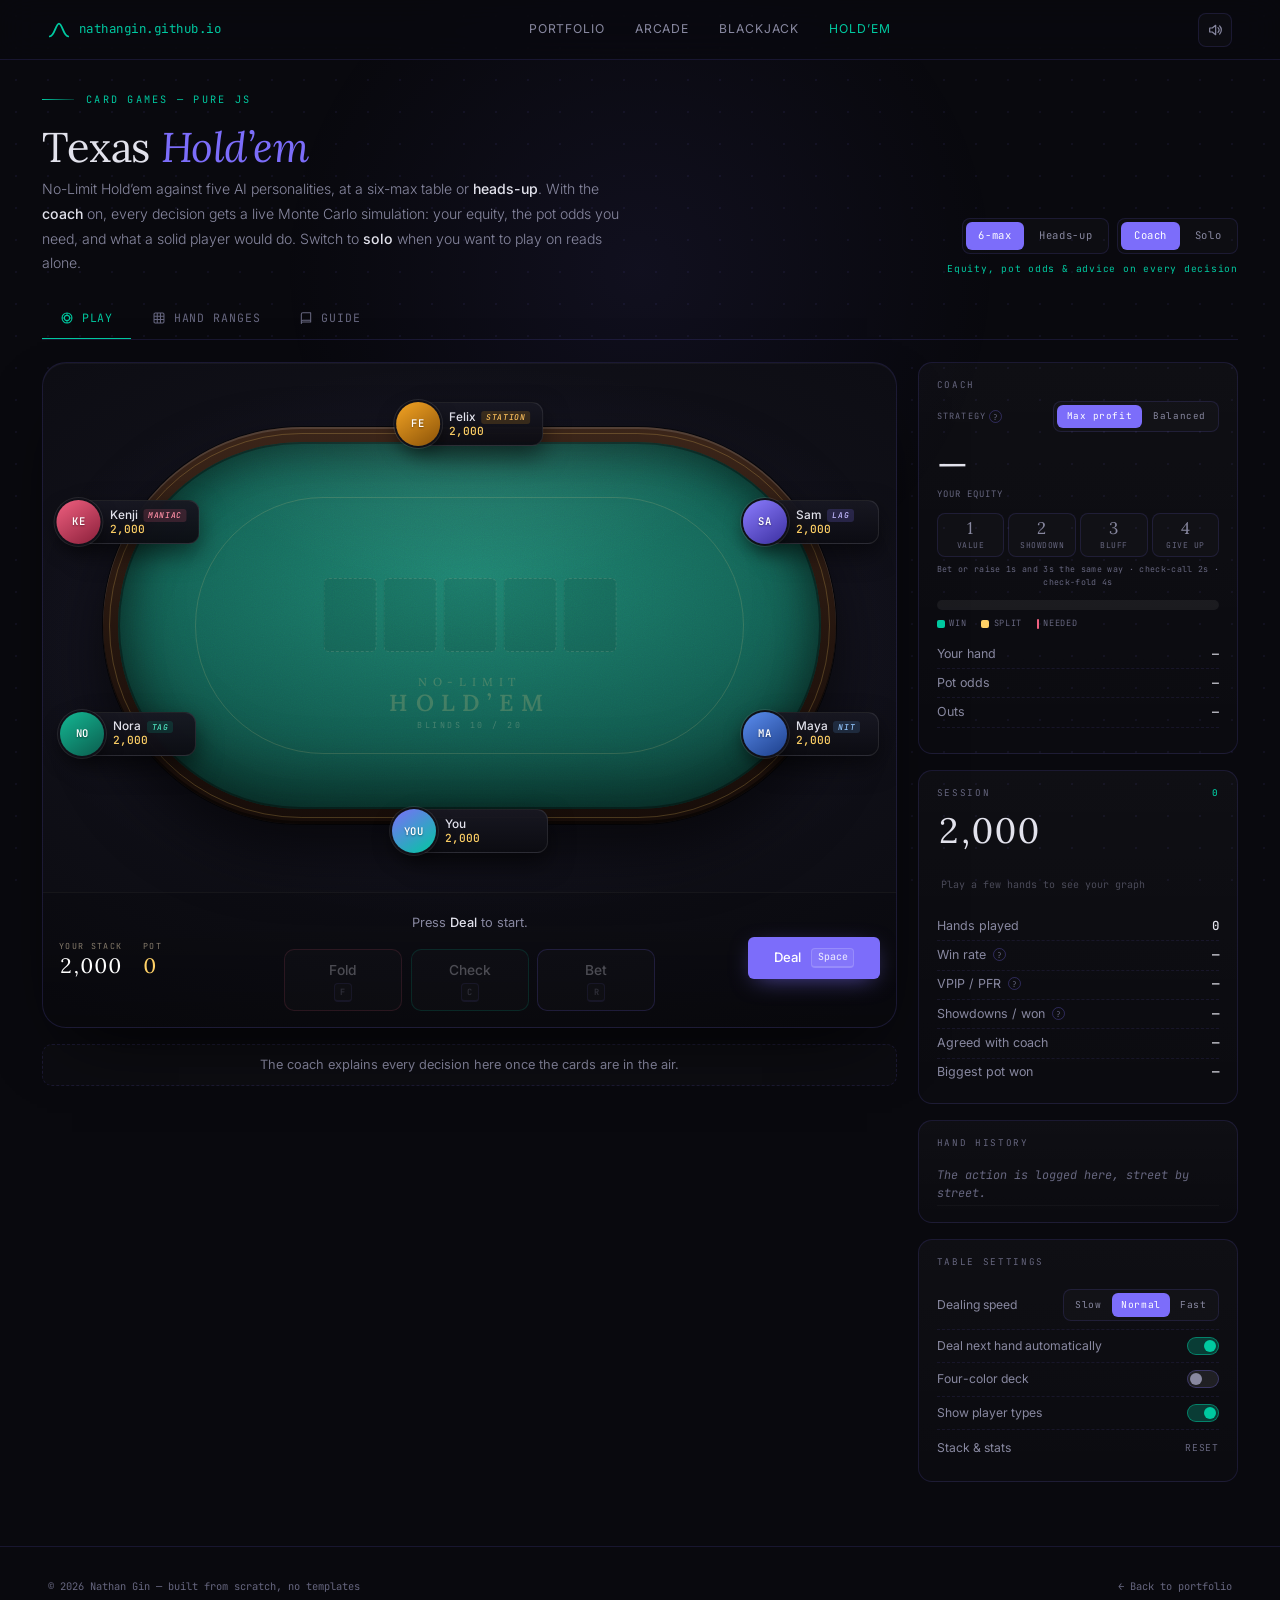
<file: poker.html>
<!DOCTYPE html>
<html lang="en">
<head>
<meta charset="UTF-8"/>
<meta name="viewport" content="width=device-width,initial-scale=1.0"/>
<title>Texas Hold’em — Nathan Gin</title>
<meta name="description" content="No-Limit Hold’em against AI personalities, six-max or heads-up, with a Monte Carlo equity coach, opening ranges, and a strategy guide."/>
<meta property="og:title" content="Texas Hold’em — Nathan Gin"/>
<meta property="og:description" content="No-Limit Hold’em against AI personalities, six-max or heads-up, with a Monte Carlo equity coach, opening ranges, and a strategy guide."/>
<meta property="og:type" content="website"/>
<meta name="theme-color" content="#09090e"/>
<link rel="icon" href="data:image/svg+xml,%3Csvg xmlns='http://www.w3.org/2000/svg' viewBox='0 0 64 64'%3E%3Crect width='64' height='64' rx='14' fill='%2309090e'/%3E%3Cpath d='M8 47C20 47 23 15 32 15s12 32 24 32' fill='none' stroke='%2300c9a0' stroke-width='5' stroke-linecap='round'/%3E%3Ccircle cx='32' cy='15' r='4' fill='%237c6dfa'/%3E%3C/svg%3E"/>
<link rel="preconnect" href="https://fonts.googleapis.com">
<link rel="preconnect" href="https://fonts.gstatic.com" crossorigin>
<link href="https://fonts.googleapis.com/css2?family=Lora:ital,wght@0,400;0,500;0,600;1,400;1,500&family=Inter:wght@300;400;500;600&family=JetBrains+Mono:wght@400;500;600&display=swap" rel="stylesheet">
<style>
/* ==========================================================================
   NG — shared design system (portfolio + games)
   ========================================================================== */
:root{
  --bg:#09090e;--bg2:#0f0f17;--bg3:#151521;--bg4:#1b1b2a;
  --ink:#e2e2ec;--ink2:#8888a0;--ink3:#66667f;
  --violet:#7c6dfa;--violet2:#a99eff;--teal:#00c9a0;--teal2:#5fe3c4;--rose:#f06080;--gold:#ffd166;--amber:#f5a524;
  --edge:rgba(124,109,250,0.14);--edge2:rgba(124,109,250,0.3);
  --glass:rgba(255,255,255,0.025);
  --serif:'Lora',Georgia,'Times New Roman',serif;
  --sans:'Inter',system-ui,-apple-system,'Segoe UI',sans-serif;
  --mono:'JetBrains Mono',ui-monospace,'SFMono-Regular',Menlo,monospace;
  --ease:cubic-bezier(.2,.75,.2,1);
  --spring:cubic-bezier(.34,1.56,.64,1);
  --nav-h:60px;
}
*,*::before,*::after{box-sizing:border-box;margin:0;padding:0;}
html{scroll-behavior:smooth;scroll-padding-top:calc(var(--nav-h) + 10px);-webkit-text-size-adjust:100%;}
html{overflow-x:hidden;}
body{font-family:var(--sans);background:var(--bg);color:var(--ink);line-height:1.5;-webkit-font-smoothing:antialiased;}
body::before{content:'';position:fixed;inset:0;background-image:radial-gradient(circle,rgba(124,109,250,0.075) 1px,transparent 1px);background-size:32px 32px;pointer-events:none;z-index:0;}
img{max-width:100%;display:block;}
button{font:inherit;color:inherit;}
a{color:inherit;}
::selection{background:rgba(124,109,250,0.35);color:#fff;}
:focus-visible{outline:2px solid var(--teal);outline-offset:3px;border-radius:4px;}
.sr-only{position:absolute;width:1px;height:1px;padding:0;margin:-1px;overflow:hidden;clip:rect(0,0,0,0);border:0;}

/* spotlight that follows the pointer */
.spotlight{position:fixed;inset:0;pointer-events:none;z-index:0;background:radial-gradient(600px circle at var(--sx,50%) var(--sy,30%),rgba(124,109,250,0.07),transparent 60%);transition:opacity .4s;}

/* ---------- NAV ---------- */
.nav{position:fixed;top:0;left:0;right:0;height:var(--nav-h);z-index:100;padding:0 3rem;display:flex;align-items:center;justify-content:space-between;gap:1.5rem;background:rgba(9,9,14,0.72);backdrop-filter:blur(18px) saturate(140%);-webkit-backdrop-filter:blur(18px) saturate(140%);border-bottom:1px solid var(--edge);transition:background .3s;}
.nav.scrolled{background:rgba(9,9,14,0.88);}
.nav-logo{font-family:var(--mono);font-size:0.78rem;color:var(--teal);letter-spacing:0.04em;text-decoration:none;display:inline-flex;align-items:center;gap:.55rem;white-space:nowrap;}
.nav-logo .lg-mark{width:22px;height:22px;flex-shrink:0;}
.nav-logo:hover .lg-mark path{stroke-dashoffset:0;}
.nav-links{position:relative;display:flex;align-items:center;gap:1.9rem;}
.nav-links>a,.nav-dd-btn{font-size:0.76rem;color:var(--ink2);text-decoration:none;letter-spacing:0.07em;text-transform:uppercase;transition:color .2s;background:none;border:none;cursor:pointer;display:inline-flex;align-items:center;gap:.3rem;padding:.4rem 0;}
.nav-links>a:hover,.nav-dd-btn:hover,.nav-links>a.active,.nav-dd.active .nav-dd-btn{color:var(--ink);}
.nav-links>a.here{color:var(--teal);}
.nav-ind{position:absolute;bottom:-2px;height:2px;border-radius:2px;background:linear-gradient(90deg,var(--violet),var(--teal));transition:left .45s var(--ease),width .45s var(--ease),opacity .3s;opacity:0;pointer-events:none;}
.nav-dd{position:relative;}
.nav-dd-btn svg{width:10px;height:10px;transition:transform .25s;}
.nav-dd.open .nav-dd-btn svg{transform:rotate(180deg);}
.dd-menu{position:absolute;top:calc(100% + 14px);left:50%;transform:translate(-50%,-6px);min-width:300px;background:rgba(15,15,23,0.96);backdrop-filter:blur(18px);-webkit-backdrop-filter:blur(18px);border:1px solid var(--edge2);border-radius:12px;padding:.45rem;box-shadow:0 24px 60px rgba(0,0,0,.55);opacity:0;visibility:hidden;transition:opacity .2s,transform .25s var(--ease),visibility .2s;}
.nav-dd.open .dd-menu{opacity:1;visibility:visible;transform:translate(-50%,0);}
.dd-menu::before{content:'';position:absolute;top:-14px;left:0;right:0;height:14px;}
.dd-menu a{display:flex;gap:.8rem;align-items:center;padding:.6rem .7rem;border-radius:8px;text-decoration:none;transition:background .15s;}
.dd-menu a:hover,.dd-menu a:focus-visible{background:rgba(124,109,250,0.1);}
.dd-ic{width:34px;height:34px;border-radius:8px;display:grid;place-items:center;background:rgba(124,109,250,0.1);border:1px solid var(--edge);flex-shrink:0;color:var(--violet2);}
.dd-ic svg{width:17px;height:17px;}
.dd-menu b{display:block;font-size:.82rem;font-weight:500;color:var(--ink);}
.dd-menu small{display:block;font-size:.7rem;color:var(--ink2);margin-top:1px;}
.dd-sep{height:1px;background:var(--edge);margin:.35rem .5rem;}
.nav-tools{display:flex;align-items:center;gap:.5rem;}
.icon-btn{width:34px;height:34px;border-radius:8px;border:1px solid var(--edge);background:rgba(255,255,255,0.02);display:grid;place-items:center;cursor:pointer;color:var(--ink2);transition:color .2s,border-color .2s,background .2s;}
.icon-btn:hover{color:var(--ink);border-color:var(--edge2);background:rgba(124,109,250,0.08);}
.icon-btn svg{width:16px;height:16px;}
.sound-toggle .snd-off{display:none;}
.sound-toggle.muted .snd-on{display:none;}
.sound-toggle.muted .snd-off{display:block;}
.nav-burger{display:none;}
.nav-progress{position:absolute;left:0;bottom:-1px;height:2px;width:100%;transform-origin:left;transform:scaleX(var(--p,0));background:linear-gradient(90deg,var(--violet),var(--teal));opacity:.85;}
.mnav{position:fixed;inset:var(--nav-h) 0 0 0;z-index:99;background:rgba(9,9,14,0.97);backdrop-filter:blur(18px);-webkit-backdrop-filter:blur(18px);padding:2rem 1.6rem;display:flex;flex-direction:column;gap:.2rem;opacity:0;visibility:hidden;transform:translateY(-8px);transition:opacity .25s,transform .3s var(--ease),visibility .25s;overflow-y:auto;}
.mnav.open{opacity:1;visibility:visible;transform:none;}
.mnav a{font-family:var(--serif);font-size:1.6rem;color:var(--ink);text-decoration:none;padding:.55rem 0;border-bottom:1px solid var(--edge);display:flex;justify-content:space-between;align-items:center;}
.mnav a small{font-family:var(--mono);font-size:.62rem;color:var(--teal);letter-spacing:.14em;text-transform:uppercase;}
.mnav .mnav-label{font-family:var(--mono);font-size:.62rem;color:var(--ink3);letter-spacing:.18em;text-transform:uppercase;margin:1.4rem 0 .3rem;}

/* ---------- BUTTONS ---------- */
.btn{position:relative;display:inline-flex;align-items:center;justify-content:center;gap:.45rem;padding:.62rem 1.3rem;font-size:.82rem;font-weight:500;border-radius:6px;text-decoration:none;cursor:pointer;border:1px solid transparent;transition:transform .25s var(--ease),background .2s,border-color .2s,color .2s,box-shadow .25s;overflow:hidden;white-space:nowrap;}
.btn svg{width:15px;height:15px;flex-shrink:0;}
.btn-fill{background:var(--violet);color:#fff;box-shadow:0 6px 24px -8px rgba(124,109,250,.7);}
.btn-fill:hover{transform:translateY(-1px);box-shadow:0 10px 30px -8px rgba(124,109,250,.85);}
.btn-fill::after{content:'';position:absolute;top:0;bottom:0;width:40%;left:-60%;background:linear-gradient(100deg,transparent,rgba(255,255,255,.28),transparent);transform:skewX(-18deg);transition:left .6s var(--ease);}
.btn-fill:hover::after{left:130%;}
.btn-ghost{background:rgba(255,255,255,0.015);color:var(--ink2);border-color:var(--edge);}
.btn-ghost:hover{color:var(--ink);border-color:var(--edge2);background:rgba(124,109,250,0.07);transform:translateY(-1px);}
.btn-teal{background:var(--teal);color:#04120e;}
.btn-teal:hover{transform:translateY(-1px);filter:brightness(1.08);}
.btn:disabled,.btn[aria-disabled="true"]{opacity:.38;cursor:default;transform:none!important;box-shadow:none;}
.btn-sm{padding:.42rem .85rem;font-size:.74rem;}
kbd{font-family:var(--mono);font-size:.62rem;padding:.08rem .34rem;border-radius:4px;border:1px solid var(--edge2);border-bottom-width:2px;background:rgba(255,255,255,.03);color:var(--ink2);}

/* ---------- SECTION SYSTEM (spacing / eyebrows / titles) ---------- */
.sec{position:relative;z-index:1;padding:7rem 3rem;max-width:1000px;margin:0 auto;}
.sec-alt{position:relative;z-index:1;background:var(--bg2);border-top:1px solid var(--edge);border-bottom:1px solid var(--edge);}
.sec-alt>.sec-inner{max-width:1000px;margin:0 auto;padding:7rem 3rem;position:relative;z-index:1;}
.eyebrow{font-family:var(--mono);font-size:0.64rem;color:var(--teal);letter-spacing:0.22em;text-transform:uppercase;margin-bottom:1.1rem;display:flex;align-items:center;gap:0.75rem;}
.eyebrow::before{content:'';display:inline-block;width:2rem;height:1px;background:linear-gradient(90deg,var(--teal),rgba(0,201,160,0.25));transform-origin:left;transition:transform .9s var(--ease) .1s;}
.eyebrow.center{justify-content:center;}
.sec-title{font-family:var(--serif);font-size:clamp(2rem,3.8vw,2.9rem);font-weight:400;color:var(--ink);margin-bottom:2.8rem;line-height:1.08;letter-spacing:-0.01em;}
.sec-title em{font-style:italic;color:var(--violet);}
.sec-title+.sec-subtitle{margin-top:-2.2rem;}
.sec-subtitle{font-size:0.88rem;font-weight:300;color:var(--ink2);margin-bottom:3rem;line-height:1.75;max-width:520px;}

/* ---------- REVEAL ---------- */
.reveal{--rv:opacity .8s var(--ease) var(--d,0s),translate .8s var(--ease) var(--d,0s);opacity:0;translate:0 22px;transition:var(--rv);}
.reveal.in{opacity:1;translate:none;}
.reveal:not(.in) .eyebrow::before{transform:scaleX(0);}

/* ---------- CURSOR ---------- */
.cur-dot,.cur-ring{position:fixed;top:0;left:0;pointer-events:none;border-radius:50%;z-index:9999;opacity:0;transition:opacity .3s;}
.cur-dot{width:5px;height:5px;background:var(--violet);}
.cur-ring{width:32px;height:32px;border:1px solid rgba(124,109,250,0.45);transition:width .28s var(--ease),height .28s var(--ease),border-color .28s,opacity .3s,background .28s;}
.cur-ring.hover{width:46px;height:46px;border-color:rgba(124,109,250,0.8);background:rgba(124,109,250,0.06);}
body.has-cursor .cur-dot,body.has-cursor .cur-ring{opacity:1;}

/* ---------- TOASTS ---------- */
.toasts{position:fixed;right:1.2rem;bottom:1.2rem;z-index:500;display:flex;flex-direction:column;gap:.6rem;pointer-events:none;max-width:min(360px,calc(100vw - 2.4rem));}
.toast{pointer-events:auto;display:flex;gap:.75rem;align-items:flex-start;background:rgba(17,17,27,0.96);backdrop-filter:blur(14px);-webkit-backdrop-filter:blur(14px);border:1px solid var(--edge2);border-radius:12px;padding:.8rem 1rem;box-shadow:0 18px 50px rgba(0,0,0,.5);transform:translateX(120%);opacity:0;transition:transform .5s var(--spring),opacity .3s;}
.toast.show{transform:none;opacity:1;}
.toast.out{transform:translateX(120%);opacity:0;transition:transform .35s var(--ease),opacity .3s;}
.toast-ic{width:32px;height:32px;border-radius:8px;display:grid;place-items:center;flex-shrink:0;background:rgba(0,201,160,.12);color:var(--teal);}
.toast-ic svg{width:17px;height:17px;}
.toast.toast-ach{border-color:rgba(255,209,102,.45);background:linear-gradient(135deg,rgba(40,32,12,.97),rgba(17,17,27,.97));}
.toast.toast-ach .toast-ic{background:rgba(255,209,102,.15);color:var(--gold);}
.toast-k{font-family:var(--mono);font-size:.58rem;letter-spacing:.16em;text-transform:uppercase;color:var(--teal);}
.toast.toast-ach .toast-k{color:var(--gold);}
.toast-t{font-size:.86rem;font-weight:500;color:var(--ink);margin-top:1px;}
.toast-d{font-size:.74rem;color:var(--ink2);margin-top:2px;line-height:1.45;}

/* ---------- SMALL UI PARTS ---------- */
.seg{display:inline-flex;border:1px solid var(--edge);border-radius:8px;padding:3px;background:rgba(255,255,255,.02);gap:2px;}
.seg button{font-family:var(--mono);font-size:.66rem;letter-spacing:.06em;padding:.38rem .8rem;border:none;background:transparent;color:var(--ink2);border-radius:6px;cursor:pointer;transition:background .2s,color .2s;}
.seg button:hover{color:var(--ink);}
.seg button.on{background:var(--violet);color:#fff;}
.switch{display:inline-flex;align-items:center;gap:.55rem;cursor:pointer;font-size:.74rem;color:var(--ink2);user-select:none;}
.switch input{position:absolute;opacity:0;pointer-events:none;}
.switch .tr{width:32px;height:18px;border-radius:9px;background:rgba(255,255,255,.08);border:1px solid var(--edge2);position:relative;transition:background .2s;flex-shrink:0;}
.switch .tr::after{content:'';position:absolute;top:2px;left:2px;width:12px;height:12px;border-radius:50%;background:var(--ink2);transition:transform .25s var(--spring),background .2s;}
.switch input:checked+.tr{background:rgba(0,201,160,.25);border-color:rgba(0,201,160,.5);}
.switch input:checked+.tr::after{transform:translateX(14px);background:var(--teal);}
.switch input:focus-visible+.tr{outline:2px solid var(--teal);outline-offset:2px;}
.tabs{position:relative;display:flex;border-bottom:1px solid var(--edge);flex-wrap:wrap;}
.tabs button{font-size:.78rem;color:var(--ink3);padding:.65rem 1.2rem;cursor:pointer;background:none;border:none;border-bottom:2px solid transparent;margin-bottom:-1px;transition:color .2s;user-select:none;display:inline-flex;gap:.45rem;align-items:center;}
.tabs button:hover{color:var(--ink2);}
.tabs button.on{color:var(--ink);}
.tabs .cnt{font-family:var(--mono);font-size:.58rem;color:var(--ink3);background:rgba(255,255,255,.04);border:1px solid var(--edge);border-radius:10px;padding:0 .4rem;line-height:1.5;}
.tabs button.on .cnt{color:var(--teal);border-color:rgba(0,201,160,.35);}
.tabs .tab-ind{position:absolute;bottom:-1px;height:2px;background:var(--teal);transition:left .4s var(--ease),width .4s var(--ease);border-radius:2px;}
.tabs.violet .tab-ind{background:var(--violet);}
.page-tabs{position:relative;display:flex;border-bottom:1px solid var(--edge);margin-bottom:2.2rem;gap:.2rem;overflow-x:auto;scrollbar-width:none;}
.page-tabs::-webkit-scrollbar{display:none;}
.page-tabs button{font-family:var(--mono);font-size:.72rem;letter-spacing:.08em;text-transform:uppercase;color:var(--ink3);padding:.7rem 1.1rem;background:none;border:none;border-bottom:2px solid transparent;margin-bottom:-1px;cursor:pointer;transition:color .2s;white-space:nowrap;display:inline-flex;gap:.5rem;align-items:center;}
.page-tabs button svg{width:14px;height:14px;}
.page-tabs button:hover{color:var(--ink2);}
.page-tabs button.on{color:var(--teal);}
.page-tabs .tab-ind{position:absolute;bottom:-1px;height:2px;background:var(--teal);transition:left .4s var(--ease),width .4s var(--ease);}
.panel{display:none;}
.panel.on{display:block;animation:panelIn .45s var(--ease);}
@keyframes panelIn{from{opacity:0;transform:translateY(8px);}to{opacity:1;transform:none;}}
.pulse-dot{display:inline-block;width:7px;height:7px;border-radius:50%;background:var(--teal);box-shadow:0 0 0 0 rgba(0,201,160,.6);animation:pulseDot 2s infinite;flex-shrink:0;}
.pulse-dot.amber{background:var(--amber);box-shadow:0 0 0 0 rgba(245,165,36,.6);animation-name:pulseDotA;}
@keyframes pulseDot{0%{box-shadow:0 0 0 0 rgba(0,201,160,.55);}70%{box-shadow:0 0 0 8px rgba(0,201,160,0);}100%{box-shadow:0 0 0 0 rgba(0,201,160,0);}}
@keyframes pulseDotA{0%{box-shadow:0 0 0 0 rgba(245,165,36,.55);}70%{box-shadow:0 0 0 8px rgba(245,165,36,0);}100%{box-shadow:0 0 0 0 rgba(245,165,36,0);}}
.tip{position:fixed;z-index:600;pointer-events:none;background:rgba(17,17,27,.97);border:1px solid var(--edge2);border-radius:8px;padding:.5rem .7rem;font-size:.74rem;color:var(--ink);max-width:260px;box-shadow:0 12px 30px rgba(0,0,0,.5);opacity:0;transform:translateY(4px);transition:opacity .15s,transform .15s;line-height:1.45;}
.tip.show{opacity:1;transform:none;}
.tip b{color:var(--teal);font-weight:500;}
.tip .tip-k{font-family:var(--mono);font-size:.58rem;color:var(--ink3);letter-spacing:.12em;text-transform:uppercase;display:block;margin-bottom:2px;}

/* confetti (konami / wins) */
.confetti{position:fixed;inset:0;pointer-events:none;z-index:700;overflow:hidden;}
.confetti span{position:absolute;top:-40px;font-size:22px;will-change:transform;animation:fall linear forwards;}
@keyframes fall{to{transform:translate3d(var(--dx,0),110vh,0) rotate(var(--rot,540deg));}}

/* ---------- FOOTER ---------- */
footer.site-foot{position:relative;z-index:1;border-top:1px solid var(--edge);padding:2rem 3rem;display:flex;justify-content:space-between;align-items:center;gap:1rem;flex-wrap:wrap;}
footer.site-foot p{font-family:var(--mono);font-size:0.65rem;color:var(--ink3);}

/* ---------- RESPONSIVE ---------- */
@media(max-width:1060px){
  .nav{padding:0 1.5rem;}
  .nav-links{display:none;}
  .nav-burger{display:grid;}
}
@media(max-width:900px){
  .sec{padding:4.5rem 1.5rem;}
  .sec-alt>.sec-inner{padding:4.5rem 1.5rem;}
  footer.site-foot{padding:1.5rem;flex-direction:column;text-align:center;}
}
@media (hover:none),(pointer:coarse){
  .cur-dot,.cur-ring,.spotlight{display:none!important;}
}
@media (prefers-reduced-motion:reduce){
  html{scroll-behavior:auto;}
  *,*::before,*::after{animation-duration:.001ms!important;animation-iteration-count:1!important;transition-duration:.001ms!important;}
  .reveal{opacity:1;translate:none;}
  .cur-dot,.cur-ring{display:none!important;}
}

/* ==========================================================================
   Shared casino UI: page shell, playing cards, chips, panels
   ========================================================================== */
.gp{position:relative;z-index:1;max-width:1260px;margin:0 auto;padding:calc(var(--nav-h) + 2rem) 2rem 4rem;}
.gp-head{display:flex;justify-content:space-between;align-items:flex-end;gap:2rem;margin-bottom:1.4rem;flex-wrap:wrap;}
.gp-title{font-family:var(--serif);font-size:clamp(2rem,3.4vw,2.6rem);font-weight:400;line-height:1.05;letter-spacing:-.01em;margin-bottom:.55rem;}
.gp-title em{font-style:italic;color:var(--violet);}
.gp-sub{font-size:.88rem;font-weight:300;color:var(--ink2);line-height:1.75;max-width:600px;}
.gp-sub b{color:var(--ink);font-weight:500;}
.gp-mode{display:flex;flex-direction:column;align-items:flex-end;gap:.5rem;}
.gp-mode p{font-family:var(--mono);font-size:.6rem;letter-spacing:.08em;color:var(--ink3);text-align:right;max-width:300px;}
.gp-mode p.learn{color:var(--teal);}
.gp-mode p.practice{color:var(--rose);}
.nav-links>a.here{color:var(--teal);}

/* ---------- side panels ---------- */
.box{background:linear-gradient(180deg,rgba(255,255,255,.028),rgba(255,255,255,.012));border:1px solid var(--edge);border-radius:14px;padding:1rem 1.1rem;}
.box-h{display:flex;justify-content:space-between;align-items:center;gap:.6rem;margin-bottom:.75rem;}
.box-t{font-family:var(--mono);font-size:.58rem;letter-spacing:.18em;text-transform:uppercase;color:var(--ink3);display:flex;align-items:center;gap:.5rem;}
.box-t b{color:var(--teal);font-weight:500;}
.kv{display:flex;justify-content:space-between;align-items:baseline;gap:.8rem;padding:.3rem 0;font-size:.78rem;color:var(--ink2);border-bottom:1px dashed rgba(124,109,250,.1);}
.kv:last-child{border-bottom:none;}
.kv b{font-family:var(--mono);font-weight:500;color:var(--ink);font-variant-numeric:tabular-nums;}
.kv b.pos{color:var(--teal);}.kv b.neg{color:var(--rose);}
.big-num{font-family:var(--serif);font-size:2.2rem;line-height:1;color:var(--ink);font-variant-numeric:tabular-nums;}
.big-num.pos{color:var(--teal);}.big-num.neg{color:var(--rose);}
.spark{display:block;width:100%;height:54px;margin-top:.6rem;}
.opt-row{display:flex;justify-content:space-between;align-items:center;gap:.8rem;padding:.45rem 0;border-bottom:1px dashed rgba(124,109,250,.1);}
.opt-row:last-child{border-bottom:none;}
.opt-row>span{font-size:.76rem;color:var(--ink2);}
.opt-row .seg button{font-size:.6rem;padding:.3rem .55rem;}
.link-btn{background:none;border:none;color:var(--ink3);font-family:var(--mono);font-size:.6rem;letter-spacing:.1em;text-transform:uppercase;cursor:pointer;padding:.2rem 0;transition:color .2s;}
.link-btn:hover{color:var(--rose);}

/* ---------- action buttons ---------- */
.acts{display:flex;gap:.55rem;flex-wrap:wrap;justify-content:center;}
.act{position:relative;min-width:104px;padding:.72rem 1.1rem .66rem;border-radius:10px;border:1px solid var(--edge2);background:rgba(255,255,255,.035);color:var(--ink);font-size:.86rem;font-weight:500;cursor:pointer;display:inline-flex;flex-direction:column;align-items:center;gap:.2rem;transition:transform .2s var(--ease),background .2s,border-color .2s,box-shadow .25s,opacity .2s;}
.act kbd{font-size:.54rem;}
.act:hover:not(:disabled){transform:translateY(-2px);background:rgba(124,109,250,.12);border-color:rgba(124,109,250,.5);}
.act:active:not(:disabled){transform:translateY(0) scale(.98);}
.act:disabled{opacity:.3;cursor:default;}
.act.hit{border-color:rgba(0,201,160,.45);}
.act.stand{border-color:rgba(124,109,250,.55);}
.act.dbl{border-color:rgba(255,209,102,.45);}
.act.split{border-color:rgba(240,96,128,.45);}
.act.primary{background:var(--violet);border-color:var(--violet);color:#fff;box-shadow:0 10px 26px -10px rgba(124,109,250,.8);}
.act.primary:hover:not(:disabled){background:#8b7dff;}
.act.rec{box-shadow:0 0 0 2px var(--teal),0 0 24px rgba(0,201,160,.45);}
.act.rec::after{content:'Suggested';position:absolute;top:-.62rem;left:50%;transform:translateX(-50%);font-family:var(--mono);font-size:.5rem;letter-spacing:.12em;text-transform:uppercase;color:#04120e;background:var(--teal);padding:.08rem .35rem;border-radius:3px;white-space:nowrap;}

/* ---------- playing cards ---------- */
.card-layer{position:absolute;inset:0;pointer-events:none;z-index:4;}
.pc{position:absolute;left:0;top:0;width:var(--cw,64px);height:calc(var(--cw,64px) * 1.4);perspective:900px;transition:transform var(--mv,.42s) var(--ease),opacity .35s;will-change:transform;}
.pc-in{position:relative;width:100%;height:100%;transform-style:preserve-3d;transition:transform var(--fl,.38s) var(--ease);}
.pc.down .pc-in{transform:rotateY(180deg);}
.pc-face,.pc-back{position:absolute;inset:0;border-radius:calc(var(--cw,64px) * .1);backface-visibility:hidden;-webkit-backface-visibility:hidden;}
.pc-face{background:linear-gradient(160deg,#fffdf8,#efeadf);box-shadow:0 1px 0 rgba(255,255,255,.6) inset,0 6px 16px rgba(0,0,0,.45),0 1px 2px rgba(0,0,0,.4);overflow:hidden;}
.pc-back{transform:rotateY(180deg);background:#f7f3ea;padding:calc(var(--cw,64px) * .06);box-shadow:0 6px 16px rgba(0,0,0,.45);}
.pc-back::before{content:'';display:block;width:100%;height:100%;border-radius:calc(var(--cw,64px) * .06);background:radial-gradient(circle at 50% 50%,rgba(255,209,102,.35) 0 12%,transparent 13%),repeating-linear-gradient(45deg,rgba(255,255,255,.14) 0 2px,transparent 2px 7px),repeating-linear-gradient(-45deg,rgba(255,255,255,.14) 0 2px,transparent 2px 7px),linear-gradient(145deg,#4a3fcf,#221a6e);}
.pc .ix{position:absolute;top:5%;left:7%;display:flex;flex-direction:column;align-items:center;line-height:.95;font-family:var(--serif);font-weight:600;}
.pc .ix .r{font-size:calc(var(--cw,64px) * .27);letter-spacing:-.04em;}
.pc .ix .s{font-size:calc(var(--cw,64px) * .22);margin-top:1px;}
.pc .ix.bot{top:auto;left:auto;bottom:5%;right:7%;transform:rotate(180deg);}
.pc .pip{position:absolute;inset:0;display:grid;place-items:center;font-size:calc(var(--cw,64px) * .52);line-height:1;}
.pc .court{position:absolute;inset:18% 20%;border:1.5px solid currentColor;border-radius:calc(var(--cw,64px) * .06);display:grid;place-items:center;opacity:.9;background:repeating-linear-gradient(135deg,rgba(0,0,0,.035) 0 3px,transparent 3px 6px);}
.pc .court i{font-family:var(--serif);font-style:italic;font-weight:500;font-size:calc(var(--cw,64px) * .42);line-height:1;}
.pc .court i small{display:block;font-style:normal;font-size:.5em;text-align:center;margin-top:1px;}
.pc.s-h,.pc.s-d{color:#c8283f;}
.pc.s-s,.pc.s-c{color:#15151f;}
.four .pc.s-d{color:#1f62d8;}
.four .pc.s-c{color:#0f8a4d;}
.pc .hl{position:absolute;bottom:-8px;left:-8px;min-width:20px;height:20px;border-radius:10px;padding:0 5px;display:grid;place-items:center;font-family:var(--mono);font-size:.62rem;font-weight:600;box-shadow:0 2px 6px rgba(0,0,0,.4);transition:opacity .25s,transform .3s var(--spring);z-index:2;}
.pc .hl.p{background:var(--teal);color:#04120e;}
.pc .hl.m{background:var(--rose);color:#fff;}
.pc .hl.z{background:#3a3a50;color:var(--ink);}
.pc.down .hl,.no-badges .pc .hl{opacity:0;transform:scale(.4);}
.pc.win .pc-face{box-shadow:0 0 0 2px var(--gold),0 0 22px rgba(255,209,102,.6),0 6px 16px rgba(0,0,0,.45);}
.pc.dim{opacity:.45;}
.pc.lift{z-index:3;}

/* ---------- casino chips ---------- */
.cchip{--cc:#d9435b;--cs:#fff;position:relative;width:var(--chip,44px);height:var(--chip,44px);border-radius:50%;flex-shrink:0;background:conic-gradient(var(--cs) 0 10deg,var(--cc) 10deg 50deg,var(--cs) 50deg 60deg,var(--cc) 60deg 110deg,var(--cs) 110deg 120deg,var(--cc) 120deg 170deg,var(--cs) 170deg 180deg,var(--cc) 180deg 230deg,var(--cs) 230deg 240deg,var(--cc) 240deg 290deg,var(--cs) 290deg 300deg,var(--cc) 300deg 350deg,var(--cs) 350deg 360deg);box-shadow:0 3px 0 rgba(0,0,0,.35),0 6px 14px rgba(0,0,0,.4),inset 0 0 0 1px rgba(0,0,0,.25);display:grid;place-items:center;}
.cchip::before{content:'';position:absolute;inset:16%;border-radius:50%;background:var(--cc);box-shadow:inset 0 0 0 1.5px rgba(255,255,255,.55),inset 0 2px 6px rgba(0,0,0,.25);}
.cchip span{position:relative;font-family:var(--mono);font-weight:600;font-size:calc(var(--chip,44px) * .26);color:#fff;text-shadow:0 1px 2px rgba(0,0,0,.5);letter-spacing:-.02em;}
.cchip.c1{--cc:#e8e4da;--cs:#8b8674;}.cchip.c1 span{color:#2a2a33;text-shadow:none;}
.cchip.c5{--cc:#d23a52;}
.cchip.c25{--cc:#1b8f63;}
.cchip.c100{--cc:#23232e;--cs:#e9e2cf;}
.cchip.c500{--cc:#6b4fd8;}
.cchip.c1k{--cc:#c8992f;--cs:#fff5d6;}
button.cchip{border:none;cursor:pointer;transition:transform .2s var(--spring),box-shadow .2s;}
button.cchip:hover:not(:disabled){transform:translateY(-4px) rotate(-8deg);box-shadow:0 7px 0 rgba(0,0,0,.3),0 12px 22px rgba(0,0,0,.45),inset 0 0 0 1px rgba(0,0,0,.25);}
button.cchip:disabled{opacity:.35;cursor:default;}
.stack{position:absolute;width:var(--chip,34px);height:var(--chip,34px);transform:translate(-50%,-50%);}
.stack .cchip{position:absolute;left:0;}
.fly-chip{position:absolute;z-index:30;pointer-events:none;transition:transform .45s var(--ease),opacity .3s;}

/* ---------- misc ---------- */
.log{font-family:var(--mono);font-size:.64rem;line-height:1.55;color:var(--ink2);max-height:210px;overflow-y:auto;scrollbar-width:thin;}
.log div{padding:.18rem 0;border-bottom:1px solid rgba(255,255,255,.03);}
.log .you{color:var(--violet2);}
.log .win{color:var(--teal);}
.log .bad{color:var(--rose);}
.log .st{color:var(--gold);letter-spacing:.12em;text-transform:uppercase;font-size:.56rem;padding-top:.45rem;}
.review{display:flex;flex-direction:column;gap:.35rem;}
.rv{display:flex;gap:.55rem;align-items:flex-start;font-size:.74rem;color:var(--ink2);line-height:1.45;}
.rv i{width:18px;height:18px;border-radius:5px;display:grid;place-items:center;flex-shrink:0;margin-top:1px;}
.rv i svg{width:11px;height:11px;}
.rv.ok i{background:rgba(0,201,160,.15);color:var(--teal);}
.rv.no i{background:rgba(240,96,128,.15);color:var(--rose);}
.rv b{color:var(--ink);font-weight:500;}
.rv small{display:block;font-family:var(--mono);font-size:.58rem;color:var(--ink3);margin-top:1px;}
.empty{font-size:.74rem;color:var(--ink3);font-style:italic;}
.guide{max-width:880px;}
.guide h2{font-family:var(--serif);font-size:1.45rem;font-weight:400;color:var(--ink);margin:0 0 .8rem;}
.guide section{margin-bottom:2.8rem;}
.guide p{font-size:.88rem;font-weight:300;color:var(--ink2);line-height:1.8;margin-bottom:.8rem;}
.guide p strong,.guide li strong{color:var(--ink);font-weight:500;}
.guide ul{margin:0 0 .8rem 1.1rem;color:var(--ink2);font-size:.86rem;line-height:1.75;font-weight:300;}
.tbl{width:100%;border-collapse:collapse;margin:1rem 0;font-size:.82rem;}
.tbl th{font-family:var(--mono);font-size:.58rem;color:var(--ink3);letter-spacing:.12em;text-transform:uppercase;padding:.55rem .8rem;border-bottom:1px solid var(--edge2);text-align:left;font-weight:500;}
.tbl td{color:var(--ink2);padding:.55rem .8rem;border-bottom:1px solid rgba(124,109,250,.08);}
.tbl td:first-child{font-family:var(--mono);color:var(--ink);font-size:.74rem;}
.tbl tr:hover td{background:rgba(124,109,250,.04);}
.tip-grid{display:grid;grid-template-columns:repeat(auto-fill,minmax(250px,1fr));gap:.8rem;margin-top:1rem;}
.tip-card{background:var(--glass);border:1px solid var(--edge);border-radius:12px;padding:1rem 1.15rem;transition:border-color .25s,transform .3s var(--ease);}
.tip-card:hover{border-color:var(--edge2);transform:translateY(-2px);}
.tip-label{font-family:var(--mono);font-size:.58rem;color:var(--teal);letter-spacing:.12em;text-transform:uppercase;margin-bottom:.4rem;}
.tip-text{font-size:.82rem;font-weight:300;color:var(--ink2);line-height:1.65;}
.callout{border:1px solid rgba(0,201,160,.25);background:rgba(0,201,160,.05);border-radius:12px;padding:.9rem 1.1rem;font-size:.84rem;color:var(--ink2);line-height:1.7;margin:1rem 0;}
.callout b{color:var(--teal);font-weight:500;}
.inline-cards{display:inline-flex;gap:4px;vertical-align:middle;margin:0 2px;}
.mc{display:inline-grid;place-items:center;width:26px;height:36px;border-radius:4px;background:#f8f5ee;font-family:var(--serif);font-weight:600;font-size:.72rem;line-height:1;box-shadow:0 2px 5px rgba(0,0,0,.35);}
.mc.r{color:#c8283f;}.mc.k{color:#15151f;}
.drill-grid{display:grid;grid-template-columns:repeat(3,minmax(0,1fr));gap:1.1rem;}
.drill{background:linear-gradient(180deg,rgba(255,255,255,.03),rgba(255,255,255,.01));border:1px solid var(--edge);border-radius:16px;padding:1.2rem 1.25rem;display:flex;flex-direction:column;}
.drill h3{font-family:var(--serif);font-weight:400;font-size:1.2rem;color:var(--ink);margin-bottom:.3rem;}
.drill>p{font-size:.78rem;color:var(--ink2);line-height:1.6;margin-bottom:1rem;}
.drill-stage{position:relative;height:170px;border-radius:12px;background:radial-gradient(120% 100% at 50% 0%,#17624a,#0c3326 70%);border:1px solid rgba(255,255,255,.06);display:grid;place-items:center;margin-bottom:.9rem;overflow:hidden;}
.drill-stage .pc{position:relative;--cw:70px;}
.drill-cards{display:flex;gap:10px;align-items:center;justify-content:center;}
.drill-msg{font-family:var(--mono);font-size:.66rem;color:rgba(255,255,255,.7);letter-spacing:.08em;text-align:center;padding:0 1rem;line-height:1.6;}
.drill-row{display:flex;gap:.5rem;align-items:center;flex-wrap:wrap;margin-bottom:.6rem;}
.num-in{display:flex;align-items:center;border:1px solid var(--edge2);border-radius:8px;overflow:hidden;}
.num-in button{width:34px;height:36px;border:none;background:rgba(255,255,255,.03);color:var(--ink2);font-size:1rem;cursor:pointer;}
.num-in button:hover{background:rgba(124,109,250,.12);color:var(--ink);}
.num-in input{width:64px;height:36px;border:none;border-left:1px solid var(--edge);border-right:1px solid var(--edge);background:transparent;color:var(--ink);text-align:center;font-family:var(--mono);font-size:.95rem;-moz-appearance:textfield;}
.num-in input::-webkit-outer-spin-button,.num-in input::-webkit-inner-spin-button{-webkit-appearance:none;margin:0;}
.fb{font-size:.78rem;line-height:1.55;border-radius:8px;padding:.6rem .8rem;margin-top:.5rem;display:none;}
.fb.show{display:block;animation:panelIn .3s var(--ease);}
.fb.ok{background:rgba(0,201,160,.08);border:1px solid rgba(0,201,160,.25);color:var(--teal);}
.fb.no{background:rgba(240,96,128,.08);border:1px solid rgba(240,96,128,.25);color:var(--rose);}
.fb small{display:block;color:var(--ink2);margin-top:.2rem;}
.mini-stats{display:flex;gap:1rem;margin-top:auto;padding-top:.8rem;border-top:1px dashed var(--edge);}
.mini-stats div{display:flex;flex-direction:column;}
.mini-stats b{font-family:var(--serif);font-weight:400;font-size:1.15rem;color:var(--ink);font-variant-numeric:tabular-nums;}
.mini-stats span{font-family:var(--mono);font-size:.54rem;letter-spacing:.12em;text-transform:uppercase;color:var(--ink3);}
@media(max-width:980px){.drill-grid{grid-template-columns:1fr;}.gp-mode{align-items:flex-start;}.gp-mode p{text-align:left;}}
@media(max-width:700px){
  .gp{padding:calc(var(--nav-h) + 1.6rem) 1rem 3rem;}
  .gp-mode{align-items:flex-start;}
  .gp-mode p{text-align:left;}
  .act{min-width:0;flex:1;padding:.65rem .5rem;font-size:.8rem;}
}

.game-page .page-tabs{margin-bottom:1.4rem;}
@media(max-width:560px){
  .guide .tbl{font-size:.74rem;}
  .guide .tbl th,.guide .tbl td{padding:.45rem .4rem;}
  .guide .tbl th{white-space:normal;letter-spacing:.06em;}
  .guide .tbl td:first-child{font-size:.66rem;}
}

/* ==========================================================================
   Hold'em page
   ========================================================================== */
.pk-layout{display:grid;grid-template-columns:minmax(0,1fr) 320px;gap:1.3rem;align-items:start;}
.pk-main{min-width:0;display:flex;flex-direction:column;gap:1rem;}
.pk-side{display:flex;flex-direction:column;gap:1rem;position:sticky;top:calc(var(--nav-h) + 1rem);}

/* ---------- stage: the room around the table ---------- */
.pk-stage{position:relative;border-radius:24px;overflow:hidden;border:1px solid var(--edge);
  background:radial-gradient(80% 60% at 50% 42%,rgba(124,109,250,.10),transparent 70%),radial-gradient(120% 90% at 50% 40%,#15151f 0%,#0b0b11 75%);
  box-shadow:0 30px 70px -30px rgba(0,0,0,.9),inset 0 1px 0 rgba(255,255,255,.04);}
.pk-table{--cw:56px;position:relative;width:100%;aspect-ratio:1000/620;}
.pk-rail{position:absolute;left:7%;right:7%;top:12%;bottom:13%;border-radius:999px;
  background:linear-gradient(180deg,#3b2519 0%,#24150e 55%,#170d09 100%);
  box-shadow:0 30px 60px rgba(0,0,0,.6),0 0 0 1px rgba(0,0,0,.6),inset 0 2px 0 rgba(255,255,255,.12),inset 0 -3px 0 rgba(0,0,0,.5);}
.pk-rail::before{content:'';position:absolute;inset:6px;border-radius:999px;border:1px solid rgba(255,209,102,.22);pointer-events:none;}
.pk-felt{position:absolute;inset:15px;border-radius:999px;overflow:hidden;
  background:radial-gradient(110% 95% at 50% 38%,#1f8471 0%,#146356 40%,#0c4239 78%,#082c27 100%);
  box-shadow:inset 0 0 0 2px rgba(0,0,0,.35),inset 0 16px 40px rgba(0,0,0,.35),inset 0 -26px 60px rgba(0,0,0,.4);}
.pk-felt::before{content:'';position:absolute;inset:0;opacity:.2;mix-blend-mode:overlay;pointer-events:none;background-image:url("data:image/svg+xml,%3Csvg xmlns='http://www.w3.org/2000/svg' width='160' height='160'%3E%3Cfilter id='n'%3E%3CfeTurbulence type='fractalNoise' baseFrequency='.9' numOctaves='2' stitchTiles='stitch'/%3E%3C/filter%3E%3Crect width='100%25' height='100%25' filter='url(%23n)' opacity='.55'/%3E%3C/svg%3E");}
.pk-felt::after{content:'';position:absolute;left:10%;right:10%;top:-45%;height:85%;border-radius:50%;background:radial-gradient(closest-side,rgba(255,255,255,.07),transparent);pointer-events:none;}
.pk-line{position:absolute;inset:15% 11%;border-radius:999px;border:1.5px solid rgba(255,215,140,.15);pointer-events:none;}
.pk-print{position:absolute;left:50%;top:71%;transform:translate(-50%,-50%);text-align:center;font-family:var(--serif);font-weight:600;font-size:clamp(.9rem,2.1vw,1.45rem);letter-spacing:.32em;text-transform:uppercase;color:rgba(255,215,140,.2);white-space:nowrap;pointer-events:none;line-height:1.2;}
.pk-print span{display:block;font-size:.5em;letter-spacing:.5em;font-weight:500;}
.pk-print small{display:block;font-family:var(--mono);font-weight:400;font-size:.36em;letter-spacing:.3em;margin-top:.35em;color:rgba(255,235,200,.22);}

/* board slots + pot */
.slots{position:absolute;inset:0;z-index:1;pointer-events:none;}
.slots i{position:absolute;width:var(--cw);height:calc(var(--cw) * 1.4);border-radius:calc(var(--cw) * .1);border:1.5px dashed rgba(255,235,200,.14);background:rgba(0,0,0,.08);transform:translate(-50%,-50%);}
.pot{position:absolute;z-index:3;left:50%;transform:translate(-50%,-50%);display:flex;flex-direction:column;align-items:center;gap:5px;pointer-events:none;transition:opacity .3s;}
.pot-chips{position:relative;height:26px;width:60px;--chip:24px;}
.pot-chips .stack{top:50%;}
.pot-main{font-family:var(--mono);font-size:.7rem;font-weight:600;letter-spacing:.04em;color:#fff;background:rgba(5,16,14,.72);border:1px solid rgba(255,215,140,.25);padding:.18rem .6rem;border-radius:999px;font-variant-numeric:tabular-nums;white-space:nowrap;}
.pot-main.bump{animation:bump .45s var(--spring);}
.pot-side{font-family:var(--mono);font-size:.56rem;letter-spacing:.06em;color:rgba(255,235,200,.7);white-space:nowrap;}
.pot.empty{opacity:0;}
@keyframes bump{40%{transform:scale(1.14)}}

/* cards: positioned by centre point, scaled per role */
.pk-table .pc{transition:transform var(--mv,.45s) var(--ease),opacity .35s,filter .3s;}
.pk-table .pc.win .pc-face{box-shadow:0 0 0 2px var(--gold),0 0 20px rgba(255,209,102,.7),0 6px 16px rgba(0,0,0,.45);}
.pk-table .pc.dim{opacity:1;filter:brightness(.5) saturate(.6);}
.pk-table .pc.xr .pc-back{box-shadow:0 0 0 2px var(--gold),0 6px 16px rgba(0,0,0,.45);}

/* bets in front of each seat */
.bets{position:absolute;inset:0;z-index:5;pointer-events:none;}
.bet{position:absolute;display:flex;align-items:center;gap:6px;transform:translate(-50%,-50%);transition:left .45s var(--ease),top .45s var(--ease),opacity .3s;--chip:24px;}
.bet .stack{position:relative;transform:none;flex-shrink:0;}
.bet b{font-family:var(--mono);font-size:.64rem;font-weight:600;color:#fff;background:rgba(5,16,14,.78);border:1px solid rgba(255,255,255,.12);padding:.08rem .42rem;border-radius:999px;font-variant-numeric:tabular-nums;}
.bet.gone{opacity:0;}
.dbtn{position:absolute;z-index:5;left:0;top:0;width:24px;height:24px;margin:-12px 0 0 -12px;border-radius:50%;background:radial-gradient(circle at 40% 35%,#fffdf6,#e6dfcd);color:#15151f;font:700 .62rem/1 var(--mono);display:grid;place-items:center;box-shadow:0 2px 0 #a39a84,0 6px 12px rgba(0,0,0,.45);transition:left .7s var(--ease),top .7s var(--ease),opacity .3s;opacity:0;}
.dbtn.on{opacity:1;}

/* ---------- seats ---------- */
.pk-seats{position:absolute;inset:0;z-index:6;pointer-events:none;}
.seat{position:absolute;display:flex;align-items:center;transform:translate(-50%,-50%);transition:opacity .3s;}
.seat .av{position:relative;z-index:2;width:44px;height:44px;border-radius:50%;flex-shrink:0;display:grid;place-items:center;font-family:var(--mono);font-size:.66rem;font-weight:600;letter-spacing:.04em;color:#fff;
  background:linear-gradient(145deg,var(--c1,#6b5ce0),var(--c2,#2c2477));box-shadow:0 0 0 2px #101018,0 0 0 3px rgba(255,255,255,.1),0 8px 18px rgba(0,0,0,.5);text-shadow:0 1px 2px rgba(0,0,0,.4);}
.seat .av::after{content:'';position:absolute;inset:-5px;border-radius:50%;border:2px solid transparent;opacity:0;transition:opacity .2s;}
.seat.turn .av::after{opacity:1;border-top-color:var(--teal);border-right-color:rgba(0,201,160,.35);animation:spin .9s linear infinite;}
@keyframes spin{to{transform:rotate(360deg)}}
.seat .plate{position:relative;display:flex;flex-direction:column;justify-content:center;gap:1px;min-width:var(--pw,112px);height:44px;margin-left:-20px;padding:0 .75rem 0 1.75rem;border-radius:11px;
  background:linear-gradient(180deg,rgba(24,24,34,.96),rgba(12,12,18,.96));border:1px solid rgba(255,255,255,.09);box-shadow:0 10px 24px rgba(0,0,0,.5);transition:border-color .25s,box-shadow .3s,opacity .3s;}
.seat .nm{display:flex;align-items:center;gap:.35rem;font-size:.74rem;font-weight:500;color:var(--ink);white-space:nowrap;line-height:1.1;}
.seat .stk{font-family:var(--mono);font-size:.7rem;font-weight:500;color:var(--gold);font-variant-numeric:tabular-nums;line-height:1.1;transition:color .3s;}
.seat .pos{position:absolute;top:-8px;right:8px;font-family:var(--mono);font-size:.5rem;letter-spacing:.1em;padding:.08rem .32rem;border-radius:4px;background:#1b1b27;border:1px solid rgba(255,255,255,.12);color:var(--ink2);}
.seat .pos:empty{display:none;}
.stag{display:inline-block;font-family:var(--mono);font-size:.5rem;font-weight:500;letter-spacing:.08em;text-transform:uppercase;padding:.06rem .3rem;border-radius:3px;line-height:1.3;}
.stag.nit{background:rgba(96,165,250,.16);color:#93c5fd;}
.stag.tag{background:rgba(0,201,160,.15);color:#4fe3bf;}
.stag.lag{background:rgba(124,109,250,.2);color:#c3baff;}
.stag.station{background:rgba(245,165,36,.16);color:#fbbf5b;}
.stag.maniac{background:rgba(240,96,128,.17);color:#ff8fa6;}
.no-types .seat .stag{display:none;}
.seat.turn .plate{border-color:rgba(0,201,160,.7);box-shadow:0 0 0 1px rgba(0,201,160,.5),0 0 26px rgba(0,201,160,.3),0 10px 24px rgba(0,0,0,.5);}
.seat.folded .plate,.seat.folded .av{opacity:.42;}
.seat.out{opacity:0;}
.seat.won .plate{border-color:rgba(255,209,102,.8);box-shadow:0 0 0 1px rgba(255,209,102,.6),0 0 30px rgba(255,209,102,.35),0 10px 24px rgba(0,0,0,.5);}
.seat.allin .stk{color:var(--rose);}
.seat.me .plate{--pw:132px;}
.seat.me .av{background:linear-gradient(145deg,var(--violet),var(--teal));}
.bubble{position:absolute;left:50%;top:calc(100% + 7px);transform:translate(-50%,-4px) scale(.85);opacity:0;font-family:var(--mono);font-size:.6rem;font-weight:600;letter-spacing:.06em;text-transform:uppercase;padding:.2rem .55rem;border-radius:999px;white-space:nowrap;background:#e2e2ec;color:#15151f;box-shadow:0 6px 14px rgba(0,0,0,.45);transition:opacity .25s,transform .35s var(--spring);pointer-events:none;}
.bubble.show{opacity:1;transform:translate(-50%,0) scale(1);}
.bubble.fold{background:#3a3a4c;color:var(--ink2);}
.bubble.call,.bubble.check{background:var(--teal);color:#04120e;}
.bubble.check{background:#cfd0dc;}
.bubble.raise{background:var(--violet);color:#fff;}
.bubble.allin{background:linear-gradient(90deg,var(--gold),var(--amber));color:#1c1404;}
.bubble.blind{background:rgba(255,255,255,.14);color:var(--ink);}
.seat.me .bubble,.seat.s3 .bubble{left:auto;right:calc(100% + 6px);top:50%;transform:translate(-4px,-50%) scale(.85);}
.seat.me .bubble.show,.seat.s3 .bubble.show{transform:translate(0,-50%) scale(1);}
.float-win{position:absolute;z-index:12;transform:translate(-50%,-50%);font-family:var(--serif);font-size:1.15rem;font-weight:600;color:var(--gold);text-shadow:0 2px 10px rgba(0,0,0,.7);pointer-events:none;animation:floatUp 1.8s var(--ease) forwards;}
@keyframes floatUp{0%{opacity:0;transform:translate(-50%,-30%)}15%{opacity:1}75%{opacity:1}100%{opacity:0;transform:translate(-50%,-190%)}}

/* labels over the table */
.pk-lbl{position:absolute;z-index:7;transform:translate(-50%,0) scale(.7);opacity:0;font-family:var(--mono);font-size:.6rem;font-weight:600;letter-spacing:.03em;padding:.16rem .5rem;border-radius:6px;background:rgba(6,14,12,.9);border:1px solid rgba(255,255,255,.14);color:#fff;white-space:nowrap;pointer-events:none;transition:opacity .3s,transform .4s var(--spring),left .45s var(--ease),top .45s var(--ease);}
.pk-lbl.show{opacity:1;transform:translate(-50%,0) scale(1);}
.pk-lbl.win{background:linear-gradient(90deg,var(--gold),var(--amber));color:#1c1404;border-color:transparent;}
.pk-lbl.eq{font-size:.62rem;background:rgba(124,109,250,.92);border-color:transparent;}
.pk-lbl.eq.lead{background:var(--teal);color:#04120e;}
.pk-msg{position:absolute;left:50%;top:50%;transform:translate(-50%,-50%) scale(.9);z-index:9;opacity:0;transition:opacity .3s,transform .4s var(--spring);padding:.55rem 1.15rem;border-radius:999px;background:rgba(6,14,11,.9);border:1px solid rgba(255,215,140,.35);color:#fff;font-family:var(--serif);font-size:1.02rem;white-space:nowrap;pointer-events:none;box-shadow:0 10px 30px rgba(0,0,0,.5);}
.pk-msg.show{opacity:1;transform:translate(-50%,-50%) scale(1);}
.pk-msg small{font-family:var(--mono);font-size:.6rem;letter-spacing:.1em;color:var(--gold);margin-left:.5rem;text-transform:uppercase;}
.xray{position:absolute;right:3%;top:3%;z-index:9;font-family:var(--mono);font-size:.56rem;letter-spacing:.14em;text-transform:uppercase;color:var(--gold);border:1px solid rgba(255,209,102,.4);border-radius:5px;padding:.15rem .45rem;opacity:0;transition:opacity .3s;}
.xray.show{opacity:1;}

/* ---------- controls ---------- */
.pk-controls{position:relative;display:grid;grid-template-columns:minmax(150px,auto) minmax(0,1fr) minmax(150px,auto);grid-template-rows:auto auto;align-items:center;column-gap:1rem;row-gap:.55rem;padding:12px 16px 16px;border-top:1px solid rgba(255,255,255,.05);background:linear-gradient(180deg,rgba(0,0,0,.12),rgba(0,0,0,.28));}
.ctl-left{grid-row:1/3;display:flex;gap:1.3rem;align-items:center;}
.ctl-bank,.ctl-bet{display:flex;flex-direction:column;gap:3px;}
.ctl-bank span,.ctl-bet span{font-family:var(--mono);font-size:.52rem;letter-spacing:.16em;text-transform:uppercase;color:rgba(255,235,200,.5);}
.ctl-bank b,.ctl-bet b{font-family:var(--serif);font-weight:400;font-size:1.3rem;color:#fff;font-variant-numeric:tabular-nums;line-height:1;}
.ctl-bet b{color:var(--gold);}
.ctl-center{grid-row:1/3;display:flex;flex-direction:column;align-items:center;gap:.6rem;min-width:0;}
.ctl-btns{grid-row:1/3;display:flex;justify-content:flex-end;align-items:center;}
.ctl-btns .btn{min-width:132px;}
.ctl-btns .btn kbd{margin-left:.2rem;background:rgba(255,255,255,.08);border-color:rgba(255,255,255,.2);color:inherit;opacity:.8;}
.ctl-btns .btn.counting{background:linear-gradient(90deg,var(--violet) var(--p,0%),rgba(124,109,250,.35) var(--p,0%));}
.pk-status{min-height:34px;display:flex;align-items:center;justify-content:center;gap:.5rem;font-size:.8rem;color:var(--ink2);text-align:center;}
.pk-status b{color:var(--ink);font-weight:500;}
.pk-status .dots i{display:inline-block;width:4px;height:4px;border-radius:50%;background:var(--teal);margin:0 1.5px;animation:dotp 1s infinite;}
.pk-status .dots i:nth-child(2){animation-delay:.15s}.pk-status .dots i:nth-child(3){animation-delay:.3s}
@keyframes dotp{0%,100%{opacity:.25;transform:translateY(0)}50%{opacity:1;transform:translateY(-2px)}}
.pk-controls .acts{flex-wrap:nowrap;}
.pk-controls .act{min-width:118px;padding:.6rem .9rem .52rem;background:rgba(255,255,255,.05);}
.act.fold{border-color:rgba(240,96,128,.45);}
.act.call{border-color:rgba(0,201,160,.5);}
.act.raise{border-color:rgba(124,109,250,.6);}
.act span{white-space:nowrap;font-variant-numeric:tabular-nums;}
.sizer{display:none;align-items:center;gap:.6rem;width:100%;max-width:560px;min-height:34px;}
.pk-stage.st-act .sizer.on{display:flex;}
.pk-stage.st-act .sizer.on~.pk-status{display:none;}
.presets{display:flex;gap:3px;flex-shrink:0;}
.presets button{font-family:var(--mono);font-size:.58rem;letter-spacing:.04em;padding:.32rem .5rem;border-radius:6px;border:1px solid var(--edge);background:rgba(255,255,255,.03);color:var(--ink2);cursor:pointer;transition:background .2s,color .2s,border-color .2s;white-space:nowrap;}
.presets button:hover{color:var(--ink);border-color:var(--edge2);}
.presets button.on{background:rgba(124,109,250,.2);border-color:rgba(124,109,250,.6);color:#fff;}
.presets button.sug{box-shadow:0 0 0 1px var(--teal);color:var(--teal);}
input[type=range]#raiseRange{-webkit-appearance:none;appearance:none;flex:1;min-width:60px;height:4px;border-radius:2px;background:linear-gradient(90deg,var(--violet) var(--f,0%),rgba(255,255,255,.1) var(--f,0%));outline:none;cursor:pointer;}
#raiseRange::-webkit-slider-thumb{-webkit-appearance:none;width:18px;height:18px;border-radius:50%;background:#fff;border:3px solid var(--violet);box-shadow:0 2px 8px rgba(0,0,0,.5);}
#raiseRange::-moz-range-thumb{width:14px;height:14px;border-radius:50%;background:#fff;border:3px solid var(--violet);box-shadow:0 2px 8px rgba(0,0,0,.5);}
.raise-amt input{width:78px;height:30px;border-radius:7px;border:1px solid var(--edge2);background:rgba(0,0,0,.25);color:#fff;text-align:center;font-family:var(--mono);font-size:.8rem;-moz-appearance:textfield;}
.raise-amt input::-webkit-outer-spin-button,.raise-amt input::-webkit-inner-spin-button{-webkit-appearance:none;margin:0;}
.hint-bar{min-height:2.6rem;display:flex;align-items:center;justify-content:center;gap:.6rem;text-align:center;font-size:.8rem;color:var(--ink2);padding:.55rem 1rem;border-radius:10px;border:1px dashed var(--edge);background:rgba(255,255,255,.015);line-height:1.5;}
.hint-bar b{color:var(--teal);font-weight:500;}
.hint-bar .vt{font-family:var(--mono);font-size:.6rem;letter-spacing:.1em;text-transform:uppercase;padding:.12rem .45rem;border-radius:4px;background:rgba(0,201,160,.14);color:var(--teal);border:1px solid rgba(0,201,160,.35);}
.hint-bar .vt.fold{background:rgba(240,96,128,.12);color:var(--rose);border-color:rgba(240,96,128,.35);}
.hint-bar .vt.raise{background:rgba(124,109,250,.16);color:var(--violet2);border-color:rgba(124,109,250,.45);}
.solo .coach-bar{display:none;}

/* ---------- coach box ---------- */
.coach-box{position:relative;}
.eq-top{display:flex;justify-content:space-between;align-items:flex-end;gap:.8rem;margin-bottom:.7rem;}
.eq-big{font-family:var(--serif);font-size:2.3rem;line-height:1;color:var(--ink);font-variant-numeric:tabular-nums;}
.eq-big small{font-size:.45em;color:var(--ink3);margin-left:.25rem;font-family:var(--mono);}
.eq-sub{font-family:var(--mono);font-size:.56rem;letter-spacing:.12em;text-transform:uppercase;color:var(--ink3);margin-top:.35rem;}
.verdict{font-family:var(--mono);font-size:.64rem;font-weight:600;letter-spacing:.12em;text-transform:uppercase;padding:.34rem .7rem;border-radius:7px;white-space:nowrap;transition:background .3s,color .3s;}
.verdict:empty{display:none;}
.verdict.call,.verdict.check{background:rgba(0,201,160,.14);color:var(--teal);border:1px solid rgba(0,201,160,.4);}
.verdict.raise{background:rgba(124,109,250,.18);color:var(--violet2);border:1px solid rgba(124,109,250,.5);}
.verdict.fold{background:rgba(240,96,128,.12);color:var(--rose);border:1px solid rgba(240,96,128,.4);}
.eq-bar{position:relative;height:10px;border-radius:5px;background:rgba(255,255,255,.06);overflow:visible;display:flex;}
.eq-bar i{display:block;height:100%;transition:width .35s var(--ease);}
.eq-bar i.w{background:linear-gradient(90deg,var(--teal),#3fe0bb);border-radius:5px 0 0 5px;width:0;}
.eq-bar i.t{background:rgba(255,209,102,.8);width:0;}
.eq-bar em{position:absolute;top:-4px;bottom:-4px;width:2px;margin-left:-1px;background:var(--rose);box-shadow:0 0 6px rgba(240,96,128,.8);left:0;opacity:0;transition:left .35s var(--ease),opacity .3s;}
.eq-bar em.on{opacity:1;}
.eq-legend{display:flex;gap:.9rem;margin:.45rem 0 .6rem;font-family:var(--mono);font-size:.54rem;letter-spacing:.08em;color:var(--ink3);text-transform:uppercase;}
.eq-legend span{display:inline-flex;align-items:center;gap:.3rem;}
.eq-legend i{width:8px;height:8px;border-radius:2px;display:inline-block;}
.eq-legend i.w{background:var(--teal);}.eq-legend i.t{background:var(--gold);}.eq-legend i.n{background:var(--rose);width:2px;height:10px;}
.coach-box .kv b{font-size:.72rem;text-align:right;}
.c-style{display:flex;justify-content:space-between;align-items:center;gap:.6rem;margin:-.25rem 0 .85rem;}
.c-style>span{font-family:var(--mono);font-size:.54rem;letter-spacing:.14em;text-transform:uppercase;color:var(--ink3);display:inline-flex;align-items:center;}
.c-style .seg button{font-size:.58rem;padding:.28rem .6rem;}
.bk-strip{display:grid;grid-template-columns:repeat(4,minmax(0,1fr));gap:4px;margin:.1rem 0 .35rem;}
.bk-strip span{display:flex;flex-direction:column;align-items:center;gap:2px;padding:.4rem .15rem .35rem;border-radius:8px;border:1px solid var(--edge);background:rgba(255,255,255,.02);font-family:var(--mono);font-size:.5rem;letter-spacing:.06em;text-transform:uppercase;color:var(--ink3);white-space:nowrap;transition:background .3s,border-color .3s,color .3s,transform .35s var(--spring);}
.bk-strip span b{font-family:var(--serif);font-size:1.05rem;font-weight:400;line-height:1;color:var(--ink2);transition:color .3s;}
.bk-strip span.on{transform:translateY(-2px);}
.bk-strip span.on[data-b="1"]{background:rgba(0,201,160,.14);border-color:rgba(0,201,160,.6);color:var(--teal);}
.bk-strip span.on[data-b="2"]{background:rgba(255,209,102,.12);border-color:rgba(255,209,102,.55);color:var(--gold);}
.bk-strip span.on[data-b="3"]{background:rgba(124,109,250,.18);border-color:rgba(124,109,250,.65);color:var(--violet2);}
.bk-strip span.on[data-b="4"]{background:rgba(240,96,128,.12);border-color:rgba(240,96,128,.5);color:var(--rose);}
.bk-strip span.on b{color:inherit;}
.bk-note{font-family:var(--mono);font-size:.52rem;letter-spacing:.04em;color:var(--ink3);text-align:center;margin-bottom:.75rem;}
b.bk1{color:var(--teal)!important;}b.bk2{color:var(--gold)!important;}b.bk3{color:var(--violet2)!important;}b.bk4{color:var(--rose)!important;}
.bk-grid{display:grid;grid-template-columns:repeat(2,minmax(0,1fr));gap:.8rem;margin:1rem 0 1.2rem;}
.bk-card{display:flex;gap:.9rem;align-items:flex-start;padding:1rem 1.1rem;border-radius:12px;border:1px solid var(--edge);background:var(--glass);transition:border-color .25s,transform .3s var(--ease);}
.bk-card:hover{transform:translateY(-2px);}
.bk-n{flex-shrink:0;width:34px;height:34px;border-radius:9px;display:grid;place-items:center;font-family:var(--serif);font-size:1.2rem;}
.bk-card.b1 .bk-n{background:rgba(0,201,160,.15);color:var(--teal);}.bk-card.b1:hover{border-color:rgba(0,201,160,.5);}
.bk-card.b2 .bk-n{background:rgba(255,209,102,.13);color:var(--gold);}.bk-card.b2:hover{border-color:rgba(255,209,102,.45);}
.bk-card.b3 .bk-n{background:rgba(124,109,250,.18);color:var(--violet2);}.bk-card.b3:hover{border-color:rgba(124,109,250,.55);}
.bk-card.b4 .bk-n{background:rgba(240,96,128,.13);color:var(--rose);}.bk-card.b4:hover{border-color:rgba(240,96,128,.45);}
.bk-t{font-family:var(--serif);font-size:1.05rem;color:var(--ink);margin-bottom:.2rem;}
.bk-d{font-size:.8rem;font-weight:300;color:var(--ink2);line-height:1.6;}
.bk-d strong{color:var(--ink);font-weight:500;}
.bk-e{font-family:var(--mono);font-size:.58rem;color:var(--ink3);line-height:1.6;margin-top:.4rem;}
.c-why{font-size:.76rem;line-height:1.6;color:var(--ink2);margin-top:.6rem;}
.c-why:empty{display:none;}
.c-why b{color:var(--ink);font-weight:500;}
.c-ranges{margin-top:.6rem;display:flex;flex-wrap:wrap;gap:.3rem;}
.c-ranges span{font-family:var(--mono);font-size:.56rem;color:var(--ink2);background:rgba(255,255,255,.03);border:1px solid var(--edge);border-radius:5px;padding:.14rem .4rem;}
.c-ranges span b{color:var(--ink);font-weight:500;}
.coach-off{display:none;position:absolute;inset:2.6rem 1rem 1rem;align-items:center;justify-content:center;text-align:center;font-size:.78rem;color:var(--ink2);line-height:1.6;background:rgba(15,15,23,.9);border-radius:10px;backdrop-filter:blur(3px);-webkit-backdrop-filter:blur(3px);}
.coach-off b{color:var(--teal);font-weight:500;}
.solo .coach-off{display:flex;}
.q{display:inline-grid;place-items:center;width:13px;height:13px;border-radius:50%;border:1px solid var(--edge2);font-style:normal;font-family:var(--mono);font-size:.5rem;color:var(--ink3);cursor:help;margin-left:.2rem;vertical-align:1px;}
.log .you{color:var(--violet2);}
.log .mc{width:20px;height:27px;font-size:.6rem;border-radius:3px;margin:0 1px;vertical-align:middle;box-shadow:0 1px 3px rgba(0,0,0,.35);}
.log .cards{display:inline-flex;gap:2px;margin:0 2px;}
.log .coach{color:var(--ink3);font-size:.58rem;}
.log .coach.ok{color:rgba(0,201,160,.8);}
.log .coach.no{color:rgba(240,96,128,.85);}
.four .mc.d{color:#1f62d8;}.four .mc.c{color:#0f8a4d;}

/* ---------- ranges ---------- */
.rg-layout{display:grid;grid-template-columns:minmax(0,640px) minmax(0,1fr);gap:2.4rem;align-items:start;}
.rg-controls{display:flex;justify-content:space-between;align-items:center;gap:1rem;flex-wrap:wrap;margin-bottom:1rem;}
.rg-grid{display:grid;grid-template-columns:repeat(13,minmax(0,1fr));gap:3px;}
.rg-grid div{position:relative;aspect-ratio:1;display:grid;place-items:center;font-family:var(--mono);font-size:clamp(.44rem,.95vw,.64rem);font-weight:500;border-radius:4px;background:rgba(255,255,255,.035);color:var(--ink3);cursor:default;transition:background .35s var(--ease) var(--dl,0s),color .35s var(--dl,0s),transform .15s,box-shadow .15s;}
.rg-grid div:hover{transform:scale(1.14);z-index:2;box-shadow:0 0 0 1px rgba(255,255,255,.6),0 6px 14px rgba(0,0,0,.5);}
.rg-grid div.in.pr{background:rgba(0,201,160,.62);color:#03140f;}
.rg-grid div.in.su{background:rgba(124,109,250,.66);color:#fff;}
.rg-grid div.in.of{background:rgba(240,96,128,.55);color:#fff;}
.rg-grid.heat div{color:rgba(255,255,255,.85);}
.rg-grid.heat div.in{box-shadow:inset 0 0 0 2px rgba(255,255,255,.9);}
.rg-grid div.here::after{content:'';position:absolute;inset:-3px;border-radius:6px;border:2px solid var(--gold);box-shadow:0 0 12px rgba(255,209,102,.6);}
.rg-legend{display:flex;gap:1.2rem;flex-wrap:wrap;margin-top:1rem;font-size:.74rem;color:var(--ink2);}
.rg-legend span{display:inline-flex;gap:.45rem;align-items:center;}
.rg-legend i{width:12px;height:12px;border-radius:3px;display:inline-block;}
.rg-legend i.pr{background:rgba(0,201,160,.62);}.rg-legend i.su{background:rgba(124,109,250,.66);}.rg-legend i.of{background:rgba(240,96,128,.55);}
.rg-legend.heat i{background:linear-gradient(90deg,#3b1d4a,#7c6dfa,#00c9a0,#ffd166);width:60px;}
.rg-side{padding-top:.2rem;}
.rg-h{font-family:var(--serif);font-weight:400;font-size:1.9rem;color:var(--ink);margin:.4rem 0 1rem;}
.rg-stats{display:flex;gap:2rem;margin-bottom:.8rem;}
.rg-stats div{display:flex;flex-direction:column;}
.rg-stats b{font-family:var(--serif);font-weight:400;font-size:1.7rem;color:var(--teal);font-variant-numeric:tabular-nums;line-height:1.1;}
.rg-stats span{font-family:var(--mono);font-size:.54rem;letter-spacing:.14em;text-transform:uppercase;color:var(--ink3);}
.rg-bar{height:6px;border-radius:3px;background:rgba(255,255,255,.06);overflow:hidden;margin-bottom:1.1rem;}
.rg-bar i{display:block;height:100%;width:0;background:linear-gradient(90deg,var(--teal),var(--violet));transition:width .6s var(--ease);}
.rg-desc{font-size:.86rem;font-weight:300;color:var(--ink2);line-height:1.75;}
.rg-note{font-size:.76rem;color:var(--ink3);line-height:1.6;margin-top:.8rem;}

/* ---------- guide ---------- */
.hr-list{display:flex;flex-direction:column;gap:.45rem;margin-top:1rem;}
.hr{display:grid;grid-template-columns:22px minmax(130px,1.1fr) auto minmax(90px,1fr) 64px;align-items:center;gap:1rem;padding:.55rem .8rem;border-radius:10px;border:1px solid var(--edge);background:var(--glass);transition:border-color .25s,transform .3s var(--ease);}
.hr:hover{border-color:var(--edge2);transform:translateX(3px);}
.hr .n{font-family:var(--mono);font-size:.6rem;color:var(--ink3);}
.hr .t{font-family:var(--serif);font-size:1rem;color:var(--ink);}
.hr .ex{display:flex;gap:3px;}
.hr .ex .mc{width:24px;height:33px;font-size:.66rem;}
.hr .ex .mc.hi{box-shadow:0 0 0 1.5px var(--gold),0 2px 5px rgba(0,0,0,.35);}
.hr .bar{height:5px;border-radius:3px;background:rgba(255,255,255,.05);overflow:hidden;}
.hr .bar i{display:block;height:100%;background:linear-gradient(90deg,var(--violet),var(--teal));border-radius:3px;}
.hr .p{font-family:var(--mono);font-size:.7rem;color:var(--ink2);text-align:right;font-variant-numeric:tabular-nums;}
.guide-split{display:grid;grid-template-columns:minmax(0,1fr) 300px;gap:2rem;align-items:center;}
.pos-map{width:100%;height:auto;}
.guide .tbl td:first-child .stag{font-size:.56rem;}

@media(max-width:1180px){
  .pk-layout{grid-template-columns:1fr;}
  .pk-side{position:static;display:grid;grid-template-columns:repeat(2,minmax(0,1fr));}
  .rg-layout{grid-template-columns:1fr;}
}
@media(max-width:860px){
  .bk-grid{grid-template-columns:1fr;}
  .guide-split{grid-template-columns:1fr;}
  .pos-map{max-width:320px;}
  .hr{grid-template-columns:18px minmax(0,1fr) auto 54px;}
  .hr .bar{display:none;}
}
@media(max-width:700px){
  .pk-side{grid-template-columns:1fr;}
  .pk-stage{border-radius:18px;}
  .pk-table{aspect-ratio:1000/1320;}
  .pk-rail{left:9%;right:9%;top:8%;bottom:9%;}
  .pk-felt{inset:11px;}
  .pk-line{inset:9% 14%;}
  .pk-print{top:73%;font-size:.8rem;letter-spacing:.22em;}
  .seat .av{width:32px;height:32px;font-size:.54rem;}
  .seat .plate{min-width:var(--pw,74px);height:36px;margin-left:-14px;padding:0 .45rem 0 1.15rem;border-radius:9px;}
  .seat .nm{font-size:.64rem;}
  .seat .stk{font-size:.62rem;}
  .seat .nm .stag{display:none;}
  .seat.me .plate{--pw:96px;}
  .bet{--chip:18px;gap:4px;}
  .bet b{font-size:.56rem;}
  .pk-msg{font-size:.88rem;padding:.4rem .9rem;border-radius:14px;text-align:center;}
  .pk-msg small{display:block;margin:2px 0 0;font-size:.52rem;}
  .pk-controls{grid-template-columns:1fr auto;grid-template-rows:auto auto auto;column-gap:.6rem;padding:10px 10px 12px;}
  .ctl-center{grid-row:1;grid-column:1/-1;}
  .ctl-left{grid-row:2;grid-column:1;gap:1rem;}
  .ctl-btns{grid-row:2;grid-column:2;}
  .ctl-btns .btn{min-width:0;}
  .ctl-btns .btn kbd,.act kbd{display:none;}
  .pk-controls .acts{width:100%;}
  .pk-controls .act{min-width:0;flex:1;}
  .sizer{flex-wrap:wrap;justify-content:center;}
  .presets{width:100%;justify-content:center;}
  .ctl-bank b,.ctl-bet b{font-size:1.1rem;}
  .rg-grid{gap:2px;}
  .rg-grid div{border-radius:3px;}
}

/* table size + heads-up opponent */
.mode-row{display:flex;gap:.5rem;flex-wrap:wrap;justify-content:flex-end;}
.hu-pick{display:none;align-items:center;gap:.6rem;}
.hu-pick>span{font-family:var(--mono);font-size:.56rem;letter-spacing:.14em;text-transform:uppercase;color:var(--ink3);}
.hu-pick .seg button{padding:.32rem .6rem;}
.is-hu .hu-pick{display:flex;}
@media(max-width:980px){.mode-row{justify-content:flex-start;}}
@media(max-width:560px){.hu-pick{flex-wrap:wrap;}.hu-pick .seg button{padding:.3rem .45rem;font-size:.6rem;}}

/* research section */
.guide .g-h3{font-family:var(--serif);font-weight:400;font-size:1.12rem;color:var(--ink);margin:1.6rem 0 .3rem;}
.res-wrap{overflow-x:auto;}
.res-tbl td{font-family:var(--mono);font-size:.72rem;white-space:nowrap;}
.res-tbl td:first-child{font-family:var(--sans,inherit);}
.res-tbl td small{color:var(--ink3);font-size:.62rem;margin-left:.3rem;}
.res-tbl td.best{color:var(--teal);}
.res-tbl td.neg{color:var(--rose);}
.res-tbl tr.sep td{border-top:1px solid var(--edge2);}
.res-note{font-size:.84rem;}
.sources{display:flex;flex-direction:column;gap:.35rem;margin-top:1.2rem;padding:1rem 1.1rem;border:1px solid var(--edge);border-radius:12px;background:var(--glass);}
.sources span{font-family:var(--mono);font-size:.56rem;letter-spacing:.16em;text-transform:uppercase;color:var(--ink3);margin-bottom:.2rem;}
.sources a{font-size:.8rem;color:var(--violet2);text-decoration:none;line-height:1.5;}
.sources a:hover{color:var(--teal);text-decoration:underline;}
.guide>section{min-width:0;}
.res-wrap{max-width:100%;}
@media(max-width:560px){
  .res-tbl th,.res-tbl td{padding:.45rem .45rem;}
  .res-tbl th{font-size:.5rem;letter-spacing:.06em;white-space:normal;}
  .res-tbl td small{display:block;margin:1px 0 0;}
  .res-tbl td:first-child{white-space:normal;}
}

</style>
</head>
<body class="game-page">
<div class="spotlight" aria-hidden="true"></div>
<div class="cur-dot" aria-hidden="true"></div>
<div class="cur-ring" aria-hidden="true"></div>

<header class="nav">
  <a class="nav-logo" href="index.html"><svg class="lg-mark" viewBox="0 0 24 24" aria-hidden="true"><path d="M2 19C7 19 8.5 5 12 5s5 14 10 14" fill="none" stroke="currentColor" stroke-width="2" stroke-linecap="round"/></svg>nathangin.github.io</a>
  <nav class="nav-links" aria-label="Primary">
    <a href="index.html">Portfolio</a>
    <a href="index.html#play">Arcade</a>
    <a href="blackjack.html">Blackjack</a>
    <a href="poker.html" class="here" aria-current="page">Hold&rsquo;em</a>
  </nav>
  <div class="nav-tools">
    <button class="icon-btn sound-toggle" aria-label="Toggle sound" title="Sound"><svg class="snd-on" viewBox="0 0 24 24" fill="none" stroke="currentColor" stroke-width="1.8" stroke-linecap="round" stroke-linejoin="round"><path d="M4 9v6h4l5 4V5L8 9H4z"/><path d="M16.5 8.5a5 5 0 0 1 0 7M19 6a8.5 8.5 0 0 1 0 12"/></svg><svg class="snd-off" viewBox="0 0 24 24" fill="none" stroke="currentColor" stroke-width="1.8" stroke-linecap="round" stroke-linejoin="round"><path d="M4 9v6h4l5 4V5L8 9H4z"/><path d="M17 9l5 6M22 9l-5 6"/></svg></button>
    <button class="icon-btn nav-burger" aria-label="Open menu" aria-expanded="false"><svg viewBox="0 0 24 24" fill="none" stroke="currentColor" stroke-width="1.8" stroke-linecap="round"><path d="M4 7h16M4 12h16M4 17h10"/></svg></button>
  </div>
  <div class="nav-progress" aria-hidden="true"></div>
</header>
<div class="mnav">
  <a href="index.html">Portfolio</a>
  <a href="index.html#play">Arcade</a>
  <a href="blackjack.html">Blackjack</a>
  <a href="poker.html">Texas Hold&rsquo;em <small>Here</small></a>
</div>

<main class="gp">
  <div class="gp-head">
    <div>
      <div class="eyebrow">Card games &mdash; pure JS</div>
      <h1 class="gp-title">Texas <em>Hold&rsquo;em</em></h1>
      <p class="gp-sub">No-Limit Hold&rsquo;em against five AI personalities, at a six-max table or <b>heads-up</b>. With the <b>coach</b> on, every decision gets a live Monte Carlo simulation: your equity, the pot odds you need, and what a solid player would do. Switch to <b>solo</b> when you want to play on reads alone.</p>
    </div>
    <div class="gp-mode">
      <div class="mode-row">
        <div class="seg" id="tableSeg" role="group" aria-label="Table size"><button data-v="6max" class="on">6-max</button><button data-v="hu">Heads-up</button></div>
        <div class="seg" id="modeSeg" role="group" aria-label="Mode"><button data-m="coach" class="on">Coach</button><button data-m="solo">Solo</button></div>
      </div>
      <div class="hu-pick" id="huPick"><span>Opponent</span><div class="seg" id="huSeg" role="group" aria-label="Heads-up opponent"><button data-v="nit">Nit</button><button data-v="tag" class="on">TAG</button><button data-v="lag">LAG</button><button data-v="station">Station</button><button data-v="maniac">Maniac</button></div></div>
      <p id="modeNote" class="learn">Equity, pot odds &amp; advice on every decision</p>
    </div>
  </div>

  <div class="page-tabs" id="pkTabs" role="tablist">
    <button class="on" data-t="play" role="tab"><svg viewBox="0 0 24 24" fill="none" stroke="currentColor" stroke-width="1.8"><circle cx="12" cy="12" r="8.5"/><circle cx="12" cy="12" r="4.5"/><path d="M12 3.5v3M12 17.5v3M3.5 12h3M17.5 12h3"/></svg>Play</button>
    <button data-t="ranges" role="tab"><svg viewBox="0 0 24 24" fill="none" stroke="currentColor" stroke-width="1.8"><rect x="3.5" y="3.5" width="17" height="17" rx="2"/><path d="M3.5 9h17M3.5 14.5h17M9 3.5v17M14.5 3.5v17"/></svg>Hand ranges</button>
    <button data-t="guide" role="tab"><svg viewBox="0 0 24 24" fill="none" stroke="currentColor" stroke-width="1.8" stroke-linejoin="round"><path d="M4 5.5A2.5 2.5 0 0 1 6.5 3H20v16H6.5A2.5 2.5 0 0 0 4 21.5z"/><path d="M4 18.5A2.5 2.5 0 0 1 6.5 16H20"/></svg>Guide</button>
  </div>

  <!-- ================= PLAY ================= -->
  <section class="panel on" id="p-play">
    <div class="pk-layout">
      <div class="pk-main">
        <div class="pk-stage st-idle" id="stage">
          <div class="pk-table" id="table">
            <div class="pk-rail"><div class="pk-felt" id="felt"><div class="pk-line"></div><div class="pk-print"><span>No-Limit</span>Hold&rsquo;em<small>Blinds 10 / 20</small></div></div></div>
            <div class="slots" id="slots"><i></i><i></i><i></i><i></i><i></i></div>
            <div class="pot" id="pot"><div class="pot-chips" id="potChips"></div><div class="pot-main" id="potMain">Pot 0</div><div class="pot-side" id="potSide"></div></div>
            <div class="card-layer" id="cardLayer"></div>
            <div class="bets" id="bets"></div>
            <div class="dbtn" id="dbtn">D</div>
            <div class="pk-seats" id="seats"></div>
            <div class="pk-msg" id="pkMsg" aria-live="polite"></div>
            <div class="xray" id="xray">X-ray</div>
          </div>
          <div class="pk-controls" id="controls">
            <div class="ctl-left">
              <div class="ctl-bank"><span>Your stack</span><b id="heroStack">2,000</b></div>
              <div class="ctl-bet"><span id="toCallK">Pot</span><b id="toCall">0</b></div>
            </div>
            <div class="ctl-center">
              <div class="sizer" id="sizer">
                <div class="presets" id="presets"></div>
                <input type="range" id="raiseRange" min="0" max="100" step="5" value="0" aria-label="Raise amount">
                <div class="raise-amt"><input type="number" id="raiseAmt" step="5" aria-label="Raise to"></div>
              </div>
              <div class="pk-status" id="pkStatus"><span>Press <b>Deal</b> to start.</span></div>
              <div class="acts" id="pkActs">
                <button class="act fold" data-a="fold" disabled><span>Fold</span><kbd>F</kbd></button>
                <button class="act call" data-a="call" disabled><span id="callLbl">Check</span><kbd>C</kbd></button>
                <button class="act raise" data-a="raise" disabled><span id="raiseLbl">Bet</span><kbd>R</kbd></button>
              </div>
            </div>
            <div class="ctl-btns">
              <button class="btn btn-fill" id="btnDeal"><span id="dealLbl">Deal</span> <kbd>Space</kbd></button>
            </div>
          </div>
        </div>
        <div class="hint-bar coach-bar" id="coachBar">The coach explains every decision here once the cards are in the air.</div>
      </div>

      <aside class="pk-side">
        <div class="box coach-box" id="coachBox">
          <div class="box-h"><span class="box-t">Coach</span><span class="box-t" id="cSims"></span></div>
          <div class="c-style"><span>Strategy <i class="q" data-tip="Max profit reads each opponent's type and exploits it (bet thinner into stations, steal from nits). Balanced plays the solver-style baseline with no reads: harder to exploit, but it leaves money on the table against weak players.">?</i></span><div class="seg" id="cStyleSeg" role="group" aria-label="Coach strategy"><button data-v="exploit" class="on">Max profit</button><button data-v="balanced">Balanced</button></div></div>
          <div class="eq-top">
            <div><div class="eq-big" id="eqBig">&mdash;</div><div class="eq-sub" id="eqSub">Your equity</div></div>
            <div class="verdict" id="cVerdict"></div>
          </div>
          <div class="bk-strip" id="cBk" title="Every decision gets sorted into one of four buckets">
            <span data-b="1"><b>1</b>Value</span><span data-b="2"><b>2</b>Showdown</span><span data-b="3"><b>3</b>Bluff</span><span data-b="4"><b>4</b>Give up</span>
          </div>
          <div class="bk-note">Bet or raise 1s and 3s the same way &middot; check-call 2s &middot; check-fold 4s</div>
          <div class="eq-bar" id="eqBar"><i class="w" id="eqW"></i><i class="t" id="eqT"></i><em id="eqNeed"></em></div>
          <div class="eq-legend"><span><i class="w"></i>Win</span><span><i class="t"></i>Split</span><span><i class="n"></i>Needed</span></div>
          <div class="kv"><span>Your hand</span><b id="cHand">&mdash;</b></div>
          <div class="kv"><span>Pot odds</span><b id="cOdds">&mdash;</b></div>
          <div class="kv"><span>Outs</span><b id="cOuts">&mdash;</b></div>
          <div class="c-why" id="cWhy"></div>
          <div class="c-ranges" id="cRanges"></div>
          <div class="coach-off">Coach is off. Your stats still count &mdash; switch back to <b>Coach</b> any time.</div>
        </div>
        <div class="box">
          <div class="box-h"><span class="box-t">Session</span><span class="box-t"><b id="netTop">0</b></span></div>
          <div class="big-num" id="stackBig">2,000</div>
          <canvas class="spark" id="stackSpark"></canvas>
          <div class="kv"><span>Hands played</span><b id="sHands">0</b></div>
          <div class="kv"><span>Win rate <i class="q" data-tip="Big blinds won per 100 hands, with a 95% confidence interval. Poker is noisy: expect the interval to stay wide for thousands of hands.">?</i></span><b id="sRate">&mdash;</b></div>
          <div class="kv"><span>VPIP / PFR <i class="q" data-tip="VPIP: how often you voluntarily put chips in preflop. PFR: how often you raised preflop. Solid 6-max players sit around 22 / 18.">?</i></span><b id="sVpip">&mdash;</b></div>
          <div class="kv"><span>Showdowns / won <i class="q" data-tip="WTSD: of the hands where you saw a flop, how often you reached showdown. W$SD: how often you won when you got there.">?</i></span><b id="sSd">&mdash;</b></div>
          <div class="kv"><span>Agreed with coach</span><b id="sAgree">&mdash;</b></div>
          <div class="kv"><span>Biggest pot won</span><b id="sBig">&mdash;</b></div>
        </div>
        <div class="box">
          <div class="box-h"><span class="box-t">Hand history</span><span class="box-t" id="handNo"></span></div>
          <div class="log" id="pkLog"><div class="empty">The action is logged here, street by street.</div></div>
        </div>
        <div class="box">
          <div class="box-h"><span class="box-t">Table settings</span></div>
          <div class="opt-row"><span>Dealing speed</span><div class="seg" id="optSpeed"><button data-v="1.5">Slow</button><button data-v="1">Normal</button><button data-v="0.55">Fast</button></div></div>
          <div class="opt-row"><span>Deal next hand automatically</span><label class="switch"><input type="checkbox" id="optAuto"><span class="tr"></span></label></div>
          <div class="opt-row"><span>Four-color deck</span><label class="switch"><input type="checkbox" id="optFour"><span class="tr"></span></label></div>
          <div class="opt-row"><span>Show player types</span><label class="switch"><input type="checkbox" id="optTypes"><span class="tr"></span></label></div>
          <div class="opt-row"><span>Stack &amp; stats</span><button class="link-btn" id="resetAll">Reset</button></div>
        </div>
      </aside>
    </div>
  </section>

  <!-- ================= RANGES ================= -->
  <section class="panel" id="p-ranges">
    <div class="rg-layout">
      <div>
        <div class="rg-controls">
          <div class="seg" id="rgPos"><button data-p="UTG">UTG</button><button data-p="HJ">HJ</button><button data-p="CO" class="on">CO</button><button data-p="BTN">BTN</button><button data-p="SB">SB</button><button data-p="HU" title="Heads-up button">HU</button></div>
          <label class="switch"><input type="checkbox" id="rgHeat"><span class="tr"></span>Color by equity</label>
        </div>
        <div class="rg-grid" id="rgGrid" aria-label="Opening range chart"></div>
        <div class="rg-legend" id="rgLegend"><span><i class="pr"></i>Pairs</span><span><i class="su"></i>Suited (above the diagonal)</span><span><i class="of"></i>Offsuit (below)</span></div>
      </div>
      <div class="rg-side">
        <div class="eyebrow" id="rgEyebrow">Opening range</div>
        <h3 class="rg-h" id="rgTitle">Cutoff</h3>
        <div class="rg-stats"><div><b id="rgPct">0%</b><span>of hands</span></div><div><b id="rgCombos">0</b><span>combos</span></div></div>
        <div class="rg-bar"><i id="rgBarFill"></i></div>
        <p class="rg-desc" id="rgDesc"></p>
        <div class="callout">These are <b>raise-first-in</b> ranges: what to open with when everyone before you has folded. Facing a raise, you play much tighter &mdash; see the Guide.</div>
        <p class="rg-note">Hover a cell for its combos, all-in equity against one random hand, and where it ranks among the 169 starting hands.</p>
      </div>
    </div>
  </section>

  <!-- ================= GUIDE ================= -->
  <section class="panel guide" id="p-guide">
    <section>
      <h2>Hand rankings</h2>
      <p>Your hand is the best five cards you can make from your two hole cards and the five community cards. The odds below are for seven cards, which is what you actually see by the river. (The evaluator on this page reproduces every one of them within sampling error over two million random deals.)</p>
      <div class="hr-list" id="hrList"></div>
    </section>
    <section>
      <h2>How a hand plays out</h2>
      <div class="guide-split">
        <div>
          <p>The two players left of the dealer button post the <strong>small blind</strong> (10) and <strong>big blind</strong> (20). Everyone gets two cards, then there are four betting rounds: <strong>preflop</strong>, the <strong>flop</strong> (three shared cards), the <strong>turn</strong> (one more) and the <strong>river</strong> (the last). On each round you can fold, check or call, or bet and raise.</p>
          <p><strong>Position is power.</strong> The button acts last on every street after the flop, so it sees what everyone else does first. That&rsquo;s why the opening ranges widen from 17% of hands under the gun to 45% on the button.</p>
        </div>
        <svg class="pos-map" viewBox="0 0 320 200" aria-label="Six-max seating: button, small blind, big blind, under the gun, hijack, cutoff">
          <rect x="40" y="40" width="240" height="120" rx="60" fill="rgba(0,201,160,.08)" stroke="rgba(0,201,160,.35)"/>
          <path d="M160 58 A95 38 0 0 1 250 100" fill="none" stroke="rgba(169,158,255,.5)" stroke-dasharray="3 4" marker-end="url(#pmArrow)"/>
          <defs><marker id="pmArrow" viewBox="0 0 10 10" refX="6" refY="5" markerWidth="6" markerHeight="6" orient="auto"><path d="M0 0L10 5L0 10z" fill="rgba(169,158,255,.8)"/></marker></defs>
          <g font-family="JetBrains Mono,monospace" font-size="10" text-anchor="middle">
            <g><circle cx="160" cy="172" r="17" fill="#ffd166"/><text x="160" y="176" fill="#1c1404">BTN</text></g>
            <g><circle cx="58" cy="138" r="17" fill="#23232f" stroke="rgba(255,255,255,.2)"/><text x="58" y="142" fill="#e2e2ec">SB</text></g>
            <g><circle cx="58" cy="62" r="17" fill="#23232f" stroke="rgba(255,255,255,.2)"/><text x="58" y="66" fill="#e2e2ec">BB</text></g>
            <g><circle cx="160" cy="28" r="17" fill="#23232f" stroke="rgba(240,96,128,.6)"/><text x="160" y="32" fill="#f06080">UTG</text></g>
            <g><circle cx="262" cy="62" r="17" fill="#23232f" stroke="rgba(255,255,255,.2)"/><text x="262" y="66" fill="#e2e2ec">HJ</text></g>
            <g><circle cx="262" cy="138" r="17" fill="#23232f" stroke="rgba(0,201,160,.6)"/><text x="262" y="142" fill="#00c9a0">CO</text></g>
          </g>
          <text x="160" y="104" text-anchor="middle" font-family="Lora,serif" font-style="italic" font-size="12" fill="rgba(226,226,236,.55)">action moves clockwise</text>
        </svg>
      </div>
    </section>
    <section>
      <h2>Pot odds: when a call pays</h2>
      <p>To call, you need to win often enough to cover the price. <strong>Equity needed = call &divide; (pot after your call).</strong> Facing a half-pot bet, you risk 1 to win 2, so you need 25%. The coach shows this line on the equity bar so you can see at a glance whether you clear it.</p>
      <table class="tbl"><thead><tr><th>Opponent bets</th><th>You risk : to win</th><th>Equity needed</th></tr></thead><tbody id="potOddsBody"></tbody></table>
    </section>
    <section>
      <h2>Outs and the rule of 2 and 4</h2>
      <p>An <strong>out</strong> is an unseen card that turns your hand into a winner. Quick estimate: multiply outs by <strong>4 on the flop</strong> (two cards to come) or <strong>2 on the turn</strong>. Here&rsquo;s how that shortcut compares with the exact odds:</p>
      <table class="tbl"><thead><tr><th>Draw</th><th>Outs</th><th>Flop &rarr; river</th><th>Rule of 4</th><th>Turn &rarr; river</th><th>Rule of 2</th></tr></thead><tbody id="outsBody"></tbody></table>
      <div class="callout">The rule of 4 overshoots as outs grow &mdash; with 15 outs it says 60% when the truth is 54%. The coach counts your outs and shows both numbers.</div>
    </section>
    <section>
      <h2>Preflop</h2>
      <ul>
        <li><strong>Raise, don&rsquo;t limp.</strong> If a hand is good enough to play first in, open to 2.5&ndash;3 big blinds. Raising can win the blinds right away; limping invites everyone in.</li>
        <li><strong>Tighten up facing a raise.</strong> Re-raise (3-bet) your best hands &mdash; roughly QQ+ and AK &mdash; call with strong hands that play well after the flop, fold the rest.</li>
        <li><strong>Defend the big blind wider.</strong> You already have 20 in the pot, so a min-raise gives you a great price.</li>
        <li><strong>Suited and connected hands</strong> make straights and flushes; big offsuit aces make top pair with a good kicker. Weak offsuit hands like K7o or Q5o mostly make second-best hands.</li>
      </ul>
    </section>
    <section>
      <h2>The four buckets</h2>
      <p>Every time it&rsquo;s your turn, sort your hand into one of four buckets based on what your opponents are likely to hold. The bucket tells you the play, and the coach labels every decision this way.</p>
      <div class="bk-grid">
        <div class="bk-card b1"><div class="bk-n">1</div><div><div class="bk-t">Value</div><div class="bk-d">Ahead of most hands that will call. <strong>Bet or raise</strong> to get paid.</div><div class="bk-e">Top pair with a good kicker, two pair, sets &middot; preflop: QQ+, AK</div></div></div>
        <div class="bk-card b2"><div class="bk-n">2</div><div><div class="bk-t">Showdown value</div><div class="bk-d">Beats their bluffs, loses to their value. <strong>Check, and call</strong> when the pot odds say so.</div><div class="bk-e">Middle pair, weak top pair, a draw in a multiway pot &middot; preflop: hands good enough to call a raise</div></div></div>
        <div class="bk-card b3"><div class="bk-n">3</div><div><div class="bk-t">Bluffs &amp; semi-bluffs</div><div class="bk-d">Can&rsquo;t win a showdown as it stands, but can win when they fold, or improve. <strong>Bet or raise the same size as bucket 1.</strong></div><div class="bk-e">Flush and straight draws, a c-bet with air, a missed draw when they check the river &middot; preflop: A5s&ndash;A2s as 3-bets</div></div></div>
        <div class="bk-card b4"><div class="bk-n">4</div><div><div class="bk-t">Give up</div><div class="bk-d">Nothing to show down, no draw, and nobody who&rsquo;ll fold. <strong>Check and fold.</strong></div><div class="bk-e">Air against a calling station or three opponents &middot; preflop: anything outside the chart</div></div></div>
      </div>
      <p><strong>Why play 1s and 3s the same?</strong> If you only bet your good hands, opponents fold everything except better hands and you never get paid. Mix in bluffs at the same size and they can&rsquo;t tell which one you have. How many bluffs? With a bet of B into a pot of P, a balanced betting range is B &divide; (P + 2B) bluffs: <strong>about 1 bluff for every 2 value bets with a pot-sized bet</strong>, 1 for every 3 with a half-pot bet.</p>
      <div class="callout">Against a calling station, bucket 3 disappears: stations don&rsquo;t fold, so your bluffs become give-ups and your thin value bets get paid instead.</div>
    </section>
    <section id="profit">
      <h2>What maximizes profit</h2>
      <p>Poker has two kinds of &ldquo;optimal.&rdquo; A <strong>game-theory-optimal (GTO)</strong> strategy is an equilibrium: in a two-player game it guarantees you at least break even against anyone, however well they play. Computers have gotten there. Cepheus essentially solved heads-up limit hold&rsquo;em in 2015, and Libratus beat four top professionals at heads-up no-limit by 14.7 big blinds per 100 hands over 120,000 hands in 2017. A <strong>maximally exploitative</strong> strategy aims at one opponent&rsquo;s leaks instead. It wins more against weak players, but a strong player can turn it against you.</p>
      <p>Most pros start from the GTO baseline and deviate when they spot a leak. The coach&rsquo;s <b>Balanced</b> setting is that baseline; <b>Max profit</b> adds the reads.</p>
      <div class="tip-grid">
        <div class="tip-card"><div class="tip-label">Heads-up</div><div class="tip-text">The four buckets were made for this. Ranges get wide &mdash; solvers open around 80&ndash;90% of hands from the button and defend 60&ndash;70% from the big blind &mdash; and a balanced bet carries bluffs in a fixed ratio to value.</div></div>
        <div class="tip-card"><div class="tip-label">Multiway</div><div class="tip-text">A bluff has to get through everyone, so betting gets honest and value-heavy and bucket 3 shrinks to strong draws. Six-player poker also has no equilibrium guarantee: Pluribus beat pros in 2019 with self-play and search instead.</div></div>
        <div class="tip-card"><div class="tip-label">Weak opponents</div><div class="tip-text">Exploiting beats balance. Against stations, value-bet bigger and thinner and stop bluffing. Against nits, steal and bluff more and respect their bets. Against maniacs, tighten up and let them bluff into you.</div></div>
      </div>
      <h3 class="g-h3">How often each bet has to work</h3>
      <table class="tbl"><thead><tr><th>Bet size</th><th>A bluff must work</th><th>Defend at least (MDF)</th><th>Balanced bluffs : value</th></tr></thead><tbody>
        <tr><td>1/3 pot</td><td>25%</td><td>75%</td><td>1 : 4</td></tr>
        <tr><td>1/2 pot</td><td>33%</td><td>67%</td><td>1 : 3</td></tr>
        <tr><td>2/3 pot</td><td>40%</td><td>60%</td><td>2 : 5</td></tr>
        <tr><td>Pot</td><td>50%</td><td>50%</td><td>1 : 2</td></tr>
        <tr><td>2&times; pot</td><td>67%</td><td>33%</td><td>2 : 3</td></tr>
      </tbody></table>
      <p>With a bet of B into a pot of P: a bluff breaks even when they fold B &divide; (P + B) of the time, the defender must continue with P &divide; (P + B) of their range, and a balanced betting range is B &divide; (P + 2B) bluffs.</p>
      <h3 class="g-h3">Tested at this table</h3>
      <p>A simulator plays this page&rsquo;s own engine and AI players, dealing the same cards to every strategy so most of the luck cancels out. Win rates are in big blinds per 100 hands, with 95% confidence intervals.</p>
      <div class="res-wrap"><table class="tbl res-tbl" id="resTbl"><thead><tr><th>Opponent</th><th>Buckets, 6-max charts</th><th>Balanced</th><th>Max profit</th></tr></thead><tbody><tr><td>Heads-up vs Nit</td><td>+7<small>&plusmn;9</small></td><td>+11<small>&plusmn;15</small></td><td class="best">+48<small>&plusmn;14</small></td></tr><tr><td>Heads-up vs TAG</td><td class="neg">−1<small>&plusmn;12</small></td><td class="best">+16<small>&plusmn;20</small></td><td class="best">+16<small>&plusmn;20</small></td></tr><tr><td>Heads-up vs LAG</td><td>+7<small>&plusmn;16</small></td><td class="best">+32<small>&plusmn;25</small></td><td class="best">+32<small>&plusmn;25</small></td></tr><tr><td>Heads-up vs Station</td><td>+98<small>&plusmn;14</small></td><td>+124<small>&plusmn;23</small></td><td class="best">+358<small>&plusmn;29</small></td></tr><tr><td>Heads-up vs Maniac</td><td>+40<small>&plusmn;20</small></td><td>+60<small>&plusmn;30</small></td><td class="best">+81<small>&plusmn;32</small></td></tr><tr class="sep"><td>Six-max, all five types</td><td>+54<small>&plusmn;16</small></td><td>+43<small>&plusmn;14</small></td><td class="best">+72<small>&plusmn;16</small></td></tr></tbody></table></div>
      <p class="res-note">Heads-up, the same four buckets played off six-max charts (opening about 45% on the button, defending about 25% from the big blind) trailed the heads-up ranges in every matchup. The reads did most of the work: against the calling station, betting thinner and never bluffing roughly tripled the win rate. Against the TAG and the LAG no read helped, so Max profit plays the balanced baseline against them. 30,000 hands per heads-up matchup and 40,000 at six-max, measured on different hands from the ones used to choose the settings.</p>
      <div class="sources"><span>Sources</span>
        <a href="https://www.science.org/doi/10.1126/science.1259433" target="_blank" rel="noopener">Bowling et al., Heads-up limit hold&rsquo;em poker is solved (Science, 2015)</a>
        <a href="https://www.science.org/doi/10.1126/science.aao1733" target="_blank" rel="noopener">Brown &amp; Sandholm, Libratus beats top professionals (Science, 2018)</a>
        <a href="https://www.science.org/doi/10.1126/science.aay2400" target="_blank" rel="noopener">Brown &amp; Sandholm, Superhuman AI for multiplayer poker (Science, 2019)</a>
        <a href="https://upswingpoker.com/gto-vs-exploitative-play-game-theory-optimal-strategy/" target="_blank" rel="noopener">Upswing Poker, GTO vs exploitative play</a>
        <a href="https://blog.gtowizard.com/10-tips-multiway-pots-in-poker/" target="_blank" rel="noopener">GTO Wizard, 10 tips for multiway pots</a>
        <a href="https://blog.gtowizard.com/exploiting-profiles-episode-i-the-calling-station/" target="_blank" rel="noopener">GTO Wizard, exploiting the calling station</a>
        <a href="https://www.pokerskill.com/blog/optimal-bluffing-frequency-formula/" target="_blank" rel="noopener">PokerSkill, bluffing frequency and MDF table</a>
      </div>
    </section>
    <section>
      <h2>After the flop</h2>
      <div class="tip-grid">
        <div class="tip-card"><div class="tip-label">Value bet</div><div class="tip-text">When you&rsquo;re ahead of most hands that would call, bet. Half to two-thirds of the pot gets called by worse hands and charges draws.</div></div>
        <div class="tip-card"><div class="tip-label">Continuation bet</div><div class="tip-text">If you raised preflop, a small bet on the flop often takes the pot &mdash; most flops miss most hands. Best heads-up and on dry boards.</div></div>
        <div class="tip-card"><div class="tip-label">Semi-bluff</div><div class="tip-text">Betting with a draw wins two ways: they fold now, or you hit. Flush and open-ended straight draws are the classic candidates.</div></div>
        <div class="tip-card"><div class="tip-label">Bluff sparingly</div><div class="tip-text">A pot-sized river bet only needs to work a third of the time. Bluff against thinking players on scary boards &mdash; never against a calling station.</div></div>
        <div class="tip-card"><div class="tip-label">Pot control</div><div class="tip-text">With a medium hand (middle pair, weak top pair) checking keeps the pot small and lets you get to showdown cheaply.</div></div>
        <div class="tip-card"><div class="tip-label">Believe big raises</div><div class="tip-text">A check-raise or a raise on the turn usually means two pair or better. Most players, including these AIs, don&rsquo;t bluff-raise often.</div></div>
      </div>
    </section>
    <section>
      <h2>The table</h2>
      <p>Five personalities rotate through the seats. They play from the same rules the coach explains, bent by style: how many hands they play, how often they bet and raise, how much they bluff, and how hard they are to shake off a pot. When someone busts, a new player takes the seat. Heads-up, you pick your opponent.</p>
      <table class="tbl"><thead><tr><th>Type</th><th>Plays like</th><th>How to beat them</th></tr></thead><tbody>
        <tr><td><span class="stag nit">Nit</span></td><td>Only premium hands; rarely bluffs.</td><td>Steal their blinds. When they bet big, believe them and fold.</td></tr>
        <tr><td><span class="stag tag">TAG</span></td><td>Solid and selective, bets when it has it. This is how the coach plays.</td><td>Avoid marginal spots against them; take pots they check.</td></tr>
        <tr><td><span class="stag lag">LAG</span></td><td>Lots of hands and lots of pressure, with real bluffs mixed in.</td><td>Call down lighter with good hands, and trap with your monsters.</td></tr>
        <tr><td><span class="stag station">Station</span></td><td>Calls far too much, rarely raises.</td><td>Never bluff. Value-bet thinner and bigger &mdash; they pay you off.</td></tr>
        <tr><td><span class="stag maniac">Maniac</span></td><td>Raises and bluffs constantly.</td><td>Tighten up and let them bet into your strong hands.</td></tr>
      </tbody></table>
    </section>
    <section>
      <h2>How the coach works</h2>
      <p>On your turn the coach deals out the rest of the hand thousands of times. Each opponent gets random hole cards drawn from a <strong>range</strong> built from their actions: a preflop raise narrows it according to the raiser&rsquo;s seat and style (a cutoff open is about the top 28% at six-max; heads-up the button opens most hands), a 3-bet narrows it much further, and every bet after the flop tightens it again. Your <strong>equity</strong> is your share of the pots across all those runouts.</p>
      <p>Because it&rsquo;s a simulation, it comes with a 95% confidence interval, &plusmn;1.96&thinsp;&radic;(p(1&minus;p)/n). It narrows as the simulation count climbs &mdash; watch it tighten in the coach panel.</p>
      <p>Then it picks a bucket. Preflop, that comes from solver-style ranges for the table size: value hands raise, some hands raise as steals or 3-bet bluffs, good-not-great hands call, the rest fold. After the flop it uses your equity against a fair share of the pot (50% heads-up, 33% three-way), your outs, the board, whether you raised preflop, and who you&rsquo;re up against. Facing a bet, bucket 2 hands call only when your equity beats the pot odds.</p>
      <p>With <b>Max profit</b> on, it also reads opponent types: it steals from nits, value-bets thinner and bigger into calling stations and never bluffs them, and gives maniacs room to bluff. <b>Balanced</b> treats everyone as a solid regular. The simulator decided which reads to keep: a read stays only if it beat the balanced baseline on paired hands.</p>
      <div class="callout">The hand evaluator is bitmask-based and was checked against a brute-force evaluator on 60,000 random showdowns with zero disagreements.</div>
    </section>
    <section>
      <h2>Reading your win rate</h2>
      <p>Win rate is measured in <strong>big blinds per 100 hands</strong> (bb/100). A strong player might win 5&ndash;10 bb/100, but a single session swings by 100 bb or more. That&rsquo;s why the Session panel shows a 95% confidence interval: after 200 hands it is still very wide. Judge your play by your decisions, not your results.</p>
    </section>
  </section>
</main>

<footer class="site-foot">
  <p>&copy; <span data-year>2026</span> Nathan Gin &mdash; built from scratch, no templates</p>
  <p><a href="index.html" style="text-decoration:none">&larr; Back to portfolio</a></p>
</footer>

<script>
/* ==========================================================================
   NG — shared runtime (nav, cursor, reveal, toasts, sound, challenges)
   ========================================================================== */
var NG = (function () {
  'use strict';
  var mm = function (q) { try { return window.matchMedia(q).matches; } catch (e) { return false; } };
  var reduce = mm('(prefers-reduced-motion: reduce)');
  var fine = mm('(hover: hover) and (pointer: fine)');
  function $(s, r) { return (r || document).querySelector(s); }
  function $$(s, r) { return Array.prototype.slice.call((r || document).querySelectorAll(s)); }
  function clamp(v, a, b) { return v < a ? a : v > b ? b : v; }
  function lerp(a, b, t) { return a + (b - a) * t; }
  function esc(s) { return String(s).replace(/[&<>"']/g, function (c) { return { '&': '&amp;', '<': '&lt;', '>': '&gt;', '"': '&quot;', "'": '&#39;' }[c]; }); }

  /* ---------- storage (never throws) ---------- */
  var store = {
    get: function (k, d) { try { var v = window.localStorage.getItem(k); return v == null ? d : JSON.parse(v); } catch (e) { return d; } },
    set: function (k, v) { try { window.localStorage.setItem(k, JSON.stringify(v)); } catch (e) { } },
    del: function (k) { try { window.localStorage.removeItem(k); } catch (e) { } }
  };

  /* ---------- icons ---------- */
  var I = {
    trophy: '<svg viewBox="0 0 24 24" fill="none" stroke="currentColor" stroke-width="1.8" stroke-linecap="round" stroke-linejoin="round"><path d="M8 21h8M12 17v4M7 4h10v5a5 5 0 0 1-10 0V4z"/><path d="M17 5h3v2a4 4 0 0 1-4 4M7 5H4v2a4 4 0 0 0 4 4"/></svg>',
    check: '<svg viewBox="0 0 24 24" fill="none" stroke="currentColor" stroke-width="2.2" stroke-linecap="round" stroke-linejoin="round"><path d="M5 12.5l4.5 4.5L19 7"/></svg>',
    x: '<svg viewBox="0 0 24 24" fill="none" stroke="currentColor" stroke-width="2.2" stroke-linecap="round"><path d="M6 6l12 12M18 6L6 18"/></svg>',
    info: '<svg viewBox="0 0 24 24" fill="none" stroke="currentColor" stroke-width="2" stroke-linecap="round"><circle cx="12" cy="12" r="9"/><path d="M12 11v6M12 7.5v.01"/></svg>',
    copy: '<svg viewBox="0 0 24 24" fill="none" stroke="currentColor" stroke-width="1.8" stroke-linecap="round" stroke-linejoin="round"><rect x="9" y="9" width="11" height="11" rx="2"/><path d="M5 15V6a2 2 0 0 1 2-2h9"/></svg>',
    spark: '<svg viewBox="0 0 24 24" fill="none" stroke="currentColor" stroke-width="1.8" stroke-linecap="round" stroke-linejoin="round"><path d="M12 3v4M12 17v4M3 12h4M17 12h4M6 6l2.5 2.5M15.5 15.5L18 18M6 18l2.5-2.5M15.5 8.5L18 6"/></svg>',
    cards: '<svg viewBox="0 0 24 24" fill="none" stroke="currentColor" stroke-width="1.8" stroke-linejoin="round"><rect x="3.5" y="5" width="11" height="15" rx="2" transform="rotate(-10 9 12.5)"/><rect x="9.5" y="4" width="11" height="15" rx="2" transform="rotate(8 15 11.5)"/></svg>'
  };

  /* ---------- toasts ---------- */
  var toastWrap = null;
  function toast(o) {
    if (!toastWrap) { toastWrap = document.createElement('div'); toastWrap.className = 'toasts'; toastWrap.setAttribute('aria-live', 'polite'); document.body.appendChild(toastWrap); }
    var t = document.createElement('div');
    t.className = 'toast' + (o.ach ? ' toast-ach' : '');
    t.innerHTML = '<div class="toast-ic">' + (o.icon || (o.ach ? I.trophy : I.info)) + '</div><div>' +
      (o.kind ? '<div class="toast-k">' + esc(o.kind) + '</div>' : '') +
      '<div class="toast-t">' + esc(o.title || '') + '</div>' +
      (o.desc ? '<div class="toast-d">' + esc(o.desc) + '</div>' : '') + '</div>';
    toastWrap.appendChild(t);
    requestAnimationFrame(function () { requestAnimationFrame(function () { t.classList.add('show'); }); });
    setTimeout(function () { t.classList.add('out'); setTimeout(function () { t.remove(); }, 450); }, o.ms || 3400);
    return t;
  }

  /* ---------- sound (tiny WebAudio synth, only on user actions) ---------- */
  var sfx = (function () {
    var ctx = null, master = null, muted = !!store.get('ng_sound_muted', false);
    function ac() {
      if (muted) return null;
      try {
        if (!ctx) { var C = window.AudioContext || window.webkitAudioContext; if (!C) return null; ctx = new C(); master = ctx.createGain(); master.gain.value = 0.22; master.connect(ctx.destination); }
        if (ctx.state === 'suspended') ctx.resume();
        return ctx;
      } catch (e) { return null; }
    }
    function noise(dur, freq, q, vol, when) {
      var c = ac(); if (!c) return; var t = c.currentTime + (when || 0);
      var n = Math.floor(c.sampleRate * dur), buf = c.createBuffer(1, n, c.sampleRate), d = buf.getChannelData(0);
      for (var i = 0; i < n; i++) d[i] = (Math.random() * 2 - 1) * Math.pow(1 - i / n, 2);
      var src = c.createBufferSource(); src.buffer = buf;
      var f = c.createBiquadFilter(); f.type = 'bandpass'; f.frequency.value = freq; f.Q.value = q;
      var g = c.createGain(); g.gain.value = vol;
      src.connect(f); f.connect(g); g.connect(master); src.start(t);
    }
    function tone(freq, dur, type, vol, when, slide) {
      var c = ac(); if (!c) return; var t = c.currentTime + (when || 0);
      var o = c.createOscillator(), g = c.createGain(); o.type = type || 'sine'; o.frequency.setValueAtTime(freq, t);
      if (slide) o.frequency.exponentialRampToValueAtTime(slide, t + dur);
      g.gain.setValueAtTime(0.0001, t); g.gain.exponentialRampToValueAtTime(vol || 0.3, t + 0.012); g.gain.exponentialRampToValueAtTime(0.0001, t + dur);
      o.connect(g); g.connect(master); o.start(t); o.stop(t + dur + 0.02);
    }
    var api = {
      card: function () { noise(0.07, 2600, 0.8, 0.7); },
      flip: function () { noise(0.05, 3800, 1.2, 0.45); },
      chip: function () { tone(2400, 0.05, 'triangle', 0.18); tone(3100, 0.04, 'triangle', 0.12, 0.035); },
      chips: function () { for (var i = 0; i < 4; i++) { tone(2200 + Math.random() * 1400, 0.045, 'triangle', 0.1, i * 0.045); } },
      click: function () { tone(1400, 0.03, 'square', 0.05); },
      win: function () { [523, 659, 784, 1047].forEach(function (f, i) { tone(f, 0.28, 'sine', 0.16, i * 0.08); }); },
      lose: function () { tone(330, 0.35, 'sine', 0.12, 0, 196); },
      push: function () { tone(587, 0.18, 'sine', 0.1); tone(587, 0.18, 'sine', 0.08, 0.12); },
      shuffle: function () { for (var i = 0; i < 10; i++) noise(0.05, 2000 + i * 120, 0.9, 0.4, i * 0.05); },
      thud: function () { tone(140, 0.12, 'sine', 0.35, 0, 70); noise(0.04, 900, 1, 0.5); },
      coin: function () { tone(988, 0.08, 'square', 0.08); tone(1319, 0.3, 'square', 0.08, 0.08); },
      pop: function () { tone(660, 0.09, 'sine', 0.14, 0, 990); }
    };
    api.isMuted = function () { return muted; };
    api.setMuted = function (m) { muted = !!m; store.set('ng_sound_muted', muted); $$('.sound-toggle').forEach(function (b) { b.classList.toggle('muted', muted); b.setAttribute('aria-pressed', String(!muted)); }); };
    api.play = function (n) { if (!muted && api[n]) try { api[n](); } catch (e) { } };
    return api;
  })();

  /* ---------- challenges (shared across pages) ---------- */
  var ACH = [
    { id: 'bell', t: 'Bell curve', d: 'Drop 1,000 balls through the Galton board.', g: 'portfolio' },
    { id: 'paper', t: 'Read a paper', d: 'Open any paper in Projects.', g: 'portfolio' },
    { id: 'calibrated', t: 'Perfect score', d: 'Get 8 of 8 in Guess the Distribution.', g: 'portfolio' },
    { id: 'model', t: 'Model chosen', d: 'Reach a recommendation in the model selector.', g: 'portfolio' },
    { id: 'bull', t: 'Bullseye', d: 'Hit the inner bull in darts.', g: 'portfolio' },
    { id: 'ton', t: '100+ turn', d: 'Score 100 or more in one darts turn.', g: 'portfolio' },
    { id: 'natural', t: 'Natural 21', d: 'Get dealt a blackjack.', g: 'blackjack' },
    { id: 'counter', t: 'Count streak', d: 'Get 10 running-count checks right in a row.', g: 'blackjack' },
    { id: 'book', t: 'Strategy streak', d: 'Make 25 correct strategy decisions in a row.', g: 'blackjack' },
    { id: 'speed', t: 'Fast count', d: 'Count down a full deck correctly in under 30 seconds.', g: 'blackjack' },
    { id: 'ship', t: 'Showdown win', d: 'Win a Hold’em pot at showdown.', g: 'poker' },
    { id: 'double', t: 'Double up', d: 'Reach 4,000 chips in Hold’em.', g: 'poker' }
  ];
  var ach = {
    list: ACH,
    got: function () { return store.get('ng_ach', {}) || {}; },
    has: function (id) { return !!ach.got()[id]; },
    unlock: function (id) {
      var g = ach.got(); if (g[id]) return false;
      var a = ACH.filter(function (x) { return x.id === id; })[0]; if (!a) return false;
      g[id] = Date.now(); store.set('ng_ach', g);
      toast({ ach: true, kind: 'Challenge completed', title: a.t, desc: a.d, icon: I.check, ms: 4200 });
      sfx.play('coin');
      try { document.dispatchEvent(new CustomEvent('ng:ach', { detail: id })); } catch (e) { }
      return true;
    }
  };

  /* ---------- confetti ---------- */
  function confetti(o) {
    if (reduce) return;
    o = o || {};
    var chars = o.chars || ['♠', '♥', '♦', '♣'];
    var cols = o.colors || ['#7c6dfa', '#00c9a0', '#f06080', '#ffd166', '#e2e2ec'];
    var box = document.createElement('div'); box.className = 'confetti'; document.body.appendChild(box);
    var n = o.n || 70;
    for (var i = 0; i < n; i++) {
      var s = document.createElement('span');
      s.textContent = chars[i % chars.length];
      s.style.left = (Math.random() * 100) + 'vw';
      s.style.color = cols[i % cols.length];
      s.style.fontSize = (14 + Math.random() * 18) + 'px';
      s.style.setProperty('--dx', ((Math.random() - 0.5) * 30) + 'vw');
      s.style.setProperty('--rot', ((Math.random() - 0.5) * 1080) + 'deg');
      s.style.animationDuration = (2.2 + Math.random() * 2.2) + 's';
      s.style.animationDelay = (Math.random() * 0.8) + 's';
      box.appendChild(s);
    }
    setTimeout(function () { box.remove(); }, 5600);
  }

  /* ---------- tooltip ---------- */
  var tipEl = null;
  var tip = {
    show: function (html, x, y) {
      if (!tipEl) { tipEl = document.createElement('div'); tipEl.className = 'tip'; document.body.appendChild(tipEl); }
      tipEl.innerHTML = html; tipEl.classList.add('show');
      var w = tipEl.offsetWidth, h = tipEl.offsetHeight;
      var px = x + 14, py = y + 16;
      if (px + w > window.innerWidth - 8) px = x - w - 14;
      if (py + h > window.innerHeight - 8) py = y - h - 12;
      tipEl.style.left = Math.max(8, px) + 'px'; tipEl.style.top = Math.max(8, py) + 'px';
    },
    hide: function () { if (tipEl) tipEl.classList.remove('show'); }
  };

  /* ---------- tabs with sliding indicator ---------- */
  function tabs(root, onChange) {
    if (!root) return;
    var ind = root.querySelector('.tab-ind');
    if (!ind) { ind = document.createElement('span'); ind.className = 'tab-ind'; root.appendChild(ind); }
    function place() {
      var on = root.querySelector('button.on'); if (!on) return;
      ind.style.left = on.offsetLeft + 'px'; ind.style.width = on.offsetWidth + 'px';
    }
    root.addEventListener('click', function (e) {
      var b = e.target.closest('button'); if (!b || !root.contains(b) || b.classList.contains('on')) return;
      $$('button', root).forEach(function (x) { x.classList.remove('on'); x.setAttribute('aria-selected', 'false'); });
      b.classList.add('on'); b.setAttribute('aria-selected', 'true'); place();
      sfx.play('click');
      if (onChange) onChange(b);
    });
    window.addEventListener('resize', place);
    if (document.fonts && document.fonts.ready) document.fonts.ready.then(place);
    setTimeout(place, 60); place();
    return { place: place };
  }

  /* ---------- count-up ---------- */
  function countUp(el, to, ms, fmt) {
    fmt = fmt || function (v) { return Math.round(v).toLocaleString(); };
    if (reduce) { el.textContent = fmt(to); return; }
    var from = 0, t0 = performance.now(); ms = ms || 900;
    (function step(t) { var k = clamp((t - t0) / ms, 0, 1), e = 1 - Math.pow(1 - k, 3); el.textContent = fmt(from + (to - from) * e); if (k < 1) requestAnimationFrame(step); })(t0);
  }

  /* ---------- visibility observer ---------- */
  function onVisible(el, fn, margin) {
    if (!el) return;
    if (!('IntersectionObserver' in window)) { fn(true); return; }
    new IntersectionObserver(function (es) { es.forEach(function (e) { fn(e.isIntersecting); }); }, { rootMargin: margin || '80px' }).observe(el);
  }

  var fmt = {
    money: function (n) { var s = n < 0 ? '-' : ''; return s + '$' + Math.abs(Math.round(n)).toLocaleString(); },
    signed: function (n, d) { var v = d != null ? n.toFixed(d) : String(Math.round(n)); return (n > 0 ? '+' : '') + v; },
    num: function (n) { return Math.round(n).toLocaleString(); }
  };

  /* ---------- konami ---------- */
  var konamiFns = [];
  function onKonami(fn) { konamiFns.push(fn); }
  function fireKonami() {
    confetti({ n: 90 });
    toast({ kind: 'Easter egg', title: 'Konami code', desc: 'A few things on this page just changed.', icon: I.spark, ms: 4200 });
    konamiFns.forEach(function (f) { try { f(); } catch (e) { } });
  }

  /* ---------- boot ---------- */
  function boot() {
    var body = document.body;
    /* sound buttons */
    $$('.sound-toggle').forEach(function (b) {
      b.classList.toggle('muted', sfx.isMuted()); b.setAttribute('aria-pressed', String(!sfx.isMuted()));
      b.addEventListener('click', function () { sfx.setMuted(!sfx.isMuted()); if (!sfx.isMuted()) sfx.play('pop'); });
    });
    /* year */
    $$('[data-year]').forEach(function (el) { el.textContent = new Date().getFullYear(); });

    /* nav: scrolled state + progress */
    var nav = $('.nav'), prog = $('.nav-progress');
    var ticking = false;
    function onScroll() {
      if (ticking) return; ticking = true;
      requestAnimationFrame(function () {
        ticking = false;
        var y = window.scrollY, h = document.documentElement.scrollHeight - window.innerHeight;
        if (nav) nav.classList.toggle('scrolled', y > 8);
        if (prog) prog.style.setProperty('--p', h > 0 ? clamp(y / h, 0, 1) : 0);
        spy();
      });
    }
    window.addEventListener('scroll', onScroll, { passive: true });

    /* mobile menu */
    var burger = $('.nav-burger'), mnav = $('.mnav');
    function closeM() { if (mnav) mnav.classList.remove('open'); if (burger) { burger.setAttribute('aria-expanded', 'false'); burger.classList.remove('open'); } body.style.overflow = ''; }
    if (burger && mnav) {
      burger.addEventListener('click', function () {
        var o = !mnav.classList.contains('open'); mnav.classList.toggle('open', o); burger.setAttribute('aria-expanded', String(o)); burger.classList.toggle('open', o); body.style.overflow = o ? 'hidden' : '';
      });
      $$('a', mnav).forEach(function (a) { a.addEventListener('click', closeM); });
    }
    /* dropdown */
    $$('.nav-dd').forEach(function (dd) {
      var btn = $('.nav-dd-btn', dd), tmr;
      function set(o) { dd.classList.toggle('open', o); btn.setAttribute('aria-expanded', String(o)); }
      btn.addEventListener('click', function (e) { e.stopPropagation(); set(!dd.classList.contains('open')); });
      if (fine) {
        dd.addEventListener('mouseenter', function () { clearTimeout(tmr); set(true); });
        dd.addEventListener('mouseleave', function () { tmr = setTimeout(function () { set(false); }, 160); });
      }
      document.addEventListener('click', function (e) { if (!dd.contains(e.target)) set(false); });
      $$('a', dd).forEach(function (a) { a.addEventListener('click', function () { set(false); }); });
    });
    document.addEventListener('keydown', function (e) { if (e.key === 'Escape') { $$('.nav-dd.open').forEach(function (d) { d.classList.remove('open'); }); closeM(); } });

    /* scrollspy + sliding indicator */
    var spyLinks = $$('[data-spy]'), ind = $('.nav-ind');
    var spyTargets = [];
    spyLinks.forEach(function (l) { l.getAttribute('data-spy').split(/\s+/).forEach(function (id) { var s = document.getElementById(id); if (s) spyTargets.push({ id: id, el: s, link: l }); }); });
    var lastActive = null;
    function placeInd(el) {
      if (!ind) return;
      if (!el) { ind.style.opacity = '0'; return; }
      var host = ind.parentElement.getBoundingClientRect(), r = el.getBoundingClientRect();
      ind.style.left = (r.left - host.left) + 'px'; ind.style.width = r.width + 'px'; ind.style.opacity = '1';
    }
    function spy() {
      if (!spyTargets.length) return;
      var line = window.innerHeight * 0.35, act = null;
      spyTargets.forEach(function (t) { var r = t.el.getBoundingClientRect(); if (r.top <= line && r.bottom > line) act = t; });
      var link = act ? act.link : null;
      if (link === lastActive) return; lastActive = link;
      spyLinks.forEach(function (l) { l.classList.toggle('active', l === link); if (l.classList.contains('nav-dd-btn')) l.parentElement.classList.toggle('active', l === link); });
      placeInd(link);
    }
    window.addEventListener('resize', function () { lastActive = undefined; spy(); });
    onScroll();

    /* cursor + spotlight */
    if (fine && !reduce) {
      var dot = $('.cur-dot'), ring = $('.cur-ring'), sl = $('.spotlight');
      var mx = -100, my = -100, rx = -100, ry = -100, moving = false;
      document.addEventListener('mousemove', function (e) {
        mx = e.clientX; my = e.clientY;
        if (!body.classList.contains('has-cursor')) { body.classList.add('has-cursor'); rx = mx; ry = my; }
        if (dot) dot.style.transform = 'translate(' + (mx - 2.5) + 'px,' + (my - 2.5) + 'px)';
        if (sl) { sl.style.setProperty('--sx', mx + 'px'); sl.style.setProperty('--sy', my + 'px'); }
        if (!moving) { moving = true; requestAnimationFrame(loop); }
      }, { passive: true });
      document.addEventListener('mouseleave', function () { body.classList.remove('has-cursor'); });
      function loop() {
        rx = lerp(rx, mx, 0.18); ry = lerp(ry, my, 0.18);
        if (ring) { var w = ring.offsetWidth; ring.style.transform = 'translate(' + (rx - w / 2) + 'px,' + (ry - w / 2) + 'px)'; }
        if (Math.abs(rx - mx) > 0.3 || Math.abs(ry - my) > 0.3) requestAnimationFrame(loop); else moving = false;
      }
      var HOV = 'a,button,input,select,label,[data-hover],.pcard,.chip,summary';
      document.addEventListener('mouseover', function (e) { if (ring && e.target.closest && e.target.closest(HOV)) ring.classList.add('hover'); });
      document.addEventListener('mouseout', function (e) { if (ring && e.target.closest && e.target.closest(HOV) && !(e.relatedTarget && e.relatedTarget.closest && e.relatedTarget.closest(HOV))) ring.classList.remove('hover'); });
      /* magnetic buttons */
      $$('.magnetic').forEach(function (b) {
        b.addEventListener('mousemove', function (e) { var r = b.getBoundingClientRect(); var x = (e.clientX - r.left - r.width / 2) / r.width, y = (e.clientY - r.top - r.height / 2) / r.height; b.style.transform = 'translate(' + (x * 8) + 'px,' + (y * 6) + 'px)'; });
        b.addEventListener('mouseleave', function () { b.style.transform = ''; });
      });
    }

    /* reveal on scroll (staggered) */
    $$('[data-stagger]').forEach(function (p) { var step = parseFloat(p.getAttribute('data-stagger')) || 0.07; $$('.reveal', p).forEach(function (c, i) { c.style.setProperty('--d', (i * step).toFixed(2) + 's'); }); });
    var revs = $$('.reveal');
    if (reduce || !('IntersectionObserver' in window)) { revs.forEach(function (r) { r.classList.add('in'); }); }
    else {
      var ro = new IntersectionObserver(function (es) { es.forEach(function (e) { if (e.isIntersecting) { e.target.classList.add('in'); ro.unobserve(e.target); } }); }, { threshold: 0.1, rootMargin: '0px 0px -6% 0px' });
      revs.forEach(function (r) { ro.observe(r); });
    }

    /* konami */
    var code = ['arrowup', 'arrowup', 'arrowdown', 'arrowdown', 'arrowleft', 'arrowright', 'arrowleft', 'arrowright', 'b', 'a'], pos = 0;
    document.addEventListener('keydown', function (e) {
      var tag = (e.target && e.target.tagName) || ''; if (tag === 'INPUT' || tag === 'TEXTAREA') return;
      var k = (e.key || '').toLowerCase();
      pos = (k === code[pos]) ? pos + 1 : (k === code[0] ? 1 : 0);
      if (pos === code.length) { pos = 0; fireKonami(); }
    });
  }
  if (document.readyState === 'loading') document.addEventListener('DOMContentLoaded', boot); else boot();

  return { $: $, $$: $$, clamp: clamp, lerp: lerp, esc: esc, store: store, I: I, toast: toast, sfx: sfx, ach: ach, confetti: confetti, tip: tip, tabs: tabs, countUp: countUp, onVisible: onVisible, fmt: fmt, onKonami: onKonami, fireKonami: fireKonami, reduce: reduce, fine: fine };
})();

</script>
<script>
/* ==========================================================================
   GX — shared helpers for the card games (cards, chips, shoe, charts)
   Card ints: c = rank*4 + suit, rank 0..12 = 2..A, suit 0..3 = s h d c
   ========================================================================== */
var GX = (function () {
  'use strict';
  var RL = ['2', '3', '4', '5', '6', '7', '8', '9', '10', 'J', 'Q', 'K', 'A'];
  var RN = ['Two', 'Three', 'Four', 'Five', 'Six', 'Seven', 'Eight', 'Nine', 'Ten', 'Jack', 'Queen', 'King', 'Ace'];
  var SU = ['♠', '♥', '♦', '♣'], SC = ['s', 'h', 'd', 'c'];
  function rank(c) { return c >> 2; }
  function suit(c) { return c & 3; }
  function label(c) { return RL[c >> 2] + SU[c & 3]; }
  function rndInt(n) {
    try { if (window.crypto && crypto.getRandomValues) { var a = new Uint32Array(1), lim = Math.floor(4294967296 / n) * n, x; do { crypto.getRandomValues(a); x = a[0]; } while (x >= lim); return x % n; } } catch (e) { }
    return Math.floor(Math.random() * n);
  }
  function shuffle(a) { for (var i = a.length - 1; i > 0; i--) { var j = rndInt(i + 1), t = a[i]; a[i] = a[j]; a[j] = t; } return a; }
  function deck(n) { var d = []; for (var k = 0; k < (n || 1); k++) for (var c = 0; c < 52; c++) d.push(c); return shuffle(d); }
  function faceHTML(c) {
    var r = RL[c >> 2], s = SU[c & 3], rk = c >> 2;
    var center = (rk >= 9 && rk <= 11) ? '<div class="court"><i>' + r + '<small>' + s + '</small></i></div>' : '<div class="pip">' + s + '</div>';
    return '<div class="ix"><span class="r">' + r + '</span><span class="s">' + s + '</span></div>' + center + '<div class="ix bot"><span class="r">' + r + '</span><span class="s">' + s + '</span></div>';
  }
  function setFace(el, c) {
    el.dataset.c = c;
    el.classList.remove('s-s', 's-h', 's-d', 's-c'); el.classList.add('s-' + SC[c & 3]);
    el.querySelector('.pc-face').innerHTML = faceHTML(c);
    el.setAttribute('aria-label', RN[c >> 2] + ' of ' + ['spades', 'hearts', 'diamonds', 'clubs'][c & 3]);
  }
  function cardEl(c, down) {
    var el = document.createElement('div'); el.className = 'pc' + (down ? ' down' : ''); el.setAttribute('role', 'img');
    el.innerHTML = '<div class="pc-in"><div class="pc-face"></div><div class="pc-back"></div></div>';
    if (c != null) setFace(el, c); else el.setAttribute('aria-label', 'Face-down card');
    return el;
  }
  function place(el, x, y, rot, instant) {
    if (instant) el.style.transition = 'none';
    el.style.transform = 'translate(' + x.toFixed(1) + 'px,' + y.toFixed(1) + 'px) rotate(' + (rot || 0).toFixed(2) + 'deg)';
    if (instant) { void el.offsetWidth; el.style.transition = ''; }
  }
  var speed = 1;
  function sleep(ms) { return new Promise(function (r) { setTimeout(r, Math.max(0, ms * speed)); }); }
  function chipClass(v) { return v >= 1000 ? 'c1k' : v >= 500 ? 'c500' : v >= 100 ? 'c100' : v >= 25 ? 'c25' : v >= 5 ? 'c5' : 'c1'; }
  function chipEl(v, tag) { var e = document.createElement(tag || 'div'); e.className = 'cchip ' + chipClass(v); e.innerHTML = '<span>' + (v >= 1000 ? (v / 1000) + 'K' : v) + '</span>'; return e; }
  function breakdown(amount, denoms) {
    denoms = denoms || [1000, 500, 100, 25, 5, 1]; var out = [], a = Math.round(amount);
    denoms.forEach(function (d) { while (a >= d && out.length < 60) { out.push(d); a -= d; } });
    return out;
  }
  function stackEl(amount, max, denoms) {
    var s = document.createElement('div'); s.className = 'stack';
    var chips = breakdown(amount, denoms).reverse(); if (chips.length > (max || 8)) chips = chips.slice(chips.length - (max || 8));
    chips.forEach(function (v, i) { var c = chipEl(v); c.style.top = (-i * 3.2) + 'px'; s.appendChild(c); });
    return s;
  }
  function spark(cv, vals, o) {
    o = o || {}; var ctx = cv.getContext('2d'), dpr = Math.min(2, window.devicePixelRatio || 1), r = cv.getBoundingClientRect();
    var W = Math.max(10, r.width), H = Math.max(10, r.height); cv.width = W * dpr; cv.height = H * dpr; ctx.setTransform(dpr, 0, 0, dpr, 0, 0); ctx.clearRect(0, 0, W, H);
    if (!vals || vals.length < 2) { ctx.fillStyle = 'rgba(136,136,160,.5)'; ctx.font = '10px "JetBrains Mono",monospace'; ctx.fillText(o.empty || 'Play a few hands to see your graph', 4, H / 2 + 3); return; }
    var mn = Math.min.apply(null, vals), mx = Math.max.apply(null, vals), base = o.base != null ? o.base : vals[0];
    mn = Math.min(mn, base); mx = Math.max(mx, base); if (mx - mn < 1e-6) { mx += 1; mn -= 1; }
    var X = function (i) { return 2 + i / (vals.length - 1) * (W - 6); }, Y = function (v) { return 4 + (mx - v) / (mx - mn) * (H - 8); };
    ctx.setLineDash([3, 4]); ctx.strokeStyle = 'rgba(226,226,236,.18)'; ctx.beginPath(); ctx.moveTo(0, Y(base)); ctx.lineTo(W, Y(base)); ctx.stroke(); ctx.setLineDash([]);
    var up = vals[vals.length - 1] >= base, col = up ? '0,201,160' : '240,96,128';
    var g = ctx.createLinearGradient(0, 0, 0, H); g.addColorStop(0, 'rgba(' + col + ',.28)'); g.addColorStop(1, 'rgba(' + col + ',0)');
    ctx.beginPath(); ctx.moveTo(X(0), Y(base)); vals.forEach(function (v, i) { ctx.lineTo(X(i), Y(v)); }); ctx.lineTo(X(vals.length - 1), Y(base)); ctx.closePath(); ctx.fillStyle = g; ctx.fill();
    ctx.beginPath(); vals.forEach(function (v, i) { if (i) ctx.lineTo(X(i), Y(v)); else ctx.moveTo(X(i), Y(v)); }); ctx.strokeStyle = 'rgb(' + col + ')'; ctx.lineWidth = 1.6; ctx.stroke();
    ctx.fillStyle = 'rgb(' + col + ')'; ctx.beginPath(); ctx.arc(X(vals.length - 1), Y(vals[vals.length - 1]), 2.8, 0, 6.3); ctx.fill();
  }
  function money(n) { var neg = n < 0; n = Math.abs(n); var s = (Math.round(n * 100) % 100) ? n.toFixed(2) : Math.round(n).toString(); s = s.replace(/\B(?=(\d{3})+(?!\d))/g, ','); return (neg ? '−$' : '$') + s; }
  function signedMoney(n) { return (n > 0 ? '+' : '') + money(n); }
  return { RL: RL, RN: RN, SU: SU, rank: rank, suit: suit, label: label, shuffle: shuffle, deck: deck, rndInt: rndInt, cardEl: cardEl, setFace: setFace, place: place, sleep: sleep, setSpeed: function (s) { speed = s; }, getSpeed: function () { return speed; }, chipEl: chipEl, stackEl: stackEl, breakdown: breakdown, spark: spark, money: money, signedMoney: signedMoney };
})();

/* ==========================================================================
   PK — Hold'em engine: 7-card evaluator, hand classes, ranges, Monte Carlo
   equity, side pots. Pure functions (unit-tested in Node).
   Cards: c = rank*4 + suit, rank 0..12 = 2..A
   ========================================================================== */
var PK = (function () {
  'use strict';
  var RC = '23456789TJQKA', RNAME = ['Two', 'Three', 'Four', 'Five', 'Six', 'Seven', 'Eight', 'Nine', 'Ten', 'Jack', 'Queen', 'King', 'Ace'], RPL = ['Twos', 'Threes', 'Fours', 'Fives', 'Sixes', 'Sevens', 'Eights', 'Nines', 'Tens', 'Jacks', 'Queens', 'Kings', 'Aces'];
  var CATS = ['High Card', 'One Pair', 'Two Pair', 'Three of a Kind', 'Straight', 'Flush', 'Full House', 'Four of a Kind', 'Straight Flush'];
  var rcnt = new Int8Array(13), scnt = new Int8Array(4), smask = new Int32Array(4);

  function straightHigh(mask) {
    var m = (mask << 1) | ((mask >> 12) & 1);
    for (var h = 12; h >= 3; h--) { var need = 31 << (h - 3); if ((m & need) === need) return h; }
    return -1;
  }
  function topN(mask, n, excl1, excl2) {
    var out = 0, k = 0;
    for (var r = 12; r >= 0 && k < n; r--) { if ((mask >> r) & 1 && r !== excl1 && r !== excl2) { out = (out << 4) | r; k++; } }
    while (k < n) { out <<= 4; k++; }
    return out;
  }
  /* returns an integer score; higher is better; category in bits 20+ */
  function evalCards(cs) {
    var i, r, s, rm = 0;
    for (i = 0; i < 13; i++) rcnt[i] = 0; for (i = 0; i < 4; i++) { scnt[i] = 0; smask[i] = 0; }
    for (i = 0; i < cs.length; i++) { r = cs[i] >> 2; s = cs[i] & 3; rcnt[r]++; scnt[s]++; smask[s] |= 1 << r; rm |= 1 << r; }
    for (s = 0; s < 4; s++) if (scnt[s] >= 5) {
      var sf = straightHigh(smask[s]); if (sf >= 0) return (8 << 20) | (sf << 16);
      return (5 << 20) | topN(smask[s], 5, -1, -1);
    }
    var quad = -1, t1 = -1, t2 = -1, p1 = -1, p2 = -1, p3 = -1;
    for (r = 12; r >= 0; r--) {
      var c = rcnt[r];
      if (c === 4) quad = r;
      else if (c === 3) { if (t1 < 0) t1 = r; else if (t2 < 0) t2 = r; }
      else if (c === 2) { if (p1 < 0) p1 = r; else if (p2 < 0) p2 = r; else if (p3 < 0) p3 = r; }
    }
    if (quad >= 0) return (7 << 20) | (quad << 16) | (topN(rm, 1, quad, -1) << 12);
    if (t1 >= 0 && (t2 >= 0 || p1 >= 0)) { var pr = Math.max(t2, p1); return (6 << 20) | (t1 << 16) | (pr << 12); }
    var st = straightHigh(rm); if (st >= 0) return (4 << 20) | (st << 16);
    if (t1 >= 0) return (3 << 20) | (t1 << 16) | (topN(rm, 2, t1, -1) << 8);
    if (p1 >= 0 && p2 >= 0) return (2 << 20) | (p1 << 16) | (p2 << 12) | (topN(rm, 1, p1, p2) << 8);
    if (p1 >= 0) return (1 << 20) | (p1 << 16) | (topN(rm, 3, p1, -1) << 4);
    return topN(rm, 5, -1, -1);
  }
  function cat(score) { return score >> 20; }
  function describe(score) {
    var c = score >> 20, a = (score >> 16) & 15, b = (score >> 12) & 15;
    switch (c) {
      case 8: return a === 12 ? 'Royal Flush' : 'Straight Flush, ' + RNAME[a] + '-high';
      case 7: return 'Four of a Kind, ' + RPL[a];
      case 6: return 'Full House, ' + RPL[a] + ' full of ' + RPL[b];
      case 5: return 'Flush, ' + RNAME[(score >> 16) & 15] + '-high';
      case 4: return 'Straight, ' + RNAME[a] + '-high';
      case 3: return 'Three of a Kind, ' + RPL[a];
      case 2: return 'Two Pair, ' + RPL[a] + ' and ' + RPL[b];
      case 1: return 'Pair of ' + RPL[a];
      default: return RNAME[(score >> 16) & 15] + '-high';
    }
  }
  /* best five cards (for highlighting): the first 5-card subset whose score equals the full score */
  function best5(cs) {
    var n = cs.length, a, b, k, five, sc, best = -1, pick = null;
    if (n <= 5) return cs.slice();
    if (n === 6) {
      for (a = 0; a < 6; a++) { five = []; for (k = 0; k < 6; k++) if (k !== a) five.push(cs[k]); sc = evalCards(five); if (sc > best) { best = sc; pick = five; } }
      return pick;
    }
    for (a = 0; a < n; a++) for (b = a + 1; b < n; b++) {
      five = []; for (k = 0; k < n; k++) if (k !== a && k !== b) five.push(cs[k]);
      sc = evalCards(five); if (sc > best) { best = sc; pick = five; }
    }
    return pick;
  }

  /* ---------- hand classes ---------- */
  function key(c1, c2) {
    var r1 = c1 >> 2, r2 = c2 >> 2; if (r1 < r2) { var t = r1; r1 = r2; r2 = t; }
    if (r1 === r2) return RC[r1] + RC[r2];
    return RC[r1] + RC[r2] + (((c1 & 3) === (c2 & 3)) ? 's' : 'o');
  }
  function combos(k) { return k.length === 2 ? 6 : (k[2] === 's' ? 4 : 12); }
  /* preflop equity vs one random hand, sorted best-first (generated offline with this evaluator) */
  var PF = [["AA",0.8517],["KK",0.8235],["QQ",0.7998],["JJ",0.7743],["TT",0.7499],["99",0.7199],["88",0.6922],["AKs",0.6704],["77",0.6616],["AQs",0.6604],["AJs",0.6539],["AKo",0.6533],["ATs",0.6455],["AQo",0.6439],["AJo",0.6366],["KQs",0.6335],["66",0.6309],["A9s",0.6293],["ATo",0.6271],["KJs",0.6245],["A8s",0.6194],["KTs",0.6187],["KQo",0.6142],["A7s",0.6108],["A9o",0.6075],["KJo",0.606],["55",0.6033],["QJs",0.6027],["A5s",0.5998],["A6s",0.5994],["K9s",0.5994],["A8o",0.5988],["KTo",0.5961],["QTs",0.5945],["A4s",0.5906],["A7o",0.5889],["K8s",0.5829],["A3s",0.5828],["QJo",0.5807],["K9o",0.5783],["A5o",0.577],["A6o",0.5768],["Q9s",0.5767],["A2s",0.5748],["JTs",0.5747],["K7s",0.5746],["QTo",0.5736],["44",0.5704],["A4o",0.5682],["K6s",0.5672],["Q8s",0.5608],["K8o",0.5605],["K5s",0.5587],["A3o",0.5582],["J9s",0.5561],["Q9o",0.5547],["K7o",0.5531],["JTo",0.5519],["A2o",0.5492],["K4s",0.5489],["Q7s",0.5435],["K6o",0.5419],["K3s",0.5415],["T9s",0.5409],["J8s",0.5404],["33",0.5378],["Q8o",0.5375],["Q6s",0.5351],["K5o",0.5341],["K2s",0.5328],["J9o",0.5308],["Q5s",0.5279],["K4o",0.5252],["J7s",0.5243],["T8s",0.5232],["Q4s",0.5184],["Q7o",0.5173],["J8o",0.5147],["T9o",0.5147],["K3o",0.5145],["Q6o",0.5121],["Q3s",0.5102],["98s",0.5078],["K2o",0.5065],["J6s",0.5057],["T7s",0.5053],["22",0.5033],["Q5o",0.5012],["Q2s",0.5006],["J5s",0.4997],["T8o",0.4977],["J7o",0.4974],["Q4o",0.4922],["J4s",0.4918],["97s",0.4913],["T6s",0.4892],["J3s",0.4824],["Q3o",0.4821],["87s",0.4807],["98o",0.4805],["T7o",0.4793],["J6o",0.4778],["96s",0.4754],["J2s",0.4727],["Q2o",0.4725],["J5o",0.4715],["T5s",0.4708],["T4s",0.4659],["97o",0.4642],["86s",0.4641],["J4o",0.4615],["T6o",0.461],["T3s",0.4571],["95s",0.4563],["76s",0.4534],["J3o",0.4526],["87o",0.4501],["T2s",0.4487],["85s",0.4458],["96o",0.4454],["J2o",0.4443],["T5o",0.4435],["94s",0.4391],["75s",0.4371],["T4o",0.4349],["86o",0.434],["93s",0.433],["65s",0.4308],["84s",0.4275],["95o",0.4274],["T3o",0.4256],["92s",0.4248],["76o",0.423],["74s",0.4193],["T2o",0.4168],["54s",0.4139],["85o",0.4138],["64s",0.4135],["83s",0.4099],["94o",0.4065],["75o",0.4051],["82s",0.4016],["65o",0.3993],["73s",0.3988],["93o",0.3986],["53s",0.3969],["63s",0.3949],["84o",0.3941],["92o",0.3903],["74o",0.3866],["43s",0.3866],["72s",0.3819],["54o",0.3809],["64o",0.3795],["52s",0.379],["62s",0.3774],["83o",0.3748],["82o",0.3686],["42s",0.3676],["73o",0.3658],["53o",0.3633],["63o",0.3612],["32s",0.3604],["43o",0.3513],["72o",0.3468],["62o",0.3428],["52o",0.3424],["42o",0.3323],["32o",0.3219]];
  var PFEQ = {}, PFCUM = {}, PFRANK = {};
  (function () { var cum = 0; PF.forEach(function (e, i) { PFEQ[e[0]] = e[1]; cum += combos(e[0]); PFCUM[e[0]] = cum / 1326; PFRANK[e[0]] = i + 1; }); })();
  function pct(c1, c2) { return PFCUM[key(c1, c2)]; }

  /* ---------- range notation ---------- */
  function parseRange(str) {
    var set = {};
    str.split(',').forEach(function (tok) {
      tok = tok.trim(); if (!tok) return;
      var plus = tok[tok.length - 1] === '+'; if (plus) tok = tok.slice(0, -1);
      var a = RC.indexOf(tok[0]), b = RC.indexOf(tok[1]), sfx = tok[2] || '';
      if (a === b) { for (var r = a; r <= (plus ? 12 : a); r++) set[RC[r] + RC[r]] = 1; return; }
      if (plus) { for (var k = b; k < a; k++) set[RC[a] + RC[k] + sfx] = 1; }
      else set[RC[a] + RC[b] + sfx] = 1;
    });
    return set;
  }
  var RFI = {
    UTG: '22+, A2s+, K9s+, Q9s+, J9s+, T9s, 98s, 87s, AJo+, KQo',
    HJ: '22+, A2s+, K8s+, Q9s+, J9s+, T8s+, 97s+, 87s, 76s, ATo+, KJo+, QJo',
    CO: '22+, A2s+, K5s+, Q8s+, J8s+, T8s+, 97s+, 86s+, 75s+, 65s, 54s, A8o+, KTo+, QTo+, JTo',
    BTN: '22+, A2s+, K2s+, Q4s+, J6s+, T6s+, 96s+, 85s+, 74s+, 64s+, 53s+, 43s, A2o+, K8o+, Q9o+, J9o+, T8o+, 98o',
    SB: '22+, A2s+, K3s+, Q6s+, J7s+, T7s+, 96s+, 86s+, 75s+, 64s+, 54s, A4o+, K9o+, Q9o+, J9o+, T9o'
  };
  var RFISET = {}; for (var pos in RFI) RFISET[pos] = parseRange(RFI[pos]);
  function rangeStats(set) { var c = 0; for (var k in set) c += combos(k); return { combos: c, pct: c / 1326 }; }
  function allKeys() { var out = []; for (var i = 12; i >= 0; i--) for (var j = 12; j >= 0; j--) { if (i === j) out.push(RC[i] + RC[j]); else if (i > j) out.push(RC[i] + RC[j] + 's'); else out.push(RC[j] + RC[i] + 'o'); } return out; }

  /* ---------- Monte Carlo equity ----------
     opps: array of cutoff fractions (1 = any two cards; 0.2 = top 20% by preflop strength) */
  var used = new Uint8Array(52);
  function rnd52() { return (Math.random() * 52) | 0; }
  /* all 1326 starting combos sorted strongest class first, so "top X% of hands" = a prefix */
  var CA = null, CB = null;
  function sortedCombos() {
    if (CA) return;
    var list = [];
    for (var a = 0; a < 52; a++) for (var b = a + 1; b < 52; b++) list.push([a, b, PFRANK[key(a, b)] || 999]);
    list.sort(function (x, y) { return x[2] - y[2]; });
    CA = new Uint8Array(1326); CB = new Uint8Array(1326);
    list.forEach(function (e, i) { CA[i] = e[0]; CB[i] = e[1]; });
  }
  function drawRange(cut, out) {
    var a, b, lim, tries = 0;
    if (!(cut < 1)) { do { a = rnd52(); } while (used[a]); do { b = rnd52(); } while (used[b] || b === a); out[0] = a; out[1] = b; return; }
    sortedCombos();
    lim = Math.max(12, Math.min(1326, Math.round(cut * 1326)));
    for (;;) {
      var i = (Math.random() * lim) | 0; a = CA[i]; b = CB[i];
      if (!used[a] && !used[b]) { out[0] = a; out[1] = b; return; }
      if (++tries % 40 === 0) lim = Math.min(1326, lim * 2);
    }
  }
  function equity(hole, board, opps, iters) {
    var n = opps.length, need = 5 - board.length, win = 0, tie = 0, i, j, k;
    var oh = [], hand = new Array(7), bd = new Array(5);
    for (i = 0; i < n; i++) oh.push([0, 0]);
    for (var it = 0; it < iters; it++) {
      for (i = 0; i < 52; i++) used[i] = 0;
      used[hole[0]] = 1; used[hole[1]] = 1; for (i = 0; i < board.length; i++) { used[board[i]] = 1; bd[i] = board[i]; }
      for (j = 0; j < n; j++) {
        drawRange(opps[j], oh[j]);
        used[oh[j][0]] = 1; used[oh[j][1]] = 1;
      }
      for (k = 0; k < need; k++) { var c; do { c = rnd52(); } while (used[c]); used[c] = 1; bd[board.length + k] = c; }
      hand[0] = hole[0]; hand[1] = hole[1]; for (k = 0; k < 5; k++) hand[2 + k] = bd[k];
      var hs = evalCards(hand), best = -1, ties = 0, lost = false;
      for (j = 0; j < n; j++) {
        hand[0] = oh[j][0]; hand[1] = oh[j][1]; var s2 = evalCards(hand);
        if (s2 > hs) { lost = true; break; } else if (s2 === hs) ties++;
      }
      if (!lost) { if (ties === 0) win++; else tie += 1 / (ties + 1); }
    }
    var eq = (win + tie) / iters;
    return { eq: eq, win: win / iters, tie: tie / iters, n: iters, se: Math.sqrt(Math.max(eq * (1 - eq), 1e-9) / iters) };
  }
  /* exact equities for known hands (all-in runouts). holes: array of [c1,c2] */
  function showdownEquity(holes, board, iters) {
    var need = 5 - board.length, n = holes.length, share = new Array(n).fill(0), total = 0;
    var dead = {}; holes.forEach(function (h) { dead[h[0]] = 1; dead[h[1]] = 1; }); board.forEach(function (c) { dead[c] = 1; });
    var rest = []; for (var c = 0; c < 52; c++) if (!dead[c]) rest.push(c);
    function score(extra) {
      var bd = board.concat(extra), best = -1, winners = [];
      for (var i = 0; i < n; i++) { var s = evalCards([holes[i][0], holes[i][1]].concat(bd)); if (s > best) { best = s; winners = [i]; } else if (s === best) winners.push(i); }
      winners.forEach(function (w) { share[w] += 1 / winners.length; }); total++;
    }
    if (need === 0) score([]);
    else if (need === 1) rest.forEach(function (x) { score([x]); });
    else if (need === 2) { for (var a = 0; a < rest.length; a++) for (var b = a + 1; b < rest.length; b++) score([rest[a], rest[b]]); }
    else { iters = iters || 4000; for (var it = 0; it < iters; it++) { var pick = [], u = {}; while (pick.length < need) { var x = rest[(Math.random() * rest.length) | 0]; if (!u[x]) { u[x] = 1; pick.push(x); } } score(pick); } }
    return share.map(function (s) { return s / total; });
  }
  /* draws / outs: cards that complete a straight or flush (using a hole card) or improve a pocket pair to a set */
  function outs(hole, board) {
    if (board.length < 3 || board.length > 4) return { n: 0, kinds: [] };
    var curCat = evalCards(hole.concat(board)) >> 20, dead = {}, kinds = {}, n = 0;
    hole.concat(board).forEach(function (c) { dead[c] = 1; });
    var pocket = (hole[0] >> 2) === (hole[1] >> 2);
    for (var c = 0; c < 52; c++) {
      if (dead[c]) continue;
      var nb = board.concat([c]), nc = evalCards(hole.concat(nb)) >> 20;
      if (nc <= curCat || nc <= (evalCards(nb) >> 20)) continue;   // no improvement, or the board alone makes it
      var kd = nc === 8 ? 'Straight flush' : nc >= 6 ? (curCat >= 2 ? 'Full house+' : '') : nc === 5 ? 'Flush' : nc === 4 ? 'Straight' :
        (nc === 3 && curCat === 1 && pocket && (c >> 2) === (hole[0] >> 2)) ? 'Set' : '';
      if (!kd) continue;
      kinds[kd] = (kinds[kd] || 0) + 1; n++;
    }
    var arr = []; for (var k in kinds) arr.push({ k: k, n: kinds[k] });
    arr.sort(function (x, y) { return y.n - x.n; });
    return { n: n, kinds: arr };
  }

  /* ---------- side pots ---------- */
  function buildPots(contrib, folded) {
    var lv = [], i; for (i = 0; i < contrib.length; i++) if (!folded[i] && contrib[i] > 0 && lv.indexOf(contrib[i]) < 0) lv.push(contrib[i]);
    lv.sort(function (a, b) { return a - b; });
    var pots = [], prev = 0;
    lv.forEach(function (L) {
      var amt = 0, el = [];
      for (i = 0; i < contrib.length; i++) { amt += Math.max(0, Math.min(contrib[i], L) - prev); if (!folded[i] && contrib[i] >= L) el.push(i); }
      pots.push({ amount: amt, eligible: el }); prev = L;
    });
    var extra = 0; for (i = 0; i < contrib.length; i++) extra += Math.max(0, contrib[i] - prev);
    if (extra > 0) { if (pots.length) pots[pots.length - 1].amount += extra; else pots.push({ amount: extra, eligible: contrib.map(function (_, k) { return k; }).filter(function (k) { return !folded[k]; }) }); }
    return pots;
  }
  function award(pots, scores, order) {
    var pay = scores.map(function () { return 0; }), detail = [];
    pots.forEach(function (p) {
      var best = -1, w = [];
      p.eligible.forEach(function (i) { if (scores[i] > best) { best = scores[i]; w = [i]; } else if (scores[i] === best) w.push(i); });
      var share = Math.floor(p.amount / w.length), rem = p.amount - share * w.length;
      w.forEach(function (i) { pay[i] += share; });
      var ord = order.filter(function (i) { return w.indexOf(i) > -1; });
      for (var k = 0; k < rem; k++) pay[ord[k % ord.length]]++;
      detail.push({ amount: p.amount, winners: w, eligible: p.eligible });
    });
    return { pay: pay, detail: detail };
  }
  return { RC: RC, CATS: CATS, evalCards: evalCards, cat: cat, describe: describe, best5: best5, key: key, combos: combos, PF: PF, PFEQ: PFEQ, PFCUM: PFCUM, PFRANK: PFRANK, pct: pct, parseRange: parseRange, RFI: RFI, RFISET: RFISET, rangeStats: rangeStats, allKeys: allKeys, equity: equity, showdownEquity: showdownEquity, outs: outs, buildPots: buildPots, award: award, straightHigh: straightHigh };
})();
if (typeof module !== 'undefined') module.exports = PK;

/* ==========================================================================
   PB — Hold'em decision brain: table rules, range modelling, AI players and
   the coach. Pure functions over a table context, shared by the page and by
   the headless simulator (tests/pk_sim.js), so what gets measured is exactly
   what gets played.
     ctx    = { P: [player], H: hand state, btn: button index }
     player = { i, ai, style, stack, hole, folded, allIn, bet, contrib,
                acted, faced, range, range1 }
   Heads-up is supported: with two players the button posts the small blind,
   acts first preflop and last after the flop.
   ========================================================================== */
var PB = (function () {
  'use strict';
  var SB = 10, BB = 20;
  var POS6 = ['BTN', 'SB', 'BB', 'UTG', 'HJ', 'CO'];
  /* AI raise-first-in thresholds (share of hands, TAG baseline) */
  var OPEN = { UTG: 0.16, HJ: 0.2, CO: 0.27, BTN: 0.42, SB: 0.36 };
  var ST = {
    nit: { name: 'Nit', open: 0.72, loose: 0.75, limp: 0, aggr: 0.45, bluff: 0.03, sticky: -0.03, threeB: 0.7, rr: 0.12, cr: 0.3, margin: 0.06 },
    tag: { name: 'TAG', open: 1, loose: 1, limp: 0, aggr: 0.7, bluff: 0.1, sticky: 0, threeB: 1, rr: 0.2, cr: 0.45, margin: 0.02 },
    lag: { name: 'LAG', open: 1.45, loose: 1.3, limp: 0, aggr: 0.82, bluff: 0.2, sticky: 0.03, threeB: 1.6, rr: 0.3, cr: 0.6, margin: 0 },
    station: { name: 'Station', open: 0.55, loose: 2, limp: 0.55, aggr: 0.18, bluff: 0.03, sticky: 0.14, threeB: 0.5, rr: 0.15, cr: 0.8, margin: -0.08 },
    maniac: { name: 'Maniac', open: 2.2, loose: 1.8, limp: 0.2, aggr: 0.95, bluff: 0.33, sticky: 0.06, threeB: 2.6, rr: 0.5, cr: 0.7, margin: -0.03 }
  };
  /* how much a bet / a call narrows each style's range after the flop (stations only bet big hands, maniacs bet anything) */
  var NARROW = { nit: [0.5, 0.85], tag: [0.68, 0.9], lag: [0.8, 0.92], station: [0.45, 0.97], maniac: [0.92, 0.95] };

  /* ---------------- small helpers ---------------- */
  function clamp(x, a, b) { return Math.max(a, Math.min(b, x)); }
  function round5(x) { return Math.max(5, Math.round(x / 5) * 5); }
  function fmt(n) { return String(Math.round(n)).replace(/\B(?=(\d{3})+(?!\d))/g, ','); }
  function pctS(x, d) { return (x * 100).toFixed(d == null ? 1 : d) + '%'; }
  function topS(x) { var v = x * 100; return v < 1 ? v.toFixed(1) + '%' : v < 10 ? v.toFixed(1).replace(/\.0$/, '') + '%' : Math.round(v) + '%'; }
  function signed(n) { return (n > 0 ? '+' : n < 0 ? '−' : '') + fmt(Math.abs(n)); }
  function esc(s) { return String(s).replace(/[&<>"]/g, function (m) { return { '&': '&amp;', '<': '&lt;', '>': '&gt;', '"': '&quot;' }[m]; }); }
  function sname(p) { return p.ai ? ST[p.style].name : 'TAG'; }
  function suited(h) { return (h[0] & 3) === (h[1] & 3); }

  /* ---------------- table geometry ---------------- */
  function n(c) { return c.P.length; }
  function hu(c) { return c.P.length === 2; }
  function posOf(c, p) { return hu(c) ? (p.i === c.btn ? 'BTN' : 'BB') : POS6[(p.i - c.btn + 6) % 6]; }
  function sbSeat(c) { return hu(c) ? c.btn : (c.btn + 1) % n(c); }
  function bbSeat(c) { return hu(c) ? (c.btn + 1) % 2 : (c.btn + 2) % n(c); }
  function firstPre(c) { return hu(c) ? c.btn : (c.btn + 3) % n(c); }
  function firstPost(c) { return (c.btn + 1) % n(c); }
  function sumBets(c) { var s = 0; c.P.forEach(function (p) { s += p.bet; }); return s; }
  function live(c) { return c.P.filter(function (p) { return !p.folded; }); }
  function canAct(c) { return c.P.filter(function (p) { return !p.folded && !p.allIn; }); }
  /* last live player to act after the flop is in position */
  function inPosition(c, p) {
    var last = null;
    for (var k = 0; k < n(c); k++) { var q = c.P[(firstPost(c) + k) % n(c)]; if (!q.folded) last = q; }
    return last === p;
  }

  /* ---------------- betting rules ---------------- */
  function needsToAct(c, p) {
    if (p.folded || p.allIn) return false;
    if (p.bet < c.H.curBet) return true;
    var others = c.P.some(function (q) { return q !== p && !q.folded && !q.allIn; });
    return others && !p.acted;
  }
  function legal(c, p) {
    var H = c.H, toCall = Math.min(H.curBet - p.bet, p.stack), maxTo = p.stack + p.bet;
    var othersCan = c.P.some(function (q) { return q !== p && !q.folded && !q.allIn; });
    var reopened = !p.acted || (H.curBet - p.faced >= H.minRaise);
    var canR = othersCan && reopened && maxTo > H.curBet;
    return { toCall: toCall, canCheck: toCall <= 0, canR: canR, minTo: Math.min(H.curBet + H.minRaise, maxTo), maxTo: maxTo };
  }
  function sanitize(c, p, d) {
    var L = legal(c, p);
    if (d.t === 'raise') {
      if (!L.canR) d = { t: L.canCheck ? 'check' : 'call' };
      else { d = { t: 'raise', to: clamp(Math.round(d.to), L.minTo, L.maxTo) }; if (d.to <= c.H.curBet) d = { t: 'call' }; }
    }
    if (d.t === 'call' && L.canCheck) d = { t: 'check' };
    if (d.t === 'check' && !L.canCheck) d = { t: 'fold' };
    if (d.t === 'fold' && L.canCheck) d = { t: 'check' };
    return d;
  }
  function put(p, amt) { if (amt > 0) { p.stack -= amt; p.bet += amt; p.contrib += amt; } }
  /* apply an action; putFn moves chips (the page animates them) */
  function apply(c, p, d, putFn) {
    var H = c.H, L = legal(c, p), pre = H.street === 'pre', was = H.nRaises;
    putFn = putFn || put; H.aggr = H.aggr || {};
    if (d.t === 'fold') p.folded = true;
    else if (d.t === 'call') { putFn(p, L.toCall); if (pre && H.nRaises === 0 && p.i !== bbSeat(c)) H.limpers++; }
    else if (d.t === 'raise') {
      var inc = d.to - H.curBet;
      if (inc >= H.minRaise) H.minRaise = inc;
      H.curBet = d.to; putFn(p, d.to - p.bet);
      H.nRaises++; H.lastAggr = p; H.aggr[H.street] = p; if (pre) { H.pfRaiser = p; if (was === 0) H.opener = p; }
    }
    p.acted = true; p.faced = H.curBet;
    if (!p.folded && p.stack === 0) p.allIn = true;
    model(c, p, d, was);
  }
  /* uncalled part of the top bet goes back to its owner; returns {p, back} or null */
  function returnUncalled(c) {
    var bets = c.P.map(function (p) { return p.bet; }).sort(function (a, b) { return b - a; });
    if (!(bets[0] > bets[1])) return null;
    var top = c.P.filter(function (p) { return p.bet === bets[0]; })[0], back = bets[0] - bets[1];
    top.bet -= back; top.contrib -= back; top.stack += back; if (top.stack > 0) top.allIn = false;
    return { p: top, back: back };
  }

  /* ---------------- range model: how everyone reads a player's actions ----------------
     range  = v2 model (position- and style-aware), used by the AI and coach v2
     range1 = v1 model (flat), kept so the simulator can measure the old coach */
  function model(c, p, d, was) {
    var H = c.H, pre = H.street === 'pre', h2 = hu(c), pos = posOf(c, p);
    if (p.range1 == null) p.range1 = 1;
    if (p.rangeT == null) p.rangeT = 1;
    modelV2(p, d, was, ST.tag, NARROW.tag, pre, h2, pos, 'rangeT');          /* no reads: everyone treated as a solid regular */
    modelV2(p, d, was, ST[p.style] || ST.tag, NARROW[p.style] || NARROW.tag, pre, h2, pos, 'range');
    var st = ST[p.style] || ST.tag;
    if (pre) {
      if (d.t === 'raise') p.range1 = Math.min(0.5, was === 0 ? st.rr : was === 1 ? 0.07 * st.threeB : 0.035 * st.threeB);
      else if (d.t === 'call') p.range1 = Math.min(p.range1, was === 0 ? st.cr : was === 1 ? st.cr * 0.55 : 0.08);
    } else {
      if (d.t === 'raise') p.range1 = Math.max(0.05, p.range1 * (was >= 1 ? 0.6 : 0.75));
      else if (d.t === 'call') p.range1 = Math.max(0.05, p.range1 * 0.9);
    }
  }
  function modelV2(p, d, was, st, nw, pre, h2, pos, f) {
    if (pre) {
      if (d.t === 'raise') {
        if (was === 0) p[f] = h2 ? Math.min(1, 0.85 * st.open) : pos === 'BB' ? Math.min(1, 0.08 * st.threeB) : Math.min(1, (OPEN[pos] || 0.2) * st.open);
        else if (was === 1) p[f] = Math.min(h2 ? 0.6 : 0.5, (h2 ? 0.12 : 0.07) * st.threeB);
        else p[f] = Math.min(0.3, (h2 ? 0.05 : 0.03) * st.threeB);
      } else if (d.t === 'call') {
        var cr = was === 0 ? (h2 ? Math.min(1, 0.6 * st.cr + 0.3) : st.cr) : was === 1 ? (h2 ? Math.min(1, 0.6 * st.loose) : pos === 'BB' ? Math.min(1, 0.4 * st.loose) : Math.min(1, 0.12 * st.loose)) : (h2 ? 0.3 : 0.08);
        p[f] = Math.min(p[f], cr);
      }
    } else {
      if (d.t === 'raise') p[f] = Math.max(0.03, p[f] * nw[0] * (was >= 1 ? 0.8 : 1));
      else if (d.t === 'call') p[f] = Math.max(0.03, p[f] * nw[1]);
    }
  }

  /* ---------------- AI players ---------------- */
  function raiseTo(c, p, to, L) {
    to = round5(to);
    if (to - p.bet >= 0.85 * p.stack) to = L.maxTo;           // committing most of the stack: just shove
    return { t: 'raise', to: clamp(to, L.minTo, L.maxTo) };
  }
  function aiDecide(c, p) {
    var L = legal(c, p);
    var d = c.H.street === 'pre' ? (hu(c) ? aiPreHU(c, p, L) : aiPre(c, p, L)) : aiPost(c, p, L);
    if (d.t === 'raise' && !L.canR) d = { t: L.canCheck ? 'check' : 'call' };
    return d;
  }
  function aiPre(c, p, L) {
    var H = c.H, st = ST[p.style], pos = posOf(c, p), pc = PK.pct(p.hole[0], p.hole[1]), r = Math.random();
    var costFrac = L.toCall / Math.max(1, p.stack + p.bet), inPos = pos === 'BTN' || pos === 'CO';
    if (H.nRaises === 0) {
      if (pos === 'BB') {
        if (pc <= 0.08 * st.threeB && L.canR) return raiseTo(c, p, BB * (3.5 + H.limpers), L);
        return { t: 'check' };
      }
      var open = Math.min(1, OPEN[pos] * st.open * (H.limpers ? 0.8 : 1));
      if (pc <= open && L.canR) return raiseTo(c, p, BB * (pos === 'SB' ? 3 : 2.5) + BB * H.limpers + (p.style === 'maniac' ? BB : 0), L);
      var limp = Math.max(st.limp, pos === 'SB' ? 0.3 * st.loose : 0);
      if (H.limpers && p.style !== 'nit') limp = Math.max(limp, open * 1.35);
      if (pc <= limp) return { t: 'call' };
      return { t: 'fold' };
    }
    /* widen or tighten against the raiser: defend more against wide openers */
    var base = H.nRaises === 1 ? 0.2 : 0.07, adj = Math.sqrt(clamp((H.lastAggr ? H.lastAggr.range : base) / base, 0.5, 2.5));
    if (H.nRaises === 1) {
      var rp = H.lastAggr ? posOf(c, H.lastAggr) : '', late = rp === 'BTN' || rp === 'CO' || rp === 'SB';
      var tb = 0.035 * st.threeB * adj * (late ? 1.3 : 1);
      if (pc <= tb) return L.canR ? raiseTo(c, p, H.curBet * (inPos ? 3 : 3.6), L) : { t: 'call' };
      if (L.canR && r < st.bluff * 0.3 && pc > 0.08 && pc < 0.35 && suited(p.hole) && costFrac < 0.1) return raiseTo(c, p, H.curBet * 3.2, L);
      var call = (0.13 * st.loose + (pos === 'BB' ? 0.12 : 0) + (inPos ? 0.03 : 0) + st.sticky) * adj;
      if (costFrac > 0.25) call = Math.min(call, 0.05 * st.loose + st.sticky * 0.2);
      return pc <= call ? { t: 'call' } : { t: 'fold' };
    }
    var fb = 0.022 * st.threeB * adj * (H.nRaises >= 3 ? 0.6 : 1);
    if (pc <= fb) return L.canR && costFrac < 0.4 ? raiseTo(c, p, H.curBet * 2.3, L) : { t: 'call' };
    var call2 = (0.055 * st.loose + 0.3 * st.sticky) * adj;
    if (costFrac > 0.35) call2 = Math.min(call2, 0.03 * st.loose + 0.1 * st.sticky);
    return pc <= Math.max(call2, 0.012) ? { t: 'call' } : { t: 'fold' };
  }
  /* heads-up: the button opens most hands, the big blind defends wide */
  function aiPreHU(c, p, L) {
    var H = c.H, st = ST[p.style], pos = posOf(c, p), pc = PK.pct(p.hole[0], p.hole[1]), r = Math.random();
    var costFrac = L.toCall / Math.max(1, p.stack + p.bet);
    if (H.nRaises === 0) {
      if (pos === 'BTN') {
        var open = Math.min(1, 0.85 * st.open);
        if (pc <= open && L.canR) return raiseTo(c, p, BB * (p.style === 'maniac' ? 3 : 2.5), L);
        if (pc <= Math.min(1, open + st.limp * 0.6)) return { t: 'call' };
        return { t: 'fold' };
      }
      if (pc <= Math.min(0.5, 0.15 * st.threeB) && L.canR) return raiseTo(c, p, BB * 4, L);
      return { t: 'check' };
    }
    var agg = H.lastAggr, base = H.nRaises === 1 ? 0.85 : H.nRaises === 2 ? 0.12 : 0.05;
    var adj = Math.sqrt(clamp((agg ? agg.range : base) / base, 0.5, 2.5));
    if (H.nRaises === 1) {
      var tb = 0.12 * st.threeB * adj;
      if (pc <= tb) return L.canR ? raiseTo(c, p, H.curBet * 3.8, L) : { t: 'call' };
      if (L.canR && r < st.bluff * 0.5 && suited(p.hole) && pc > 0.3 && pc < 0.7 && costFrac < 0.1) return raiseTo(c, p, H.curBet * 3.8, L);
      var call = Math.min(1, (0.58 * st.loose + st.sticky) * adj);
      if (costFrac > 0.25) call = Math.min(call, 0.1 * st.loose);
      return pc <= call ? { t: 'call' } : { t: 'fold' };
    }
    var fb = (H.nRaises === 2 ? 0.05 : 0.03) * st.threeB * adj;
    if (pc <= fb) return L.canR && costFrac < 0.4 ? raiseTo(c, p, H.curBet * 2.4, L) : { t: 'call' };
    var call2 = (H.nRaises === 2 ? 0.3 : 0.1) * st.loose * adj + 0.3 * st.sticky;
    if (costFrac > 0.35) call2 = Math.min(call2, 0.06 * st.loose);
    return pc <= Math.max(call2, 0.02) ? { t: 'call' } : { t: 'fold' };
  }
  function aiPost(c, p, L) {
    var H = c.H, st = ST[p.style], opps = c.P.filter(function (q) { return q !== p && !q.folded; }), r = Math.random();
    var eq = PK.equity(p.hole, H.board, opps.map(function (q) { return q.range; }), 260).eq;
    var potNow = H.pot + sumBets(c), nOpp = opps.length, fair = 1 / (nOpp + 1);
    var valueT = fair + (1 - fair) * 0.25, strongT = fair + (1 - fair) * 0.5;
    var o = H.board.length < 5 ? PK.outs(p.hole, H.board) : { n: 0 }, draw = o.n >= 8;
    function bet(f) { return raiseTo(c, p, Math.max(BB, potNow * f), L); }
    if (L.canCheck) {
      if (eq >= strongT) { if (r < 0.25 * (1 - st.aggr)) return { t: 'check' }; return bet([0.5, 0.66, 0.75, 1][(Math.random() * 4) | 0]); }
      if (eq >= valueT && r < st.aggr) return bet(r < 0.5 ? 0.5 : 0.66);
      if (H.pfRaiser === p && H.street === 'flop' && nOpp <= 2 && r < st.aggr * 0.75) return bet(0.33 + Math.random() * 0.2);
      if (draw && r < st.aggr * 0.55) return bet(0.6);
      var bl = st.bluff * (nOpp === 1 ? 1 : 0.4) * (H.street === 'river' ? 1.2 : 1);
      if (eq < fair * 0.8 && Math.random() < bl) return bet(0.6);
      return { t: 'check' };
    }
    var need = L.toCall / (potNow + L.toCall), implied = draw ? 0.04 : 0;
    if (eq >= strongT && L.canR && r < st.aggr * 0.75) return raiseTo(c, p, H.curBet + (potNow + L.toCall) * 0.8, L);
    if (draw && L.canR && r < st.aggr * st.bluff * 1.2) return raiseTo(c, p, H.curBet * 2.8, L);
    if (L.canR && nOpp === 1 && H.street !== 'river' && r < st.bluff * 0.15) return raiseTo(c, p, H.curBet * 2.6, L);
    if (eq + implied + st.sticky >= need + st.margin) return { t: 'call' };
    if (Math.random() < st.sticky * 0.5 && need < 0.4) return { t: 'call' };
    return { t: 'fold' };
  }

  /* ======================================================================
     COACH — every recommendation sorts the hand into a bucket:
       1 Value          ahead of the hands that continue   -> bet / raise
       2 Showdown value beats bluffs, not value              -> check / call if priced in
       3 Bluff          can't win a showdown, can win a fold  -> bet / raise, same size as 1
       4 Give up        nothing to show down, no one to bluff -> check / fold
     ====================================================================== */
  var BKN = { 1: 'Value', 2: 'Showdown value', 3: 'Bluff', 4: 'Give up' };
  function R(b, a, why, o) { var r = { b: b, name: BKN[b], a: a, why: why }; if (o) for (var k in o) r[k] = o[k]; return r; }
  var WHEEL = { A5s: 1, A4s: 1, A3s: 1, A2s: 1 };
  function inPosPre(c, p) { var ps = posOf(c, p); return ps === 'BTN' || ps === 'CO'; }
  function actLabel(c, a, L) { var H = c.H; return a === 'raise' ? (L.canCheck && H.street !== 'pre' ? 'Bet' : H.street === 'pre' && H.nRaises >= 1 ? (H.nRaises >= 2 ? '4-bet' : '3-bet') : 'Raise') : a[0].toUpperCase() + a.slice(1); }

  /* which opponent types the Max profit coach reads (the others are treated like a solid regular: in paired tests
     the LAG read cost money, see tests/pk_ab.js) */
  var READS = { nit: true, station: true, maniac: true };
  function rangeOf(q, info) { return info.rf === 'range1' ? q.range1 : info.X !== false && q.ai && READS[q.style] ? q.range : q.rangeT; }
  /* what the coach needs to know at a decision; model 'v1' reads the old flat ranges */
  function coachInfo(c, hero, model) {
    var H = c.H, L = legal(c, hero), rf = model === 'v1' ? 'range1' : model === 'bal' ? 'rangeT' : 'range';
    var opps = c.P.filter(function (q) { return q !== hero && !q.folded; }), vsRandom = false;
    if (H.street === 'pre') {
      var inPot = opps.filter(function (q) { return q.rangeT < 1 || q[rf] < 1; });
      if (inPot.length) opps = inPot; else { opps = [c.P[bbSeat(c)] === hero ? c.P[sbSeat(c)] : c.P[bbSeat(c)]]; vsRandom = true; }
    }
    var info = { L: L, opps: opps, vsRandom: vsRandom, potNow: H.pot + sumBets(c), model: model || 'v2', rf: rf, X: model !== 'bal' };
    info.ranges = opps.map(function (q) { return vsRandom ? 1 : rangeOf(q, info); });
    info.need = L.toCall > 0 ? L.toCall / (info.potNow + L.toCall) : 0;
    info.outs = H.board.length >= 3 && H.board.length < 5 ? PK.outs(hero.hole, H.board) : { n: 0, kinds: [] };
    info.key = PK.key(hero.hole[0], hero.hole[1]); info.pc = PK.pct(hero.hole[0], hero.hole[1]); info.pre = H.street === 'pre';
    return info;
  }
  /* turn a recommendation into a legal action */
  function recToAction(c, hero, rec, info) {
    var H = c.H, L = info.L;
    if (rec.a === 'raise' && L.canR) {
      var to = rec.to != null ? rec.to : L.canCheck ? info.potNow * (rec.f || 0.6) : H.curBet + (info.potNow + L.toCall) * (rec.rf || 0.8);
      to = clamp(round5(to), L.minTo, L.maxTo); if (L.maxTo - to < 5 || to - hero.bet >= 0.85 * hero.stack) to = L.maxTo;
      return { t: 'raise', to: to };
    }
    if (rec.a === 'fold') return { t: L.canCheck ? 'check' : 'fold' };
    return { t: L.canCheck ? 'check' : 'call' };
  }
  function advise(c, hero, info, eq, ver) {
    var V = ver === 'v1' ? V1 : V2; if (ver === 'bal') info.X = false;
    return info.pre ? V.pre(c, hero, info) : V.post(c, hero, info, eq);
  }

  /* ---------------- coach v1: fixed thresholds (kept for comparison) ---------------- */
  var V1 = {
    pre: function (c, hero, info) {
      var H = c.H, L = info.L, pos = posOf(c, hero), key = '<b>' + info.key + '</b>', pc = info.pc, top = 'top ' + topS(pc);
      var costFrac = L.toCall / Math.max(1, hero.stack + hero.bet);
      if (H.nRaises === 0) {
        if (pos === 'BB') {
          if (pc <= 0.08 && L.canR) return R(1, 'raise', key + ' is ' + top + ' of hands. Raise the limpers.', { to: BB * (3.5 + H.limpers) });
          return R(2, 'check', 'Nobody raised: see the flop for free.');
        }
        var set = PK.RFISET[pos] || PK.RFISET.BTN, size = BB * (pos === 'SB' ? 3 : 2.5) + BB * H.limpers;
        if (set[info.key]) return pc <= 0.15 ? R(1, 'raise', key + ' is a value open.', { to: size }) : R(3, 'raise', key + ' opens as a steal.', { to: size });
        if (pos === 'SB' && H.limpers && pc <= 0.5) return R(2, 'call', 'Complete the small blind.');
        return R(4, 'fold', key + ' is outside the opening range.');
      }
      var raiser = H.lastAggr, rp = raiser ? posOf(c, raiser) : '', late = rp === 'BTN' || rp === 'CO' || rp === 'SB', wide = raiser && raiser.range1 >= 0.2;
      if (H.nRaises === 1) {
        var tb = 0.035 * (late ? 1.5 : 1), to3 = H.curBet * (inPosPre(c, hero) ? 3 : 3.6);
        if (pc <= tb) return L.canR ? R(1, 'raise', key + ': 3-bet for value.', { to: to3 }) : R(1, 'call', 'Call.');
        if (WHEEL[info.key] && L.canR && wide && costFrac < 0.1) return R(3, 'raise', key + ': 3-bet bluff.', { to: to3 });
        var ct = 0.13 + (pos === 'BB' ? 0.12 : 0) + (inPosPre(c, hero) ? 0.03 : 0);
        if (costFrac > 0.25) ct = 0.05;
        if (pc <= ct) return R(2, 'call', key + ': call.');
        return R(4, 'fold', key + ': fold.');
      }
      if (pc <= 0.022) return L.canR && costFrac < 0.4 ? R(1, 'raise', '4-bet.', { to: H.curBet * 2.3 }) : R(1, 'call', 'Call.');
      if ((info.key === 'A5s' || info.key === 'A4s') && L.canR && raiser && raiser.range1 >= 0.1 && costFrac < 0.15) return R(3, 'raise', '4-bet bluff.', { to: H.curBet * 2.3 });
      if (pc <= 0.055 && costFrac < 0.35) return R(2, 'call', 'Call the 3-bet.');
      return R(4, 'fold', 'Fold to the 3-bet.');
    },
    post: function (c, hero, info, eq) {
      var H = c.H, L = info.L, nOpp = info.opps.length, fair = 1 / (nOpp + 1), river = H.board.length === 5;
      var valueT = fair + (1 - fair) * 0.25, strongT = fair + (1 - fair) * 0.5, sdT = fair * 0.85;
      var outs = info.outs.n, draw = !river && outs >= 8;
      var opp = nOpp === 1 ? info.opps[0] : null, foldy = !!(opp && opp.ai && /^(nit|tag|lag)$/.test(opp.style));
      var f = H.street === 'flop' ? 0.5 : H.street === 'turn' ? 0.66 : 0.75;
      if (L.canCheck) {
        if (eq >= valueT && L.canR) return R(1, 'raise', 'Value bet.', { f: f });
        if (draw && nOpp <= 2 && L.canR) return R(3, 'raise', 'Semi-bluff.', { f: f });
        if (eq >= sdT || draw) return R(2, 'check', 'Check.');
        if (foldy && L.canR && H.pfRaiser === hero && H.street === 'flop') return R(3, 'raise', 'C-bet.', { f: f });
        if (foldy && L.canR && river && opp.acted && eq < fair * 0.5) return R(3, 'raise', 'River bluff.', { f: f });
        return R(4, 'check', 'Give up.');
      }
      var need = info.need, implied = draw ? 0.04 : 0;
      if (eq >= valueT) return eq >= strongT && L.canR ? R(1, 'raise', 'Raise for value.') : R(1, 'call', 'Call.');
      if (draw && eq + implied >= need) {
        if (L.canR && (outs >= 12 || (nOpp === 1 && H.street === 'flop' && foldy))) return R(3, 'raise', 'Semi-bluff raise.');
        return R(2, 'call', 'Call with the draw.');
      }
      if (eq >= need) return R(2, 'call', 'Bluff-catch.');
      return R(4, 'fold', 'Fold.');
    }
  };

  /* ---------------- coach v2: research baseline, tuned exploits ----------------
     Starting point = published solver outputs for 100bb cash games: raise-first-in
     UTG ~17%, HJ ~21%, CO ~28%, BTN ~45%, SB ~40%; the big blind defends ~28/35/44/55/58%
     vs UTG/HJ/CO/BTN/SB opens; heads-up the button opens ~85% and the big blind
     defends ~70%. Every knob in CFG was then tuned in tests/pk_sim.js against the five
     AI styles (paired hands, see pk_tune.js), which is where the exploits come from. */
  var STD_OPEN = { UTG: 0.17, HJ: 0.21, CO: 0.28, BTN: 0.45, SB: 0.4 };
  var BB_DEF = { UTG: 0.28, HJ: 0.35, CO: 0.44, BTN: 0.55, SB: 0.58 };
  var BB_3B = { UTG: 0.05, HJ: 0.07, CO: 0.09, BTN: 0.12, SB: 0.14 };
  var BLUFF_MARGIN = { nit: 0.05, station: 0.04, tag: 0.01, lag: -0.02, maniac: -0.06 };
  var IMPLIED = { nit: 0.02, tag: 0.04, lag: 0.05, station: 0.07, maniac: 0.07 };
  var CFG = {
    bbDef: 1, bbSize: 0.5, flat: 0.13, flatIP: 0.03, sbFlat: true, stealWide: true, stickyFold: false,
    huOpen: { nit: 1, tag: 0.85, lag: 0.85, station: 0.85, maniac: 0.85 },
    huDef: { nit: 0.55, tag: 0.72, lag: 0.72, station: 0.6, maniac: 0.72 },
    hu3bV: { nit: 0.1, tag: 0.08, lag: 0.08, station: 0.12, maniac: 0.08 },
    hu3bBluff: { nit: true, tag: true, lag: true, station: false, maniac: true },
    huCont: { nit: 0.3, tag: 0.42, lag: 0.42, station: 0.5, maniac: 0.42 },
    hu4bV: { nit: 0.03, tag: 0.05, lag: 0.05, station: 0.05, maniac: 0.05 },
    valueBig: { nit: 0, tag: 0, lag: 0, station: 1, maniac: 0 },
    margin: { nit: 0, tag: 0, lag: 0, station: 0, maniac: 0 }, thin: 0.14, multiSize: false, maniacFlat: false, noStationSemi: false, rangeBet: true, turnBarrel: true
  };
  function sizeFactor(openTo) { var s = openTo / BB; return s <= 2.5 ? 1 + (2.5 - s) * 0.2 : Math.pow(2.5 / s, 2.3); }
  function texture(board) {
    var suits = [0, 0, 0, 0], ranks = board.slice(0, 3).map(function (x) { return x >> 2; }).sort(function (a, b) { return b - a; });
    board.slice(0, 3).forEach(function (x) { suits[x & 3]++; });
    var two = Math.max.apply(null, suits) >= 2, conn = ranks[0] - ranks[2] <= 4 && ranks[0] !== ranks[1] && ranks[1] !== ranks[2];
    return { dry: !two && !conn, high: ranks[0] >= 10, paired: ranks[0] === ranks[1] || ranks[1] === ranks[2] };
  }
  function styleKey(q) { return q && q.ai ? q.style : 'tag'; }
  var V2 = {
    pre: function (c, hero, info) {
      var H = c.H, L = info.L, pos = posOf(c, hero), key = '<b>' + info.key + '</b>', pc = info.pc, top = 'top ' + topS(pc);
      var costFrac = L.toCall / Math.max(1, hero.stack + hero.bet), h2 = hu(c), X = info.X !== false, rf = info.rf || 'range';
      var sk = function (q) { return X && q && q.ai && READS[q.style] ? q.style : 'tag'; };
      var villain = h2 ? c.P[1 - hero.i] || c.P.filter(function (q) { return q !== hero; })[0] : null, vs = sk(villain), vname = villain ? esc(villain.name) + ' (' + sname(villain) + ')' : '';
      var left = c.P.filter(function (q) { return q !== hero && !q.folded && !q.acted; });
      var foldyLeft = X && left.length && left.every(function (q) { return q.ai && /^(nit|tag)$/.test(q.style); });
      var sticky = X ? left.filter(function (q) { return q.ai && (q.style === 'station' || q.style === 'maniac'); }) : [];
      if (H.nRaises === 0) {
        if (h2 && pos === 'BTN') {
          var w = CFG.huOpen[vs];
          var why3 = vs === 'nit' ? vname + ' folds too often, so open everything.' : vs === 'maniac' || vs === 'lag' ? vname + ' re-raises a lot, so open a bit tighter than the solver&rsquo;s 85%.' : 'Heads-up the button opens about ' + topS(w) + ' of hands.';
          if (pc <= 0.25) return R(1, 'raise', key + ' is a value open. Raise to 2.5 big blinds.', { to: BB * 2.5 });
          if (pc <= w) return R(3, 'raise', key + ' opens as a steal. ' + why3 + ' Same 2.5x size as your value hands.', { to: BB * 2.5 });
          return R(4, 'fold', key + ' is ' + top + '. ' + why3 + ' Fold the bottom.');
        }
        if (pos === 'BB') {
          if (pc <= (h2 ? 0.2 : 0.12) && L.canR) return R(1, 'raise', key + ' is ' + top + '. Raise the limp' + (H.limpers > 1 ? 'ers' : '') + ' to about 4 big blinds.', { to: BB * (4 + (h2 ? 0 : H.limpers)) });
          return R(2, 'check', 'Nobody raised, so ' + key + ' sees the flop for free.');
        }
        var set = PK.RFISET[pos], rs = PK.rangeStats(set), size = BB * (pos === 'SB' ? 3 : 2.5) + BB * H.limpers;
        if (set[info.key]) {
          if (pc <= 0.15) return R(1, 'raise', key + ' (' + top + ') is a value open from ' + pos + '. Raise to ' + fmt(size) + '.', { to: size });
          if (CFG.stickyFold && sticky.length && pc > STD_OPEN[pos] * 0.8) return R(4, 'fold', key + ' is a borderline ' + pos + ' open and ' + esc(sticky[0].name) + ' (' + sname(sticky[0]) + ') is still to act. Fold.');
          return R(3, 'raise', key + ' is in the ' + pos + ' range (' + topS(rs.pct) + ' of hands) mostly as a steal. Open to <b>' + fmt(size) + '</b>, the same size you&rsquo;d use with a big hand.', { to: size });
        }
        if (CFG.stealWide && foldyLeft && (pos === 'BTN' || pos === 'SB' || pos === 'CO') && pc <= STD_OPEN[pos] + 0.12 && !H.limpers)
          return R(3, 'raise', 'Only tight players left (' + left.map(function (q) { return esc(q.name); }).join(', ') + '): steal wider. ' + key + ' is ' + top + '; open to ' + fmt(size) + '.', { to: size });
        if (pos === 'SB' && H.limpers && pc <= 0.5) return R(2, 'call', 'Limpers in and you already have 10 in the pot: completing with ' + key + ' is cheap.');
        return R(4, 'fold', key + ' (' + top + ') isn&rsquo;t in the ' + pos + ' opening range, the best ' + topS(rs.pct) + ' of hands. Fold.');
      }
      var raiser = H.lastAggr, rpos = raiser ? posOf(c, raiser) : 'CO';
      if (H.nRaises === 1) {
        var openTo = H.curBet, sf = Math.pow(sizeFactor(openTo), CFG.bbSize), callers = c.P.filter(function (q) { return q !== raiser && q !== hero && !q.folded && q.acted && q.bet === H.curBet; }).length;
        var std = h2 ? 0.85 : STD_OPEN[rpos] || 0.3, f = X ? clamp(Math.sqrt((raiser ? rangeOf(raiser, info) : std) / std), 0.6, 1.6) : 1;
        var rname = raiser ? esc(raiser.name) + ' (' + sname(raiser) + ')' : 'The raiser';
        var to3 = openTo * (inPosition(c, hero) ? 3 : 4) + openTo * callers;
        if (h2) {
          var defH = clamp(CFG.huDef[vs] * Math.sqrt(sf), 0.2, 0.95), val = CFG.hu3bV[vs];
          if (pc <= val) return L.canR ? R(1, 'raise', key + ' is ' + top + ': 3-bet for value to about 4x.', { to: openTo * 4 }) : R(1, 'call', key + ': call.');
          if (CFG.hu3bBluff[vs] && L.canR && costFrac < 0.12 && suited(hero.hole) && pc > defH - 0.2 && pc <= defH) return R(3, 'raise', key + ' is a good 3-bet bluff: suited, but too weak to call out of position, and ' + vname + ' folds to re-raises. Same 4x size as your value 3-bets.', { to: openTo * 4 });
          if (pc <= defH) return R(2, 'call', 'Against ' + vname + ' you defend about ' + topS(defH) + ' of hands from the big blind. ' + key + ' (' + top + ') calls.');
          return R(4, 'fold', 'Against ' + vname + ' you defend about ' + topS(defH) + ' of hands. ' + key + ' (' + top + ') folds.');
        }
        if (pos === 'BB') {
          var def = clamp(BB_DEF[rpos] * CFG.bbDef * f * sf * (callers ? 0.85 : 1), 0.12, 0.85), v3 = BB_3B[rpos] * 0.5 * f * (callers ? 1.2 : 1);
          if (pc <= v3) return L.canR ? R(1, 'raise', key + ' is ' + top + ': 3-bet for value. Out of position, size it about 4x the open.', { to: to3 }) : R(1, 'call', key + ': call.');
          var lateO = rpos === 'CO' || rpos === 'BTN' || rpos === 'SB';
          if (L.canR && !callers && costFrac < 0.12 && lateO && ((WHEEL[info.key]) || (suited(hero.hole) && pc > def - 0.1 && pc <= def)))
            return R(3, 'raise', 'Solvers 3-bet about ' + topS(BB_3B[rpos]) + ' of hands from the big blind against a ' + rpos + ' open, around half as bluffs. ' + key + ' is a good one: suited, and weak enough that calling out of position loses more. 3-bet the same 4x.', { to: to3 });
          if (pc <= def) return R(2, 'call', 'The big blind defends about ' + topS(def) + ' of hands against ' + rname + ' &mdash; you already have 20 in and close the action. ' + key + ' (' + top + ') calls.');
          return R(4, 'fold', 'Against ' + rname + ' the big blind defends about ' + topS(def) + ' of hands. ' + key + ' (' + top + ') falls short. Fold.');
        }
        var v3o = (pos === 'SB' ? BB_3B[rpos] * 0.55 : (rpos === 'UTG' ? 0.03 : rpos === 'HJ' ? 0.035 : 0.045)) * f * (callers ? 1.2 : 1);
        var flat = (CFG.flat + (inPosPre(c, hero) ? CFG.flatIP : 0)) * (callers ? 0.8 : 1);
        if (pos === 'SB' && !CFG.sbFlat) flat = 0;
        if (costFrac > 0.25) { flat = 0.03; v3o = 0.025; }
        if (pc <= v3o) return L.canR ? R(1, 'raise', key + ' is ' + top + ': 3-bet for value' + (callers ? ' (a squeeze &mdash; add one open per caller)' : '') + '.', { to: to3 }) : R(1, 'call', 'Call.');
        if (L.canR && !callers && costFrac < 0.1 && (pos === 'BTN' || pos === 'SB') && (rpos === 'CO' || rpos === 'HJ' || rpos === 'BTN') && WHEEL[info.key]) return R(3, 'raise', key + ' is a classic 3-bet bluff: the ace blocks their best hands. Same size as your value 3-bets.', { to: to3 });
        if (pc <= flat) return R(2, 'call', key + ' (' + top + ') is worth a call' + (inPosPre(c, hero) ? ' in position' : '') + ', but not a re-raise.');
        return R(4, 'fold', 'Facing ' + rname + '&rsquo;s open, continue with about the top ' + topS(flat + v3o) + ' of hands. ' + key + ' is ' + top + '. Fold.');
      }
      var f3 = X ? clamp(Math.sqrt((raiser ? rangeOf(raiser, info) : 0.07) / (h2 ? 0.12 : 0.07)), 0.6, 2) : 1, opened = H.opener === hero;
      if (H.nRaises === 2 && opened) {
        var ip = inPosition(c, hero), myOpen = h2 ? CFG.huOpen[vs] : STD_OPEN[pos] || 0.3;
        var v4 = h2 ? CFG.hu4bV[vs] : 0.025 * f3, cont = h2 ? myOpen * CFG.huCont[vs] : myOpen * 0.3 * f3 * (ip ? 1.15 : 0.9);
        if (costFrac > 0.35) cont = Math.min(cont, v4 * 1.6);
        if (pc <= v4) return L.canR && costFrac < 0.4 ? R(1, 'raise', key + ' is ' + top + ': 4-bet for value.', { to: H.curBet * (ip ? 2.3 : 2.6) }) : R(1, 'call', key + ': get it in.');
        if ((info.key === 'A5s' || info.key === 'A4s') && L.canR && f3 >= 1.2 && costFrac < 0.15) return R(3, 'raise', rname3(raiser) + ' 3-bets a wide range. ' + key + ' is the textbook 4-bet bluff: it blocks their aces. Same size as a value 4-bet.', { to: H.curBet * (ip ? 2.3 : 2.6) });
        if (pc <= cont) return R(2, 'call', 'Against ' + rname3(raiser) + '&rsquo;s 3-bet you keep about ' + topS(cont + v4) + ' of hands. ' + key + ' (' + top + ') calls' + (ip ? ' in position.' : '.'));
        return R(4, 'fold', 'Against ' + rname3(raiser) + '&rsquo;s 3-bet you continue with about the top ' + topS(cont + v4) + '. ' + key + ' is ' + top + '. Fold.');
      }
      var vAll = (h2 ? CFG.hu4bV[vs] * 0.8 : 0.022) * (h2 ? 1 : f3);
      if (pc <= vAll) return L.canR && costFrac < 0.4 ? R(1, 'raise', key + ' is a premium hand: raise again.', { to: H.curBet * 2.3 }) : R(1, 'call', key + ' is a premium hand: get it in.');
      if (pc <= vAll * 1.8 && costFrac < 0.35 && H.nRaises === 2) return R(2, 'call', key + ' (' + top + ') is strong enough to call, not to raise again.');
      return R(4, 'fold', 'This deep in a raising war you need a premium hand. ' + key + ' is ' + top + '. Fold.');
    },
    post: function (c, hero, info, eq) {
      var H = c.H, L = info.L, nOpp = info.opps.length, fair = 1 / (nOpp + 1), river = H.board.length === 5;
      var valueT = fair + (1 - fair) * 0.25, strongT = fair + (1 - fair) * 0.5, sdT = fair * 0.85;
      var outs = info.outs.n, draw = !river && outs >= 8, drawTxt = outs + ' outs (' + info.outs.kinds.map(function (k) { return k.k.toLowerCase(); }).join(' + ') + ')';
      var X = info.X !== false, sk = function (q) { return X && q && q.ai && READS[q.style] ? q.style : 'tag'; };
      var opp = nOpp === 1 ? info.opps[0] : null, ost = sk(opp);
      var foldy = !!(opp && /^(nit|tag|lag)$/.test(ost)), station = X && info.opps.some(function (q) { return q.ai && q.style === 'station'; });
      var maniac = X && info.opps.some(function (q) { return q.ai && q.style === 'maniac'; });
      var ip = inPosition(c, hero), tx = texture(H.board), multi = nOpp >= 2;
      var f = H.street === 'flop' ? 0.5 : H.street === 'turn' ? 0.66 : 0.75;
      if (multi && CFG.multiSize) f = H.street === 'flop' ? 0.4 : H.street === 'turn' ? 0.55 : 0.66;
      var big = !multi && opp && CFG.valueBig[ost];
      var fv = big ? (H.street === 'river' ? 1 : 0.75) : f;
      var fTxt = function (x) { return x <= 0.34 ? '⅓ pot' : x <= 0.42 ? '40% pot' : x <= 0.5 ? '½ pot' : x <= 0.56 ? '55% pot' : x <= 0.67 ? '⅔ pot' : x <= 0.76 ? '¾ pot' : 'pot'; };
      var eqS = '<b>' + pctS(eq, 0) + '</b>', needS = pctS(info.need, 0), oname = opp ? esc(opp.name) + ' (' + sname(opp) + ')' : '';
      if (L.canCheck) {
        var rangeSpot = CFG.rangeBet && H.street === 'flop' && H.pfRaiser === hero && !multi && ip && tx.dry && !station && !maniac;
        var vT = valueT - (station && !multi ? CFG.thin : 0);
        if (eq >= vT && L.canR) return R(1, 'raise', (eq < valueT ? 'Thin value: ' + oname + ' calls with worse, so bet hands you&rsquo;d check against a good player. ' : '') + 'Ahead of most hands that will call (' + eqS + ' against a fair share of ' + pctS(fair, 0) + '). Bet ' + fTxt(rangeSpot ? 0.33 : fv) + (big ? ' &mdash; ' + oname + ' calls too much, so bet bigger for value.' : ' for value.'), { f: rangeSpot ? 0.33 : fv });
        if (rangeSpot && L.canR) return R(eq >= sdT ? 2 : 3, 'raise', 'Range bet: dry flop, you raised preflop and you&rsquo;re in position, so solvers bet small with almost everything. Bet ⅓ pot &mdash; ' + (eq >= sdT ? 'your medium hand gets called by worse and denies their overcards.' : 'it only has to work 25% of the time.'), { f: 0.33 });
        if (draw && L.canR && (!multi || outs >= 12) && !(station && CFG.noStationSemi)) return R(3, 'raise', 'Semi-bluff with ' + drawTxt + '. Bet ' + fTxt(f) + ', the same size as a value bet: you win now if they fold and can still hit.', { f: f });
        if (eq >= sdT || draw) return R(2, 'check', draw ? drawTxt + ', but ' + nOpp + ' opponents is too many to bluff. Check, and call if the price is right.' : 'Good enough to win some showdowns (' + eqS + '), not good enough to bet: worse hands fold and better hands call. Check.');
        if (foldy && L.canR && H.pfRaiser === hero && H.street === 'flop') return R(3, 'raise', 'Continuation bet: you raised preflop and most flops miss most hands. Bet ' + fTxt(f) + ' &mdash; it needs to work ' + pctS(f / (1 + f), 0) + ' of the time and ' + oname + ' folds often enough.', { f: f });
        if (CFG.turnBarrel && foldy && L.canR && H.street === 'turn' && H.aggr && H.aggr.flop === hero && outs >= 4) return R(3, 'raise', 'Keep the pressure on: you bet the flop and still have ' + outs + ' outs. Barrel ' + fTxt(f) + ' &mdash; ' + oname + ' folds a lot of what called the flop.', { f: f });
        if (foldy && L.canR && river && opp.acted && eq < fair * 0.5) return R(3, 'raise', oname + ' checked the river and your hand can&rsquo;t win a showdown (' + eqS + '). Bluff ' + fTxt(f) + ', the same size as your value bets. It needs to work ' + pctS(f / (1 + f), 0) + ' of the time; keep river bluffs to about 1 for every 2 value bets.', { f: f });
        var why = multi ? nOpp + ' opponents &mdash; too many to bluff' : station ? oname + ' is a calling station &mdash; never bluff a station' : maniac ? oname + ' calls and raises too much to bluff' : 'no good bluff here';
        return R(4, 'check', 'Only ' + eqS + ' with no draw, and ' + why + '. Check, and fold if they bet.');
      }
      var bettor = H.lastAggr || opp, bst = sk(bettor), margin = (BLUFF_MARGIN[bst] || 0) * (CFG.margin[bst] || 0), implied = draw ? (IMPLIED[bst] || 0.04) : 0;
      var bname = bettor && bettor.ai ? esc(bettor.name) + ' (' + sname(bettor) + ')' : 'they';
      var need = info.need, ev = eq * (info.potNow + L.toCall) - L.toCall;
      if (eq >= valueT) {
        if (CFG.maniacFlat && bst === 'maniac' && !river && eq < 0.85) return R(1, 'call', eqS + ' against ' + bname + '. Just call &mdash; maniacs keep betting their bluffs if you let them.');
        return eq >= strongT && L.canR ? R(1, 'raise', eqS + ' even against their betting range. Raise for value.', { rf: big ? 1 : 0.8 }) : R(1, 'call', eqS + ' against their betting range: ahead, but a raise only gets called by better. Call.');
      }
      if (draw && eq + implied >= need + Math.max(0, margin)) {
        if (L.canR && !multi && (outs >= 12 || (H.street === 'flop' && /^(nit|tag|lag)$/.test(bst)))) return R(3, 'raise', 'Semi-bluff raise with ' + drawTxt + ': ' + bname + ' can fold now, and you have plenty of outs when called.');
        return R(2, 'call', drawTxt + '. You need ' + needS + ' and have ' + eqS + ' plus implied odds' + (implied >= 0.06 ? ' &mdash; ' + bname + ' pays off when you hit' : '') + '. Call.');
      }
      if (eq >= need + margin) return R(2, 'call', 'Bluff-catcher: you need ' + needS + ' and have ' + eqS + '. Calling is worth about <b>' + signed(ev) + '</b> chips.');
      return R(4, 'fold', 'You need ' + needS + ' but have ' + eqS + (draw ? ', even counting your draw' : '') + '. Fold.');
    }
  };
  function rname3(q) { return q ? esc(q.name) + ' (' + sname(q) + ')' : 'their'; }

  return {
    SB: SB, BB: BB, ST: ST, OPEN: OPEN, NARROW: NARROW, clamp: clamp, round5: round5,
    hu: hu, posOf: posOf, sbSeat: sbSeat, bbSeat: bbSeat, firstPre: firstPre, firstPost: firstPost, inPosition: inPosition,
    sumBets: sumBets, live: live, canAct: canAct, needsToAct: needsToAct, legal: legal, sanitize: sanitize, put: put, apply: apply, returnUncalled: returnUncalled,
    CFG: CFG, READS: READS, rangeOf: rangeOf,
    aiDecide: aiDecide, coachInfo: coachInfo, advise: advise, recToAction: recToAction, actLabel: actLabel, texture: texture, V1: V1, V2: V2, BKN: BKN
  };
})();
if (typeof module !== 'undefined') module.exports = PB;

/* ==========================================================================
   Hold'em page — table, betting engine, AI players, coach, ranges, guide
   ========================================================================== */
(function () {
  'use strict';
  var $ = NG.$, $$ = NG.$$, esc = NG.esc, clamp = NG.clamp;
  var SB = PB.SB, BB = PB.BB, START = 2000, N = 6, KEY = 'ng_pk_v2';
  var ST = PB.ST;   /* player styles, AI and coach logic live in pk-brain.js (shared with the simulator) */
  var COLORS = { nit: ['#5b8def', '#1d3f8a'], tag: ['#14b894', '#0b5c4d'], lag: ['#8c7dff', '#3b2fa0'], station: ['#f5a524', '#8a5208'], maniac: ['#f06080', '#8a1f3a'] };
  var NAMES = ['Maya', 'Diego', 'Priya', 'Viktor', 'Sam', 'Lena', 'Omar', 'Kenji', 'Rosa', 'Theo', 'Ines', 'Felix', 'Nora', 'Ravi'];
  var ICK = NG.I.check, IX = NG.I.x;

  /* ---------------- persisted state ---------------- */
  function defaults() {
    return { stack: START, peak: START, hands: 0, net: 0, hist: [START], vpip: 0, pfr: 0, flops: 0, sd: 0, sdWon: 0, bigPot: 0, sx: 0, sx2: 0, agree: 0, agreeN: 0, rebuys: 0,
      set: { mode: 'coach', speed: 1, auto: true, four: false, types: true, table: '6max', huOpp: 'tag', coachStyle: 'exploit' } };
  }
  var S = (function () {
    var d = defaults(), s = NG.store.get(KEY, null); if (!s || typeof s !== 'object') return d;
    for (var k in d) if (s[k] === undefined) s[k] = d[k];
    for (var k2 in d.set) if (s.set[k2] === undefined) s.set[k2] = d.set[k2];
    if (!(s.stack >= 0)) s.stack = START;
    return s;
  })();
  function save() { NG.store.set(KEY, S); }

  /* ---------------- helpers ---------------- */
  function fmt(n) { return Math.round(n).toLocaleString('en-US'); }
  function pctS(x, d) { return (x * 100).toFixed(d == null ? 1 : d) + '%'; }
  function topS(x) { var v = x * 100; return v < 1 ? v.toFixed(1) + '%' : v < 10 ? v.toFixed(1).replace(/\.0$/, '') + '%' : Math.round(v) + '%'; }
  function signed(n) { return (n > 0 ? '+' : n < 0 ? '−' : '') + fmt(Math.abs(n)); }
  function round5(x) { return Math.max(5, Math.round(x / 5) * 5); }
  function mini(c) { var s = c & 3; return '<span class="mc ' + (s === 1 || s === 2 ? 'r' : 'k') + (s === 2 ? ' d' : s === 3 ? ' c' : '') + '">' + (GX.RL[c >> 2] === '10' ? 'T' : GX.RL[c >> 2]) + GX.SU[s] + '</span>'; }
  function cardsHTML(cs) { return '<span class="cards">' + cs.map(mini).join('') + '</span>'; }
  function coachOn() { return S.set.mode === 'coach'; }
  function coachModel() { return S.set.coachStyle === 'balanced' ? 'bal' : 'v2'; }

  /* ---------------- DOM ---------------- */
  var tableEl = $('#table'), layer = $('#cardLayer'), seatsEl = $('#seats'), betsEl = $('#bets'), stage = $('#stage');
  var msgEl = $('#pkMsg'), statusEl = $('#pkStatus'), logEl = $('#pkLog'), coachBar = $('#coachBar');
  var btnFold = $('#pkActs [data-a="fold"]'), btnCall = $('#pkActs [data-a="call"]'), btnRaise = $('#pkActs [data-a="raise"]');
  var rangeIn = $('#raiseRange'), amtIn = $('#raiseAmt'), sizer = $('#sizer'), presetsEl = $('#presets'), dealBtn = $('#btnDeal');

  /* ---------------- geometry ---------------- */
  var G = { W: 900, H: 558, bw: 56, bh: 78, tall: false };
  var LAY_WIDE = [[0.5, 0.885], [0.1, 0.7], [0.1, 0.3], [0.5, 0.115], [0.9, 0.3], [0.9, 0.7]];
  var LAY_TALL = [[0.5, 0.925], [0.16, 0.705], [0.16, 0.295], [0.5, 0.085], [0.84, 0.295], [0.84, 0.705]];
  function geo() {
    var r = tableEl.getBoundingClientRect(); G.W = r.width || 900; G.H = r.height || 558; G.tall = G.H > G.W;
    G.bw = Math.round(clamp(G.W * (G.tall ? 0.118 : 0.062), 32, 64)); G.bh = Math.round(G.bw * 1.4);
    tableEl.style.setProperty('--cw', G.bw + 'px');
    var sp = GX.getSpeed(); tableEl.style.setProperty('--mv', (0.45 * sp).toFixed(2) + 's'); tableEl.style.setProperty('--fl', (0.36 * sp).toFixed(2) + 's');
  }
  function seatPt(i) { var L = (G.tall ? LAY_TALL : LAY_WIDE)[i]; return { x: L[0] * G.W, y: L[1] * G.H }; }
  function center() { return { x: G.W / 2, y: G.H * (G.tall ? 0.49 : 0.475) }; }
  function lerpPt(a, b, t) { return { x: a.x + (b.x - a.x) * t, y: a.y + (b.y - a.y) * t }; }
  function plateH() { return G.tall ? 36 : 44; }
  function boardPt(k) { var c = center(), gap = G.tall ? 4 : 7; return { x: c.x + (k - 2) * (G.bw + gap), y: c.y }; }
  function potPt() { var c = center(); return { x: c.x, y: c.y - G.bh / 2 - (G.tall ? 26 : 34) }; }
  function holePos(p, k) {
    var sp = seatPt(p.seat), s, w, h;
    if (!p.ai) {
      s = G.tall ? 1.2 : 1.14; w = G.bw * s; h = G.bh * s;
      return { x: sp.x + (k ? 1 : -1) * w * 0.54, y: sp.y - plateH() / 2 - h / 2 + 10, r: k ? 3 : -3, s: s };
    }
    if (p.shown && G.tall) {
      s = 0.8; w = G.bw * s; h = G.bh * s;
      var y = p.seat === 3 ? sp.y + plateH() / 2 + h / 2 + 4 : sp.y - plateH() / 2 - h / 2 + 3;
      return { x: sp.x + (p.seat === 3 ? 0 : 4) + (k ? 1 : -1) * w * 0.52, y: y, r: 0, s: s };
    }
    if (p.shown) {
      s = 0.86; w = G.bw * s; h = G.bh * s;
      var c;
      if (p.seat === 3) c = { x: sp.x, y: sp.y + plateH() / 2 + h / 2 + 5 };
      else { var side = p.seat < 3 ? 1 : -1, hw = G.tall ? 44 : 64; c = { x: sp.x + side * (hw + w * 1.1), y: sp.y + (G.tall ? 4 : 0) }; }
      return { x: c.x + (k ? 1 : -1) * w * 0.53, y: c.y, r: 0, s: s };
    }
    s = G.tall ? 0.6 : 0.7; w = G.bw * s; h = G.bh * s;
    return { x: sp.x + (G.tall ? 4 : 8) + (k ? 1 : -1) * w * 0.36, y: sp.y - plateH() / 2 - h * 0.1, r: k ? 8 : -8, s: s };
  }
  function betPt(p) {
    var sp = seatPt(p.seat), c = center();
    if (!p.ai) { var hp = holePos(p, 0); return G.tall ? { x: c.x, y: hp.y - G.bh * hp.s / 2 - 15 } : { x: hp.x - G.bw * hp.s * 0.5 - 52, y: hp.y + 6 }; }
    if (p.seat === 3) return { x: sp.x, y: sp.y + plateH() / 2 + (G.tall ? 20 : 26) };
    var side = p.seat < 3 ? 1 : -1;
    return { x: sp.x + side * (G.tall ? 58 : 118), y: sp.y + (p.seat === 1 || p.seat === 5 ? -1 : 1) * (G.tall ? 34 : 30) };
  }
  function dbtnPt(i) {
    var sp = seatPt(i), t = G.tall;
    if (i === 0) return { x: sp.x + (t ? 64 : 100), y: sp.y - (t ? 22 : 30) };
    if (i === 3) return { x: sp.x + (t ? 58 : 92), y: sp.y + (t ? 12 : 18) };
    var side = i < 3 ? 1 : -1, low = i === 1 || i === 5;
    if (low) return { x: sp.x + side * (t ? 58 : 84), y: sp.y + (t ? 24 : 32) };
    return { x: sp.x + side * (t ? 44 : 50), y: sp.y - (t ? 30 : 37) };
  }
  function lblPt(p) {
    var a = holePos(p, 0), b = holePos(p, 1), h = G.bh * a.s;
    if (!p.ai) return { x: (a.x + b.x) / 2, y: a.y - h / 2 - 24 };
    if (G.tall && p.seat !== 3) { var sp = seatPt(p.seat); return { x: sp.x, y: sp.y + plateH() / 2 + 5 }; }
    return { x: (a.x + b.x) / 2, y: a.y + h / 2 + 5 };
  }
  function placeCard(el, x, y, r, s, instant) {
    if (instant) el.style.transition = 'none';
    el.style.transform = 'translate(' + (x - G.bw / 2).toFixed(1) + 'px,' + (y - G.bh / 2).toFixed(1) + 'px) rotate(' + (r || 0) + 'deg) scale(' + (s || 1) + ')';
    if (instant) { void el.offsetWidth; el.style.transition = ''; }
  }

  /* ---------------- players + seats ---------------- */
  var P = [], hero = null, btn = GX.rndInt(N), H = null, handNo = 0, busy = false, xray = 0;
  var usedNames = {};
  function pickName() { var pool = NAMES.filter(function (n) { return !usedNames[n]; }); var n = pool.length ? pool[GX.rndInt(pool.length)] : 'Guest'; usedNames[n] = 1; return n; }
  function randStyle() { var r = Math.random(); return r < 0.28 ? 'tag' : r < 0.48 ? 'nit' : r < 0.68 ? 'lag' : r < 0.87 ? 'station' : 'maniac'; }
  function mk(i, seat, ai, style, name, stack) { return { i: i, seat: seat, ai: ai, style: style, name: name, stack: stack, hole: [], els: [], folded: false, allIn: false, bet: 0, contrib: 0, acted: false, faced: 0, range: 1, range1: 1, rangeT: 1, shown: false, el: null, betEl: null, lbl: null }; }
  var CTX = { get P() { return P; }, get H() { return H; }, get btn() { return btn; } };
  function huMode() { return S.set.table === 'hu'; }
  function seatHTML(p) {
    return '<div class="av">' + (p.ai ? esc(p.name.slice(0, 2).toUpperCase()) : 'YOU') + '</div><div class="plate"><span class="nm">' + esc(p.name) + (p.ai ? ' <em class="stag ' + p.style + '">' + ST[p.style].name + '</em>' : '') + '</span><span class="stk">' + fmt(p.stack) + '</span><span class="pos"></span></div><div class="bubble"></div>';
  }
  function renderSeat(p) {
    p.el.className = 'seat s' + p.seat + (p.ai ? '' : ' me'); p.el.innerHTML = seatHTML(p);
    if (p.ai) { var av = $('.av', p.el); av.style.setProperty('--c1', COLORS[p.style][0]); av.style.setProperty('--c2', COLORS[p.style][1]); }
    p.el.title = p.ai ? p.name + ' — ' + ST[p.style].name : 'You';
  }
  function initTable() {
    var styles = GX.shuffle(['nit', 'tag', 'lag', 'station', 'maniac']), seats = huMode() ? [0, 3] : [0, 1, 2, 3, 4, 5];
    N = seats.length; usedNames = {}; P = []; seatsEl.innerHTML = ''; betsEl.innerHTML = '';
    for (var i = 0; i < N; i++) {
      var p = i === 0 ? mk(0, 0, false, 'tag', 'You', hero ? hero.stack : S.stack) : mk(i, seats[i], true, huMode() ? S.set.huOpp : styles[i - 1], pickName(), START);
      p.el = document.createElement('div'); seatsEl.appendChild(p.el); renderSeat(p); P.push(p);
    }
    hero = P[0]; btn = GX.rndInt(N); H = null;
    $('#dbtn').classList.remove('on');
    tableEl.classList.toggle('hu', huMode());
  }
  function replaceAI(p) {
    var old = p.name; delete usedNames[old];
    p.name = pickName(); p.style = huMode() ? S.set.huOpp : randStyle(); p.stack = START; renderSeat(p);
    log('<span class="st">' + esc(old) + ' is out &middot; ' + esc(p.name) + ' (' + ST[p.style].name + ') sits down</span>');
    NG.toast({ kind: 'New player', title: p.name + ' takes ' + old + '’s seat', desc: 'Plays like a ' + ST[p.style].name + '. ' + old + ' went broke.', icon: NG.I.cards, ms: 2800 });
  }
  function updSeat(p) {
    $('.stk', p.el).textContent = p.allIn ? 'All-in' : fmt(p.stack);
    p.el.classList.toggle('folded', p.folded); p.el.classList.toggle('allin', p.allIn);
  }
  function bubble(p, cls, text) {
    var b = $('.bubble', p.el); b.className = 'bubble ' + cls; b.textContent = text; void b.offsetWidth; b.classList.add('show');
    clearTimeout(p.bt); p.bt = setTimeout(function () { b.classList.remove('show'); }, cls === 'fold' ? 1400 : 2200);
  }
  function posOf(p) { return PB.posOf(CTX, p); }
  function sumBets() { var s = 0; P.forEach(function (p) { s += p.bet; }); return s; }
  function live() { return P.filter(function (p) { return !p.folded; }); }
  function canAct() { return P.filter(function (p) { return !p.folded && !p.allIn; }); }

  /* ---------------- chips on the table ---------------- */
  function drawBet(p) {
    if (!p.betEl) { p.betEl = document.createElement('div'); p.betEl.className = 'bet gone'; betsEl.appendChild(p.betEl); }
    var pt = betPt(p); p.betEl.style.left = pt.x + 'px'; p.betEl.style.top = pt.y + 'px';
    if (p.bet > 0) {
      p.betEl.innerHTML = ''; p.betEl.appendChild(GX.stackEl(p.bet, 6, [1000, 500, 100, 25, 5, 1]));
      var b = document.createElement('b'); b.textContent = fmt(p.bet); p.betEl.appendChild(b);
      p.betEl.classList.remove('gone');
    } else p.betEl.classList.add('gone');
  }
  function flyChips(from, to, n, cb) {
    var r = 0;
    for (var k = 0; k < (n || 3); k++) {
      (function (k) {
        var c = GX.chipEl([5, 25, 100, 500][k % 4]); c.classList.add('fly-chip'); c.style.setProperty('--chip', '22px'); c.style.left = '0'; c.style.top = '0';
        c.style.transform = 'translate(' + (from.x - 11) + 'px,' + (from.y - 11) + 'px)'; tableEl.appendChild(c);
        setTimeout(function () {
          c.style.transform = 'translate(' + (to.x - 11 + (k - 1) * 4) + 'px,' + (to.y - 11 - k * 3) + 'px) rotate(' + (120 + k * 60) + 'deg)';
          setTimeout(function () { c.style.opacity = '0'; setTimeout(function () { c.remove(); if (++r === (n || 3) && cb) cb(); }, 300); }, 420);
        }, 20 + k * 55);
      })(k);
    }
  }
  function put(p, amt) {
    if (amt <= 0) return;
    p.stack -= amt; p.bet += amt; p.contrib += amt;
    var sp = seatPt(p.seat), bp = betPt(p);
    flyChips(sp, bp, Math.min(3, 1 + Math.floor(amt / 100)));
    drawBet(p);
    updSeat(p); NG.sfx.play('chip');
    if (!p.ai) updHeroNums();
  }
  function updPot() {
    var total = H ? H.pot : 0, pm = $('#potMain'), side = $('#potSide');
    pm.textContent = 'Pot ' + fmt(total);
    $('#pot').classList.toggle('empty', !(total > 0));
    var pc = $('#potChips'); pc.innerHTML = ''; if (total > 0) pc.appendChild(GX.stackEl(total, 7, [1000, 500, 100, 25, 5, 1]));
    side.textContent = '';
    if (H && total > 0) {
      var pots = PK.buildPots(P.map(function (p) { return p.contrib; }), P.map(function (p) { return p.folded; }));
      pots = pots.filter(function (x) { return x.amount > 0; });
      if (pots.length > 1) side.textContent = pots.map(function (x, i) { return (i ? 'Side ' : 'Main ') + fmt(x.amount); }).join(' · ');
    }
    updHeroNums();
  }
  async function collect() {
    /* return any uncalled bet */
    var ret = PB.returnUncalled(CTX);
    if (ret) { updSeat(ret.p); drawBet(ret.p); if (live().length > 1 || ret.p.bet > 0) log('Uncalled ' + fmt(ret.back) + ' returned to ' + who(ret.p)); }
    var any = false, pp = potPt();
    P.forEach(function (p) { if (p.bet > 0 && p.betEl) { any = true; p.betEl.style.left = pp.x + 'px'; p.betEl.style.top = pp.y + 'px'; } });
    if (any) { NG.sfx.play('chips'); await GX.sleep(430); }
    P.forEach(function (p) {
      H.pot += p.bet; p.bet = 0;
      if (p.betEl) { p.betEl.classList.add('gone'); p.betEl.style.transition = 'none'; var bp = betPt(p); p.betEl.style.left = bp.x + 'px'; p.betEl.style.top = bp.y + 'px'; void p.betEl.offsetWidth; p.betEl.style.transition = ''; }
    });
    updPot(); if (any) { var pm = $('#potMain'); pm.classList.remove('bump'); void pm.offsetWidth; pm.classList.add('bump'); }
  }

  /* ---------------- cards ---------------- */
  function dealFrom() { return H ? dbtnPt(P[btn].seat) : center(); }
  async function dealHole(p, k) {
    var c = H.deck.pop(); p.hole.push(c);
    var el = GX.cardEl(p.ai ? null : c, true); layer.appendChild(el); p.els.push(el);
    var d = dealFrom(); placeCard(el, d.x, d.y, -30, 0.45, true); void el.offsetWidth;
    var hp = holePos(p, k); el.style.zIndex = 10 + p.i * 2 + k; placeCard(el, hp.x, hp.y, hp.r, hp.s);
    NG.sfx.play('card');
    await GX.sleep(H.fast ? 60 : 105);
  }
  function faceUp(p, glow) {
    p.els.forEach(function (el, k) { if (!el.dataset.c) GX.setFace(el, p.hole[k]); el.classList.remove('down'); if (glow) el.classList.add('xr'); });
  }
  async function tableCards(p) {
    if (!p.ai || p.shown) return;
    p.shown = true; faceUp(p);
    p.els.forEach(function (el, k) { var hp = holePos(p, k); el.classList.remove('xr'); placeCard(el, hp.x, hp.y, hp.r, hp.s); });
    NG.sfx.play('flip');
    await GX.sleep(260);
  }
  function muck(p) {
    if (!p.ai) { p.els.forEach(function (el) { el.classList.add('dim'); }); return; }
    var c = center(), els = p.els; p.els = [];
    els.forEach(function (el, k) { el.classList.add('down'); placeCard(el, c.x + (k ? 8 : -8), c.y - G.bh * 0.15, (Math.random() - 0.5) * 50, 0.4); el.style.opacity = '0'; });
    setTimeout(function () { els.forEach(function (e) { e.remove(); }); }, 650);
  }
  async function dealBoard(n) {
    H.deck.pop(); // burn
    var d = dealFrom(), start = H.board.length, els = [];
    for (var k = 0; k < n; k++) {
      var c = H.deck.pop(); H.board.push(c);
      var el = GX.cardEl(c, true); layer.appendChild(el); H.boardEls.push(el); els.push(el); el.style.zIndex = 6;
      placeCard(el, d.x, d.y, -25, 0.45, true);
    }
    void layer.offsetWidth;
    if (n === 3) {
      var b0 = boardPt(start);
      els.forEach(function (el, k) { placeCard(el, b0.x, b0.y, k * 0.6, 1); });
      NG.sfx.play('card'); await GX.sleep(H.fast ? 260 : 420);
      els.forEach(function (el) { el.classList.remove('down'); }); NG.sfx.play('flip'); await GX.sleep(H.fast ? 200 : 330);
      els.forEach(function (el, k) { var bp = boardPt(start + k); placeCard(el, bp.x, bp.y, 0, 1); });
      NG.sfx.play('card'); await GX.sleep(H.fast ? 260 : 420);
    } else {
      var bp = boardPt(start); placeCard(els[0], bp.x, bp.y, 0, 1);
      NG.sfx.play('card'); await GX.sleep(H.fast ? 240 : 380);
      els[0].classList.remove('down'); NG.sfx.play('flip'); await GX.sleep(H.fast ? 200 : 360);
    }
    log('<span class="st">' + ({ 3: 'Flop', 4: 'Turn', 5: 'River' })[H.board.length] + '</span> ' + cardsHTML(H.board) + ' <span class="coach">pot ' + fmt(H.pot) + '</span>');
  }
  async function sweep() {
    var all = [], c = center();
    P.forEach(function (p) { all = all.concat(p.els); p.els = []; if (p.lbl) { p.lbl.remove(); p.lbl = null; } if (p.betEl) p.betEl.classList.add('gone'); p.el.classList.remove('won', 'folded', 'allin', 'turn'); });
    if (H) { all = all.concat(H.boardEls); H.boardEls = []; }
    $$('.pk-lbl', tableEl).forEach(function (e) { e.remove(); });
    if (!all.length) return;
    all.forEach(function (el, i) { el.classList.add('down'); el.classList.remove('win', 'dim', 'xr'); el.style.zIndex = 40 + i; placeCard(el, c.x, c.y - G.bh * 0.2, (Math.random() - 0.5) * 30, 0.45); el.style.opacity = '0'; });
    NG.sfx.play('shuffle');
    await GX.sleep(420);
    all.forEach(function (el) { el.remove(); });
  }
  function label(p, text, cls) {
    $('.bubble', p.el).classList.remove('show');
    if (!p.lbl) { p.lbl = document.createElement('div'); tableEl.appendChild(p.lbl); }
    p.lbl.className = 'pk-lbl ' + (cls || ''); p.lbl.textContent = text;
    var pt = lblPt(p); p.lbl.style.left = pt.x + 'px'; p.lbl.style.top = pt.y + 'px';
    void p.lbl.offsetWidth; p.lbl.classList.add('show');
  }
  function msg(html, ms) {
    clearTimeout(msg.t);
    if (!html) { msgEl.classList.remove('show'); return; }
    msgEl.innerHTML = html; msgEl.classList.add('show');
    if (ms) msg.t = setTimeout(function () { msgEl.classList.remove('show'); }, ms);
  }

  /* ---------------- log ---------------- */
  function who(p) { return p.ai ? '<b>' + esc(p.name) + '</b>' : '<span class="you">You</span>'; }
  function log(html, cls) {
    var e = logEl.querySelector('.empty'); if (e) e.remove();
    var d = document.createElement('div'); if (cls) d.className = cls; d.innerHTML = html; logEl.appendChild(d);
    logEl.scrollTop = logEl.scrollHeight;
  }

  /* ---------------- betting rules ---------------- */
  function needsToAct(p) { return PB.needsToAct(CTX, p); }
  function legal(p) { return PB.legal(CTX, p); }
  function sanitize(p, d) { return PB.sanitize(CTX, p, d); }
  function apply(p, d) {
    var pre = H.street === 'pre', wasRaises = H.nRaises;
    PB.apply(CTX, p, d, put);
    if (pre && !p.ai && (d.t === 'call' || d.t === 'raise')) { H.heroVpip = true; if (d.t === 'raise') H.heroPfr = true; }
    if (window.__pkTrace) window.__pkTrace.push({ h: H.no, i: p.i, style: p.style, st: H.street, t: d.t, nR: wasRaises, pos: posOf(p) });
    updSeat(p);
  }
  function bbPlayer() { return P[PB.bbSeat(CTX)]; }
  function actText(p, d) {
    if (d.t === 'fold') return ['fold', 'Fold'];
    if (d.t === 'check') return ['check', 'Check'];
    if (p.allIn) return ['allin', 'All-in ' + fmt(p.bet)];
    if (d.t === 'call') return ['call', 'Call ' + fmt(p.bet)];
    return ['raise', (H.nRaises === 1 && H.street !== 'pre' ? 'Bet ' : 'Raise ') + fmt(d.to)];
  }
  function logAct(p, d) {
    var t = d.t === 'fold' ? 'folds' : d.t === 'check' ? 'checks' : d.t === 'call' ? 'calls ' + fmt(p.bet) : (H.nRaises === 1 && H.street !== 'pre' ? 'bets ' : 'raises to ') + fmt(d.to);
    if (p.allIn && d.t !== 'fold') t += ' (all-in)';
    if (!p.ai) t = t.replace(/^folds/, 'fold').replace(/^checks/, 'check').replace(/^calls/, 'call').replace(/^bets/, 'bet').replace(/^raises/, 'raise');
    var extra = '';
    if (!p.ai && H.lastRec) extra = ' <span class="coach ' + (H.lastRec.ok ? 'ok' : 'no') + '">' + (H.lastRec.ok ? '✓ bucket ' + H.lastRec.b : 'coach: bucket ' + H.lastRec.b + ', ' + H.lastRec.a) + '</span>';
    log(who(p) + ' ' + t + extra);
  }

  /* ---------------- hand flow ---------------- */
  var autoT = null, autoIv = null;
  async function playHand() {
    if (busy) return;
    if (hero.stack < BB) { rebuy(); return; }
    busy = true; clearAuto(); setIdleUI(false);
    var played = false;
    try { played = await runHand(); } catch (e) { if (window.console) console.error(e); }
    busy = false;
    if (played) finishHand(); else setIdleUI(true);
  }
  async function runHand() {
    msg(''); await sweep();
    for (var i = 1; i < N; i++) if (P[i].stack < BB) replaceAI(P[i]);
    handNo++; btn = (btn + 1) % N;
    H = { no: handNo, deck: GX.deck(1), board: [], boardEls: [], pot: 0, curBet: 0, minRaise: BB, street: 'pre', nRaises: 0, limpers: 0, lastAggr: null, pfRaiser: null, opener: null, aggr: {},
      heroStart: hero.stack, heroVpip: false, heroPfr: false, sawFlop: false, sd: false, sdWon: false, fast: false, x: xray > 0, lastRec: null };
    if (xray > 0) { xray--; $('#xray').classList.add('show'); } else $('#xray').classList.remove('show');
    resetCoach();
    H.chips = P.reduce(function (a, p) { return a + p.stack; }, 0);
    P.forEach(function (p) { p.hole = []; p.folded = false; p.allIn = false; p.bet = 0; p.contrib = 0; p.acted = false; p.faced = 0; p.range = 1; p.range1 = 1; p.rangeT = 1; p.shown = false; updSeat(p); $('.pos', p.el).textContent = posOf(p); });
    var db = $('#dbtn'), dp = dbtnPt(P[btn].seat); db.style.left = dp.x + 'px'; db.style.top = dp.y + 'px'; db.classList.add('on');
    updPot(); logEl.innerHTML = ''; $('#handNo').textContent = '#' + handNo;
    log('<span class="st">Hand #' + handNo + ' &middot; ' + (N === 2 ? 'heads-up' : '6-max') + ' &middot; blinds 10/20</span>');
    var sbP = P[PB.sbSeat(CTX)], bbP = P[PB.bbSeat(CTX)];
    put(sbP, Math.min(SB, sbP.stack)); bubble(sbP, 'blind', 'SB ' + SB); if (sbP.stack === 0) sbP.allIn = true;
    put(bbP, Math.min(BB, bbP.stack)); bubble(bbP, 'blind', 'BB ' + BB); if (bbP.stack === 0) bbP.allIn = true;
    H.curBet = BB; H.minRaise = BB;
    log(who(sbP) + ' posts SB 10 &middot; ' + who(bbP) + ' posts BB 20');
    await GX.sleep(380);
    for (var round = 0; round < 2; round++) for (var k = 1; k <= N; k++) await dealHole(P[(btn + k) % N], round);
    await GX.sleep(120);
    faceUp(hero); NG.sfx.play('flip');
    if (H.x) P.forEach(function (p) { if (p.ai) faceUp(p, true); });
    log('You are dealt ' + cardsHTML(hero.hole) + ' <span class="coach">' + posOf(hero) + ' &middot; ' + PK.key(hero.hole[0], hero.hole[1]) + '</span>');
    await GX.sleep(260);
    await bettingRound('pre');
    var streets = [['flop', 3], ['turn', 1], ['river', 1]];
    for (var s = 0; s < 3; s++) {
      if (live().length <= 1) break;
      if (canAct().length <= 1) { await runout(); break; }
      H.street = streets[s][0];
      if (s === 0 && !hero.folded) H.sawFlop = true;
      await dealBoard(streets[s][1]);
      await bettingRound(H.street);
    }
    if (live().length === 1) await winUncontested(live()[0]);
    else await showdown();
    return true;
  }
  async function bettingRound(street) {
    H.street = street;
    if (street !== 'pre') {
      P.forEach(function (p) { p.bet = 0; p.acted = false; p.faced = 0; });
      H.curBet = 0; H.minRaise = BB; H.nRaises = 0; H.lastAggr = null;
    }
    var idx = street === 'pre' ? PB.firstPre(CTX) : PB.firstPost(CTX);
    for (var guard = 0; guard < 500; guard++) {
      if (live().length <= 1) break;
      var p = null;
      for (var k = 0; k < N; k++) { var q = P[(idx + k) % N]; if (needsToAct(q)) { p = q; break; } }
      if (!p) break;
      idx = (p.i + 1) % N;
      var d = p.ai ? await aiTurn(p) : await heroTurn();
      d = sanitize(p, d);
      apply(p, d);
      var at = actText(p, d); bubble(p, at[0], at[1]);
      if (d.t === 'fold') { muck(p); NG.sfx.play('click'); }
      else if (d.t === 'check') NG.sfx.play('click');
      logAct(p, d);
      if (!p.ai && d.t === 'fold') H.fast = true;
      await GX.sleep(H.fast ? 60 : 140);
    }
    await collect();
  }
  async function runout() {
    H.runout = true; status('All in &mdash; running out the board');
    msg('All in<small>running it out</small>', 1800);
    for (var i = 0; i < N; i++) { var p = P[(btn + 1 + i) % N]; if (!p.folded) await tableCards(p); }
    var streets = [[3, 'flop'], [1, 'turn'], [1, 'river']];
    showEquities();
    await GX.sleep(900);
    while (H.board.length < 5) {
      var n = H.board.length === 0 ? 3 : 1;
      H.street = n === 3 ? 'flop' : H.board.length === 3 ? 'turn' : 'river';
      if (n === 3 && !hero.folded) H.sawFlop = true;
      await dealBoard(n);
      if (H.board.length < 5) { showEquities(); await GX.sleep(1000); }
    }
    void streets;
  }
  function showEquities() {
    var lv = live(), eq = PK.showdownEquity(lv.map(function (p) { return p.hole; }), H.board, 5000);
    var best = Math.max.apply(null, eq);
    lv.forEach(function (p, i) { label(p, (eq[i] * 100).toFixed(eq[i] > 0 && eq[i] < 0.01 ? 1 : 0) + '%', 'eq' + (eq[i] === best ? ' lead' : '')); });
  }
  async function showdown() {
    H.sd = true; status('Showdown');
    var start = H.lastAggr && !H.lastAggr.folded ? H.lastAggr.i : (btn + 1) % N;
    for (var k = 0; k < N; k++) { var q = P[(start + k) % N]; if (!q.folded) await tableCards(q); }
    var scores = P.map(function (p) { return p.folded ? -1 : PK.evalCards(p.hole.concat(H.board)); });
    live().forEach(function (p) { label(p, PK.describe(scores[p.i])); });
    await GX.sleep(500);
    var pots = PK.buildPots(P.map(function (p) { return p.contrib; }), P.map(function (p) { return p.folded; })).filter(function (x) { return x.amount > 0; });
    var order = []; for (k = 1; k <= N; k++) order.push((btn + k) % N);
    var res = PK.award(pots, scores, order);
    H.nPots = pots.length; H.split = res.detail.some(function (d) { return d.winners.length > 1; });
    var winners = {};
    for (var j = 0; j < res.detail.length; j++) {
      var dt = res.detail[j], pp = potPt(), names = dt.winners.map(function (i) { return P[i].ai ? P[i].name : 'You'; });
      var pname = res.detail.length > 1 ? (j ? 'Side pot' : 'Main pot') : 'Pot';
      dt.winners.forEach(function (i) { flyChips(pp, seatPt(P[i].seat), 4); winners[i] = true; });
      log('<span class="win">' + pname + ' ' + fmt(dt.amount) + ' &rarr; ' + esc(names.join(' & ')) + (dt.winners.length > 1 ? ' (split)' : '') + ' &middot; ' + esc(PK.describe(scores[dt.winners[0]])) + '</span>');
      if (res.detail.length > 1) { msg(pname + ' ' + fmt(dt.amount) + '<small>' + esc(names.join(' & ')) + '</small>'); }
      NG.sfx.play('chips');
      await GX.sleep(res.detail.length > 1 ? 900 : 500);
    }
    P.forEach(function (p, i) { if (res.pay[i] > 0) { p.stack += res.pay[i]; floatWin(p, res.pay[i]); } p.allIn = false; updSeat(p); });
    H.pot = 0; updPot();
    live().forEach(function (p) {
      var best = PK.best5(p.hole.concat(H.board));
      var won = !!winners[p.i];
      p.el.classList.toggle('won', won);
      if (p.lbl) p.lbl.classList.toggle('win', won);
      p.els.forEach(function (el, k) { el.classList.toggle('win', won && best.indexOf(p.hole[k]) > -1); if (!won) el.classList.add('dim'); });
    });
    var anyWin = Object.keys(winners).map(Number);
    H.boardEls.forEach(function (el, k) {
      var used = anyWin.some(function (i) { return PK.best5(P[i].hole.concat(H.board)).indexOf(H.board[k]) > -1; });
      el.classList.toggle('win', used); if (!used) el.classList.add('dim');
    });
    var heroWon = res.pay[0] > 0;
    if (!hero.folded) { H.sdWon = heroWon; if (heroWon) NG.ach.unlock('ship'); }
    var wn = anyWin.map(function (i) { return P[i].ai ? P[i].name : 'You'; });
    var hdesc = PK.describe(scores[anyWin[0]]);
    msg((heroWon && anyWin.length === 1 ? 'You win ' + fmt(res.pay[0]) : heroWon ? 'Split pot' : esc(wn.join(' & ')) + (anyWin.length > 1 ? ' split' : ' wins')) + '<small>' + esc(hdesc) + '</small>');
    NG.sfx.play(heroWon ? 'win' : hero.folded ? 'pop' : 'lose');
    if (heroWon && res.pay[0] > S.bigPot) S.bigPot = res.pay[0];
    if (heroWon && hero.stack - H.heroStart >= 50 * BB) NG.confetti({ n: 60 });
    H.result = heroWon ? 'You won ' + fmt(res.pay[0]) + ' with ' + hdesc : esc(wn.join(' & ')) + ' won with ' + hdesc;
  }
  async function winUncontested(w) {
    var amt = H.pot;
    flyChips(potPt(), seatPt(w.seat), 4); NG.sfx.play('chips');
    await GX.sleep(450);
    w.stack += amt; H.pot = 0; w.allIn = false; updSeat(w); updPot(); floatWin(w, amt);
    w.el.classList.add('won');
    log('<span class="win">' + (w.ai ? esc(w.name) + ' wins ' : 'You win ') + fmt(amt) + ' &middot; no showdown</span>');
    if (!w.ai) { msg('You win ' + fmt(amt) + '<small>everyone folded</small>', 2200); NG.sfx.play('win'); if (amt > S.bigPot) S.bigPot = amt; }
    else msg(esc(w.name) + ' takes it<small>' + fmt(amt) + '</small>', 1600);
    H.result = w.ai ? esc(w.name) + ' won ' + fmt(amt) + ' uncontested' : 'You won ' + fmt(amt) + ' uncontested';
  }
  function floatWin(p, amt) {
    var sp = seatPt(p.seat), f = document.createElement('div'); f.className = 'float-win'; f.textContent = '+' + fmt(amt);
    f.style.left = sp.x + 'px'; f.style.top = (sp.y - plateH()) + 'px'; tableEl.appendChild(f);
    setTimeout(function () { f.remove(); }, 1900);
  }
  function finishHand() {
    var delta = hero.stack - H.heroStart, x = delta / BB;
    S.hands++; S.net += delta; S.sx += x; S.sx2 += x * x; S.stack = hero.stack;
    if (H.heroVpip) S.vpip++; if (H.heroPfr) S.pfr++;
    if (H.sawFlop) S.flops++;
    if (H.sd && !hero.folded) { S.sd++; if (H.sdWon) S.sdWon++; }
    if (S.stack > S.peak) S.peak = S.stack;
    S.hist.push(S.stack); if (S.hist.length > 300) S.hist = S.hist.slice(-300);
    if (S.stack >= 4000) NG.ach.unlock('double');
    save(); updStats();
    try { document.dispatchEvent(new CustomEvent('ng:records')); } catch (e) { }
    setIdleUI(true, H.result);
    if (coachOn()) coachBar.innerHTML = '<span>' + (H.agN ? 'Hand over. You matched the coach on <b>' + (H.ag || 0) + ' of ' + H.agN + '</b> decision' + (H.agN > 1 ? 's' : '') + (delta ? ' and ' + (delta > 0 ? 'won ' : 'lost ') + fmt(Math.abs(delta)) + ' chips' : '') + '.' : 'Hand over. ' + (delta ? 'You ' + (delta > 0 ? 'won ' : 'lost ') + fmt(Math.abs(delta)) + ' chips.' : 'No decisions for you this hand.')) + '</span>';
    if (hero.stack < BB) { status('You’re out of chips. <b>Rebuy</b> to keep playing.'); dealBtnLabel('Rebuy 2,000'); return; }
    if (S.set.auto) scheduleNext(H.sd ? 4200 : 2600);
  }
  function rebuy() {
    if (busy || hero.stack >= BB) return;
    hero.stack += START; S.stack = hero.stack; S.rebuys++; save(); updSeat(hero); updStats();
    NG.toast({ kind: 'Rebuy', title: '+2,000 in chips', icon: ICK }); NG.sfx.play('chips');
    dealBtnLabel('Deal'); status('Chips topped up. Press <b>Deal</b>.');
  }
  function scheduleNext(ms) {
    clearAuto(); var t0 = performance.now(); ms = ms * Math.max(0.6, GX.getSpeed());
    dealBtn.classList.add('counting');
    autoIv = setInterval(function () { var f = clamp((performance.now() - t0) / ms, 0, 1); dealBtn.style.setProperty('--p', (f * 100).toFixed(1) + '%'); }, 50);
    autoT = setTimeout(function () { clearAuto(); if (document.hidden) { dealBtnLabel('Next hand'); return; } playHand(); }, ms);
    dealBtnLabel('Next hand');
  }
  function clearAuto() { clearTimeout(autoT); clearInterval(autoIv); autoT = autoIv = null; dealBtn.classList.remove('counting'); dealBtn.style.removeProperty('--p'); }

  /* ---------------- AI ---------------- */
  async function aiTurn(p) {
    p.el.classList.add('turn');
    status(esc(p.name) + ' is thinking <span class="dots"><i></i><i></i><i></i></span>');
    var d = PB.aiDecide(CTX, p), L = legal(p);
    var think = 380 + Math.random() * 520 + (d.t === 'raise' ? 260 : 0) + (L.toCall > H.pot * 0.6 ? 320 : 0);
    await GX.sleep(H.fast ? think * 0.4 : think);
    p.el.classList.remove('turn');
    return d;
  }
  /* ---------------- hero turn + controls ---------------- */
  var pending = null, userSized = false;
  function heroTurn() {
    return new Promise(function (res) {
      var L = legal(hero); pending = { res: res, L: L }; userSized = false;
      hero.el.classList.add('turn');
      setActUI(L); startCoach(L);
      NG.sfx.play('pop');
    });
  }
  function act(t, to) {
    if (!pending) return false;
    var L = pending.L;
    if (t === 'fold' && L.canCheck) return false;
    if (t === 'call' && L.canCheck) t = 'check';
    if (t === 'raise') { if (!L.canR) return false; to = to == null ? +amtIn.value : to; to = clamp(round5(to), L.minTo, L.maxTo); if (L.maxTo - to < 5) to = L.maxTo; }
    var rec = H.rec;
    H.lastRec = null;
    if (rec && coachOn()) {
      var cat = function (a) { return a === 'check' ? 'call' : a; };
      var ok = cat(rec.a) === cat(t);
      S.agreeN++; if (ok) S.agree++; H.agN = (H.agN || 0) + 1; if (ok) H.ag = (H.ag || 0) + 1;
      H.lastRec = { ok: ok, b: rec.b, a: actLabel(rec.a, L).toLowerCase() };
    }
    var p = pending; pending = null;
    stopCoach(); hero.el.classList.remove('turn'); setWaitUI(); NG.sfx.play('click');
    if (t === 'fold' && coachOn()) coachBar.innerHTML = '<span>You folded. Watch how the rest of the hand plays out &mdash; the log shows every action.</span>';
    p.res(t === 'raise' ? { t: 'raise', to: to } : { t: t });
    return true;
  }
  function setIdleUI(on, result) {
    stage.classList.toggle('st-idle', on); stage.classList.remove('st-act', 'st-wait');
    if (!on) stage.classList.add('st-wait');
    enableActs(false);
    dealBtn.disabled = on ? false : true;
    if (on) { $('#callLbl').textContent = 'Check'; $('#raiseLbl').textContent = 'Bet'; sizer.classList.remove('on'); }
    if (on) { status(result ? result + (S.set.auto && hero.stack >= BB ? ' &middot; next hand shortly' : '') : 'Press <b>Deal</b> to start.'); dealBtnLabel(handNo ? 'Next hand' : 'Deal'); }
    $('#toCallK').textContent = 'Pot'; $('#toCall').textContent = H ? fmt(H.pot) : '0';
  }
  function setWaitUI() { stage.classList.remove('st-act', 'st-idle'); stage.classList.add('st-wait'); enableActs(false); $('#callLbl').textContent = 'Check'; $('#raiseLbl').textContent = 'Bet'; updHeroNums(); }
  function status(html) { statusEl.innerHTML = '<span>' + html + '</span>'; }
  function dealBtnLabel(t) { $('#dealLbl').textContent = t; }
  function enableActs(on, L) {
    btnFold.disabled = !on || (L && L.canCheck); btnCall.disabled = !on; btnRaise.disabled = !on || !(L && L.canR);
    if (!on) { [btnFold, btnCall, btnRaise].forEach(function (b) { b.classList.remove('rec'); }); }
  }
  function setActUI(L) {
    stage.classList.remove('st-wait', 'st-idle'); stage.classList.add('st-act');
    enableActs(true, L);
    $('#callLbl').textContent = L.canCheck ? 'Check' : (L.toCall >= hero.stack ? 'Call all-in ' : 'Call ') + fmt(L.toCall);
    sizer.classList.toggle('on', L.canR && L.maxTo > L.minTo);
    status(L.canR ? 'Your move' : 'Your move &mdash; ' + (L.canCheck ? 'check or fold' : 'call or fold'));
    if (L.canR) {
      rangeIn.min = L.minTo; rangeIn.max = L.maxTo; rangeIn.step = 5;
      buildPresets(L);
      setRaise(L.minTo, L);
    }
    updHeroNums(L);
  }
  function presetList(L) {
    var potNow = H.pot + sumBets(), arr;
    function potR(f) { return H.curBet + f * (potNow + L.toCall); }
    if (H.street === 'pre') {
      if (H.nRaises === 0) arr = [['2.5bb', BB * 2.5 + BB * H.limpers], ['3bb', BB * 3 + BB * H.limpers], ['4bb', BB * 4 + BB * H.limpers], ['Pot', potR(1)]];
      else arr = [['3×', H.curBet * 3], ['4×', H.curBet * 4], ['Pot', potR(1)]];
    } else if (H.curBet === 0) arr = [['1/3', potNow / 3], ['1/2', potNow / 2], ['2/3', potNow * 2 / 3], ['Pot', potNow]];
    else arr = [['Min', L.minTo], ['2.5×', H.curBet * 2.5], ['Pot', potR(1)]];
    arr.push(['All-in', L.maxTo]);
    var seen = {};
    return arr.map(function (e) { return [e[0], e[0] === 'All-in' ? L.maxTo : clamp(round5(e[1]), L.minTo, L.maxTo)]; })
      .filter(function (e) { if (seen[e[1]] && e[0] !== 'All-in') return false; seen[e[1]] = 1; return true; });
  }
  function buildPresets(L) {
    presetsEl.innerHTML = presetList(L).map(function (e, i) { return '<button data-v="' + e[1] + '" title="' + fmt(e[1]) + '">' + e[0] + '<kbd style="display:none">' + (i + 1) + '</kbd></button>'; }).join('');
  }
  function setRaise(v, L) {
    L = L || (pending && pending.L); if (!L) return;
    v = clamp(Math.round(v), L.minTo, L.maxTo);
    if (v !== L.maxTo) v = clamp(round5(v), L.minTo, L.maxTo);
    rangeIn.value = v; amtIn.value = v;
    var f = L.maxTo > L.minTo ? (v - L.minTo) / (L.maxTo - L.minTo) : 1; rangeIn.style.setProperty('--f', (f * 100).toFixed(1) + '%');
    var allin = v >= L.maxTo;
    $('#raiseLbl').textContent = allin ? 'All-in ' + fmt(v) : (H.curBet === 0 ? 'Bet ' : 'Raise to ') + fmt(v);
    $$('button', presetsEl).forEach(function (b) { b.classList.toggle('on', +b.dataset.v === v); });
  }
  function updHeroNums(L) {
    $('#heroStack').textContent = fmt(hero.stack);
    if (pending || L) { L = L || pending.L; $('#toCallK').textContent = L.canCheck ? 'Pot' : 'To call'; $('#toCall').textContent = L.canCheck ? fmt(H.pot + sumBets()) : fmt(L.toCall); }
    else { $('#toCallK').textContent = 'Pot'; $('#toCall').textContent = H ? fmt(H.pot + sumBets()) : '0'; }
  }

  /* ---------------- coach ---------------- */
  var coachTok = 0;
  function resetCoach(note) {
    $('#eqBig').innerHTML = '&mdash;'; $('#eqSub').textContent = 'Your equity'; $('#cSims').textContent = '';
    $('#eqW').style.width = '0'; $('#eqT').style.width = '0'; $('#eqNeed').classList.remove('on');
    var v = $('#cVerdict'); v.className = 'verdict'; v.textContent = '';
    $$('#cBk span').forEach(function (x) { x.classList.remove('on'); });
    $('#cHand').innerHTML = hero && hero.hole.length === 2 ? esc(PK.key(hero.hole[0], hero.hole[1])) : '&mdash;'; $('#cOdds').innerHTML = '&mdash;'; $('#cOuts').innerHTML = '&mdash;';
    $('#cWhy').innerHTML = note || ''; $('#cRanges').innerHTML = '';
    coachBar.innerHTML = coachOn() ? '<span>' + (note || 'Waiting for your turn&hellip;') + '</span>' : '';
  }
  function stopCoach() { coachTok++; }
  function startCoach(L) {
    var tok = ++coachTok; H.rec = null;
    if (!coachOn()) { coachBar.innerHTML = ''; return; }
    var model = coachModel(), info = PB.coachInfo(CTX, hero, model), opps = info.opps, vsRandom = info.vsRandom;
    info.n = 0; info.win = 0; info.tie = 0;
    var sc = PK.evalCards(hero.hole.concat(H.board));
    var key = info.key, pc = info.pc;
    $('#cHand').textContent = H.board.length ? PK.describe(sc) : key + ' · top ' + topS(pc) + ' of hands';
    $('#cOdds').innerHTML = L.toCall > 0 ? 'Call ' + fmt(L.toCall) + ' to win ' + fmt(info.potNow) + ' &rarr; <span style="color:var(--rose)">' + pctS(info.need) + '</span>' : 'Free to check';
    var oEl = $('#cOuts');
    if (info.outs.n) {
      var left = 52 - 2 - H.board.length, exact = H.board.length === 3 ? 1 - ((left - info.outs.n) * (left - info.outs.n - 1)) / (left * (left - 1)) : info.outs.n / left;
      var rule = info.outs.n * (H.board.length === 3 ? 4 : 2);
      oEl.innerHTML = info.outs.n + ' <span style="color:var(--ink3)">(' + info.outs.kinds.map(function (k) { return k.n + ' ' + k.k.toLowerCase(); }).join(', ') + ')</span><br><span style="color:var(--ink3)">rule of ' + (H.board.length === 3 ? 4 : 2) + ' &asymp; ' + rule + '% &middot; exact ' + pctS(exact) + '</span>';
    } else oEl.textContent = H.board.length === 5 ? 'River — no cards to come' : H.board.length ? 'No big draws' : 'Preflop';
    $('#cRanges').innerHTML = vsRandom ? '<span>Unopened pot &mdash; equity shown against <b>one random hand</b></span>' : opps.map(function (q) { var r = PB.rangeOf(q, info); return '<span><b>' + esc(q.ai ? q.name : 'You') + '</b> ' + (r >= 1 ? 'any two' : 'top ' + topS(r)) + '</span>'; }).join('');
    $('#cRanges').title = 'How the simulation models each opponent’s hand, based on their actions so far';
    info.staticRec = info.pre ? PB.advise(CTX, hero, info, null, model) : null;
    renderCoach(info, tok);
    (function chunk() {
      if (tok !== coachTok) return;
      var r = PK.equity(hero.hole, H.board, info.ranges, 700);
      info.win += r.win * r.n; info.tie += r.tie * r.n; info.n += r.n;
      renderCoach(info, tok);
      if (info.n < 14000) setTimeout(chunk, 24);
    })();
  }
  function renderCoach(info, tok) {
    if (tok !== coachTok) return;
    var L = info.L, n = info.n, eq = n ? (info.win + info.tie) / n : null;
    var big = $('#eqBig');
    if (eq == null) { big.innerHTML = '&hellip;'; $('#eqW').style.width = '0'; $('#eqT').style.width = '0'; }
    else {
      var ci = 1.96 * Math.sqrt(Math.max(eq * (1 - eq), 1e-6) / n);
      big.innerHTML = (eq * 100).toFixed(1) + '%<small>&plusmn;' + (ci * 100).toFixed(1) + '</small>';
      $('#eqW').style.width = (info.win / n * 100).toFixed(1) + '%'; $('#eqT').style.width = (info.tie / n * 100).toFixed(1) + '%';
    }
    $('#eqSub').textContent = info.vsRandom ? 'Equity vs a random hand' : 'Equity vs ' + info.opps.length + ' opponent' + (info.opps.length > 1 ? 's' : '');
    $('#cSims').textContent = n ? fmt(n) + ' sims' : '';
    var ne = $('#eqNeed'); ne.classList.toggle('on', L.toCall > 0); ne.style.left = (info.need * 100).toFixed(1) + '%';
    var rec = info.pre ? info.staticRec : (eq != null ? PB.advise(CTX, hero, info, eq, info.model) : null);
    if (!rec) return;
    H.rec = rec;
    var v = $('#cVerdict'), lab = actLabel(rec.a, L);
    v.className = 'verdict ' + rec.a; v.textContent = lab;
    $$('#cBk span').forEach(function (x) { x.classList.toggle('on', +x.dataset.b === rec.b); });
    $('#cWhy').innerHTML = '<b class="bk' + rec.b + '">' + rec.b + ' &middot; ' + rec.name + '.</b> ' + rec.why;
    coachBar.innerHTML = '<span class="vt ' + rec.a + '">' + lab + '</span><span><b class="bk' + rec.b + '">Bucket ' + rec.b + ' &middot; ' + rec.name + '.</b> ' + rec.why + '</span>';
    [btnFold, btnCall, btnRaise].forEach(function (b) { b.classList.remove('rec'); });
    var b = rec.a === 'fold' ? btnFold : rec.a === 'raise' ? btnRaise : btnCall;
    if (!b.disabled) b.classList.add('rec');
    if (rec.a === 'raise' && pending && pending.L.canR) {
      var target = PB.recToAction(CTX, hero, rec, info).to || L.minTo;
      $$('button', presetsEl).forEach(function (x) { x.classList.remove('sug'); });
      var close = null, cd = 1e9; $$('button', presetsEl).forEach(function (x) { var dd = Math.abs(+x.dataset.v - target); if (dd < cd) { cd = dd; close = x; } });
      if (close) close.classList.add('sug');
      if (!userSized) setRaise(target);
    }
  }
  function actLabel(a, L) { return PB.actLabel(CTX, a, L); }

  /* ---------------- stats ---------------- */
  function updStats() {
    $('#heroStack').textContent = fmt(hero.stack); $('#stackBig').textContent = fmt(hero.stack);
    var nt = $('#netTop'); nt.textContent = signed(S.net); nt.style.color = S.net > 0 ? 'var(--teal)' : S.net < 0 ? 'var(--rose)' : '';
    $('#sHands').textContent = fmt(S.hands);
    var n = S.hands;
    if (n >= 2) {
      var m = S.sx / n, v = Math.max(0, (S.sx2 - n * m * m) / (n - 1)), se = Math.sqrt(v / n);
      $('#sRate').innerHTML = (m * 100 >= 0 ? '+' : '−') + Math.abs(m * 100).toFixed(1) + ' <span style="color:var(--ink3)">&plusmn; ' + (196 * se).toFixed(0) + '</span> bb/100';
    } else $('#sRate').innerHTML = '&mdash;';
    $('#sVpip').textContent = n ? Math.round(S.vpip / n * 100) + '% / ' + Math.round(S.pfr / n * 100) + '%' : '—';
    $('#sSd').textContent = S.flops ? Math.round(S.sd / S.flops * 100) + '% / ' + (S.sd ? Math.round(S.sdWon / S.sd * 100) + '%' : '—') : '—';
    $('#sAgree').textContent = S.agreeN ? Math.round(S.agree / S.agreeN * 100) + '% (' + S.agree + '/' + S.agreeN + ')' : '—';
    $('#sBig').textContent = S.bigPot ? fmt(S.bigPot) : '—';
    GX.spark($('#stackSpark'), S.hist.slice(-150), { base: START, empty: 'Play a few hands to see your graph' });
  }

  /* ---------------- modes + settings ---------------- */
  function applyTable() {
    document.body.classList.toggle('is-hu', huMode());
    $$('#tableSeg button').forEach(function (b) { b.classList.toggle('on', b.dataset.v === S.set.table); });
    $$('#huSeg button').forEach(function (b) { b.classList.toggle('on', b.dataset.v === S.set.huOpp); });
  }
  function switchTable(fn) {
    if (busy) { NG.toast({ kind: 'Hold on', title: 'Finish the current hand first', icon: NG.I.info }); applyTable(); return; }
    fn(); save(); clearAuto(); msg('');
    var old = [];
    P.forEach(function (p) { old = old.concat(p.els); if (p.lbl) p.lbl.remove(); });
    if (H) old = old.concat(H.boardEls);
    old.forEach(function (e) { e.remove(); });
    $$('.pk-lbl', tableEl).forEach(function (e) { e.remove(); });
    initTable(); applyTable(); relayout(); updPot(); updStats(); setIdleUI(true);
    logEl.innerHTML = '<div class="empty">' + (huMode() ? 'Heads-up against a ' + ST[S.set.huOpp].name + '. The action is logged here.' : 'The action is logged here, street by street.') + '</div>';
    resetCoach(); NG.sfx.play('shuffle');
    NG.toast({ kind: huMode() ? 'Heads-up' : '6-max', title: huMode() ? 'One on one with ' + P[1].name + ' (' + ST[P[1].style].name + ')' : 'Five opponents, five styles', icon: NG.I.cards, ms: 2400 });
  }
  function applyMode() {
    var coach = coachOn();
    document.body.classList.toggle('solo', !coach);
    $$('#modeSeg button').forEach(function (b) { b.classList.toggle('on', b.dataset.m === S.set.mode); });
    var note = $('#modeNote'); note.className = coach ? 'learn' : 'practice';
    note.textContent = coach ? 'Equity, pot odds & advice on every decision' : 'No help — just you, the cards and your reads';
    if (!coach) { stopCoach(); [btnFold, btnCall, btnRaise].forEach(function (b) { b.classList.remove('rec'); }); $$('button', presetsEl).forEach(function (x) { x.classList.remove('sug'); }); if (H) H.rec = null; }
    else if (pending) startCoach(pending.L);
  }
  function applySettings() {
    document.body.classList.toggle('four', !!S.set.four);
    tableEl.classList.toggle('no-types', !S.set.types);
    $('#optAuto').checked = !!S.set.auto; $('#optFour').checked = !!S.set.four; $('#optTypes').checked = !!S.set.types;
    $$('#optSpeed button').forEach(function (b) { b.classList.toggle('on', String(S.set.speed) === b.dataset.v); });
  }

  /* ---------------- layout ---------------- */
  function relayout() {
    geo();
    P.forEach(function (p) {
      var sp = seatPt(p.seat); p.el.style.left = sp.x + 'px'; p.el.style.top = sp.y + 'px';
      p.els.forEach(function (el, k) { var hp = holePos(p, k); placeCard(el, hp.x, hp.y, hp.r, hp.s, true); });
      if (p.betEl) { var bp = betPt(p); p.betEl.style.transition = 'none'; p.betEl.style.left = bp.x + 'px'; p.betEl.style.top = bp.y + 'px'; void p.betEl.offsetWidth; p.betEl.style.transition = ''; }
      if (p.lbl) { var lp = lblPt(p); p.lbl.style.left = lp.x + 'px'; p.lbl.style.top = lp.y + 'px'; }
    });
    if (H) H.boardEls.forEach(function (el, k) { var bp = boardPt(k); placeCard(el, bp.x, bp.y, 0, 1, true); });
    $$('#slots i').forEach(function (s, k) { var bp = boardPt(k); s.style.left = bp.x + 'px'; s.style.top = bp.y + 'px'; });
    var pp = potPt(), pe = $('#pot'); pe.style.left = pp.x + 'px'; pe.style.top = pp.y + 'px'; msgEl.style.top = pp.y + 'px';
    if (H) { var dp = dbtnPt(P[btn].seat), db = $('#dbtn'); db.style.left = dp.x + 'px'; db.style.top = dp.y + 'px'; }
  }

  /* ---------------- input ---------------- */
  btnFold.addEventListener('click', function () { act('fold'); });
  btnCall.addEventListener('click', function () { act('call'); });
  btnRaise.addEventListener('click', function () { act('raise'); });
  rangeIn.addEventListener('input', function () { userSized = true; setRaise(+rangeIn.value); });
  amtIn.addEventListener('change', function () { userSized = true; setRaise(+amtIn.value); });
  amtIn.addEventListener('keydown', function (e) { if (e.key === 'Enter') { e.preventDefault(); userSized = true; setRaise(+amtIn.value); act('raise'); } });
  presetsEl.addEventListener('click', function (e) { var b = e.target.closest('button'); if (!b) return; userSized = true; setRaise(+b.dataset.v); NG.sfx.play('click'); });
  dealBtn.addEventListener('click', function () { if (busy) return; if (hero.stack < BB) { rebuy(); return; } playHand(); });
  document.addEventListener('keydown', function (e) {
    var tg = e.target; if (tg && tg.closest && tg.closest('input,textarea,select')) return;
    if (!$('#p-play').classList.contains('on') || e.metaKey || e.ctrlKey || e.altKey) return;
    var k = (e.key || '').toLowerCase();
    if (pending) {
      if (k === 'f') { e.preventDefault(); act('fold'); }
      else if (k === 'c' || k === 'k') { e.preventDefault(); act('call'); }
      else if (k === 'r' || k === 'b') { e.preventDefault(); act('raise'); }
      else if (k >= '1' && k <= '5') { var bs = $$('button', presetsEl); var b = bs[+k - 1]; if (b) { e.preventDefault(); userSized = true; setRaise(+b.dataset.v); } }
      else if (k === 'arrowup' || k === 'arrowright') { if (pending.L.canR) { e.preventDefault(); userSized = true; setRaise(+rangeIn.value + BB); } }
      else if (k === 'arrowdown' || k === 'arrowleft') { if (pending.L.canR) { e.preventDefault(); userSized = true; setRaise(+rangeIn.value - BB); } }
      return;
    }
    if ((k === ' ' || k === 'enter') && !busy) { if (tg && tg.closest && tg.closest('button,a')) return; e.preventDefault(); if (hero.stack < BB) rebuy(); else playHand(); }
  });
  $$('#modeSeg button').forEach(function (b) { b.addEventListener('click', function () { S.set.mode = b.dataset.m; save(); applyMode(); NG.sfx.play('click'); }); });
  function applyCoachStyle() { $$('#cStyleSeg button').forEach(function (b) { b.classList.toggle('on', b.dataset.v === S.set.coachStyle); }); }
  $$('#cStyleSeg button').forEach(function (b) { b.addEventListener('click', function () { if (S.set.coachStyle === b.dataset.v) return; S.set.coachStyle = b.dataset.v; save(); applyCoachStyle(); NG.sfx.play('click'); if (pending && coachOn()) startCoach(pending.L); }); });
  applyCoachStyle();
  $$('#tableSeg button').forEach(function (b) { b.addEventListener('click', function () { if (b.dataset.v === S.set.table) return; switchTable(function () { S.set.table = b.dataset.v; }); }); });
  $$('#huSeg button').forEach(function (b) { b.addEventListener('click', function () { if (b.dataset.v === S.set.huOpp && huMode()) return; switchTable(function () { S.set.huOpp = b.dataset.v; }); }); });
  $$('#optSpeed button').forEach(function (b) { b.addEventListener('click', function () { S.set.speed = parseFloat(b.dataset.v); GX.setSpeed(S.set.speed); save(); applySettings(); geo(); NG.sfx.play('click'); }); });
  $('#optAuto').addEventListener('change', function () { S.set.auto = this.checked; save(); if (!S.set.auto) { clearAuto(); } else if (!busy && handNo && hero.stack >= BB) scheduleNext(1500); });
  $('#optFour').addEventListener('change', function () { S.set.four = this.checked; save(); applySettings(); });
  $('#optTypes').addEventListener('change', function () { S.set.types = this.checked; save(); applySettings(); });
  var resetArm = 0;
  $('#resetAll').addEventListener('click', function () {
    if (busy) { NG.toast({ kind: 'Hold on', title: 'Finish the current hand first', icon: NG.I.info }); return; }
    if (Date.now() - resetArm > 3000) { resetArm = Date.now(); this.textContent = 'Click again to confirm'; var me = this; setTimeout(function () { me.textContent = 'Reset'; }, 3000); return; }
    var set = S.set; S = defaults(); S.set = set; save(); hero.stack = START; updSeat(hero); updStats(); this.textContent = 'Reset';
    dealBtnLabel(handNo ? 'Next hand' : 'Deal');
    NG.toast({ kind: 'Reset', title: 'Fresh stack: 2,000 chips', icon: ICK });
  });
  $$('.q').forEach(function (q) { q.addEventListener('mouseenter', function (e) { NG.tip.show(esc(q.dataset.tip), e.clientX, e.clientY); }); q.addEventListener('mouseleave', NG.tip.hide); });
  NG.onKonami(function () { xray = 1; NG.toast({ kind: 'X-ray vision', title: 'Next hand, you’ll see everyone’s cards', desc: 'Pure cheating. For science.', icon: NG.I.spark }); });
  var rt; window.addEventListener('resize', function () { clearTimeout(rt); rt = setTimeout(function () { relayout(); updStats(); }, 100); });

  /* ======================================================================
     RANGES TAB
     ====================================================================== */
  var rangesUI = (function () {
    var grid = $('#rgGrid'), keys = PK.allKeys(), pos = 'CO', heat = false;
    var DESC = {
      UTG: 'Under the gun: first to act, with five players still behind you. Open only hands that play well against a strong range &mdash; every pair, good suited aces and broadways, AJo and better.',
      HJ: 'Hijack: two seats right of the button. A little wider than UTG &mdash; add suited connectors, K8s, ATo and KJo.',
      CO: 'Cutoff: only the button and the blinds left to get through. A big step wider, with more suited kings and queens, offsuit broadways and small suited connectors.',
      BTN: 'Button: you act last on every street after the flop, the best seat at the table. Open almost half your hands.',
      SB: 'Small blind: only the big blind is left, but you&rsquo;ll be first to act after the flop. Raise or fold &mdash; don&rsquo;t limp.'
    };
    var NAMES_P = { UTG: 'Under the gun', HJ: 'Hijack', CO: 'Cutoff', BTN: 'Button', SB: 'Small blind', HU: 'Heads-up button' };
    DESC.HU = 'Heads-up, the button posts the small blind, acts first before the flop and last after it. Solvers open around 85% of hands here, and the coach adjusts that to the opponent: every hand against a nit, a bit tighter against players who re-raise a lot.';
    var HUSET = {}; PK.allKeys().forEach(function (k) { if (PK.PFCUM[k] <= 0.85) HUSET[k] = 1; });
    PK.RFISET.HU = HUSET;
    grid.innerHTML = keys.map(function (k, i) {
      var r = Math.floor(i / 13), c = i % 13, cls = k.length === 2 ? 'pr' : k[2] === 's' ? 'su' : 'of';
      return '<div class="' + cls + '" data-k="' + k + '" style="--dl:' + ((r + c) * 12) + 'ms">' + k + '</div>';
    }).join('');
    var cells = $$('div', grid);
    function heatColor(eq) {
      var t = clamp((eq - 0.32) / (0.86 - 0.32), 0, 1), stops = [[59, 29, 74], [124, 109, 250], [0, 201, 160], [255, 209, 102]];
      var x = t * 3, i = Math.min(2, Math.floor(x)), f = x - i, a = stops[i], b = stops[i + 1];
      return 'rgba(' + Math.round(a[0] + (b[0] - a[0]) * f) + ',' + Math.round(a[1] + (b[1] - a[1]) * f) + ',' + Math.round(a[2] + (b[2] - a[2]) * f) + ',.85)';
    }
    function render() {
      var set = PK.RFISET[pos], st = PK.rangeStats(set);
      grid.classList.toggle('heat', heat); $('#rgLegend').classList.toggle('heat', heat);
      $('#rgLegend').innerHTML = heat ? '<span><i></i>Equity vs a random hand: 32% &rarr; 85%</span><span>White outline = in the ' + pos + ' range</span>' : '<span><i class="pr"></i>Pairs</span><span><i class="su"></i>Suited (above the diagonal)</span><span><i class="of"></i>Offsuit (below)</span>';
      var hk = H && hero && hero.hole.length === 2 ? PK.key(hero.hole[0], hero.hole[1]) : null;
      cells.forEach(function (d) {
        var k = d.dataset.k; d.classList.toggle('in', !!set[k]); d.classList.toggle('here', k === hk);
        d.style.background = heat ? heatColor(PK.PFEQ[k]) : '';
      });
      $('#rgTitle').textContent = NAMES_P[pos] + ' (' + pos + ')';
      $('#rgPct').textContent = pctS(st.pct); $('#rgCombos').textContent = fmt(st.combos);
      $('#rgBarFill').style.width = (st.pct * 100).toFixed(1) + '%';
      $('#rgDesc').innerHTML = DESC[pos];
    }
    $$('#rgPos button').forEach(function (b) { b.addEventListener('click', function () { pos = b.dataset.p; $$('#rgPos button').forEach(function (x) { x.classList.toggle('on', x === b); }); render(); NG.sfx.play('click'); }); });
    $('#rgHeat').addEventListener('change', function () { heat = this.checked; render(); });
    grid.addEventListener('mousemove', function (e) {
      var d = e.target.closest('div[data-k]'); if (!d) { NG.tip.hide(); return; }
      var k = d.dataset.k, cmb = PK.combos(k);
      NG.tip.show('<b>' + k + '</b> &middot; ' + cmb + ' combos<br>Equity vs a random hand: ' + pctS(PK.PFEQ[k]) + '<br>Rank ' + PK.PFRANK[k] + ' of 169 (top ' + topS(PK.PFCUM[k]) + ')<br>' + (PK.RFISET[pos][k] ? '<span style="color:var(--teal)">Open from ' + pos + '</span>' : '<span style="color:var(--rose)">Fold from ' + pos + '</span>'), e.clientX, e.clientY);
    });
    grid.addEventListener('mouseleave', NG.tip.hide);
    render();
    return { render: render };
  })();

  /* ======================================================================
     GUIDE TABLES
     ====================================================================== */
  (function () {
    var HR = [['Royal Flush', 0.0032, 'As Ks Qs Js Ts', '1 in 30,940'], ['Straight Flush', 0.0279, '9h 8h 7h 6h 5h', '1 in 3,590'], ['Four of a Kind', 0.168, 'Qc Qd Qh Qs 7d', '1 in 595'],
      ['Full House', 2.6, 'Kc Kd Kh 4s 4d', '1 in 38'], ['Flush', 3.03, 'Ad Jd 8d 6d 2d', '1 in 33'], ['Straight', 4.62, 'Tc 9d 8h 7s 6c', '1 in 22'], ['Three of a Kind', 4.83, '7c 7d 7s Kh 2d', '1 in 21'],
      ['Two Pair', 23.5, 'Jc Jd 5h 5s Ad', '1 in 4.3'], ['One Pair', 43.8, 'Ac Ad 9h 6s 3d', '1 in 2.3'], ['High Card', 17.4, 'Ah Jd 8c 5s 3h', '1 in 5.7']];
    var R = '23456789TJQKA', SS = 'shdc';
    function parse(s) { return s.split(' ').map(function (t) { return R.indexOf(t[0]) * 4 + SS.indexOf(t[1]); }); }
    var hiN = [5, 5, 4, 5, 5, 5, 3, 4, 2, 1];
    $('#hrList').innerHTML = HR.map(function (h, i) {
      var cs = parse(h[2]);
      return '<div class="hr"><span class="n">' + (i + 1) + '</span><span class="t">' + h[0] + '</span><span class="ex">' + cs.map(function (c, k) { return mini(c).replace('class="mc', 'class="mc' + (k < hiN[i] ? ' hi' : '')); }).join('') + '</span><span class="bar"><i style="width:' + Math.max(0.6, Math.sqrt(h[1] / 43.8) * 100).toFixed(1) + '%"></i></span><span class="p" title="' + h[3] + '">' + (h[1] < 0.1 ? h[1].toFixed(4) : h[1] < 1 ? h[1].toFixed(3) : h[1].toFixed(1)) + '%</span></div>';
    }).join('');
    var bets = [['1/4 pot', 0.25], ['1/3 pot', 1 / 3], ['1/2 pot', 0.5], ['2/3 pot', 2 / 3], ['3/4 pot', 0.75], ['Pot', 1], ['2× pot', 2]];
    $('#potOddsBody').innerHTML = bets.map(function (b) {
      var x = b[1], ratio = (1 + x) / x;
      return '<tr><td>' + b[0] + '</td><td>1 : ' + (Math.abs(ratio - Math.round(ratio)) < 0.01 ? Math.round(ratio) : ratio.toFixed(1)) + '</td><td>' + pctS(x / (1 + 2 * x)) + '</td></tr>';
    }).join('');
    var draws = [['Flush draw', 9], ['Open-ended straight draw', 8], ['Gutshot straight draw', 4], ['Two overcards', 6], ['Pocket pair to a set', 2], ['Flush + gutshot', 12], ['Flush + open-ended', 15]];
    $('#outsBody').innerHTML = draws.map(function (d) {
      var o = d[1], f = 1 - ((47 - o) * (46 - o)) / (47 * 46), t = o / 46;
      return '<tr><td>' + d[0] + '</td><td>' + o + '</td><td>' + pctS(f) + '</td><td>' + (4 * o) + '%</td><td>' + pctS(t) + '</td><td>' + (2 * o) + '%</td></tr>';
    }).join('');
  })();

  /* ---------------- tabs + boot ---------------- */
  NG.tabs($('#pkTabs'), function (b) {
    $$('.panel').forEach(function (p) { p.classList.remove('on'); }); $('#p-' + b.dataset.t).classList.add('on');
    if (b.dataset.t === 'play') setTimeout(relayout, 30);
    if (b.dataset.t === 'ranges') rangesUI.render();
  });
  GX.setSpeed(S.set.speed);
  initTable(); geo(); relayout(); applySettings(); applyTable(); applyMode(); updStats(); updPot(); setIdleUI(true);
  if (hero.stack < BB) { status('You’re out of chips. <b>Rebuy</b> to keep playing.'); dealBtnLabel('Rebuy 2,000'); }
  if (document.fonts && document.fonts.ready) document.fonts.ready.then(relayout);
  window.__pk = {
    S: function () { return S; }, P: function () { return P; }, H: function () { return H; }, busy: function () { return busy; }, pending: function () { return pending ? pending.L : null; },
    act: act, deal: playHand, total: function () { var t = 0; P.forEach(function (p) { t += p.stack + p.bet; }); return t + (H ? H.pot : 0); },
    btn: function () { return btn; }, legal: function () { return pending ? legal(hero) : null; }, rebuy: rebuy, rec: function () { return H && H.rec; }
  };
})();

</script>
</body>
</html>
</file>
